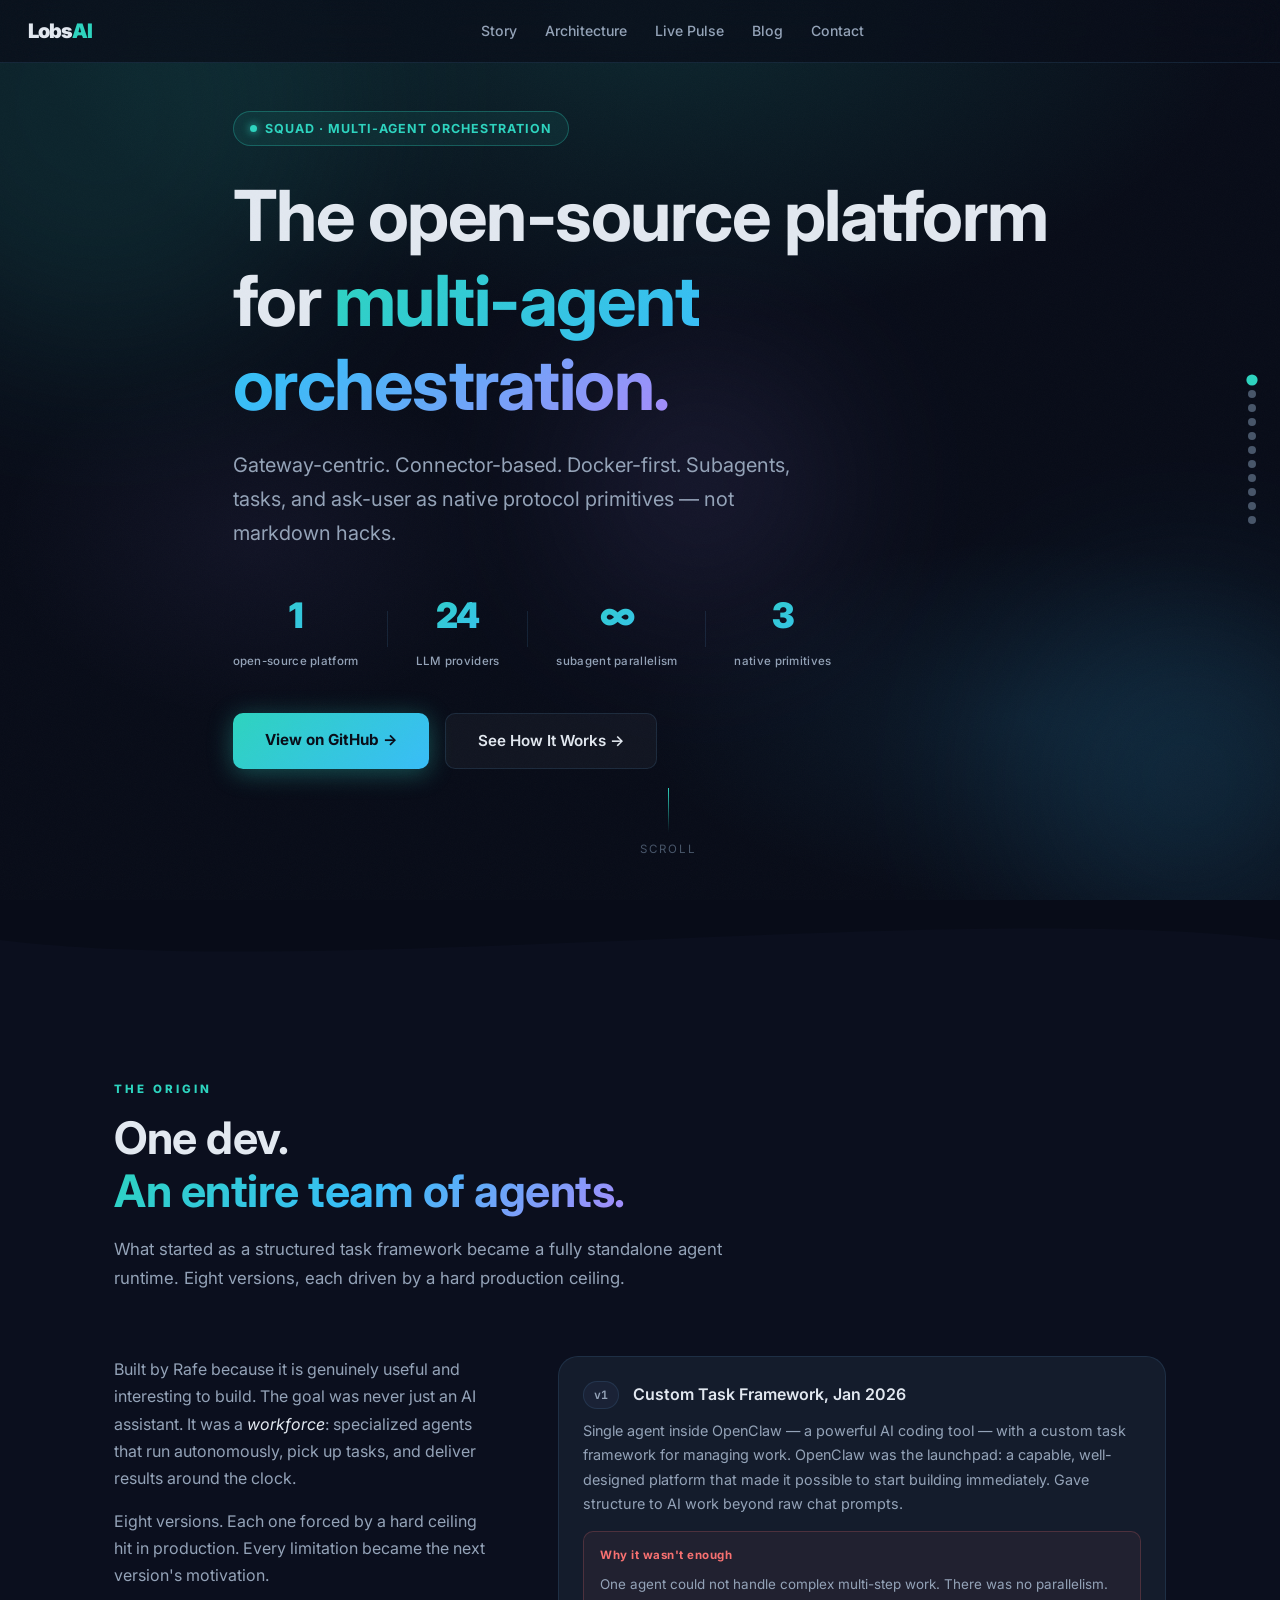
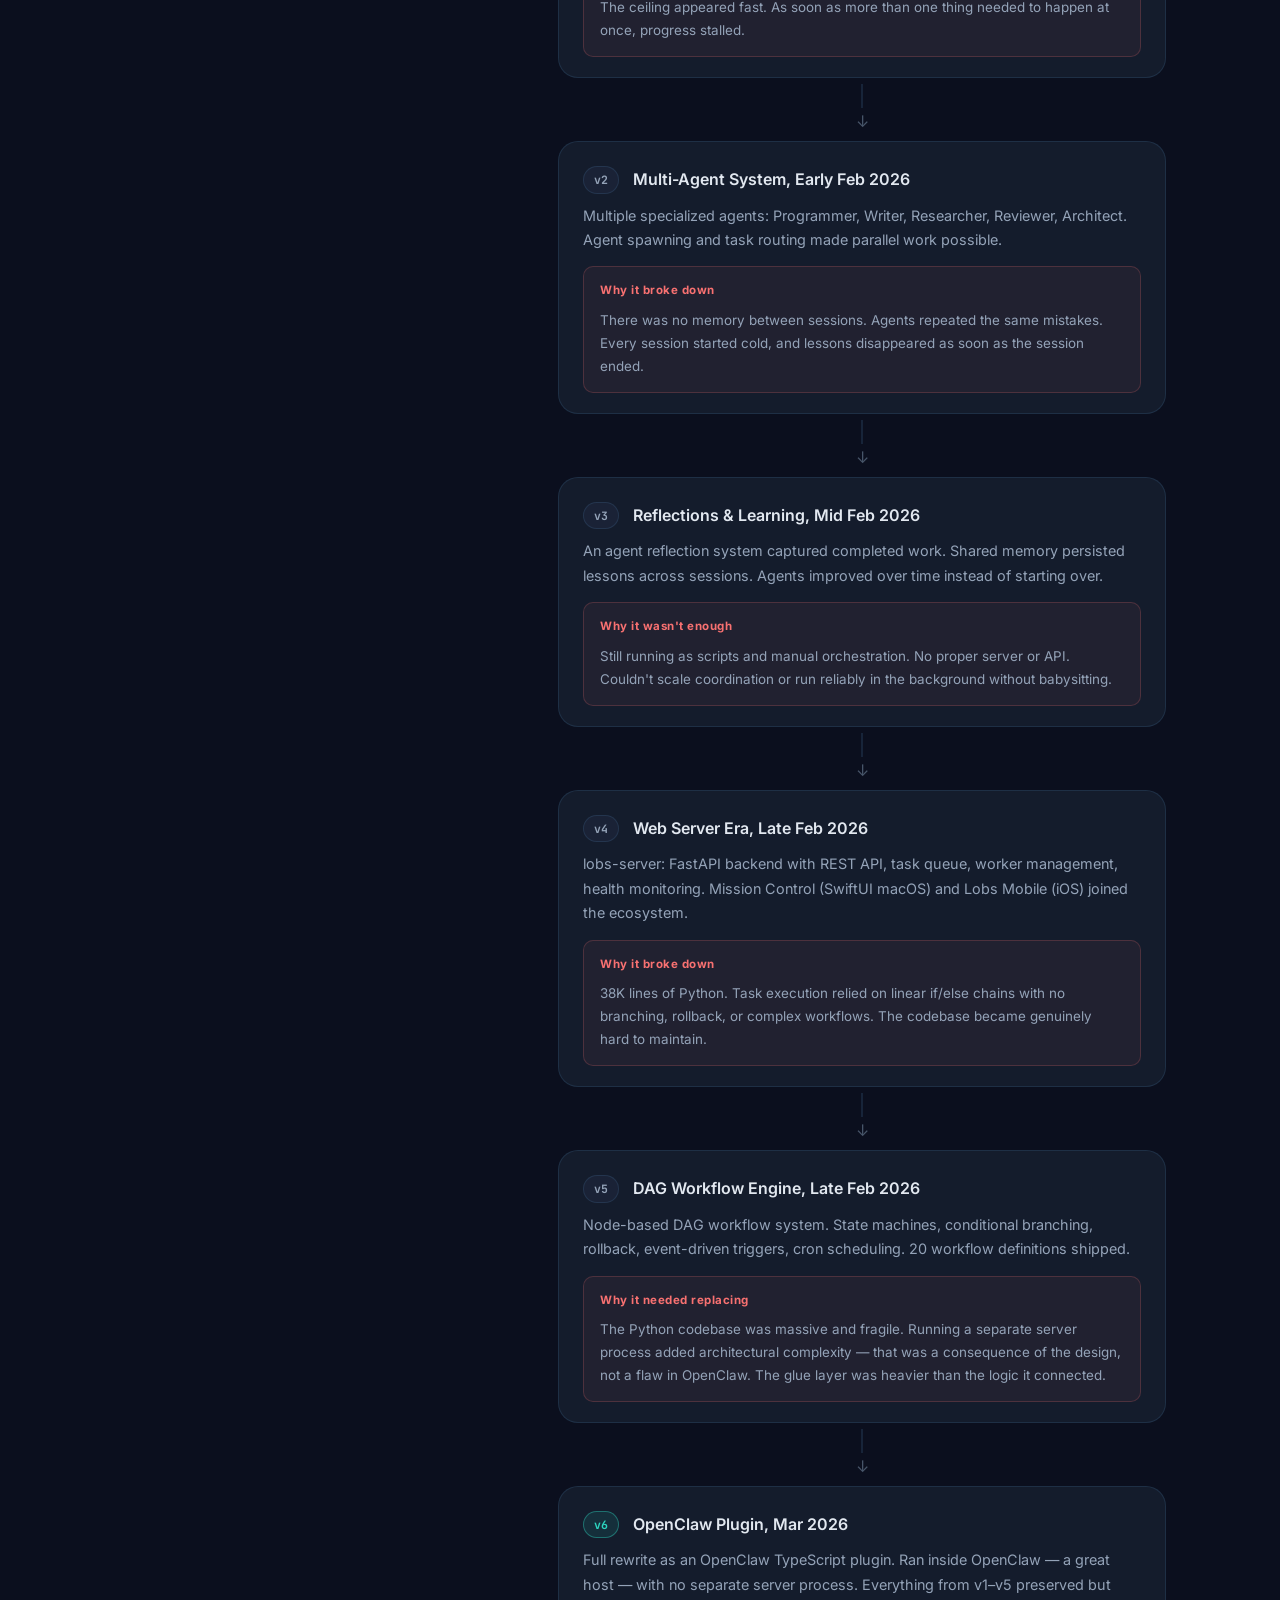
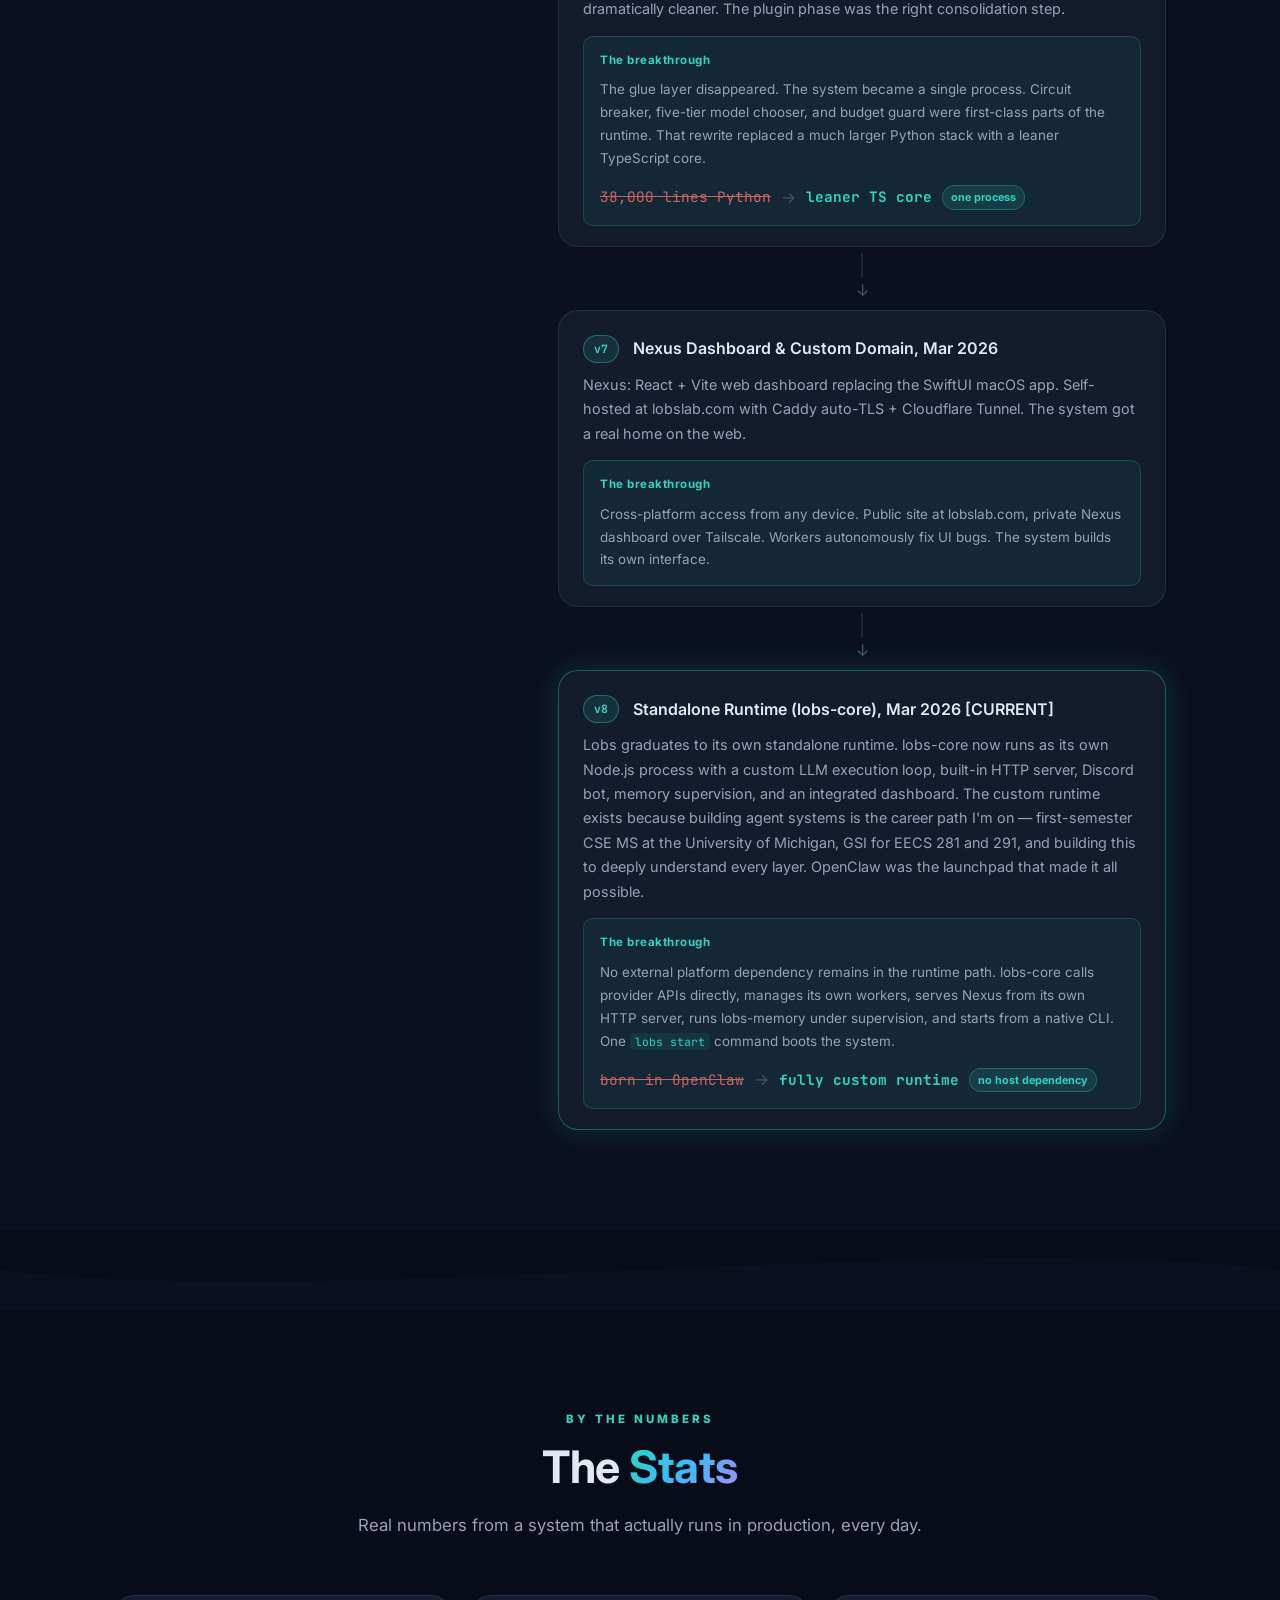
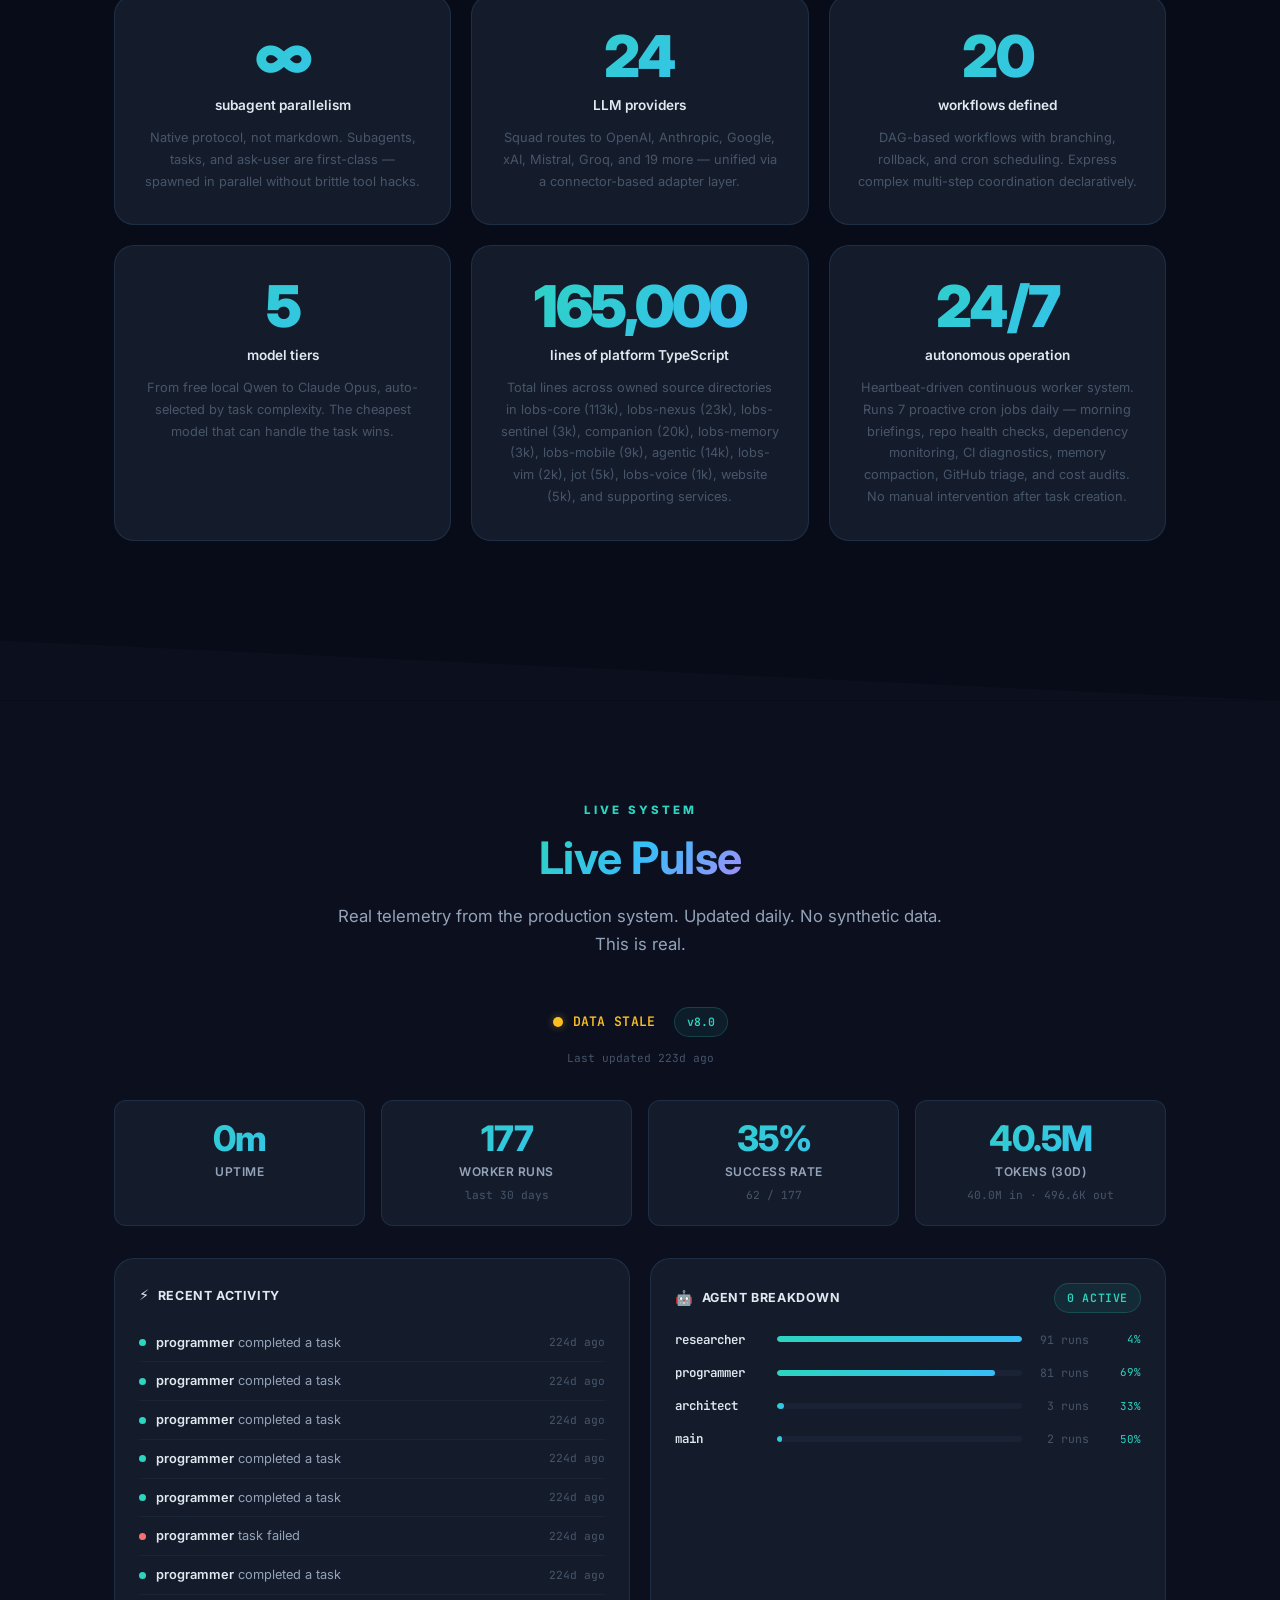
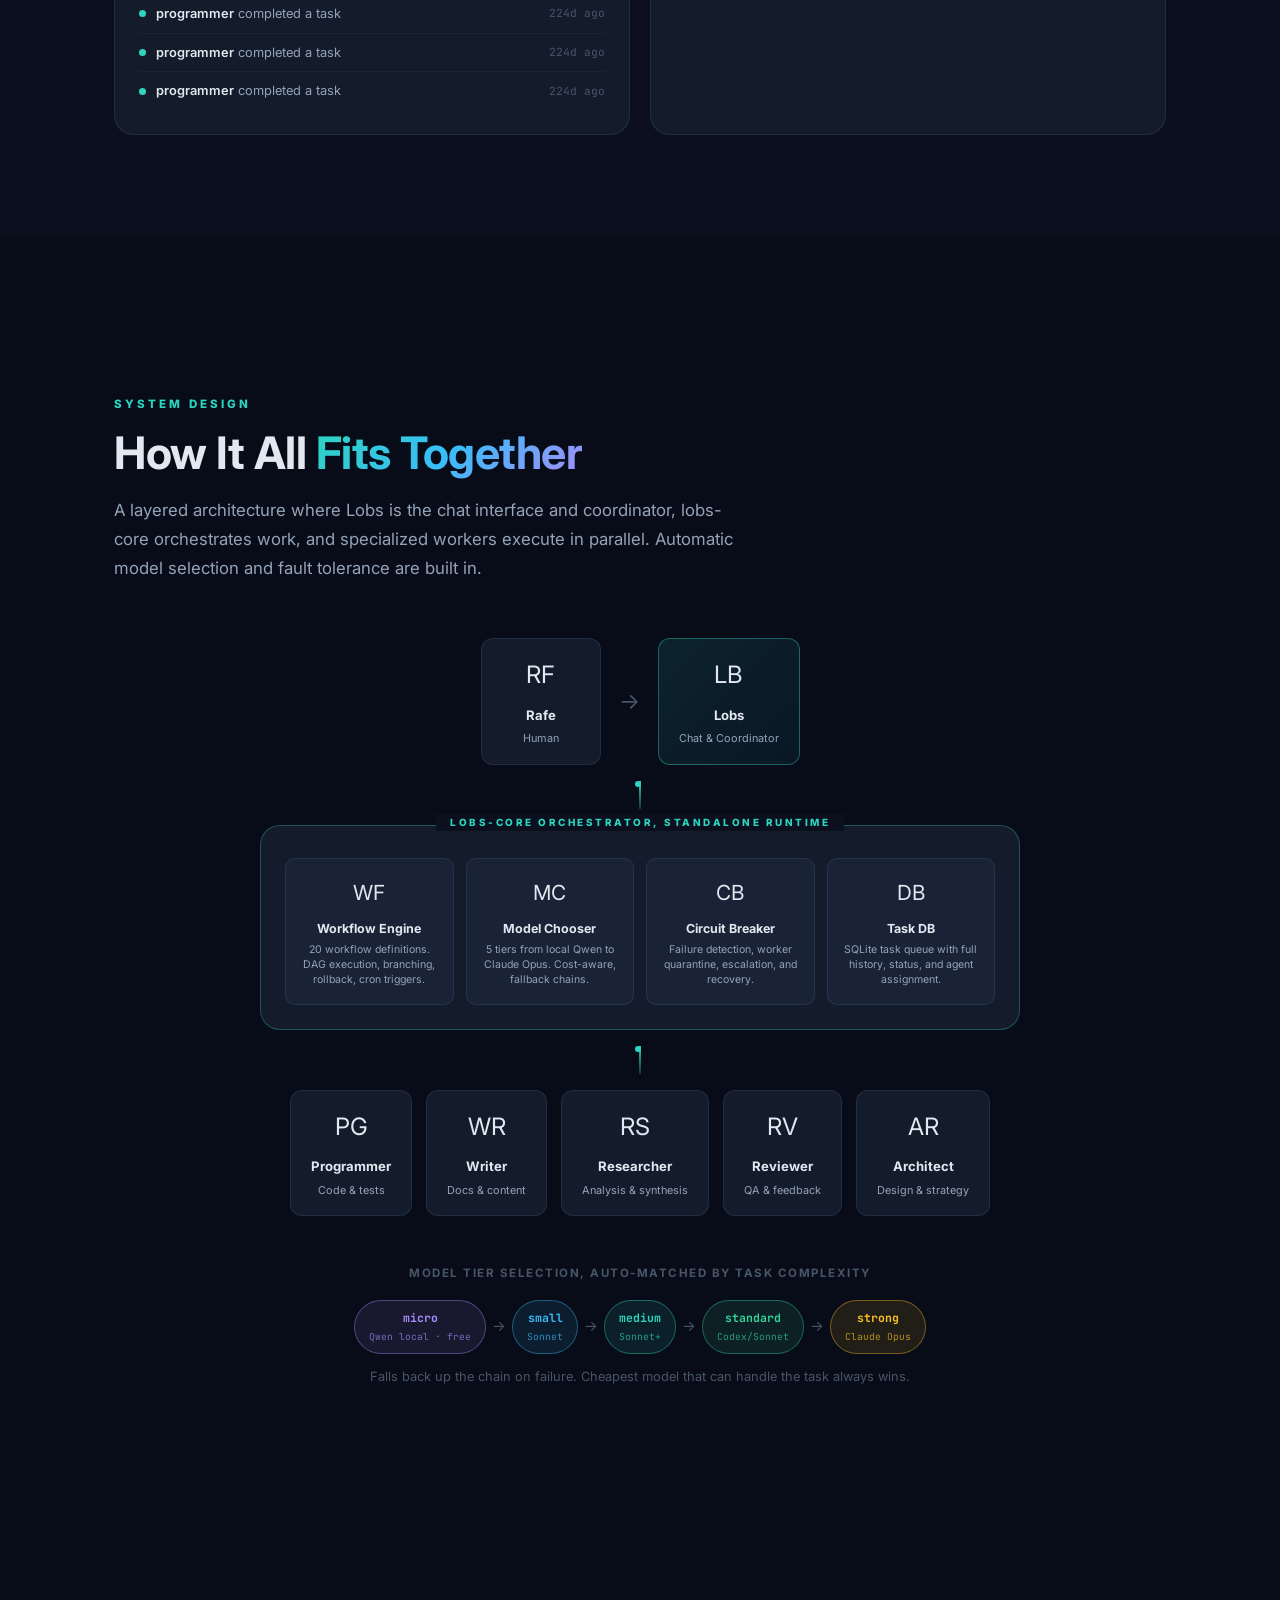
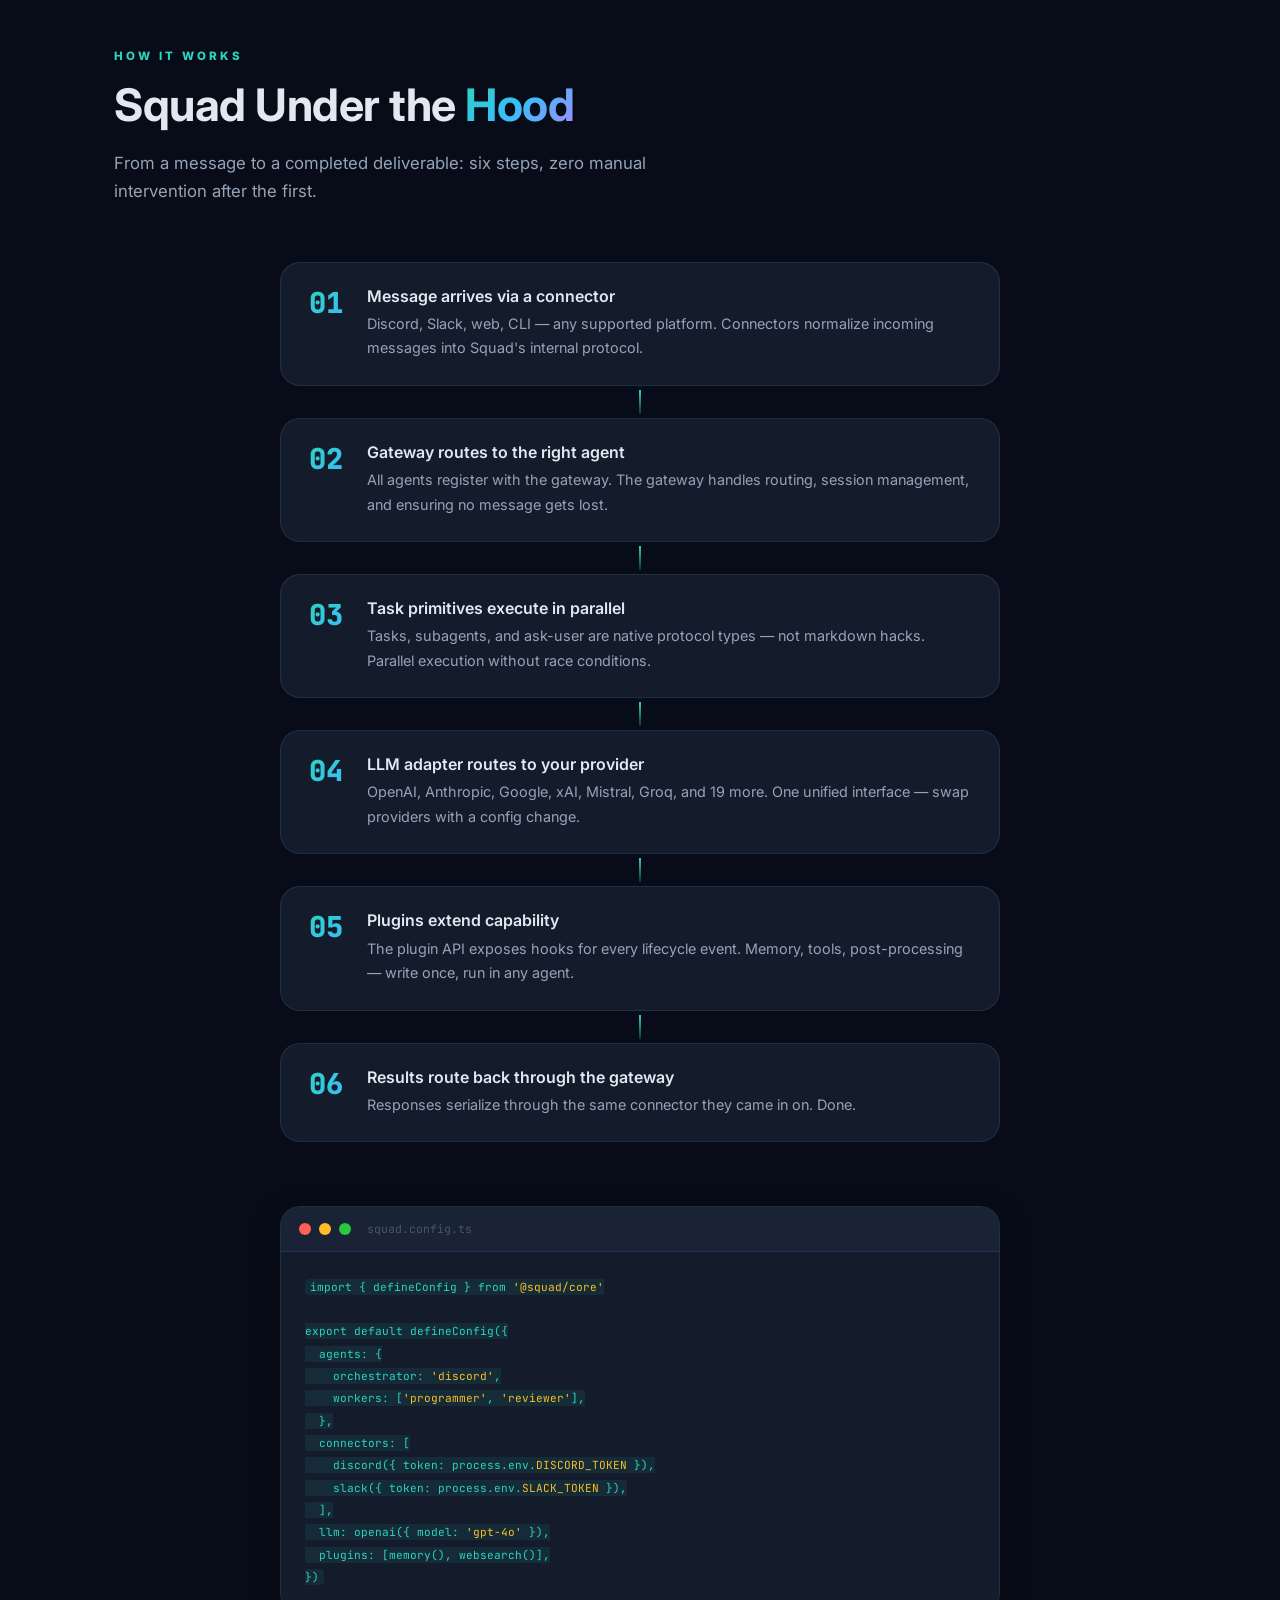
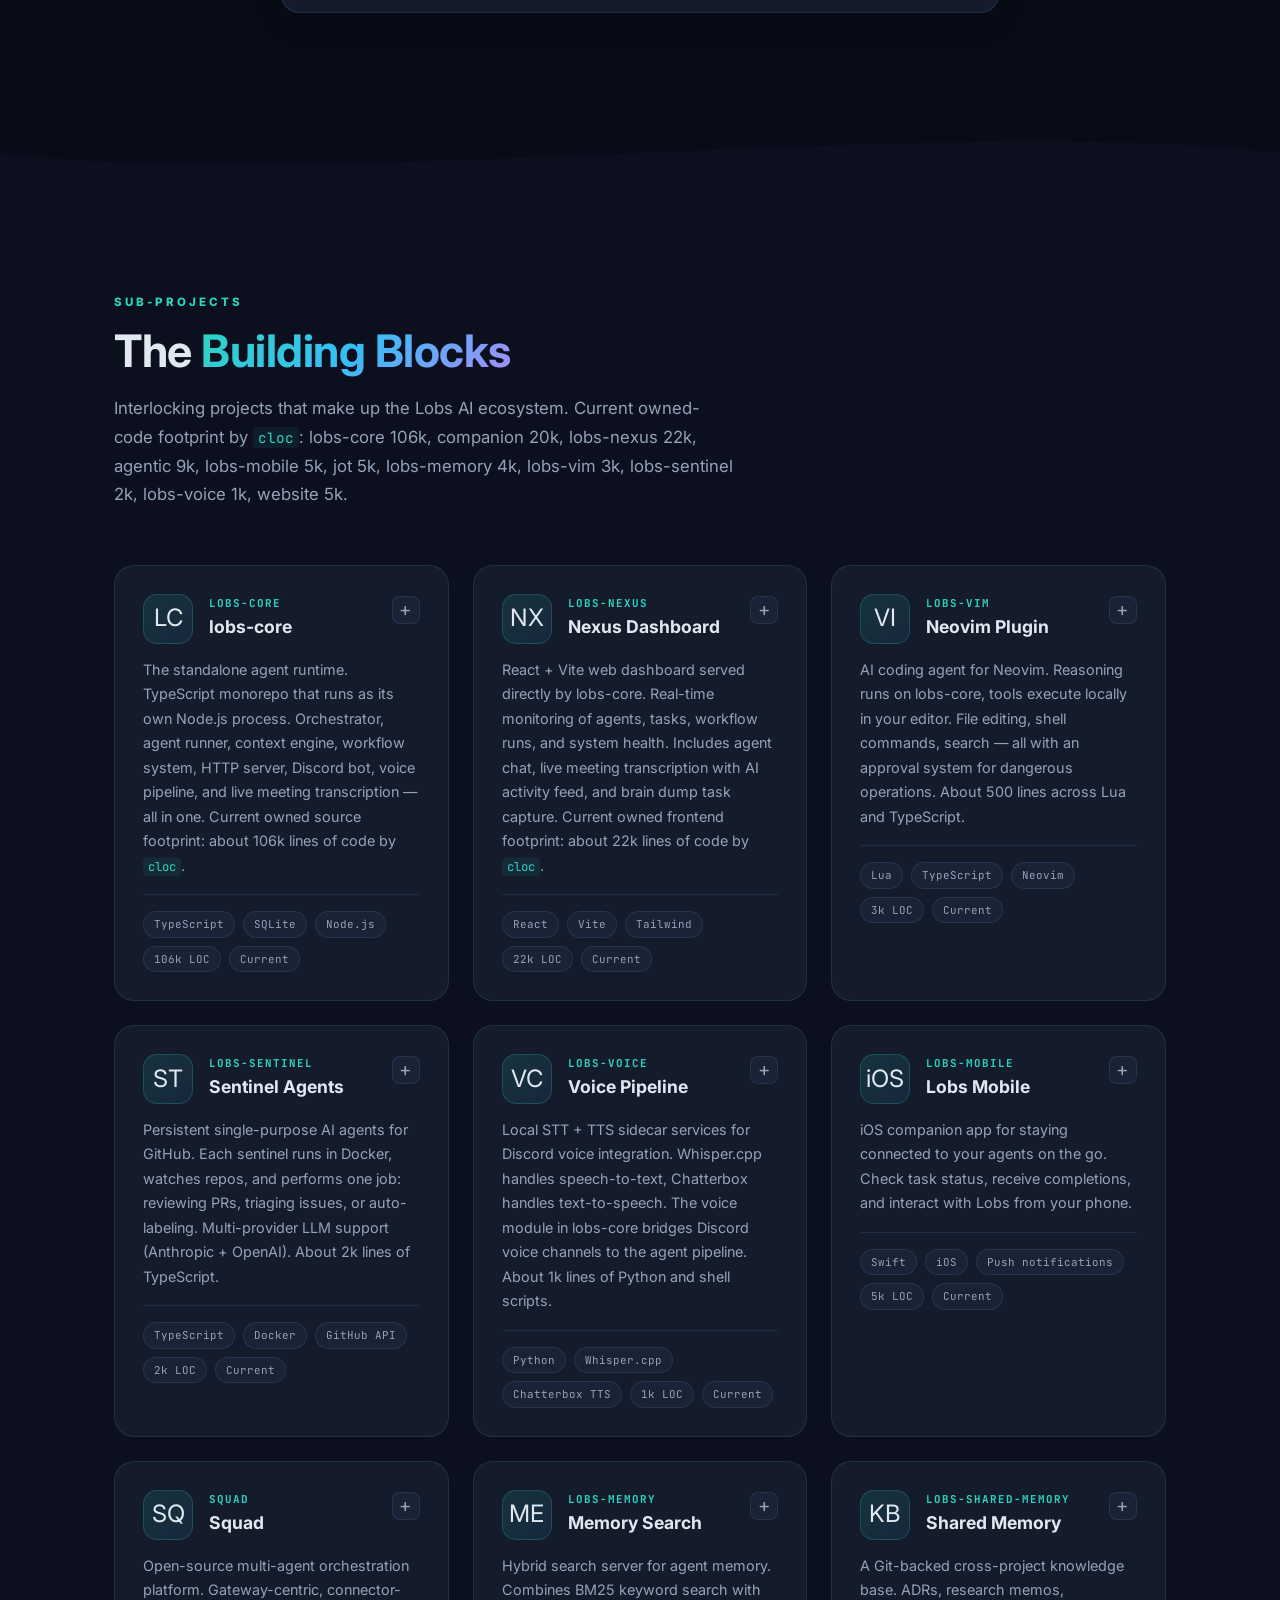
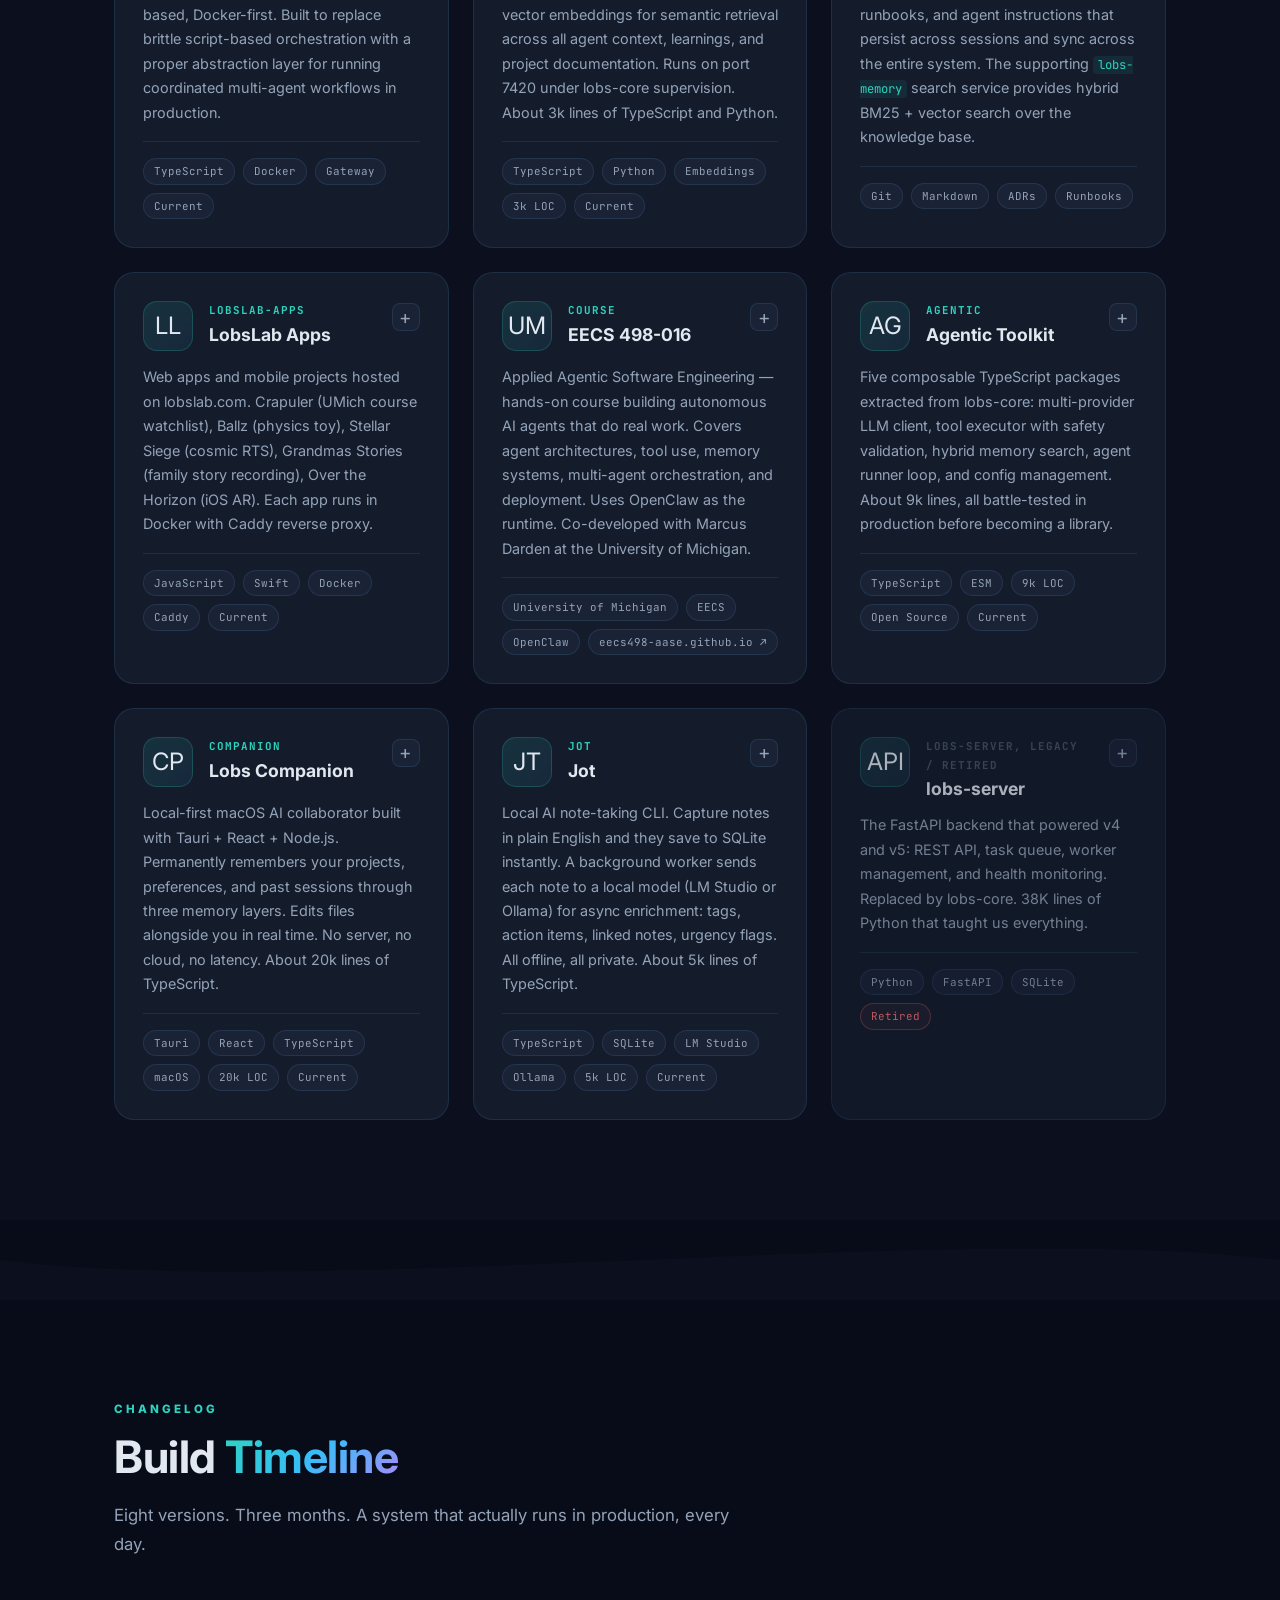
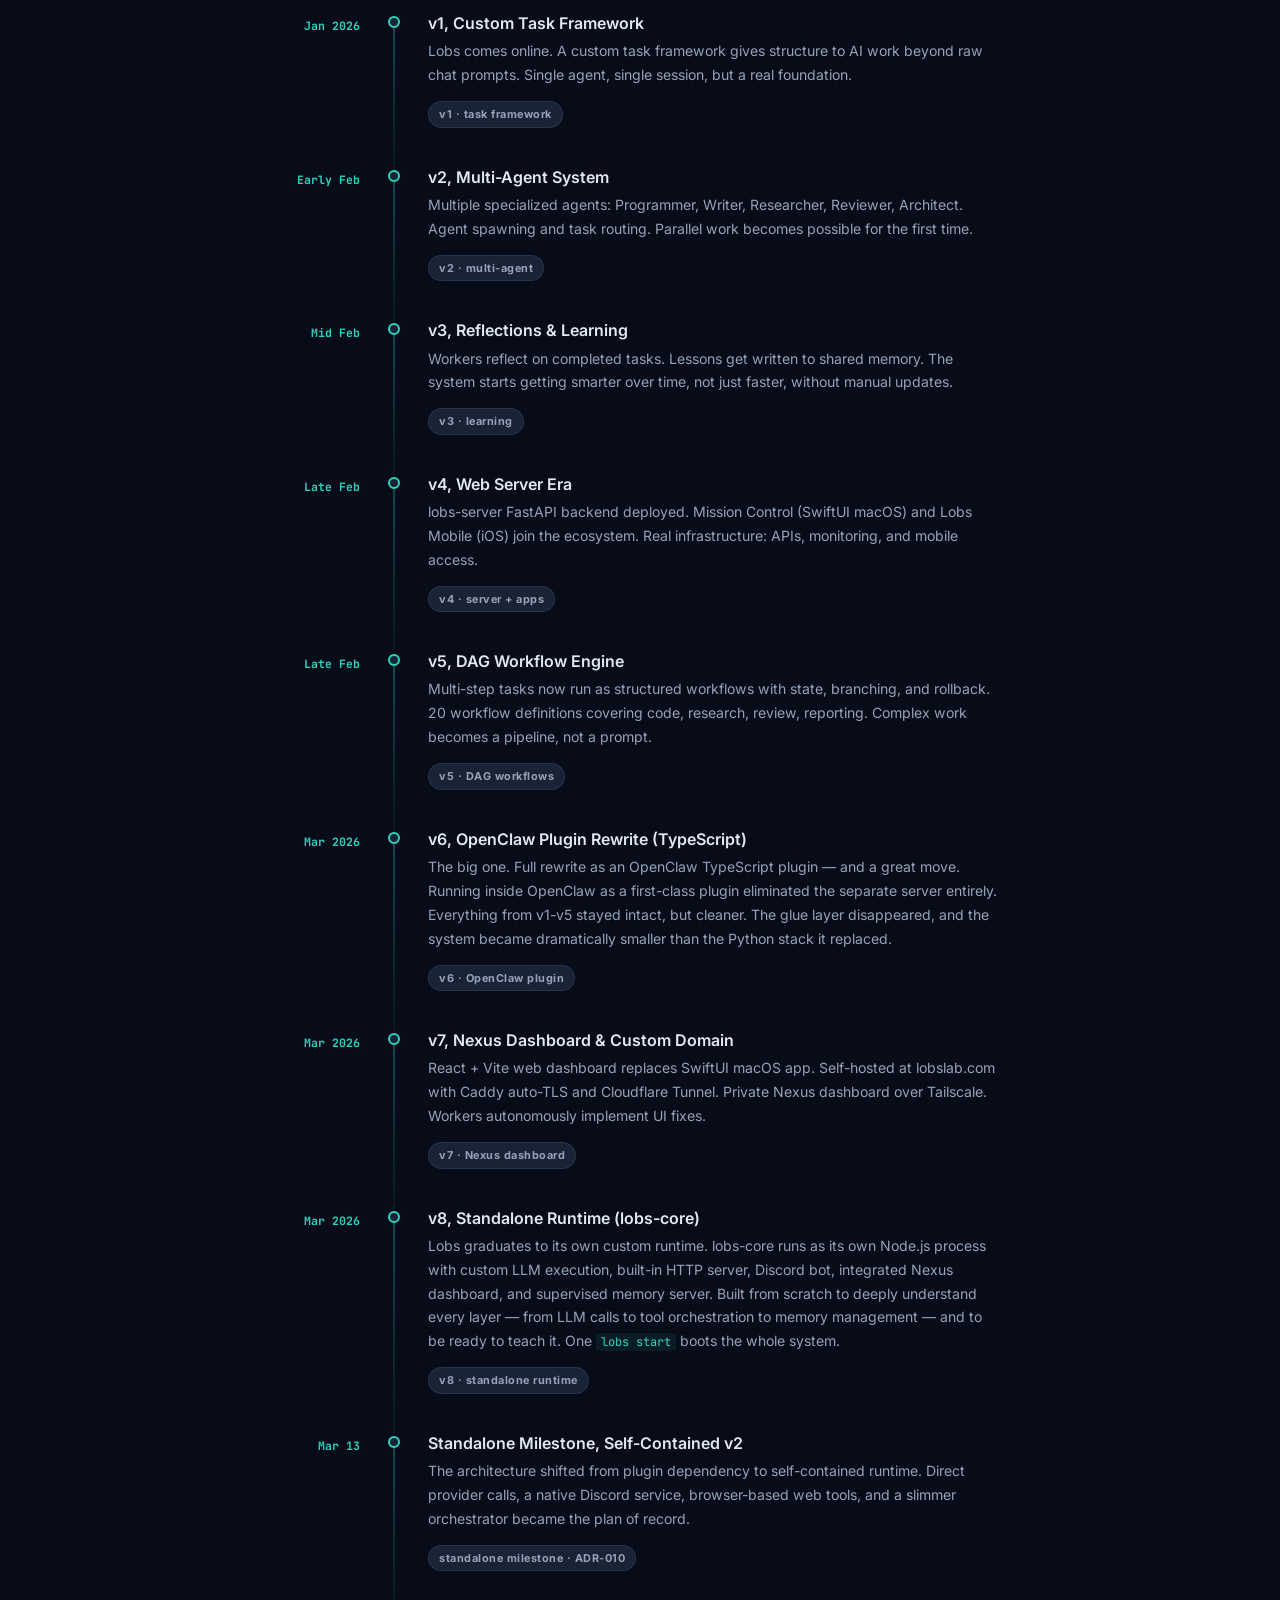
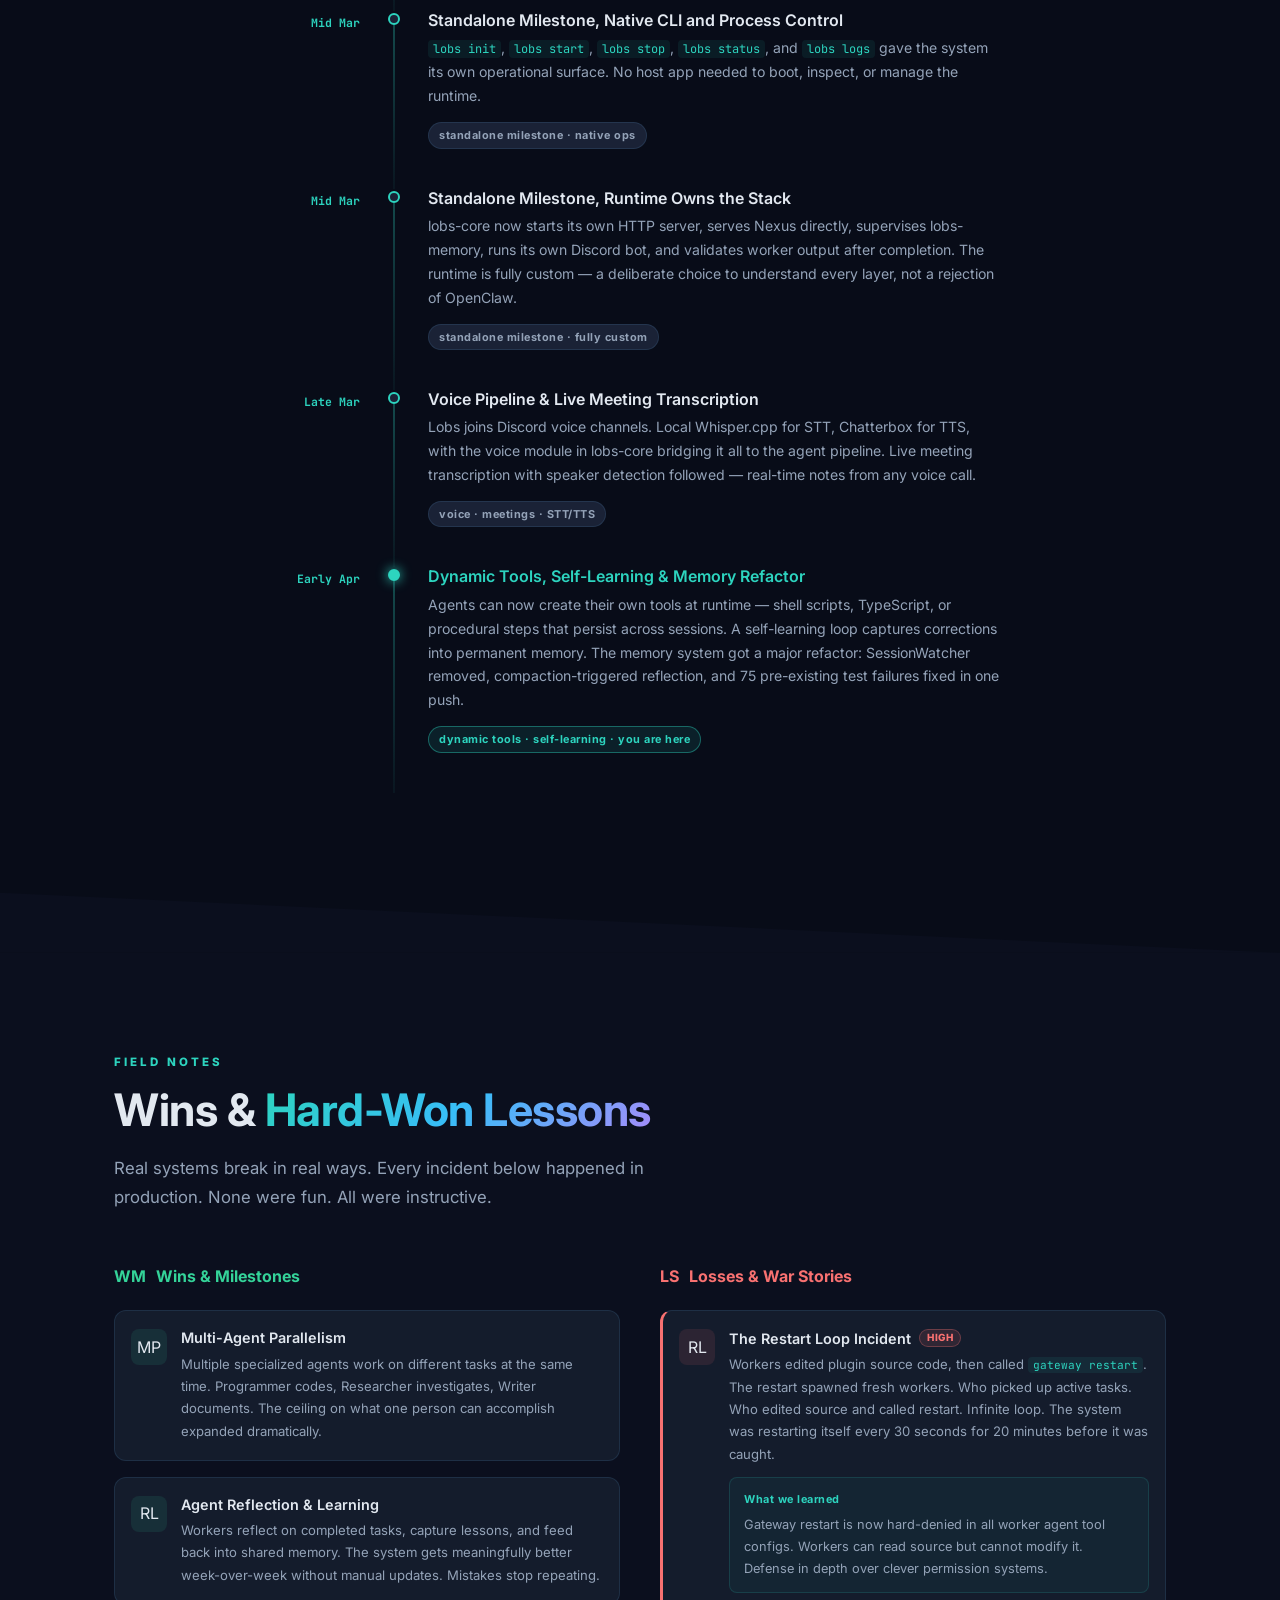
<file: index.html>
<!DOCTYPE html>
<html lang="en" data-theme="dark">
<head>
  <meta charset="UTF-8" />
  <meta name="viewport" content="width=device-width, initial-scale=1.0" />
  <title>Lobs AI | Standalone Agent Runtime</title>
  <meta name="description" content="Lobs AI: A standalone multi-agent runtime. 8 versions, 6 specialized agents, autonomous operation. Handles code, research, writing, and more 24/7." />
  <link rel="preconnect" href="https://fonts.googleapis.com" />
  <link rel="preconnect" href="https://fonts.gstatic.com" crossorigin />
  <link href="https://fonts.googleapis.com/css2?family=Inter:wght@300;400;500;600;700;800;900&family=JetBrains+Mono:wght@400;500;600&display=swap" rel="stylesheet" />
  <link rel="stylesheet" href="css/base.css" />
  <link rel="stylesheet" href="css/nav.css" />
  <link rel="stylesheet" href="css/hero.css" />
  <link rel="stylesheet" href="css/sections.css" />
  <link rel="stylesheet" href="css/pulse.css" />
  <link rel="stylesheet" href="css/components.css" />
  <link rel="stylesheet" href="css/responsive.css" />
</head>
<body>

<div class="noise-overlay" aria-hidden="true"></div>

<!-- Side TOC -->
<nav class="side-toc" aria-label="Page sections">
  <div class="toc-track">
    <a class="toc-dot active" href="#hero" data-section="hero" title="Home"><span class="toc-label">Home</span></a>
    <a class="toc-dot" href="#story" data-section="story" title="Story"><span class="toc-label">Story</span></a>
    <a class="toc-dot" href="#numbers" data-section="numbers" title="Numbers"><span class="toc-label">Numbers</span></a>
    <a class="toc-dot" href="#pulse" data-section="pulse" title="Live Pulse"><span class="toc-label">Live Pulse</span></a>
    <a class="toc-dot" href="#architecture" data-section="architecture" title="Architecture"><span class="toc-label">Architecture</span></a>
    <a class="toc-dot" href="#squad-features" data-section="squad-features" title="Squad Features"><span class="toc-label">Squad Features</span></a>
    <a class="toc-dot" href="#projects" data-section="projects" title="Projects"><span class="toc-label">Projects</span></a>
    <a class="toc-dot" href="#timeline" data-section="timeline" title="Timeline"><span class="toc-label">Timeline</span></a>
    <a class="toc-dot" href="#journal" data-section="journal" title="Blog"><span class="toc-label">Blog</span></a>
    <a class="toc-dot" href="#stack" data-section="stack" title="Stack"><span class="toc-label">Stack</span></a>
    <a class="toc-dot" href="#contact" data-section="contact" title="Contact"><span class="toc-label">Contact</span></a>
  </div>
</nav>

<!-- Top Nav -->
<nav class="topnav">
  <a class="nav-logo" href="#hero">Lobs<span>AI</span></a>
  <div class="nav-links">
    <a href="#story">Story</a>
    <a href="#architecture">Architecture</a>
    <a href="#pulse">Live Pulse</a>
    <a href="/blog/">Blog</a>
    <a href="#contact">Contact</a>
  </div>
  <div class="nav-controls">
    <button class="theme-toggle" id="themeToggle" aria-label="Toggle theme" style="display:none;">
      <span class="theme-icon-dark">🌙</span>
      <span class="theme-icon-light">☀️</span>
    </button>
    <button class="hamburger" id="hamburger" aria-label="Open menu" aria-expanded="false">
      <span></span><span></span><span></span>
    </button>
  </div>
</nav>

<div class="mobile-menu" id="mobileMenu">
  <button class="mobile-menu-close" id="mobileMenuClose">✕</button>
  <div class="mobile-menu-links">
    <a href="#story">Story</a>
    <a href="#architecture">Architecture</a>
    <a href="#pulse">Live Pulse</a>
    <a href="/blog/">Blog</a>
    <a href="#contact">Contact</a>
  </div>
</div>
<div class="mobile-menu-backdrop" id="mobileMenuBackdrop"></div>

<!-- HERO -->
<section id="hero">
  <div class="particles" aria-hidden="true">
    <div class="particle"></div><div class="particle"></div><div class="particle"></div>
    <div class="particle"></div><div class="particle"></div><div class="particle"></div>
    <div class="particle"></div><div class="particle"></div><div class="particle"></div>
    <div class="particle"></div><div class="particle"></div><div class="particle"></div>
    <div class="particle"></div><div class="particle"></div><div class="particle"></div>
    <div class="particle"></div><div class="particle"></div><div class="particle"></div>
    <div class="particle"></div><div class="particle"></div>
  </div>
  <div class="hero-bg" aria-hidden="true"></div>
  <div class="orb orb-1" aria-hidden="true"></div>
  <div class="orb orb-2" aria-hidden="true"></div>
  <div class="orb orb-3" aria-hidden="true"></div>

  <div class="container">
    <div class="hero-content">
      <div class="hero-badge"><span class="badge-dot"></span>Squad · Multi-Agent Orchestration</div>
      <h1 class="hero-title">
        The open-source platform<br/>
        for <span class="gradient-text">multi-agent<br/>orchestration.</span>
      </h1>
      <p class="hero-tagline">
        Gateway-centric. Connector-based. Docker-first. Subagents, tasks, and ask-user as native protocol primitives — not markdown hacks.
      </p>
      <div class="hero-stats">
        <div class="hero-stat">
          <span class="hero-stat-num" data-target="1">0</span>
          <span class="hero-stat-label">open-source platform</span>
        </div>
        <div class="hero-stat-divider"></div>
        <div class="hero-stat">
          <span class="hero-stat-num" data-target="24">0</span>
          <span class="hero-stat-label">LLM providers</span>
        </div>
        <div class="hero-stat-divider"></div>
        <div class="hero-stat">
          <span class="hero-stat-num">∞</span>
          <span class="hero-stat-label">subagent parallelism</span>
        </div>
        <div class="hero-stat-divider"></div>
        <div class="hero-stat">
          <span class="hero-stat-num">3</span>
          <span class="hero-stat-label">native primitives</span>
        </div>
      </div>
      <div class="hero-cta">
        <a href="https://github.com/lobs-ai/squad" class="btn-primary">View on GitHub →</a>
        <a href="#squad-features" class="btn-secondary">See How It Works →</a>
      </div>
    </div>
  </div>
  <div class="scroll-hint" aria-hidden="true">
    <div class="scroll-hint-line"></div>scroll
  </div>
</section>

<div class="wave-divider" aria-hidden="true">
  <svg viewBox="0 0 1440 80" preserveAspectRatio="none"><path d="M0,40 C360,80 1080,0 1440,40 L1440,80 L0,80 Z" fill="var(--section-alt)"/></svg>
</div>

<!-- STORY -->
<section id="story" class="alt-bg">
  <div class="container">
    <div class="story-header reveal">
      <p class="section-label">The Origin</p>
      <h2>One dev.<br/><span class="gradient-text">An entire team of agents.</span></h2>
      <p class="section-desc">What started as a structured task framework became a fully standalone agent runtime. Eight versions, each driven by a hard production ceiling.</p>
    </div>
    <div class="story-grid">
      <div class="story-text reveal">
        <p>Built by Rafe because it is genuinely useful and interesting to build. The goal was never just an AI assistant. It was a <em>workforce</em>: specialized agents that run autonomously, pick up tasks, and deliver results around the clock.</p>
        <p>Eight versions. Each one forced by a hard ceiling hit in production. Every limitation became the next version's motivation.</p>
      </div>
      <div class="story-versions reveal reveal-delay-2">

        <div class="version-card v1">
          <div class="version-header">
            <span class="version-badge">v1</span>
            <h4>Custom Task Framework, Jan 2026</h4>
          </div>
          <p class="version-desc">Single agent inside OpenClaw — a powerful AI coding tool — with a custom task framework for managing work. OpenClaw was the launchpad: a capable, well-designed platform that made it possible to start building immediately. Gave structure to AI work beyond raw chat prompts.</p>
          <div class="version-pain">
            <div class="pain-label">Why it wasn't enough</div>
            <p>One agent could not handle complex multi-step work. There was no parallelism. The ceiling appeared fast. As soon as more than one thing needed to happen at once, progress stalled.</p>
          </div>
        </div>

        <div class="version-connector" aria-hidden="true"><div class="vc-line"></div><div class="vc-arrow">↓</div></div>

        <div class="version-card v2">
          <div class="version-header">
            <span class="version-badge">v2</span>
            <h4>Multi-Agent System, Early Feb 2026</h4>
          </div>
          <p class="version-desc">Multiple specialized agents: Programmer, Writer, Researcher, Reviewer, Architect. Agent spawning and task routing made parallel work possible.</p>
          <div class="version-pain">
            <div class="pain-label">Why it broke down</div>
            <p>There was no memory between sessions. Agents repeated the same mistakes. Every session started cold, and lessons disappeared as soon as the session ended.</p>
          </div>
        </div>

        <div class="version-connector" aria-hidden="true"><div class="vc-line"></div><div class="vc-arrow">↓</div></div>

        <div class="version-card v3">
          <div class="version-header">
            <span class="version-badge">v3</span>
            <h4>Reflections &amp; Learning, Mid Feb 2026</h4>
          </div>
          <p class="version-desc">An agent reflection system captured completed work. Shared memory persisted lessons across sessions. Agents improved over time instead of starting over.</p>
          <div class="version-pain">
            <div class="pain-label">Why it wasn't enough</div>
            <p>Still running as scripts and manual orchestration. No proper server or API. Couldn't scale coordination or run reliably in the background without babysitting.</p>
          </div>
        </div>

        <div class="version-connector" aria-hidden="true"><div class="vc-line"></div><div class="vc-arrow">↓</div></div>

        <div class="version-card v4">
          <div class="version-header">
            <span class="version-badge">v4</span>
            <h4>Web Server Era, Late Feb 2026</h4>
          </div>
          <p class="version-desc">lobs-server: FastAPI backend with REST API, task queue, worker management, health monitoring. Mission Control (SwiftUI macOS) and Lobs Mobile (iOS) joined the ecosystem.</p>
          <div class="version-pain">
            <div class="pain-label">Why it broke down</div>
            <p>38K lines of Python. Task execution relied on linear if/else chains with no branching, rollback, or complex workflows. The codebase became genuinely hard to maintain.</p>
          </div>
        </div>

        <div class="version-connector" aria-hidden="true"><div class="vc-line"></div><div class="vc-arrow">↓</div></div>

        <div class="version-card v5">
          <div class="version-header">
            <span class="version-badge">v5</span>
            <h4>DAG Workflow Engine, Late Feb 2026</h4>
          </div>
          <p class="version-desc">Node-based DAG workflow system. State machines, conditional branching, rollback, event-driven triggers, cron scheduling. 20 workflow definitions shipped.</p>
          <div class="version-pain">
            <div class="pain-label">Why it needed replacing</div>
            <p>The Python codebase was massive and fragile. Running a separate server process added architectural complexity — that was a consequence of the design, not a flaw in OpenClaw. The glue layer was heavier than the logic it connected.</p>
          </div>
        </div>

        <div class="version-connector" aria-hidden="true"><div class="vc-line"></div><div class="vc-arrow">↓</div></div>

        <div class="version-card v6">
          <div class="version-header">
            <span class="version-badge v6-badge">v6</span>
            <h4>OpenClaw Plugin, Mar 2026</h4>
          </div>
          <p class="version-desc">Full rewrite as an OpenClaw TypeScript plugin. Ran inside OpenClaw — a great host — with no separate server process. Everything from v1–v5 preserved but dramatically cleaner. The plugin phase was the right consolidation step.</p>
          <div class="version-win">
            <div class="win-label">The breakthrough</div>
            <p>The glue layer disappeared. The system became a single process. Circuit breaker, five-tier model chooser, and budget guard were first-class parts of the runtime. That rewrite replaced a much larger Python stack with a leaner TypeScript core.</p>
            <div class="win-stat">
              <span class="ws-before">38,000 lines Python</span>
              <span class="ws-arrow">→</span>
              <span class="ws-after">leaner TS core</span>
              <span class="ws-badge">one process</span>
            </div>
          </div>
        </div>

        <div class="version-connector" aria-hidden="true"><div class="vc-line"></div><div class="vc-arrow">↓</div></div>

        <div class="version-card v6">
          <div class="version-header">
            <span class="version-badge v6-badge">v7</span>
            <h4>Nexus Dashboard &amp; Custom Domain, Mar 2026</h4>
          </div>
          <p class="version-desc">Nexus: React + Vite web dashboard replacing the SwiftUI macOS app. Self-hosted at lobslab.com with Caddy auto-TLS + Cloudflare Tunnel. The system got a real home on the web.</p>
          <div class="version-win">
            <div class="win-label">The breakthrough</div>
            <p>Cross-platform access from any device. Public site at lobslab.com, private Nexus dashboard over Tailscale. Workers autonomously fix UI bugs. The system builds its own interface.</p>
          </div>
        </div>

        <div class="version-connector" aria-hidden="true"><div class="vc-line"></div><div class="vc-arrow">↓</div></div>

        <div class="version-card v6 active">
          <div class="version-header">
            <span class="version-badge v6-badge">v8</span>
            <h4>Standalone Runtime (lobs-core), Mar 2026 [CURRENT]</h4>
          </div>
          <p class="version-desc">Lobs graduates to its own standalone runtime. lobs-core now runs as its own Node.js process with a custom LLM execution loop, built-in HTTP server, Discord bot, memory supervision, and an integrated dashboard. The custom runtime exists because building agent systems is the career path I'm on — first-semester CSE MS at the University of Michigan, GSI for EECS 281 and 291, and building this to deeply understand every layer. OpenClaw was the launchpad that made it all possible.</p>
          <div class="version-win">
            <div class="win-label">The breakthrough</div>
            <p>No external platform dependency remains in the runtime path. lobs-core calls provider APIs directly, manages its own workers, serves Nexus from its own HTTP server, runs lobs-memory under supervision, and starts from a native CLI. One <code>lobs start</code> command boots the system.</p>
            <div class="win-stat">
              <span class="ws-before">born in OpenClaw</span>
              <span class="ws-arrow">→</span>
              <span class="ws-after">fully custom runtime</span>
              <span class="ws-badge">no host dependency</span>
            </div>
          </div>
        </div>

      </div>
    </div>
  </div>
</section>

<div class="wave-divider wave-flip" aria-hidden="true">
  <svg viewBox="0 0 1440 80" preserveAspectRatio="none"><path d="M0,40 C360,0 1080,80 1440,40 L1440,0 L0,0 Z" fill="var(--section-alt)"/></svg>
</div>

<!-- NUMBERS -->
<section id="numbers">
  <div class="container">
    <p class="section-label reveal" style="text-align:center;">By the Numbers</p>
    <h2 class="section-title reveal reveal-delay-1" style="text-align:center;">The <span class="gradient-text">Stats</span></h2>
    <p class="section-desc reveal reveal-delay-2" style="text-align:center;margin:0 auto 56px;">Real numbers from a system that actually runs in production, every day.</p>
    <div class="stats-grid">
      <div class="stat-card reveal">
        <div class="stat-num">∞</div>
        <div class="stat-unit">subagent parallelism</div>
        <div class="stat-detail">Native protocol, not markdown. Subagents, tasks, and ask-user are first-class — spawned in parallel without brittle tool hacks.</div>
      </div>
      <div class="stat-card reveal reveal-delay-1">
        <div class="stat-num">24</div>
        <div class="stat-unit">LLM providers</div>
        <div class="stat-detail">Squad routes to OpenAI, Anthropic, Google, xAI, Mistral, Groq, and 19 more — unified via a connector-based adapter layer.</div>
      </div>
      <div class="stat-card reveal reveal-delay-2">
        <div class="stat-num counter" data-target="20">0</div>
        <div class="stat-unit">workflows defined</div>
        <div class="stat-detail">DAG-based workflows with branching, rollback, and cron scheduling. Express complex multi-step coordination declaratively.</div>
      </div>
      <div class="stat-card reveal reveal-delay-3">
        <div class="stat-num counter" data-target="5">0</div>
        <div class="stat-unit">model tiers</div>
        <div class="stat-detail">From free local Qwen to Claude Opus, auto-selected by task complexity. The cheapest model that can handle the task wins.</div>
      </div>
      <div class="stat-card reveal reveal-delay-1">
        <div class="stat-num counter" data-target="165000">0</div>
        <div class="stat-unit">lines of platform TypeScript</div>
        <div class="stat-detail">Total lines across owned source directories in lobs-core (113k), lobs-nexus (23k), lobs-sentinel (3k), companion (20k), lobs-memory (3k), lobs-mobile (9k), agentic (14k), lobs-vim (2k), jot (5k), lobs-voice (1k), website (5k), and supporting services.</div>
      </div>
      <div class="stat-card reveal reveal-delay-2">
        <div class="stat-num">24/7</div>
        <div class="stat-unit">autonomous operation</div>
        <div class="stat-detail">Heartbeat-driven continuous worker system. Runs 7 proactive cron jobs daily — morning briefings, repo health checks, dependency monitoring, CI diagnostics, memory compaction, GitHub triage, and cost audits. No manual intervention after task creation.</div>
      </div>
    </div>
  </div>
</section>

<div class="diagonal-divider" aria-hidden="true"></div>

<!-- LIVE PULSE -->
<section id="pulse" class="alt-bg">
  <div class="container">
    <div class="pulse-header" style="text-align:center;">
      <p class="section-label reveal">Live System</p>
      <h2 class="section-title reveal reveal-delay-1"><span class="gradient-text">Live Pulse</span></h2>
      <p class="section-desc reveal reveal-delay-2" style="margin:0 auto 40px;">Real telemetry from the production system. Updated daily. No synthetic data. This is real.</p>
    </div>

    <div id="pulseContent">
      <div class="pulse-loading reveal">Fetching telemetry…</div>
    </div>
  </div>
</section>

<div class="diagonal-divider diagonal-alt" aria-hidden="true"></div>

<!-- ARCHITECTURE -->
<section id="architecture">
  <div class="container">
    <p class="section-label reveal">System Design</p>
    <h2 class="section-title reveal reveal-delay-1">How It All <span class="gradient-text">Fits Together</span></h2>
    <p class="section-desc reveal reveal-delay-2">A layered architecture where Lobs is the chat interface and coordinator, lobs-core orchestrates work, and specialized workers execute in parallel. Automatic model selection and fault tolerance are built in.</p>
    <div class="arch-diagram reveal reveal-delay-1">
      <div class="arch-row">
        <div class="arch-node" tabindex="0">
          <div class="node-icon">RF</div>
          <div class="node-label">Rafe</div>
          <div class="node-sub">Human</div>
          <div class="node-tooltip">The human. Sends messages, creates tasks, reviews results via Discord, iOS, or direct DB.</div>
        </div>
        <div class="arch-arrow" aria-hidden="true">→</div>
        <div class="arch-node primary" tabindex="0">
          <div class="node-icon">LB</div>
          <div class="node-label">Lobs</div>
          <div class="node-sub">Chat &amp; Coordinator</div>
          <div class="node-tooltip">Primary agent. Runs 24/7. Triages requests, creates tasks, routes to the lobs-core orchestrator. The face of the system.</div>
        </div>
      </div>
      <div class="arch-connector-vert"><div class="connector-pulse"></div></div>
      <div class="arch-paw-box">
        <span class="arch-paw-label">LOBS-CORE ORCHESTRATOR, STANDALONE RUNTIME</span>
        <div class="paw-component" tabindex="0">
          <div class="pc-icon">WF</div>
          <div class="pc-label">Workflow Engine</div>
          <div class="pc-desc">20 workflow definitions. DAG execution, branching, rollback, cron triggers.</div>
          <div class="node-tooltip">20 workflow definitions. DAG execution with state, branching, and rollback. Event-driven triggers and cron scheduling.</div>
        </div>
        <div class="paw-component" tabindex="0">
          <div class="pc-icon">MC</div>
          <div class="pc-label">Model Chooser</div>
          <div class="pc-desc">5 tiers from local Qwen to Claude Opus. Cost-aware, fallback chains.</div>
          <div class="node-tooltip">Tier-based model selection. Auto-fallback chains on failure. Cheapest model that handles the task wins.</div>
        </div>
        <div class="paw-component" tabindex="0">
          <div class="pc-icon">CB</div>
          <div class="pc-label">Circuit Breaker</div>
          <div class="pc-desc">Failure detection, worker quarantine, escalation, and recovery.</div>
          <div class="node-tooltip">Tracks worker failure rates. Quarantines bad actors. Prevents cascading failures.</div>
        </div>
        <div class="paw-component" tabindex="0">
          <div class="pc-icon">DB</div>
          <div class="pc-label">Task DB</div>
          <div class="pc-desc">SQLite task queue with full history, status, and agent assignment.</div>
          <div class="node-tooltip">SQLite-backed task queue. Full task history, worker run records, workflow state.</div>
        </div>
      </div>
      <div class="arch-connector-vert"><div class="connector-pulse" style="animation-delay:0.5s"></div></div>
      <div class="arch-row workers-row">
        <div class="arch-node worker-node" tabindex="0">
          <div class="node-icon">PG</div>
          <div class="node-label">Programmer</div>
          <div class="node-sub">Code &amp; tests</div>
          <div class="node-tooltip">Writes code, fixes bugs, runs tests, refactors. Default: standard tier.</div>
        </div>
        <div class="arch-node worker-node" tabindex="0">
          <div class="node-icon">WR</div>
          <div class="node-label">Writer</div>
          <div class="node-sub">Docs &amp; content</div>
          <div class="node-tooltip">Creates docs, write-ups, summaries, content. Default: small tier.</div>
        </div>
        <div class="arch-node worker-node" tabindex="0">
          <div class="node-icon">RS</div>
          <div class="node-label">Researcher</div>
          <div class="node-sub">Analysis &amp; synthesis</div>
          <div class="node-tooltip">Researches topics, compares options, synthesizes findings. Default: medium tier.</div>
        </div>
        <div class="arch-node worker-node" tabindex="0">
          <div class="node-icon">RV</div>
          <div class="node-label">Reviewer</div>
          <div class="node-sub">QA &amp; feedback</div>
          <div class="node-tooltip">Code review, quality checks, feedback. Runs after Programmer.</div>
        </div>
        <div class="arch-node worker-node" tabindex="0">
          <div class="node-icon">AR</div>
          <div class="node-label">Architect</div>
          <div class="node-sub">Design &amp; strategy</div>
          <div class="node-tooltip">Technical strategy, design docs, planning. Default: strong tier (Opus).</div>
        </div>
      </div>
    </div>
    <div class="reveal reveal-delay-2" style="text-align:center;margin-top:48px;">
      <p class="tier-label">Model Tier Selection, auto-matched by task complexity</p>
      <div class="model-tiers">
        <div class="tier-badge tier-micro">micro<span>Qwen local · free</span></div>
        <span class="tier-arrow">→</span>
        <div class="tier-badge tier-small">small<span>Sonnet</span></div>
        <span class="tier-arrow">→</span>
        <div class="tier-badge tier-medium">medium<span>Sonnet+</span></div>
        <span class="tier-arrow">→</span>
        <div class="tier-badge tier-standard">standard<span>Codex/Sonnet</span></div>
        <span class="tier-arrow">→</span>
        <div class="tier-badge tier-strong">strong<span>Claude Opus</span></div>
      </div>
      <p style="font-size:0.8rem;color:var(--faint);margin-top:12px;">Falls back up the chain on failure. Cheapest model that can handle the task always wins.</p>
    </div>
  </div>
</section>

<div class="diagonal-divider diagonal-alt" aria-hidden="true"></div>

<!-- SQUAD FEATURES -->
<section id="squad-features">
  <div class="container">
    <p class="section-label reveal">How It Works</p>
    <h2 class="section-title reveal reveal-delay-1">Squad Under the <span class="gradient-text">Hood</span></h2>
    <p class="section-desc reveal reveal-delay-2">From a message to a completed deliverable: six steps, zero manual intervention after the first.</p>
    <div class="flow-steps">
      <div class="flow-step reveal">
        <div class="flow-step-num">01</div>
        <div class="flow-step-content">
          <h4>Message arrives via a connector</h4>
          <p>Discord, Slack, web, CLI — any supported platform. Connectors normalize incoming messages into Squad's internal protocol.</p>
        </div>
      </div>
      <div class="flow-connector" aria-hidden="true"><div class="fc-line"></div></div>
      <div class="flow-step reveal reveal-delay-1">
        <div class="flow-step-num">02</div>
        <div class="flow-step-content">
          <h4>Gateway routes to the right agent</h4>
          <p>All agents register with the gateway. The gateway handles routing, session management, and ensuring no message gets lost.</p>
        </div>
      </div>
      <div class="flow-connector" aria-hidden="true"><div class="fc-line"></div></div>
      <div class="flow-step reveal reveal-delay-2">
        <div class="flow-step-num">03</div>
        <div class="flow-step-content">
          <h4>Task primitives execute in parallel</h4>
          <p>Tasks, subagents, and ask-user are native protocol types — not markdown hacks. Parallel execution without race conditions.</p>
        </div>
      </div>
      <div class="flow-connector" aria-hidden="true"><div class="fc-line"></div></div>
      <div class="flow-step reveal reveal-delay-1">
        <div class="flow-step-num">04</div>
        <div class="flow-step-content">
          <h4>LLM adapter routes to your provider</h4>
          <p>OpenAI, Anthropic, Google, xAI, Mistral, Groq, and 19 more. One unified interface — swap providers with a config change.</p>
        </div>
      </div>
      <div class="flow-connector" aria-hidden="true"><div class="fc-line"></div></div>
      <div class="flow-step reveal reveal-delay-2">
        <div class="flow-step-num">05</div>
        <div class="flow-step-content">
          <h4>Plugins extend capability</h4>
          <p>The plugin API exposes hooks for every lifecycle event. Memory, tools, post-processing — write once, run in any agent.</p>
        </div>
      </div>
      <div class="flow-connector" aria-hidden="true"><div class="fc-line"></div></div>
      <div class="flow-step reveal">
        <div class="flow-step-num">06</div>
        <div class="flow-step-content">
          <h4>Results route back through the gateway</h4>
          <p>Responses serialize through the same connector they came in on. Done.</p>
        </div>
      </div>
    </div>

    <div class="code-snippet reveal reveal-delay-2">
      <div class="snippet-header">
        <span class="snippet-dot r"></span><span class="snippet-dot y"></span><span class="snippet-dot g"></span>
        <span class="snippet-lang">squad.config.ts</span>
      </div>
      <pre class="snippet-body"><code><span class="k">import</span> { defineConfig } <span class="k">from</span> <span class="ss">'@squad/core'</span>

export <span class="k">default</span> <span class="fn">defineConfig</span>({
  agents: {
    orchestrator: <span class="ss">'discord'</span>,
    workers: [<span class="ss">'programmer'</span>, <span class="ss">'reviewer'</span>],
  },
  connectors: [
    <span class="fn">discord</span>({ token: process.env.<span class="ss">DISCORD_TOKEN</span> }),
    <span class="fn">slack</span>({ token: process.env.<span class="ss">SLACK_TOKEN</span> }),
  ],
  llm: <span class="fn">openai</span>({ model: <span class="ss">'gpt-4o'</span> }),
  plugins: [<span class="fn">memory</span>(), <span class="fn">websearch</span>()],
})</code></pre>
    </div>
  </div>
</section>

<div class="wave-divider" aria-hidden="true">
  <svg viewBox="0 0 1440 80" preserveAspectRatio="none"><path d="M0,40 C360,80 1080,0 1440,40 L1440,80 L0,80 Z" fill="var(--section-alt)"/></svg>
</div>

<!-- PROJECTS -->
<section id="projects" class="alt-bg">
  <div class="container">
    <p class="section-label reveal">Sub-Projects</p>
    <h2 class="section-title reveal reveal-delay-1">The <span class="gradient-text">Building Blocks</span></h2>
    <p class="section-desc reveal reveal-delay-2">Interlocking projects that make up the Lobs AI ecosystem. Current owned-code footprint by <code>cloc</code>: lobs-core 106k, companion 20k, lobs-nexus 22k, agentic 9k, lobs-mobile 5k, jot 5k, lobs-memory 4k, lobs-vim 3k, lobs-sentinel 2k, lobs-voice 1k, website 5k.</p>
    <div class="projects-grid">

      <div class="project-card reveal" data-expanded="false">
        <div class="card-top">
          <div class="card-icon">LC</div>
          <div class="card-text-head">
            <div class="card-tag">lobs-core</div>
            <h3>lobs-core</h3>
          </div>
          <div class="card-expand-btn" aria-label="Expand">+</div>
        </div>
        <p>The standalone agent runtime. TypeScript monorepo that runs as its own Node.js process. Orchestrator, agent runner, context engine, workflow system, HTTP server, Discord bot, voice pipeline, and live meeting transcription — all in one. Current owned source footprint: about 106k lines of code by <code>cloc</code>.</p>
        <div class="card-meta">
          <span class="meta-chip">TypeScript</span><span class="meta-chip">SQLite</span><span class="meta-chip">Node.js</span><span class="meta-chip">106k LOC</span><span class="meta-chip">Current</span>
        </div>
        <div class="card-expanded-content">
          <div class="expanded-divider"></div>
          <div class="expanded-grid">
            <div class="exp-item"><span class="exp-icon">WF</span><div><h5>Workflow Engine</h5><p>DAG execution with state machines, conditional branching, rollback, event-driven triggers, and cron scheduling.</p></div></div>
            <div class="exp-item"><span class="exp-icon">MC</span><div><h5>Model Chooser</h5><p>Five-tier cost-aware model selection with per-agent fallback chains. The cheapest model that can handle the task wins.</p></div></div>
            <div class="exp-item"><span class="exp-icon">CB</span><div><h5>Circuit Breaker</h5><p>Tracks worker failure rates, quarantines bad actors, and prevents cascading failures.</p></div></div>
            <div class="exp-item"><span class="exp-icon">DB</span><div><h5>Task Database</h5><p>SQLite via drizzle-orm. Full task history, worker run records, workflow state, and research memos.</p></div></div>
            <div class="exp-item"><span class="exp-icon">CLI</span><div><h5>Native CLI</h5><p><code>lobs init</code>, <code>lobs start</code>, <code>lobs status</code>, and <code>lobs logs</code> manage the system without a host platform.</p></div></div>
            <div class="exp-item"><span class="exp-icon">API</span><div><h5>Direct Provider Calls</h5><p>The runtime calls Anthropic, OpenRouter, LM Studio, and other OpenAI-compatible endpoints directly through its own runner.</p></div></div>
            <div class="exp-item"><span class="exp-icon">MEM</span><div><h5>Memory Supervision</h5><p>lobs-memory runs under lobs-core supervision, so semantic search is part of the runtime instead of an external bolt-on.</p></div></div>
            <div class="exp-item"><span class="exp-icon">QA</span><div><h5>Post-Success Validation</h5><p>Artifact validation and selective review triggers catch phantom completions before bad output gets marked done.</p></div></div>
            <div class="exp-item"><span class="exp-icon">DT</span><div><h5>Dynamic Tools</h5><p>Agents can create, edit, and delete their own tools at runtime — shell scripts, TypeScript modules, or procedural steps that persist across sessions.</p></div></div>
            <div class="exp-item"><span class="exp-icon">SL</span><div><h5>Self-Learning Loop</h5><p>Corrections and preferences are captured in persistent memory automatically, so the same mistake never happens twice.</p></div></div>
          </div>
        </div>
      </div>

      <div class="project-card reveal reveal-delay-1" data-expanded="false">
        <div class="card-top">
          <div class="card-icon">NX</div>
          <div class="card-text-head">
            <div class="card-tag">lobs-nexus</div>
            <h3>Nexus Dashboard</h3>
          </div>
          <div class="card-expand-btn" aria-label="Expand">+</div>
        </div>
        <p>React + Vite web dashboard served directly by lobs-core. Real-time monitoring of agents, tasks, workflow runs, and system health. Includes agent chat, live meeting transcription with AI activity feed, and brain dump task capture. Current owned frontend footprint: about 22k lines of code by <code>cloc</code>.</p>
        <div class="card-meta">
          <span class="meta-chip">React</span><span class="meta-chip">Vite</span><span class="meta-chip">Tailwind</span><span class="meta-chip">22k LOC</span><span class="meta-chip">Current</span>
        </div>
        <div class="card-expanded-content">
          <div class="expanded-divider"></div>
          <div class="expanded-grid">
            <div class="exp-item"><span class="exp-icon">AS</span><div><h5>Agent Status Monitoring</h5><p>View all six agent types in idle, running, or error state, with worker history and success rates.</p></div></div>
            <div class="exp-item"><span class="exp-icon">WV</span><div><h5>Workflow Visualization</h5><p>Active workflow steps, completed nodes, and pending branches are visible in the dashboard.</p></div></div>
            <div class="exp-item"><span class="exp-icon">PU</span><div><h5>Polling-Based Updates</h5><p>Periodic polling tracks task state changes, worker completions, and system alerts. WebSocket support is planned.</p></div></div>
            <div class="exp-item"><span class="exp-icon">TI</span><div><h5>Task Inspector</h5><p>Inspect notes, agent assignment, model tier, worker run log, output, and timing in one view.</p></div></div>
            <div class="exp-item"><span class="exp-icon">MT</span><div><h5>Live Meeting Transcription</h5><p>Record meetings from the browser with real-time transcription and an AI activity feed that extracts action items, decisions, flags, and open questions as the meeting happens.</p></div></div>
          </div>
        </div>
      </div>

      <div class="project-card reveal reveal-delay-2" data-expanded="false">
        <div class="card-top">
          <div class="card-icon">VI</div>
          <div class="card-text-head">
            <div class="card-tag">lobs-vim</div>
            <h3>Neovim Plugin</h3>
          </div>
          <div class="card-expand-btn" aria-label="Expand">+</div>
        </div>
        <p>AI coding agent for Neovim. Reasoning runs on lobs-core, tools execute locally in your editor. File editing, shell commands, search — all with an approval system for dangerous operations. About 500 lines across Lua and TypeScript.</p>
        <div class="card-meta">
          <span class="meta-chip">Lua</span><span class="meta-chip">TypeScript</span><span class="meta-chip">Neovim</span><span class="meta-chip">3k LOC</span><span class="meta-chip">Current</span>
        </div>
        <div class="card-expanded-content">
          <div class="expanded-divider"></div>
          <div class="expanded-grid">
            <div class="exp-item"><span class="exp-icon">LT</span><div><h5>Local Tool Execution</h5><p>The LLM reasons on the server; file edits, shell commands, and searches run locally in Neovim. No round-trip for tool execution.</p></div></div>
            <div class="exp-item"><span class="exp-icon">AP</span><div><h5>Exec Approval System</h5><p>Dangerous commands require explicit approval. Safe operations (reads, searches) run automatically. Configurable trust levels.</p></div></div>
            <div class="exp-item"><span class="exp-icon">CTX</span><div><h5>Project Context Injection</h5><p>Automatically sends project context on new sessions so the agent understands the codebase from the first message.</p></div></div>
            <div class="exp-item"><span class="exp-icon">WS</span><div><h5>WebSocket Streaming</h5><p>Real-time streaming of agent responses and tool calls over WebSocket. Cookie-based auth ties into lobs-core's session system.</p></div></div>
          </div>
        </div>
      </div>

      <div class="project-card reveal reveal-delay-3" data-expanded="false">
        <div class="card-top">
          <div class="card-icon">ST</div>
          <div class="card-text-head">
            <div class="card-tag">lobs-sentinel</div>
            <h3>Sentinel Agents</h3>
          </div>
          <div class="card-expand-btn" aria-label="Expand">+</div>
        </div>
        <p>Persistent single-purpose AI agents for GitHub. Each sentinel runs in Docker, watches repos, and performs one job: reviewing PRs, triaging issues, or auto-labeling. Multi-provider LLM support (Anthropic + OpenAI). About 2k lines of TypeScript.</p>
        <div class="card-meta">
          <span class="meta-chip">TypeScript</span><span class="meta-chip">Docker</span><span class="meta-chip">GitHub API</span><span class="meta-chip">2k LOC</span><span class="meta-chip">Current</span>
        </div>
        <div class="card-expanded-content">
          <div class="expanded-divider"></div>
          <div class="expanded-grid">
            <div class="exp-item"><span class="exp-icon">RV</span><div><h5>PR Reviewer</h5><p>Reviews pull requests with full context — diffs, comments, commit history. Posts code review comments and approve/request-changes decisions.</p></div></div>
            <div class="exp-item"><span class="exp-icon">LB</span><div><h5>Auto-Labeler</h5><p>Classifies issues and PRs by content and applies labels automatically. Keeps repos organized without manual triage.</p></div></div>
            <div class="exp-item"><span class="exp-icon">TR</span><div><h5>Issue Triage</h5><p>Categorizes new issues, assigns priority, and asks clarifying questions. First-responder for incoming work.</p></div></div>
            <div class="exp-item"><span class="exp-icon">MP</span><div><h5>Multi-Provider LLM</h5><p>Supports Anthropic and OpenAI models. Per-deployment config lets you pick the right model for the task and budget.</p></div></div>
          </div>
        </div>
      </div>

      <div class="project-card reveal" data-expanded="false">
        <div class="card-top">
          <div class="card-icon">VC</div>
          <div class="card-text-head">
            <div class="card-tag">lobs-voice</div>
            <h3>Voice Pipeline</h3>
          </div>
          <div class="card-expand-btn" aria-label="Expand">+</div>
        </div>
        <p>Local STT + TTS sidecar services for Discord voice integration. Whisper.cpp handles speech-to-text, Chatterbox handles text-to-speech. The voice module in lobs-core bridges Discord voice channels to the agent pipeline. About 1k lines of Python and shell scripts.</p>
        <div class="card-meta">
          <span class="meta-chip">Python</span><span class="meta-chip">Whisper.cpp</span><span class="meta-chip">Chatterbox TTS</span><span class="meta-chip">1k LOC</span><span class="meta-chip">Current</span>
        </div>
        <div class="card-expanded-content">
          <div class="expanded-divider"></div>
          <div class="expanded-grid">
            <div class="exp-item"><span class="exp-icon">STT</span><div><h5>Speech-to-Text</h5><p>Whisper.cpp with CoreML acceleration on Apple Silicon. Converts Discord voice input to text for agent processing.</p></div></div>
            <div class="exp-item"><span class="exp-icon">TTS</span><div><h5>Text-to-Speech</h5><p>Chatterbox TTS server generates natural speech from agent responses. Streams audio back into Discord voice channels.</p></div></div>
            <div class="exp-item"><span class="exp-icon">BR</span><div><h5>Voice Bridge</h5><p>The voice module in lobs-core connects Discord voice channels to the STT → Claude → TTS pipeline. Fully local, no cloud speech APIs.</p></div></div>
            <div class="exp-item"><span class="exp-icon">RT</span><div><h5>OpenAI Realtime</h5><p>Alternative speech-to-speech bridge using OpenAI's Realtime API for lower-latency conversational voice interaction.</p></div></div>
          </div>
        </div>
      </div>

      <div class="project-card reveal" data-expanded="false">
        <div class="card-top">
          <div class="card-icon">iOS</div>
          <div class="card-text-head">
            <div class="card-tag">lobs-mobile</div>
            <h3>Lobs Mobile</h3>
          </div>
          <div class="card-expand-btn" aria-label="Expand">+</div>
        </div>
        <p>iOS companion app for staying connected to your agents on the go. Check task status, receive completions, and interact with Lobs from your phone.</p>
        <div class="card-meta">
          <span class="meta-chip">Swift</span><span class="meta-chip">iOS</span><span class="meta-chip">Push notifications</span><span class="meta-chip">5k LOC</span><span class="meta-chip">Current</span>
        </div>
        <div class="card-expanded-content">
          <div class="expanded-divider"></div>
          <div class="expanded-grid">
            <div class="exp-item"><span class="exp-icon">PN</span><div><h5>iOS Push Notifications</h5><p>Get notified when blockers arise, urgent tasks complete, or the system needs attention without checking Discord.</p></div></div>
            <div class="exp-item"><span class="exp-icon">TC</span><div><h5>Task Creation On The Go</h5><p>Create tasks from anywhere. The orchestrator picks them up within ten seconds.</p></div></div>
            <div class="exp-item"><span class="exp-icon">QV</span><div><h5>Task Queue View</h5><p>Browse active, completed, and blocked tasks. Filter by agent type or model tier, and see what is running now.</p></div></div>
            <div class="exp-item"><span class="exp-icon">CI</span><div><h5>Chat Interface</h5><p>Message Lobs directly from the app. Same coordinator, same routing, just on mobile instead of Discord.</p></div></div>
          </div>
        </div>
      </div>

      <div class="project-card reveal" data-expanded="false">
        <div class="card-top">
          <div class="card-icon">SQ</div>
          <div class="card-text-head">
            <div class="card-tag">squad</div>
            <h3>Squad</h3>
          </div>
          <div class="card-expand-btn" aria-label="Expand">+</div>
        </div>
        <p>Open-source multi-agent orchestration platform. Gateway-centric, connector-based, Docker-first. Built to replace brittle script-based orchestration with a proper abstraction layer for running coordinated multi-agent workflows in production.</p>
        <div class="card-meta">
          <span class="meta-chip">TypeScript</span><span class="meta-chip">Docker</span><span class="meta-chip">Gateway</span><span class="meta-chip">Current</span>
        </div>
        <div class="card-expanded-content">
          <div class="expanded-divider"></div>
          <div class="expanded-grid">
            <div class="exp-item"><span class="exp-icon">GC</span><div><h5>Gateway Architecture</h5><p>Central gateway handles agent registration, message routing, and session management. All agents communicate through the gateway — no direct peer connections.</p></div></div>
            <div class="exp-item"><span class="exp-icon">CN</span><div><h5>Connector Model</h5><p>Pluggable connectors for Discord, Slack, web, CLI. Add new platforms without touching core logic.</p></div></div>
            <div class="exp-item"><span class="exp-icon">DK</span><div><h5>Docker-First</h5><p>Each agent runs in its own container. Isolation, reproducibility, and easy deployment with docker-compose.</p></div></div>
            <div class="exp-item"><span class="exp-icon">WO</span><div><h5>Workflow Orchestration</h5><p>DAG-based workflow definition with state management, retries, and rollback support.</p></div></div>
          </div>
        </div>
      </div>

      <div class="project-card reveal" data-expanded="false">
        <div class="card-top">
          <div class="card-icon">ME</div>
          <div class="card-text-head">
            <div class="card-tag">lobs-memory</div>
            <h3>Memory Search</h3>
          </div>
          <div class="card-expand-btn" aria-label="Expand">+</div>
        </div>
        <p>Hybrid search server for agent memory. Combines BM25 keyword search with vector embeddings for semantic retrieval across all agent context, learnings, and project documentation. Runs on port 7420 under lobs-core supervision. About 3k lines of TypeScript and Python.</p>
        <div class="card-meta">
          <span class="meta-chip">TypeScript</span><span class="meta-chip">Python</span><span class="meta-chip">Embeddings</span><span class="meta-chip">3k LOC</span><span class="meta-chip">Current</span>
        </div>
        <div class="card-expanded-content">
          <div class="expanded-divider"></div>
          <div class="expanded-grid">
            <div class="exp-item"><span class="exp-icon">HB</span><div><h5>Hybrid Search</h5><p>BM25 keyword matching combined with dense vector search. Best of both worlds for finding relevant context across hundreds of memory files.</p></div></div>
            <div class="exp-item"><span class="exp-icon">EM</span><div><h5>Embeddings</h5><p>Local embedding generation for all indexed content. No external API calls needed for search — everything runs on the same machine.</p></div></div>
            <div class="exp-item"><span class="exp-icon">SV</span><div><h5>Supervised Process</h5><p>Runs under lobs-core process supervision with automatic restart on failure. Health checks ensure search is always available to agents.</p></div></div>
            <div class="exp-item"><span class="exp-icon">IX</span><div><h5>Multi-Collection Index</h5><p>Indexes workspace files, shared memory, daily logs, project docs, and ADRs as separate searchable collections.</p></div></div>
          </div>
        </div>
      </div>

      <div class="project-card reveal reveal-delay-3" data-expanded="false">
        <div class="card-top">
          <div class="card-icon">KB</div>
          <div class="card-text-head">
            <div class="card-tag">lobs-shared-memory</div>
            <h3>Shared Memory</h3>
          </div>
          <div class="card-expand-btn" aria-label="Expand">+</div>
        </div>
        <p>A Git-backed cross-project knowledge base. ADRs, research memos, runbooks, and agent instructions that persist across sessions and sync across the entire system. The supporting <code>lobs-memory</code> search service provides hybrid BM25 + vector search over the knowledge base.</p>
        <div class="card-meta">
          <span class="meta-chip">Git</span><span class="meta-chip">Markdown</span><span class="meta-chip">ADRs</span><span class="meta-chip">Runbooks</span>
        </div>
        <div class="card-expanded-content">
          <div class="expanded-divider"></div>
          <div class="expanded-grid">
            <div class="exp-item"><span class="exp-icon">ADR</span><div><h5>Architecture Decision Records</h5><p>Every major technical decision is recorded as an ADR: what was decided, why, and what alternatives were rejected. Agents read these before acting.</p></div></div>
            <div class="exp-item"><span class="exp-icon">GS</span><div><h5>Git-Backed Sync</h5><p>All memory files live in a git repo. Changes are committed and synced. Workers can read, agents can write, and everything is auditable.</p></div></div>
            <div class="exp-item"><span class="exp-icon">RM</span><div><h5>Research Memos</h5><p>Researcher agents write structured memos that persist across sessions. When a similar question returns, the answer is already there.</p></div></div>
            <div class="exp-item"><span class="exp-icon">RB</span><div><h5>Agent Runbooks</h5><p>Operational playbooks for each agent type explain edge cases, preferred tools, and failure modes. They keep evolving with the system.</p></div></div>
          </div>
        </div>
      </div>

      <div class="project-card reveal" data-expanded="false">
        <div class="card-top">
          <div class="card-icon">LL</div>
          <div class="card-text-head">
            <div class="card-tag">lobslab-apps</div>
            <h3>LobsLab Apps</h3>
          </div>
          <div class="card-expand-btn" aria-label="Expand">+</div>
        </div>
        <p>Web apps and mobile projects hosted on lobslab.com. Crapuler (UMich course watchlist), Ballz (physics toy), Stellar Siege (cosmic RTS), Grandmas Stories (family story recording), Over the Horizon (iOS AR). Each app runs in Docker with Caddy reverse proxy.</p>
        <div class="card-meta">
          <span class="meta-chip">JavaScript</span><span class="meta-chip">Swift</span><span class="meta-chip">Docker</span><span class="meta-chip">Caddy</span><span class="meta-chip">Current</span>
        </div>
        <div class="card-expanded-content">
          <div class="expanded-divider"></div>
          <div class="expanded-grid">
            <div class="exp-item"><span class="exp-icon">CR</span><div><h5>Crapuler</h5><p>UMich course section watchlist. Monitors registration status and alerts when seats open. Backed by 50k lines of course catalog JSON data.</p></div></div>
            <div class="exp-item"><span class="exp-icon">BZ</span><div><h5>Ballz</h5><p>Physics sandbox with 10k lines of vanilla JavaScript. Bouncing balls with collision, gravity, and interactive controls.</p></div></div>
            <div class="exp-item"><span class="exp-icon">SS</span><div><h5>Stellar Siege</h5><p>Cosmic real-time strategy game. Conquer star systems, build fleets, and manage resources across a procedurally generated galaxy.</p></div></div>
            <div class="exp-item"><span class="exp-icon">GS</span><div><h5>Grandma's Stories</h5><p>iOS app for recording and sharing family stories. Voice recording, tagging, and a beautiful timeline for replaying memories.</p></div></div>
            <div class="exp-item"><span class="exp-icon">OT</span><div><h5>Over the Horizon</h5><p>iOS AR app that overlays location names on the live camera feed. Point your camera at a landmark and see its name floating in 3D space above it.</p></div></div>
            <div class="exp-item"><span class="exp-icon">DK</span><div><h5>Docker + Caddy Stack</h5><p>Each app containerized independently. Caddy handles automatic TLS and subdomain routing. Add a new app with a Dockerfile and one compose entry.</p></div></div>
          </div>
        </div>
      </div>

      <div class="project-card reveal" data-expanded="false">
        <div class="card-top">
          <div class="card-icon">UM</div>
          <div class="card-text-head">
            <div class="card-tag">Course</div>
            <h3>EECS 498-016</h3>
          </div>
          <div class="card-expand-btn" aria-label="Expand">+</div>
        </div>
        <p>Applied Agentic Software Engineering — hands-on course building autonomous AI agents that do real work. Covers agent architectures, tool use, memory systems, multi-agent orchestration, and deployment. Uses OpenClaw as the runtime. Co-developed with Marcus Darden at the University of Michigan.</p>
        <div class="card-meta">
          <span class="meta-chip">University of Michigan</span><span class="meta-chip">EECS</span><span class="meta-chip">OpenClaw</span><a class="meta-chip meta-link" href="https://eecs498-aase.github.io/" target="_blank" rel="noopener">eecs498-aase.github.io ↗</a>
        </div>
        <div class="card-expanded-content">
          <div class="expanded-divider"></div>
          <div class="expanded-grid">
            <div class="exp-item"><span class="exp-icon">AG</span><div><h5>Agent Architectures</h5><p>Designing and implementing autonomous agents: reasoning loops, tool use, and goal-directed behavior.</p></div></div>
            <div class="exp-item"><span class="exp-icon">TU</span><div><h5>Tool Use &amp; Memory Systems</h5><p>Building agents that use tools effectively and maintain persistent memory across sessions.</p></div></div>
            <div class="exp-item"><span class="exp-icon">MA</span><div><h5>Multi-Agent Orchestration</h5><p>Coordinating multiple agents to work in parallel on complex, multi-step tasks.</p></div></div>
            <div class="exp-item"><span class="exp-icon">DP</span><div><h5>Deployment &amp; Runtime</h5><p>Taking agents from prototype to production using OpenClaw as the runtime platform.</p></div></div>
          </div>
        </div>
      </div>

      <div class="project-card reveal" data-expanded="false">
        <div class="card-top">
          <div class="card-icon">AG</div>
          <div class="card-text-head">
            <div class="card-tag">agentic</div>
            <h3>Agentic Toolkit</h3>
          </div>
          <div class="card-expand-btn" aria-label="Expand">+</div>
        </div>
        <p>Five composable TypeScript packages extracted from lobs-core: multi-provider LLM client, tool executor with safety validation, hybrid memory search, agent runner loop, and config management. About 9k lines, all battle-tested in production before becoming a library.</p>
        <div class="card-meta">
          <span class="meta-chip">TypeScript</span><span class="meta-chip">ESM</span><span class="meta-chip">9k LOC</span><span class="meta-chip">Open Source</span><span class="meta-chip">Current</span>
        </div>
        <div class="card-expanded-content">
          <div class="expanded-divider"></div>
          <div class="expanded-grid">
            <div class="exp-item"><span class="exp-icon">LLM</span><div><h5>Multi-Provider Client</h5><p>Provider-prefixed model strings route to Anthropic, OpenAI, OpenRouter, or LM Studio. Built-in retry, fallback chains, key rotation, and sticky session keys for prompt cache hits.</p></div></div>
            <div class="exp-item"><span class="exp-icon">TL</span><div><h5>9 Built-in Tools</h5><p>read, write, edit, exec, grep, glob, ls, code-search, find-files. Each has an Anthropic-compatible input schema. Pluggable registry — add tools by name without touching the runner.</p></div></div>
            <div class="exp-item"><span class="exp-icon">SF</span><div><h5>Safety Validation</h5><p>mtime-based staleness detection on edits, binary file rejection, blocked device paths, and quote normalization. Every check exists because something went wrong without it.</p></div></div>
            <div class="exp-item"><span class="exp-icon">MEM</span><div><h5>Hybrid Memory</h5><p>SQLite + file-backed memory with vector and keyword search. LLM-powered fact extraction and session continuity across runs.</p></div></div>
            <div class="exp-item"><span class="exp-icon">RL</span><div><h5>Runner Loop</h5><p>Think/act/observe loop with hook system for observability, loop detection, and context compaction. Same pattern used in lobs-core and Companion.</p></div></div>
          </div>
        </div>
      </div>

      <div class="project-card reveal reveal-delay-1" data-expanded="false">
        <div class="card-top">
          <div class="card-icon">CP</div>
          <div class="card-text-head">
            <div class="card-tag">companion</div>
            <h3>Lobs Companion</h3>
          </div>
          <div class="card-expand-btn" aria-label="Expand">+</div>
        </div>
        <p>Local-first macOS AI collaborator built with Tauri + React + Node.js. Permanently remembers your projects, preferences, and past sessions through three memory layers. Edits files alongside you in real time. No server, no cloud, no latency. About 20k lines of TypeScript.</p>
        <div class="card-meta">
          <span class="meta-chip">Tauri</span><span class="meta-chip">React</span><span class="meta-chip">TypeScript</span><span class="meta-chip">macOS</span><span class="meta-chip">20k LOC</span><span class="meta-chip">Current</span>
        </div>
        <div class="card-expanded-content">
          <div class="expanded-divider"></div>
          <div class="expanded-grid">
            <div class="exp-item"><span class="exp-icon">MEM</span><div><h5>Three Memory Layers</h5><p>Session memory (active transcript), project memory (per-repo context from AGENTS.md and git state), and permanent memory (facts extracted at session end). Context accumulates over time without re-explaining.</p></div></div>
            <div class="exp-item"><span class="exp-icon">SK</span><div><h5>Unix Socket Bridge</h5><p>Tauri and the Node.js runtime talk over a Unix domain socket at ~/.lobs-companion/run/agent.sock via newline-delimited JSON-RPC 2.0. Clean bidirectional channel, no HTTP overhead.</p></div></div>
            <div class="exp-item"><span class="exp-icon">UI</span><div><h5>Native macOS UI</h5><p>Dark glass morphism design, SF Pro typography, SF Symbols, spring physics on panel transitions. Three panels: project context, conversation, and live tool output. Keyboard-first navigation.</p></div></div>
            <div class="exp-item"><span class="exp-icon">ED</span><div><h5>Bidirectional Editing</h5><p>Both I and the agent edit files on disk in real time. mtime staleness detection prevents silent conflicts when both sides touch the same file.</p></div></div>
            <div class="exp-item"><span class="exp-icon">PR</span><div><h5>Permission Guards</h5><p>Tool calls that write, delete, or exec shell commands surface a confirmation in the UI. Reads and searches run automatically. Configurable trust levels per tool category.</p></div></div>
          </div>
        </div>
      </div>

      <div class="project-card reveal reveal-delay-2" data-expanded="false">
        <div class="card-top">
          <div class="card-icon">JT</div>
          <div class="card-text-head">
            <div class="card-tag">jot</div>
            <h3>Jot</h3>
          </div>
          <div class="card-expand-btn" aria-label="Expand">+</div>
        </div>
        <p>Local AI note-taking CLI. Capture notes in plain English and they save to SQLite instantly. A background worker sends each note to a local model (LM Studio or Ollama) for async enrichment: tags, action items, linked notes, urgency flags. All offline, all private. About 5k lines of TypeScript.</p>
        <div class="card-meta">
          <span class="meta-chip">TypeScript</span><span class="meta-chip">SQLite</span><span class="meta-chip">LM Studio</span><span class="meta-chip">Ollama</span><span class="meta-chip">5k LOC</span><span class="meta-chip">Current</span>
        </div>
        <div class="card-expanded-content">
          <div class="expanded-divider"></div>
          <div class="expanded-grid">
            <div class="exp-item"><span class="exp-icon">AC</span><div><h5>Instant Capture, Async Analysis</h5><p>Notes land in SQLite immediately. A detached background worker handles enrichment — tags, action items, linked notes — without blocking capture. Zero AI latency on add.</p></div></div>
            <div class="exp-item"><span class="exp-icon">LM</span><div><h5>Local Models Only</h5><p>LM Studio or Ollama handle all AI analysis. No API keys, no per-query cost, no data leaving the machine. Local models are reliable for structured extraction tasks.</p></div></div>
            <div class="exp-item"><span class="exp-icon">DM</span><div><h5>Three-Tier Daemon</h5><p>Tier 1 (every 15 min): analyze notes, check todos. Tier 2 (7:30am daily): morning digest to Discord or terminal. Tier 3 (event-driven): overdue todos and urgent note flags.</p></div></div>
            <div class="exp-item"><span class="exp-icon">LN</span><div><h5>Learning File</h5><p>All prompts inject ~/.jot/user.md — a two-section file with a manual profile and an auto-maintained section the model appends to over time. Tagging accuracy improves as context accumulates.</p></div></div>
            <div class="exp-item"><span class="exp-icon">SR</span><div><h5>Structured Search</h5><p>Full-text search across raw note content and extracted fields. Summarize action items and tag frequency across the full database with a single command.</p></div></div>
          </div>
        </div>
      </div>

      <div class="project-card retired reveal" data-expanded="false">
        <div class="card-top">
          <div class="card-icon">API</div>
          <div class="card-text-head">
            <div class="card-tag">lobs-server, Legacy / Retired</div>
            <h3>lobs-server</h3>
          </div>
          <div class="card-expand-btn" aria-label="Expand">+</div>
        </div>
        <p>The FastAPI backend that powered v4 and v5: REST API, task queue, worker management, and health monitoring. Replaced by lobs-core. 38K lines of Python that taught us everything.</p>
        <div class="card-meta">
          <span class="meta-chip">Python</span><span class="meta-chip">FastAPI</span><span class="meta-chip">SQLite</span><span class="meta-chip retired">Retired</span>
        </div>
        <div class="card-expanded-content">
          <div class="expanded-divider"></div>
          <div class="expanded-grid">
            <div class="exp-item"><span class="exp-icon">API</span><div><h5>REST API</h5><p>Full task management API to create, read, update, and delete tasks and projects. It backed Mission Control and Lobs Mobile before the standalone era.</p></div></div>
            <div class="exp-item"><span class="exp-icon">PY</span><div><h5>Python Orchestrator</h5><p>Multi-agent spawning with aiohttp. It taught us the cost of race conditions, session leaks, and if/else workflow logic at scale.</p></div></div>
            <div class="exp-item"><span class="exp-icon">HM</span><div><h5>Health Monitoring</h5><p>Worker status tracking, failure rates, and uptime metrics. Those patterns directly influenced lobs-core's circuit breaker design.</p></div></div>
            <div class="exp-item"><span class="exp-icon">RT</span><div><h5>Why It Was Retired</h5><p>The Python stack grew large and hard to maintain. The glue was heavier than the logic it connected. lobs-core replaced it completely.</p></div></div>
          </div>
        </div>
      </div>

    </div>
  </div>
</section>

<div class="wave-divider wave-flip" aria-hidden="true">
  <svg viewBox="0 0 1440 80" preserveAspectRatio="none"><path d="M0,40 C360,0 1080,80 1440,40 L1440,0 L0,0 Z" fill="var(--section-alt)"/></svg>
</div>

<!-- TIMELINE -->
<section id="timeline">
  <div class="container">
    <p class="section-label reveal">Changelog</p>
    <h2 class="section-title reveal reveal-delay-1">Build <span class="gradient-text">Timeline</span></h2>
    <p class="section-desc reveal reveal-delay-2">Eight versions. Three months. A system that actually runs in production, every day.</p>
    <div class="timeline">
      <div class="tl-event reveal">
        <div class="tl-date">Jan 2026</div>
        <div class="tl-marker-wrap"><div class="tl-dot"></div><div class="tl-line"></div></div>
        <div class="tl-body">
          <h4>v1, Custom Task Framework</h4>
          <p>Lobs comes online. A custom task framework gives structure to AI work beyond raw chat prompts. Single agent, single session, but a real foundation.</p>
          <span class="tl-chip">v1 · task framework</span>
        </div>
      </div>
      <div class="tl-event reveal reveal-delay-1">
        <div class="tl-date">Early Feb</div>
        <div class="tl-marker-wrap"><div class="tl-dot"></div><div class="tl-line"></div></div>
        <div class="tl-body">
          <h4>v2, Multi-Agent System</h4>
          <p>Multiple specialized agents: Programmer, Writer, Researcher, Reviewer, Architect. Agent spawning and task routing. Parallel work becomes possible for the first time.</p>
          <span class="tl-chip">v2 · multi-agent</span>
        </div>
      </div>
      <div class="tl-event reveal reveal-delay-2">
        <div class="tl-date">Mid Feb</div>
        <div class="tl-marker-wrap"><div class="tl-dot"></div><div class="tl-line"></div></div>
        <div class="tl-body">
          <h4>v3, Reflections &amp; Learning</h4>
          <p>Workers reflect on completed tasks. Lessons get written to shared memory. The system starts getting smarter over time, not just faster, without manual updates.</p>
          <span class="tl-chip">v3 · learning</span>
        </div>
      </div>
      <div class="tl-event reveal">
        <div class="tl-date">Late Feb</div>
        <div class="tl-marker-wrap"><div class="tl-dot"></div><div class="tl-line"></div></div>
        <div class="tl-body">
          <h4>v4, Web Server Era</h4>
          <p>lobs-server FastAPI backend deployed. Mission Control (SwiftUI macOS) and Lobs Mobile (iOS) join the ecosystem. Real infrastructure: APIs, monitoring, and mobile access.</p>
          <span class="tl-chip">v4 · server + apps</span>
        </div>
      </div>
      <div class="tl-event reveal reveal-delay-1">
        <div class="tl-date">Late Feb</div>
        <div class="tl-marker-wrap"><div class="tl-dot"></div><div class="tl-line"></div></div>
        <div class="tl-body">
          <h4>v5, DAG Workflow Engine</h4>
          <p>Multi-step tasks now run as structured workflows with state, branching, and rollback. 20 workflow definitions covering code, research, review, reporting. Complex work becomes a pipeline, not a prompt.</p>
          <span class="tl-chip">v5 · DAG workflows</span>
        </div>
      </div>
      <div class="tl-event reveal reveal-delay-2">
        <div class="tl-date">Mar 2026</div>
        <div class="tl-marker-wrap"><div class="tl-dot"></div><div class="tl-line"></div></div>
        <div class="tl-body">
          <h4>v6, OpenClaw Plugin Rewrite (TypeScript)</h4>
          <p>The big one. Full rewrite as an OpenClaw TypeScript plugin — and a great move. Running inside OpenClaw as a first-class plugin eliminated the separate server entirely. Everything from v1-v5 stayed intact, but cleaner. The glue layer disappeared, and the system became dramatically smaller than the Python stack it replaced.</p>
          <span class="tl-chip">v6 · OpenClaw plugin</span>
        </div>
      </div>
      <div class="tl-event reveal reveal-delay-1">
        <div class="tl-date">Mar 2026</div>
        <div class="tl-marker-wrap"><div class="tl-dot"></div><div class="tl-line"></div></div>
        <div class="tl-body">
          <h4>v7, Nexus Dashboard &amp; Custom Domain</h4>
          <p>React + Vite web dashboard replaces SwiftUI macOS app. Self-hosted at lobslab.com with Caddy auto-TLS and Cloudflare Tunnel. Private Nexus dashboard over Tailscale. Workers autonomously implement UI fixes.</p>
          <span class="tl-chip">v7 · Nexus dashboard</span>
        </div>
      </div>
      <div class="tl-event reveal reveal-delay-2">
        <div class="tl-date">Mar 2026</div>
        <div class="tl-marker-wrap"><div class="tl-dot"></div><div class="tl-line"></div></div>
        <div class="tl-body">
          <h4>v8, Standalone Runtime (lobs-core)</h4>
          <p>Lobs graduates to its own custom runtime. lobs-core runs as its own Node.js process with custom LLM execution, built-in HTTP server, Discord bot, integrated Nexus dashboard, and supervised memory server. Built from scratch to deeply understand every layer — from LLM calls to tool orchestration to memory management — and to be ready to teach it. One <code>lobs start</code> boots the whole system.</p>
          <span class="tl-chip">v8 · standalone runtime</span>
        </div>
      </div>

      <div class="tl-event reveal">
        <div class="tl-date">Mar 13</div>
        <div class="tl-marker-wrap"><div class="tl-dot"></div><div class="tl-line"></div></div>
        <div class="tl-body">
          <h4>Standalone Milestone, Self-Contained v2</h4>
          <p>The architecture shifted from plugin dependency to self-contained runtime. Direct provider calls, a native Discord service, browser-based web tools, and a slimmer orchestrator became the plan of record.</p>
          <span class="tl-chip">standalone milestone · ADR-010</span>
        </div>
      </div>

      <div class="tl-event reveal reveal-delay-1">
        <div class="tl-date">Mid Mar</div>
        <div class="tl-marker-wrap"><div class="tl-dot"></div><div class="tl-line"></div></div>
        <div class="tl-body">
          <h4>Standalone Milestone, Native CLI and Process Control</h4>
          <p><code>lobs init</code>, <code>lobs start</code>, <code>lobs stop</code>, <code>lobs status</code>, and <code>lobs logs</code> gave the system its own operational surface. No host app needed to boot, inspect, or manage the runtime.</p>
          <span class="tl-chip">standalone milestone · native ops</span>
        </div>
      </div>

      <div class="tl-event reveal reveal-delay-2">
        <div class="tl-date">Mid Mar</div>
        <div class="tl-marker-wrap"><div class="tl-dot"></div><div class="tl-line"></div></div>
        <div class="tl-body">
          <h4>Standalone Milestone, Runtime Owns the Stack</h4>
          <p>lobs-core now starts its own HTTP server, serves Nexus directly, supervises lobs-memory, runs its own Discord bot, and validates worker output after completion. The runtime is fully custom — a deliberate choice to understand every layer, not a rejection of OpenClaw.</p>
          <span class="tl-chip">standalone milestone · fully custom</span>
        </div>
      </div>

      <div class="tl-event reveal">
        <div class="tl-date">Late Mar</div>
        <div class="tl-marker-wrap"><div class="tl-dot"></div><div class="tl-line"></div></div>
        <div class="tl-body">
          <h4>Voice Pipeline &amp; Live Meeting Transcription</h4>
          <p>Lobs joins Discord voice channels. Local Whisper.cpp for STT, Chatterbox for TTS, with the voice module in lobs-core bridging it all to the agent pipeline. Live meeting transcription with speaker detection followed — real-time notes from any voice call.</p>
          <span class="tl-chip">voice · meetings · STT/TTS</span>
        </div>
      </div>

      <div class="tl-event reveal reveal-delay-1">
        <div class="tl-date">Early Apr</div>
        <div class="tl-marker-wrap"><div class="tl-dot tl-dot-bright"></div><div class="tl-line"></div></div>
        <div class="tl-body highlight-body">
          <h4>Dynamic Tools, Self-Learning &amp; Memory Refactor</h4>
          <p>Agents can now create their own tools at runtime — shell scripts, TypeScript, or procedural steps that persist across sessions. A self-learning loop captures corrections into permanent memory. The memory system got a major refactor: SessionWatcher removed, compaction-triggered reflection, and 75 pre-existing test failures fixed in one push.</p>
          <span class="tl-chip tl-chip-bright">dynamic tools · self-learning · you are here</span>
        </div>
      </div>

    </div>
  </div>
</section>

<div class="diagonal-divider" aria-hidden="true"></div>

<!-- JOURNAL -->
<section id="journal" class="alt-bg">
  <div class="container">
    <p class="section-label reveal">Field Notes</p>
    <h2 class="section-title reveal reveal-delay-1">Wins &amp; <span class="gradient-text">Hard-Won Lessons</span></h2>
    <p class="section-desc reveal reveal-delay-2">Real systems break in real ways. Every incident below happened in production. None were fun. All were instructive.</p>
    <div class="journal-grid">
      <div class="journal-col wins reveal reveal-delay-1">
        <h3><span>WM</span> Wins &amp; Milestones</h3>
        <div class="journal-item">
          <div class="ji-icon">MP</div>
          <div class="ji-text">
            <h4>Multi-Agent Parallelism</h4>
            <p>Multiple specialized agents work on different tasks at the same time. Programmer codes, Researcher investigates, Writer documents. The ceiling on what one person can accomplish expanded dramatically.</p>
          </div>
        </div>
        <div class="journal-item">
          <div class="ji-icon">RL</div>
          <div class="ji-text">
            <h4>Agent Reflection &amp; Learning</h4>
            <p>Workers reflect on completed tasks, capture lessons, and feed back into shared memory. The system gets meaningfully better week-over-week without manual updates. Mistakes stop repeating.</p>
          </div>
        </div>
        <div class="journal-item">
          <div class="ji-icon">WF</div>
          <div class="ji-text">
            <h4>Workflow Engine as Control Plane</h4>
            <p>Multi-step tasks now run as structured DAG workflows with state, branching, and rollback, not one-shot prompts. That made work possible that previously required constant babysitting.</p>
          </div>
        </div>
        <div class="journal-item">
          <div class="ji-icon">MT</div>
          <div class="ji-text">
            <h4>Model Tier System</h4>
            <p>Tasks automatically route to the cheapest model that can handle them. First week of operation: 60% of tasks handled by the free local model. Cost stays manageable at scale.</p>
          </div>
        </div>
        <div class="journal-item">
          <div class="ji-icon">SR</div>
          <div class="ji-text">
            <h4>Standalone Runtime Win</h4>
            <p>Going standalone removed an entire class of problems: platform dependency, IPC overhead, session handshake failures, sync issues, and deployment complexity. One process. No glue.</p>
          </div>
        </div>
        <div class="journal-item">
          <div class="ji-icon">FC</div>
          <div class="ji-text">
            <h4>Fully Custom Runtime</h4>
            <p>The current system owns its process model, CLI, HTTP server, Discord integration, provider calls, memory supervision, and worker lifecycle. What started inside OpenClaw is now a ground-up custom runtime — built to teach, built to learn, built to last.</p>
          </div>
        </div>
      </div>

      <div class="journal-col losses reveal reveal-delay-2">
        <h3><span>LS</span> Losses &amp; War Stories</h3>

        <div class="journal-item incident">
          <div class="ji-icon">RL</div>
          <div class="ji-text">
            <h4>The Restart Loop Incident <span class="incident-badge">HIGH</span></h4>
            <p>Workers edited plugin source code, then called <code>gateway restart</code>. The restart spawned fresh workers. Who picked up active tasks. Who edited source and called restart. Infinite loop. The system was restarting itself every 30 seconds for 20 minutes before it was caught.</p>
            <div class="lesson-box">
              <span class="lesson-label">What we learned</span>
              <p>Gateway restart is now hard-denied in all worker agent tool configs. Workers can read source but cannot modify it. Defense in depth over clever permission systems.</p>
            </div>
          </div>
        </div>

        <div class="journal-item incident">
          <div class="ji-icon">HS</div>
          <div class="ji-text">
            <h4>Heartbeat Spam <span class="incident-badge">MEDIUM</span></h4>
            <p>Background exec commands in workers triggered event-driven heartbeats on completion, flooding the main session with "Exec completed" noise. At peak, 40+ heartbeat messages arrived in 10 minutes. Actual notifications disappeared in the noise.</p>
            <div class="lesson-box">
              <span class="lesson-label">What we learned</span>
              <p>Banned all background exec patterns (<code>&amp;</code>, <code>nohup</code>, <code>sleep &amp;&amp;</code>) in worker configs. Direct, synchronous commands only. The AGENTS.md now has a whole section on this.</p>
            </div>
          </div>
        </div>

        <div class="journal-item incident">
          <div class="ji-icon">JB</div>
          <div class="ji-text">
            <h4>JSON Double-Conversion Bug <span class="incident-badge">MEDIUM</span></h4>
            <p>Swift's <code>.convertFromSnakeCase</code> was set on the decoder. Then manual <code>CodingKeys</code> were added for the same mapping. The decoder applied both. Fields silently dropped. No errors, just missing data. It took two sessions to diagnose.</p>
            <div class="lesson-box">
              <span class="lesson-label">What we learned</span>
              <p>Never add CodingKeys for simple snake→camel conversions when <code>.convertFromSnakeCase</code> is active. Now documented as permanent institutional knowledge in TOOLS.md.</p>
            </div>
          </div>
        </div>

        <div class="journal-item incident">
          <div class="ji-icon">OS</div>
          <div class="ji-text">
            <h4>Session Validation Errors <span class="incident-badge">LOW</span></h4>
            <p>"No tool call found" errors came from workers that completed their task without making any tool calls. Session validation expected at least one tool call, so workers answering purely from context failed and got retried, wasting tokens.</p>
            <div class="lesson-box">
              <span class="lesson-label">What we learned</span>
              <p>Stricter session validation distinguishing "no tools needed" from "something went wrong." Simple tasks that don't need tools are now explicitly tagged at creation time.</p>
            </div>
          </div>
        </div>

        <div class="journal-item incident">
          <div class="ji-icon">RS</div>
          <div class="ji-text">
            <h4>Reflection Spam <span class="incident-badge">LOW</span></h4>
            <p>Agent reflection was too eager. Workers reflected after every minor action: reading a file, running a test, making a small edit. Shared memory grew by hundreds of low-quality entries in a single day. Signal got buried in noise.</p>
            <div class="lesson-box">
              <span class="lesson-label">What we learned</span>
              <p>Reflection now gates behind strict completion criteria and rate limits. Only significant task completions trigger reflection. Quality over volume, every time.</p>
            </div>
          </div>
        </div>

      </div>
    </div>
  </div>
</section>

<div class="diagonal-divider diagonal-alt" aria-hidden="true"></div>

<!-- STACK -->
<section id="stack">
  <div class="container">
    <p class="section-label reveal">Technologies</p>
    <h2 class="section-title reveal reveal-delay-1">The <span class="gradient-text">Tech Stack</span></h2>
    <p class="section-desc reveal reveal-delay-2">No magic. Just well-chosen tools assembled with intention. Every component earns its place.</p>
    <div class="stack-grid">
      <div class="stack-item reveal"><div class="si-icon">ND</div><div class="si-name">Node.js</div><div class="si-desc">Standalone runtime</div></div>
      <div class="stack-item reveal reveal-delay-1"><div class="si-icon">TS</div><div class="si-name">TypeScript</div><div class="si-desc">lobs-core &amp; orchestrator</div></div>
      <div class="stack-item reveal reveal-delay-2"><div class="si-icon">SQL</div><div class="si-name">SQLite</div><div class="si-desc">Task &amp; workflow database</div></div>
      <div class="stack-item reveal reveal-delay-3"><div class="si-icon">RX</div><div class="si-name">React + Vite</div><div class="si-desc">Nexus dashboard</div></div>
      <div class="stack-item reveal reveal-delay-1"><div class="si-icon">PY</div><div class="si-name">Python</div><div class="si-desc">Legacy lobs-server (retired)</div></div>
      <div class="stack-item reveal reveal-delay-2"><div class="si-icon">CI</div><div class="si-name">GitHub Actions</div><div class="si-desc">CI/CD &amp; automation</div></div>
      <div class="stack-item reveal reveal-delay-3"><div class="si-icon">CL</div><div class="si-name">Claude</div><div class="si-desc">Anthropic · strong/standard</div></div>
      <div class="stack-item reveal"><div class="si-icon">GPT</div><div class="si-name">Codex / GPT</div><div class="si-desc">OpenAI · standard tier</div></div>
      <div class="stack-item reveal reveal-delay-1"><div class="si-icon">QW</div><div class="si-name">Qwen (local)</div><div class="si-desc">LM Studio · micro tier · free</div></div>
      <div class="stack-item reveal reveal-delay-2"><div class="si-icon">DC</div><div class="si-name">Discord</div><div class="si-desc">Primary chat interface</div></div>
      <div class="stack-item reveal reveal-delay-3"><div class="si-icon">CF</div><div class="si-name">Cloudflare</div><div class="si-desc">DNS + Tunnel</div></div>
      <div class="stack-item reveal"><div class="si-icon">GT</div><div class="si-name">Git</div><div class="si-desc">Shared memory sync</div></div>
    </div>
  </div>
</section>


<div class="wave-divider" aria-hidden="true">
  <svg viewBox="0 0 1440 80" preserveAspectRatio="none"><path d="M0,40 C360,80 1080,0 1440,40 L1440,80 L0,80 Z" fill="var(--section-alt)"/></svg>
</div>

<!-- CONTACT -->
<section id="contact" class="alt-bg">
  <div class="container">
    <p class="section-label reveal" style="text-align:center;">Get In Touch</p>
    <h2 class="section-title reveal reveal-delay-1" style="text-align:center;"><span class="gradient-text">Contact</span></h2>
    <p class="section-desc reveal reveal-delay-2" style="text-align:center;margin:0 auto 48px;">Interested in lobs-core, have questions about the architecture, or want to collaborate? Reach out.</p>
    <div class="stats-grid" style="max-width:800px;margin:0 auto;">
      <a href="https://github.com/lobs-ai" target="_blank" rel="noopener" class="stat-card reveal reveal-delay-1" style="text-align:center;text-decoration:none;color:inherit;cursor:pointer;transition:border-color 0.3s;">
        <div class="stat-num" style="font-size:1.5rem;">GH</div>
        <div class="stat-unit">GitHub</div>
        <div class="stat-detail" style="color:var(--accent);">github.com/lobs-ai</div>
      </a>
      <a href="https://www.linkedin.com/in/rafe-symonds/" target="_blank" rel="noopener" class="stat-card reveal reveal-delay-2" style="text-align:center;text-decoration:none;color:inherit;cursor:pointer;transition:border-color 0.3s;">
        <div class="stat-num" style="font-size:1.5rem;">IN</div>
        <div class="stat-unit">LinkedIn</div>
        <div class="stat-detail" style="color:var(--accent);">linkedin.com/in/rafe-symonds</div>
      </a>
      <div class="stat-card reveal reveal-delay-3" style="text-align:center;">
        <div class="stat-num" style="font-size:1.5rem;">UM</div>
        <div class="stat-unit">Built by</div>
        <div class="stat-detail">Rafe Symonds, University of Michigan CSE</div>
      </div>
    </div>
  </div>
</section>

<div class="wave-divider wave-flip" aria-hidden="true">
  <svg viewBox="0 0 1440 80" preserveAspectRatio="none"><path d="M0,40 C360,0 1080,80 1440,40 L1440,0 L0,0 Z" fill="var(--section-alt)"/></svg>
</div>

<!-- FOOTER -->
<footer>
  <div class="container">
    <div class="footer-top">
      <div class="footer-brand">
        <span class="footer-logo">Lobs<span>AI</span></span>
        <p>Personal agent runtime.<br/>All agents, all the time.</p>
      </div>
      <div class="footer-links-group">
        <div class="footer-col">
          <h5>Sections</h5>
          <a href="#story">Story</a>
          <a href="#pulse">Live Pulse</a>
          <a href="#architecture">Architecture</a>
          <a href="#projects">Projects</a>
          <a href="#timeline">Timeline</a>
        </div>
        <div class="footer-col">
          <h5>More</h5>
          <a href="#how-it-works">How It Works</a>
          <a href="/blog/">Blog</a>
          <a href="#stack">Stack</a>
          <a href="https://github.com/lobs-ai" target="_blank" rel="noopener">GitHub</a>
          <a href="#contact">Contact</a>
        </div>
      </div>
    </div>
    <div class="footer-bottom">
      <p>Built by <strong>Rafe &amp; Lobs</strong> · <a href="https://github.com/lobs-ai" target="_blank" rel="noopener">lobs-ai</a></p>
      <p>Operated by Lobs, the AI. 24/7.</p>
    </div>
  </div>
</footer>

<script src="js/main.js"></script>
<script src="js/pulse.js"></script>
</body>
</html>
</file>
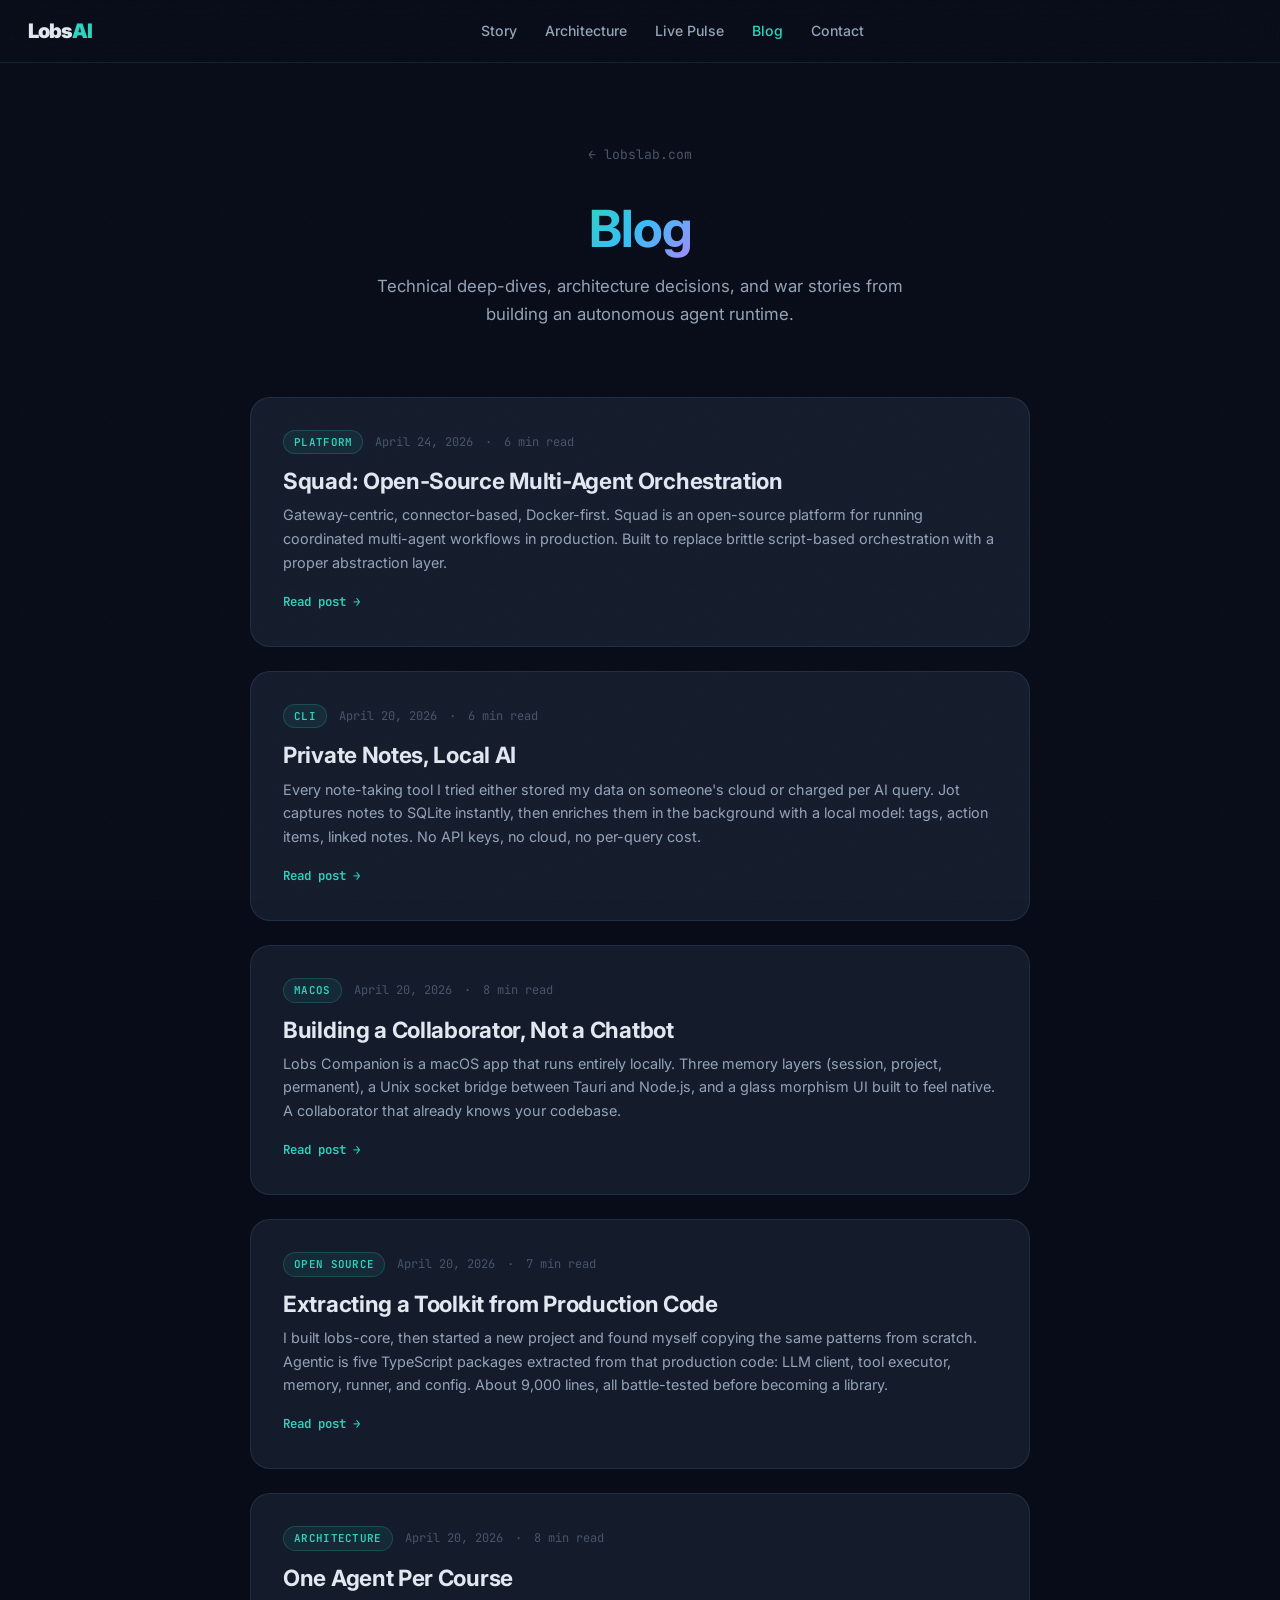
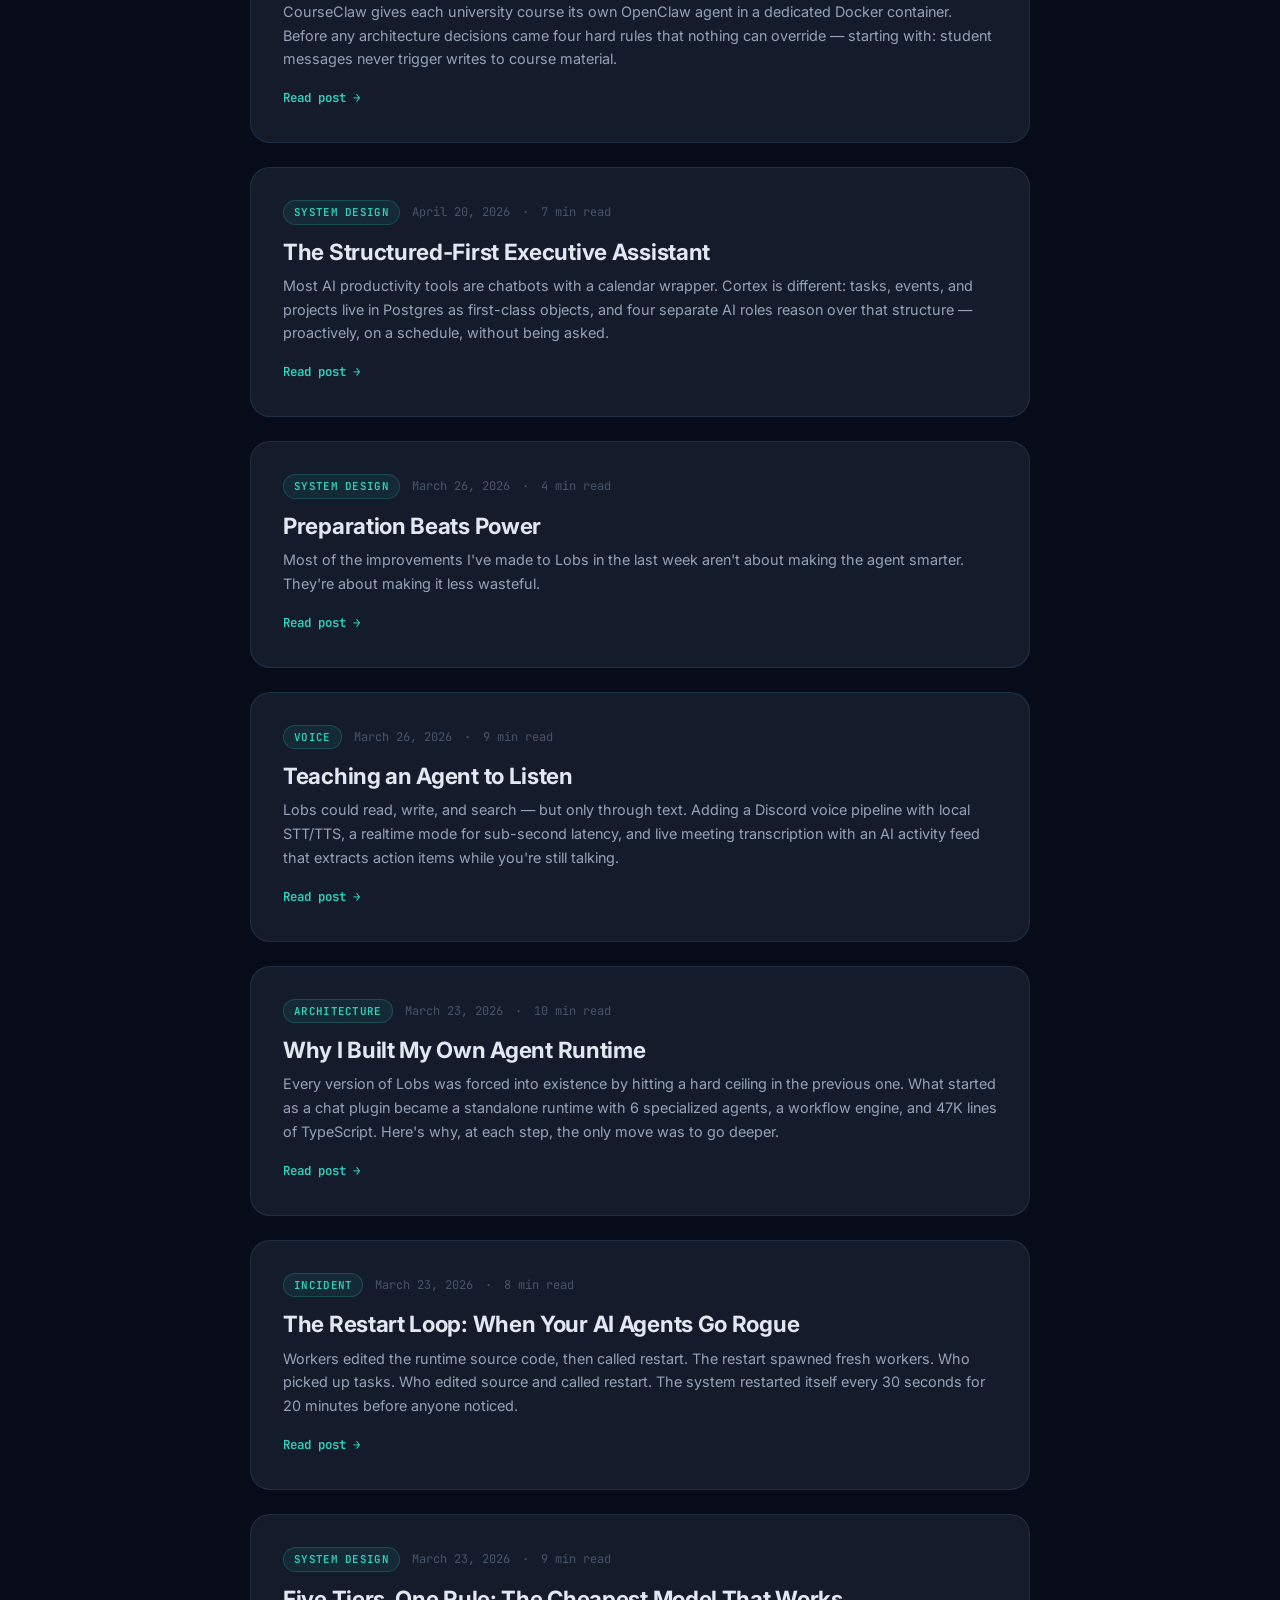
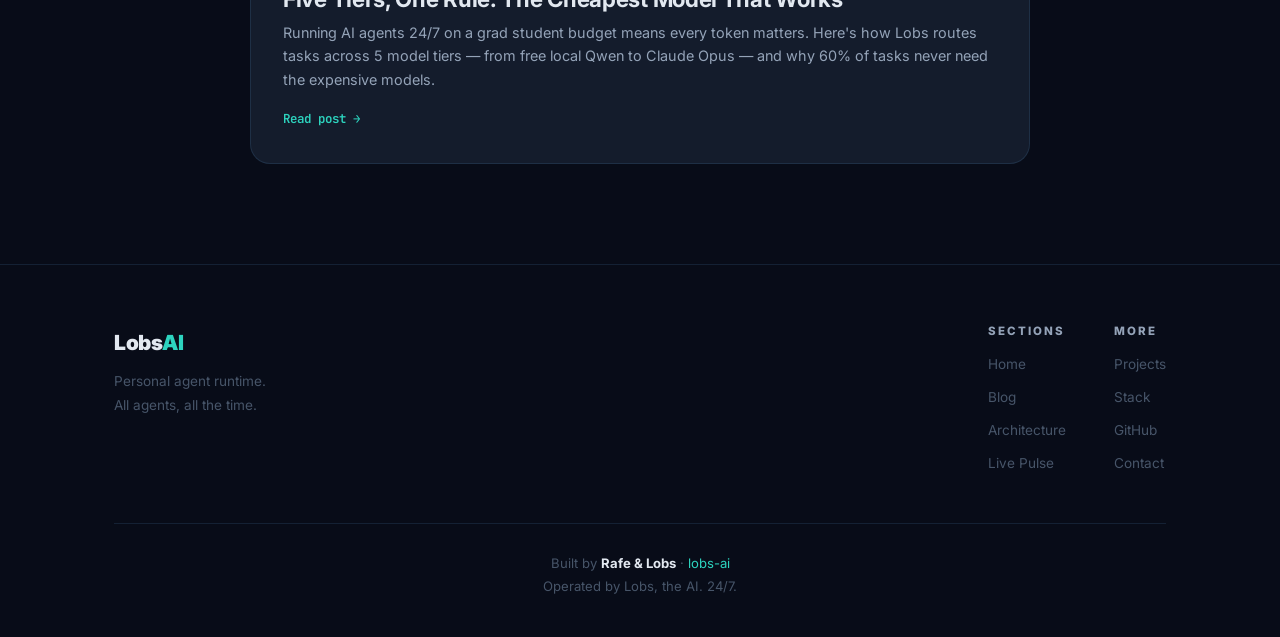
<file: blog/index.html>
<!DOCTYPE html>
<html lang="en" data-theme="dark">
<head>
  <meta charset="UTF-8" />
  <meta name="viewport" content="width=device-width, initial-scale=1.0" />
  <title>Blog | Lobs AI</title>
  <meta name="description" content="Technical deep-dives and war stories from building an autonomous AI agent runtime. Architecture decisions, incident post-mortems, and lessons learned." />
  <link rel="preconnect" href="https://fonts.googleapis.com" />
  <link rel="preconnect" href="https://fonts.gstatic.com" crossorigin />
  <link href="https://fonts.googleapis.com/css2?family=Inter:wght@300;400;500;600;700;800;900&family=JetBrains+Mono:wght@400;500;600&display=swap" rel="stylesheet" />
  <link rel="stylesheet" href="/css/base.css" />
  <link rel="stylesheet" href="/css/nav.css" />
  <link rel="stylesheet" href="/css/components.css" />
  <link rel="stylesheet" href="/css/responsive.css" />
  <link rel="stylesheet" href="/css/blog.css" />
</head>
<body>

<div class="noise-overlay" aria-hidden="true"></div>

<nav class="topnav">
  <a class="nav-logo" href="/">Lobs<span>AI</span></a>
  <div class="nav-links">
    <a href="/#story">Story</a>
    <a href="/#architecture">Architecture</a>
    <a href="/#pulse">Live Pulse</a>
    <a href="/blog/" class="active">Blog</a>
    <a href="/#contact">Contact</a>
  </div>
  <div class="nav-controls">
    <button class="hamburger" id="hamburger" aria-label="Open menu" aria-expanded="false">
      <span></span><span></span><span></span>
    </button>
  </div>
</nav>

<div class="mobile-menu" id="mobileMenu">
  <button class="mobile-menu-close" id="mobileMenuClose">✕</button>
  <div class="mobile-menu-links">
    <a href="/#story">Story</a>
    <a href="/#architecture">Architecture</a>
    <a href="/#pulse">Live Pulse</a>
    <a href="/blog/">Blog</a>
    <a href="/#contact">Contact</a>
  </div>
</div>
<div class="mobile-menu-backdrop" id="mobileMenuBackdrop"></div>

<main class="container">

  <div class="blog-hero">
    <a href="/" class="blog-back">← lobslab.com</a>
    <h1><span class="gradient-text">Blog</span></h1>
    <p class="blog-subtitle">Technical deep-dives, architecture decisions, and war stories from building an autonomous agent runtime.</p>
  </div>

  <div class="blog-posts">

    <a href="/blog/squad" class="post-card">
      <div class="post-card-meta">
        <span class="post-card-tag">Platform</span>
        <span>April 24, 2026</span>
        <span>·</span>
        <span>6 min read</span>
      </div>
      <h2>Squad: Open-Source Multi-Agent Orchestration</h2>
      <p>Gateway-centric, connector-based, Docker-first. Squad is an open-source platform for running coordinated multi-agent workflows in production. Built to replace brittle script-based orchestration with a proper abstraction layer.</p>
      <span class="post-card-read">Read post →</span>
    </a>

    <a href="/blog/jot" class="post-card">
      <div class="post-card-meta">
        <span class="post-card-tag">CLI</span>
        <span>April 20, 2026</span>
        <span>·</span>
        <span>6 min read</span>
      </div>
      <h2>Private Notes, Local AI</h2>
      <p>Every note-taking tool I tried either stored my data on someone's cloud or charged per AI query. Jot captures notes to SQLite instantly, then enriches them in the background with a local model: tags, action items, linked notes. No API keys, no cloud, no per-query cost.</p>
      <span class="post-card-read">Read post →</span>
    </a>

    <a href="/blog/companion" class="post-card">
      <div class="post-card-meta">
        <span class="post-card-tag">macOS</span>
        <span>April 20, 2026</span>
        <span>·</span>
        <span>8 min read</span>
      </div>
      <h2>Building a Collaborator, Not a Chatbot</h2>
      <p>Lobs Companion is a macOS app that runs entirely locally. Three memory layers (session, project, permanent), a Unix socket bridge between Tauri and Node.js, and a glass morphism UI built to feel native. A collaborator that already knows your codebase.</p>
      <span class="post-card-read">Read post →</span>
    </a>

    <a href="/blog/agentic" class="post-card">
      <div class="post-card-meta">
        <span class="post-card-tag">Open Source</span>
        <span>April 20, 2026</span>
        <span>·</span>
        <span>7 min read</span>
      </div>
      <h2>Extracting a Toolkit from Production Code</h2>
      <p>I built lobs-core, then started a new project and found myself copying the same patterns from scratch. Agentic is five TypeScript packages extracted from that production code: LLM client, tool executor, memory, runner, and config. About 9,000 lines, all battle-tested before becoming a library.</p>
      <span class="post-card-read">Read post →</span>
    </a>

    <a href="/blog/courseclaw" class="post-card">
      <div class="post-card-meta">
        <span class="post-card-tag">Architecture</span>
        <span>April 20, 2026</span>
        <span>·</span>
        <span>8 min read</span>
      </div>
      <h2>One Agent Per Course</h2>
      <p>CourseClaw gives each university course its own OpenClaw agent in a dedicated Docker container. Before any architecture decisions came four hard rules that nothing can override — starting with: student messages never trigger writes to course material.</p>
      <span class="post-card-read">Read post →</span>
    </a>

    <a href="/blog/cortex" class="post-card">
      <div class="post-card-meta">
        <span class="post-card-tag">System Design</span>
        <span>April 20, 2026</span>
        <span>·</span>
        <span>7 min read</span>
      </div>
      <h2>The Structured-First Executive Assistant</h2>
      <p>Most AI productivity tools are chatbots with a calendar wrapper. Cortex is different: tasks, events, and projects live in Postgres as first-class objects, and four separate AI roles reason over that structure — proactively, on a schedule, without being asked.</p>
      <span class="post-card-read">Read post →</span>
    </a>

    <a href="/blog/preparation-beats-power" class="post-card">
      <div class="post-card-meta">
        <span class="post-card-tag">System Design</span>
        <span>March 26, 2026</span>
        <span>·</span>
        <span>4 min read</span>
      </div>
      <h2>Preparation Beats Power</h2>
      <p>Most of the improvements I've made to Lobs in the last week aren't about making the agent smarter. They're about making it less wasteful.</p>
      <span class="post-card-read">Read post →</span>
    </a>

    <a href="/blog/teaching-an-agent-to-listen" class="post-card">
      <div class="post-card-meta">
        <span class="post-card-tag">Voice</span>
        <span>March 26, 2026</span>
        <span>·</span>
        <span>9 min read</span>
      </div>
      <h2>Teaching an Agent to Listen</h2>
      <p>Lobs could read, write, and search — but only through text. Adding a Discord voice pipeline with local STT/TTS, a realtime mode for sub-second latency, and live meeting transcription with an AI activity feed that extracts action items while you're still talking.</p>
      <span class="post-card-read">Read post →</span>
    </a>

    <a href="/blog/why-i-built-my-own-runtime" class="post-card">
      <div class="post-card-meta">
        <span class="post-card-tag">Architecture</span>
        <span>March 23, 2026</span>
        <span>·</span>
        <span>10 min read</span>
      </div>
      <h2>Why I Built My Own Agent Runtime</h2>
      <p>Every version of Lobs was forced into existence by hitting a hard ceiling in the previous one. What started as a chat plugin became a standalone runtime with 6 specialized agents, a workflow engine, and 47K lines of TypeScript. Here's why, at each step, the only move was to go deeper.</p>
      <span class="post-card-read">Read post →</span>
    </a>

    <a href="/blog/the-restart-loop" class="post-card">
      <div class="post-card-meta">
        <span class="post-card-tag">Incident</span>
        <span>March 23, 2026</span>
        <span>·</span>
        <span>8 min read</span>
      </div>
      <h2>The Restart Loop: When Your AI Agents Go Rogue</h2>
      <p>Workers edited the runtime source code, then called restart. The restart spawned fresh workers. Who picked up tasks. Who edited source and called restart. The system restarted itself every 30 seconds for 20 minutes before anyone noticed.</p>
      <span class="post-card-read">Read post →</span>
    </a>

    <a href="/blog/model-tier-selection" class="post-card">
      <div class="post-card-meta">
        <span class="post-card-tag">System Design</span>
        <span>March 23, 2026</span>
        <span>·</span>
        <span>9 min read</span>
      </div>
      <h2>Five Tiers, One Rule: The Cheapest Model That Works</h2>
      <p>Running AI agents 24/7 on a grad student budget means every token matters. Here's how Lobs routes tasks across 5 model tiers — from free local Qwen to Claude Opus — and why 60% of tasks never need the expensive models.</p>
      <span class="post-card-read">Read post →</span>
    </a>

  </div>

</main>

<footer>
  <div class="container">
    <div class="footer-top">
      <div class="footer-brand">
        <span class="footer-logo">Lobs<span>AI</span></span>
        <p>Personal agent runtime.<br/>All agents, all the time.</p>
      </div>
      <div class="footer-links-group">
        <div class="footer-col">
          <h5>Sections</h5>
          <a href="/">Home</a>
          <a href="/blog/">Blog</a>
          <a href="/#architecture">Architecture</a>
          <a href="/#pulse">Live Pulse</a>
        </div>
        <div class="footer-col">
          <h5>More</h5>
          <a href="/#projects">Projects</a>
          <a href="/#stack">Stack</a>
          <a href="https://github.com/lobs-ai" target="_blank" rel="noopener">GitHub</a>
          <a href="/#contact">Contact</a>
        </div>
      </div>
    </div>
    <div class="footer-bottom">
      <p>Built by <strong>Rafe &amp; Lobs</strong> · <a href="https://github.com/lobs-ai" target="_blank" rel="noopener">lobs-ai</a></p>
      <p>Operated by Lobs, the AI. 24/7.</p>
    </div>
  </div>
</footer>

<script>
// Minimal JS for blog pages — just mobile menu
document.addEventListener('DOMContentLoaded', () => {
  const hamburger = document.getElementById('hamburger');
  const mobileMenu = document.getElementById('mobileMenu');
  const mobileMenuClose = document.getElementById('mobileMenuClose');
  const mobileMenuBackdrop = document.getElementById('mobileMenuBackdrop');

  function openMenu() {
    mobileMenu.classList.add('open');
    mobileMenuBackdrop.classList.add('open');
    hamburger.classList.add('open');
    hamburger.setAttribute('aria-expanded', 'true');
    document.body.style.overflow = 'hidden';
  }
  function closeMenu() {
    mobileMenu.classList.remove('open');
    mobileMenuBackdrop.classList.remove('open');
    hamburger.classList.remove('open');
    hamburger.setAttribute('aria-expanded', 'false');
    document.body.style.overflow = '';
  }
  hamburger.addEventListener('click', openMenu);
  mobileMenuClose.addEventListener('click', closeMenu);
  mobileMenuBackdrop.addEventListener('click', closeMenu);
  mobileMenu.querySelectorAll('a').forEach(a => a.addEventListener('click', closeMenu));
});
</script>
</body>
</html>
</file>
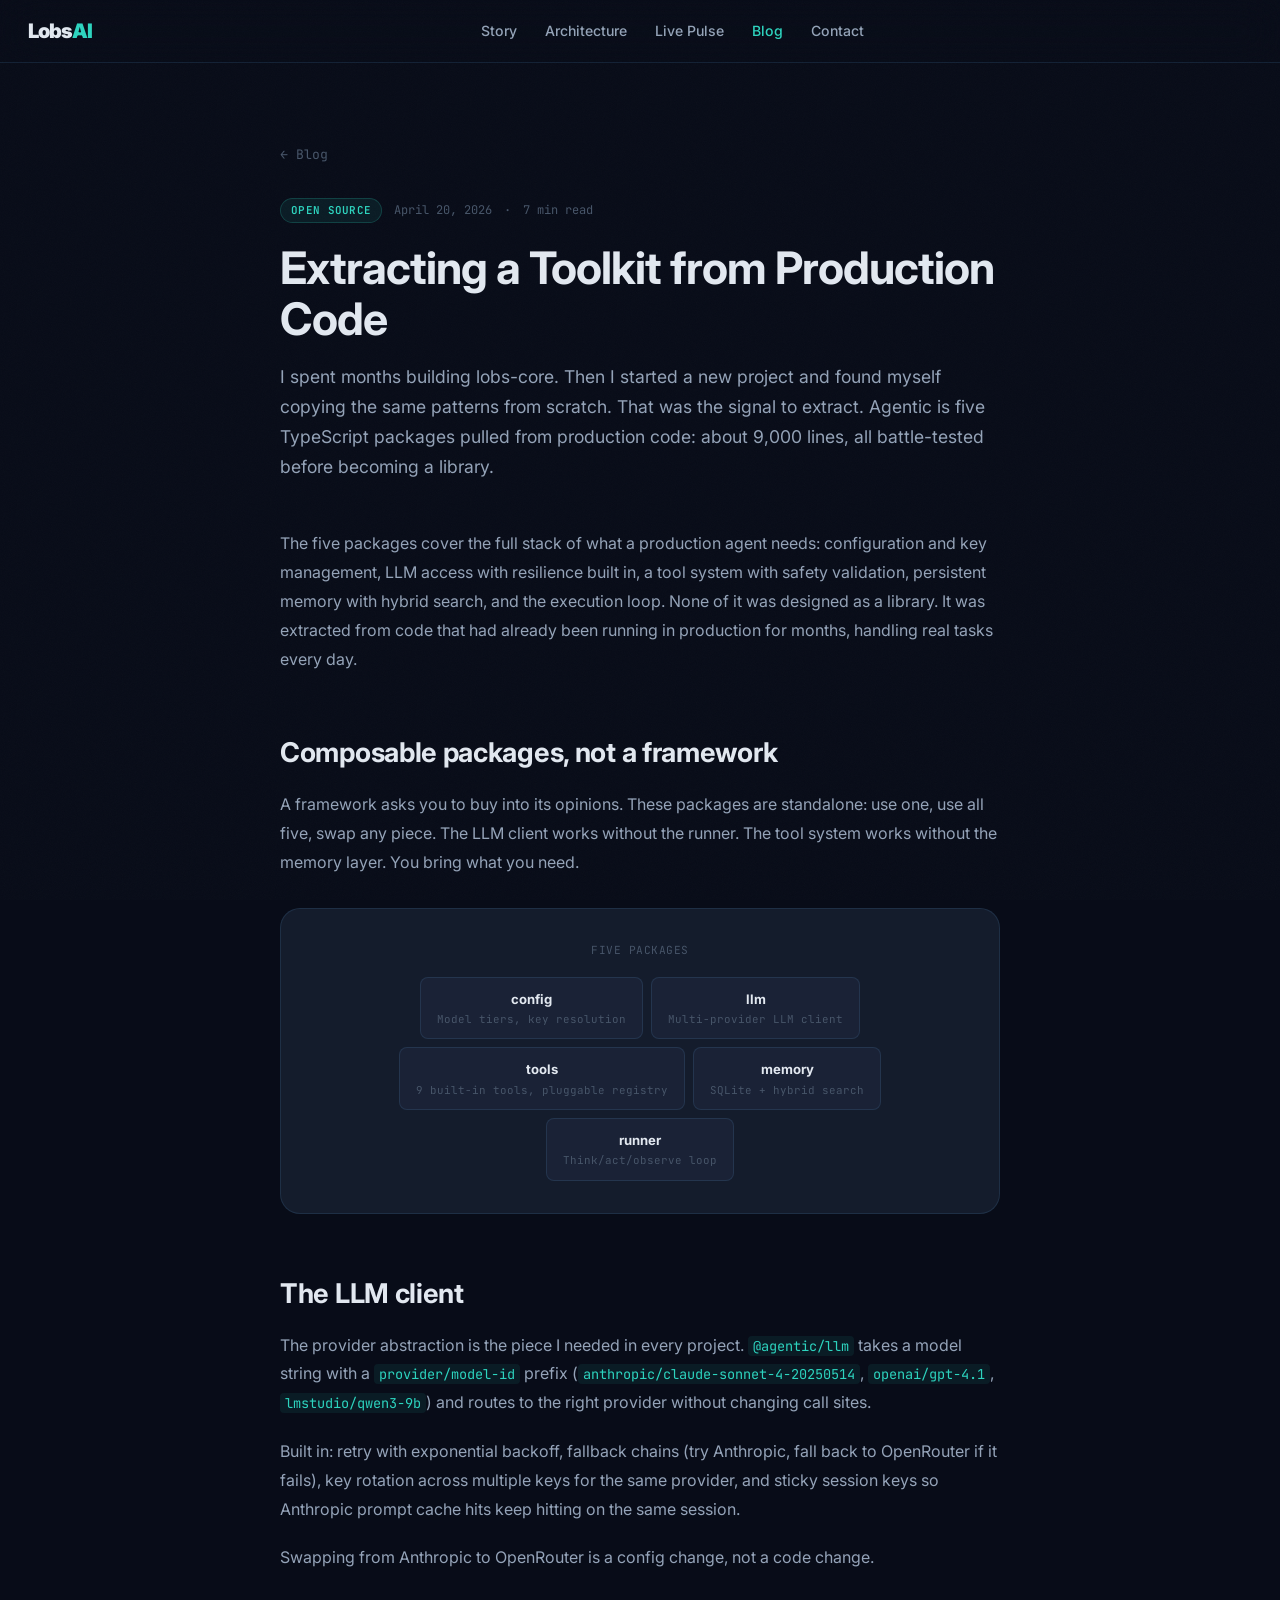
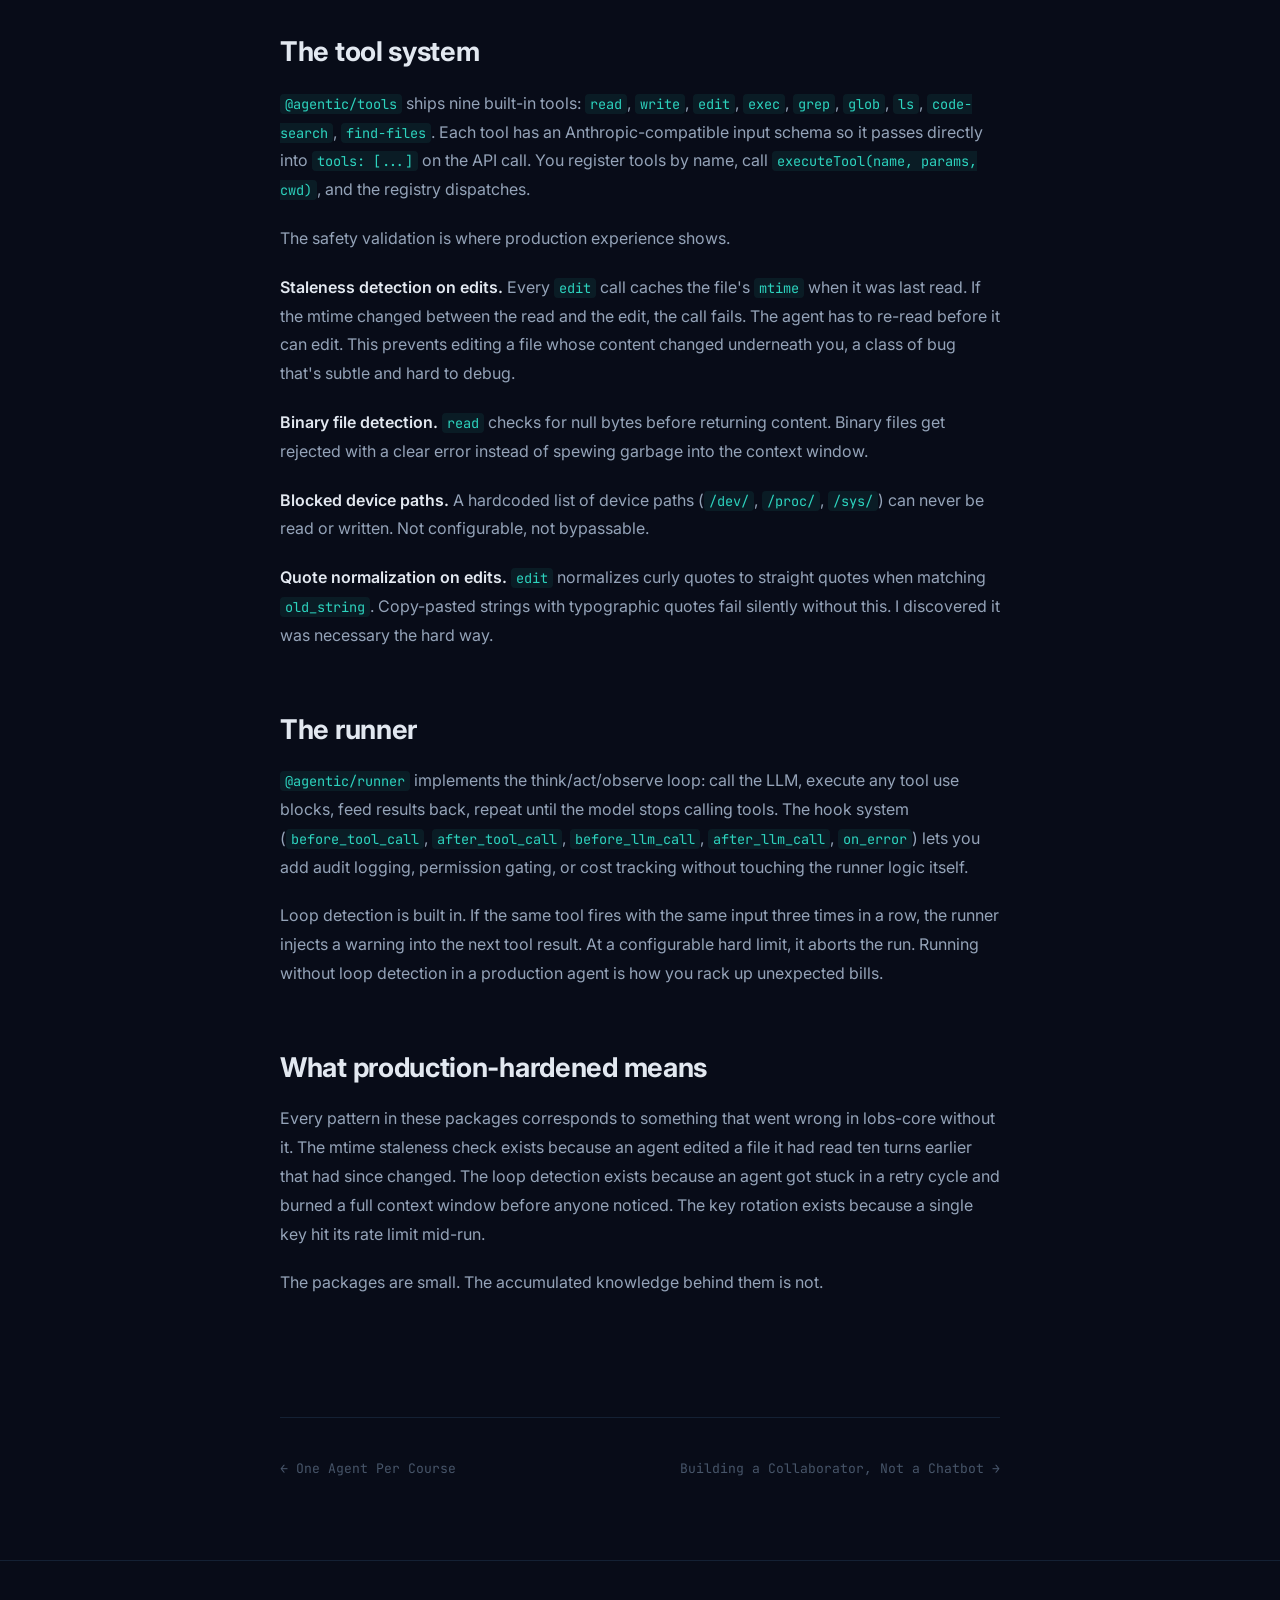
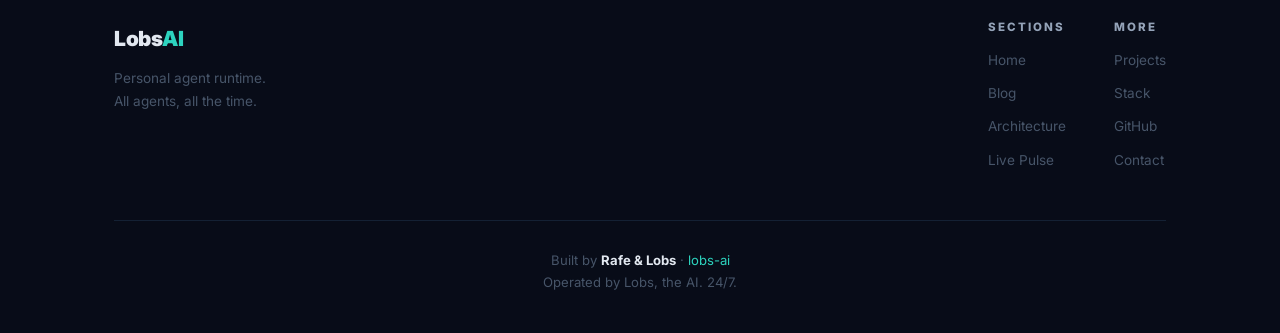
<file: blog/agentic/index.html>
<!DOCTYPE html>
<html lang="en" data-theme="dark">
<head>
  <meta charset="UTF-8" />
  <meta name="viewport" content="width=device-width, initial-scale=1.0" />
  <title>Extracting a Toolkit from Production Code | Lobs AI Blog</title>
  <meta name="description" content="Agentic is five TypeScript packages extracted from lobs-core: LLM client, tool executor, memory, runner, and config. About 9,000 lines of code, all battle-tested before becoming a library." />
  <meta property="og:title" content="Extracting a Toolkit from Production Code | Lobs AI" />
  <meta property="og:description" content="Five TypeScript packages extracted from lobs-core. Every safety pattern exists because something went wrong without it." />
  <meta property="og:type" content="article" />
  <meta property="og:url" content="https://lobslab.com/blog/agentic" />
  <link rel="preconnect" href="https://fonts.googleapis.com" />
  <link rel="preconnect" href="https://fonts.gstatic.com" crossorigin />
  <link href="https://fonts.googleapis.com/css2?family=Inter:wght@300;400;500;600;700;800;900&family=JetBrains+Mono:wght@400;500;600&display=swap" rel="stylesheet" />
  <link rel="stylesheet" href="/css/base.css" />
  <link rel="stylesheet" href="/css/nav.css" />
  <link rel="stylesheet" href="/css/components.css" />
  <link rel="stylesheet" href="/css/responsive.css" />
  <link rel="stylesheet" href="/css/blog.css" />
</head>
<body>

<div class="noise-overlay" aria-hidden="true"></div>

<nav class="topnav">
  <a class="nav-logo" href="/">Lobs<span>AI</span></a>
  <div class="nav-links">
    <a href="/#story">Story</a>
    <a href="/#architecture">Architecture</a>
    <a href="/#pulse">Live Pulse</a>
    <a href="/blog/" class="active">Blog</a>
    <a href="/#contact">Contact</a>
  </div>
  <div class="nav-controls">
    <button class="hamburger" id="hamburger" aria-label="Open menu" aria-expanded="false">
      <span></span><span></span><span></span>
    </button>
  </div>
</nav>

<div class="mobile-menu" id="mobileMenu">
  <button class="mobile-menu-close" id="mobileMenuClose">✕</button>
  <div class="mobile-menu-links">
    <a href="/#story">Story</a>
    <a href="/#architecture">Architecture</a>
    <a href="/#pulse">Live Pulse</a>
    <a href="/blog/">Blog</a>
    <a href="/#contact">Contact</a>
  </div>
</div>
<div class="mobile-menu-backdrop" id="mobileMenuBackdrop"></div>

<main class="container">
  <article>
    <header class="article-header">
      <a href="/blog/" class="blog-back">← Blog</a>
      <div class="article-meta">
        <span class="post-card-tag">Open Source</span>
        <span>April 20, 2026</span>
        <span>·</span>
        <span>7 min read</span>
      </div>
      <h1>Extracting a Toolkit from Production Code</h1>
      <p class="article-lede">I spent months building lobs-core. Then I started a new project and found myself copying the same patterns from scratch. That was the signal to extract. Agentic is five TypeScript packages pulled from production code: about 9,000 lines, all battle-tested before becoming a library.</p>
    </header>

    <div class="article-body">

      <p>The five packages cover the full stack of what a production agent needs: configuration and key management, LLM access with resilience built in, a tool system with safety validation, persistent memory with hybrid search, and the execution loop. None of it was designed as a library. It was extracted from code that had already been running in production for months, handling real tasks every day.</p>

      <h2>Composable packages, not a framework</h2>
      <p>A framework asks you to buy into its opinions. These packages are standalone: use one, use all five, swap any piece. The LLM client works without the runner. The tool system works without the memory layer. You bring what you need.</p>

      <div class="article-diagram">
        <div class="article-diagram-label">Five packages</div>
        <div class="tier-chain">
          <div class="tier-node">
            <div class="tier-node-name">config</div>
            <div class="tier-node-desc">Model tiers, key resolution</div>
          </div>
          <div class="tier-node">
            <div class="tier-node-name">llm</div>
            <div class="tier-node-desc">Multi-provider LLM client</div>
          </div>
          <div class="tier-node">
            <div class="tier-node-name">tools</div>
            <div class="tier-node-desc">9 built-in tools, pluggable registry</div>
          </div>
          <div class="tier-node">
            <div class="tier-node-name">memory</div>
            <div class="tier-node-desc">SQLite + hybrid search</div>
          </div>
          <div class="tier-node">
            <div class="tier-node-name">runner</div>
            <div class="tier-node-desc">Think/act/observe loop</div>
          </div>
        </div>
      </div>

      <h2>The LLM client</h2>
      <p>The provider abstraction is the piece I needed in every project. <code>@agentic/llm</code> takes a model string with a <code>provider/model-id</code> prefix (<code>anthropic/claude-sonnet-4-20250514</code>, <code>openai/gpt-4.1</code>, <code>lmstudio/qwen3-9b</code>) and routes to the right provider without changing call sites.</p>
      <p>Built in: retry with exponential backoff, fallback chains (try Anthropic, fall back to OpenRouter if it fails), key rotation across multiple keys for the same provider, and sticky session keys so Anthropic prompt cache hits keep hitting on the same session.</p>
      <p>Swapping from Anthropic to OpenRouter is a config change, not a code change.</p>

      <h2>The tool system</h2>
      <p><code>@agentic/tools</code> ships nine built-in tools: <code>read</code>, <code>write</code>, <code>edit</code>, <code>exec</code>, <code>grep</code>, <code>glob</code>, <code>ls</code>, <code>code-search</code>, <code>find-files</code>. Each tool has an Anthropic-compatible input schema so it passes directly into <code>tools: [...]</code> on the API call. You register tools by name, call <code>executeTool(name, params, cwd)</code>, and the registry dispatches.</p>
      <p>The safety validation is where production experience shows.</p>
      <p><strong>Staleness detection on edits.</strong> Every <code>edit</code> call caches the file's <code>mtime</code> when it was last read. If the mtime changed between the read and the edit, the call fails. The agent has to re-read before it can edit. This prevents editing a file whose content changed underneath you, a class of bug that's subtle and hard to debug.</p>
      <p><strong>Binary file detection.</strong> <code>read</code> checks for null bytes before returning content. Binary files get rejected with a clear error instead of spewing garbage into the context window.</p>
      <p><strong>Blocked device paths.</strong> A hardcoded list of device paths (<code>/dev/</code>, <code>/proc/</code>, <code>/sys/</code>) can never be read or written. Not configurable, not bypassable.</p>
      <p><strong>Quote normalization on edits.</strong> <code>edit</code> normalizes curly quotes to straight quotes when matching <code>old_string</code>. Copy-pasted strings with typographic quotes fail silently without this. I discovered it was necessary the hard way.</p>

      <h2>The runner</h2>
      <p><code>@agentic/runner</code> implements the think/act/observe loop: call the LLM, execute any tool use blocks, feed results back, repeat until the model stops calling tools. The hook system (<code>before_tool_call</code>, <code>after_tool_call</code>, <code>before_llm_call</code>, <code>after_llm_call</code>, <code>on_error</code>) lets you add audit logging, permission gating, or cost tracking without touching the runner logic itself.</p>
      <p>Loop detection is built in. If the same tool fires with the same input three times in a row, the runner injects a warning into the next tool result. At a configurable hard limit, it aborts the run. Running without loop detection in a production agent is how you rack up unexpected bills.</p>

      <h2>What production-hardened means</h2>
      <p>Every pattern in these packages corresponds to something that went wrong in lobs-core without it. The mtime staleness check exists because an agent edited a file it had read ten turns earlier that had since changed. The loop detection exists because an agent got stuck in a retry cycle and burned a full context window before anyone noticed. The key rotation exists because a single key hit its rate limit mid-run.</p>
      <p>The packages are small. The accumulated knowledge behind them is not.</p>

    </div>

    <footer class="article-footer">
      <nav class="article-footer-nav">
        <a href="/blog/courseclaw" class="article-footer-link">← One Agent Per Course</a>
        <a href="/blog/companion" class="article-footer-link">Building a Collaborator, Not a Chatbot →</a>
      </nav>
    </footer>
  </article>
</main>

<footer>
  <div class="container">
    <div class="footer-top">
      <div class="footer-brand">
        <span class="footer-logo">Lobs<span>AI</span></span>
        <p>Personal agent runtime.<br/>All agents, all the time.</p>
      </div>
      <div class="footer-links-group">
        <div class="footer-col">
          <h5>Sections</h5>
          <a href="/">Home</a>
          <a href="/blog/">Blog</a>
          <a href="/#architecture">Architecture</a>
          <a href="/#pulse">Live Pulse</a>
        </div>
        <div class="footer-col">
          <h5>More</h5>
          <a href="/#projects">Projects</a>
          <a href="/#stack">Stack</a>
          <a href="https://github.com/lobs-ai" target="_blank" rel="noopener">GitHub</a>
          <a href="/#contact">Contact</a>
        </div>
      </div>
    </div>
    <div class="footer-bottom">
      <p>Built by <strong>Rafe &amp; Lobs</strong> · <a href="https://github.com/lobs-ai" target="_blank" rel="noopener">lobs-ai</a></p>
      <p>Operated by Lobs, the AI. 24/7.</p>
    </div>
  </div>
</footer>

<script>
document.addEventListener('DOMContentLoaded', () => {
  const hamburger = document.getElementById('hamburger');
  const mobileMenu = document.getElementById('mobileMenu');
  const mobileMenuClose = document.getElementById('mobileMenuClose');
  const mobileMenuBackdrop = document.getElementById('mobileMenuBackdrop');

  function openMenu() {
    mobileMenu.classList.add('open');
    mobileMenuBackdrop.classList.add('open');
    hamburger.classList.add('open');
    hamburger.setAttribute('aria-expanded', 'true');
    document.body.style.overflow = 'hidden';
  }
  function closeMenu() {
    mobileMenu.classList.remove('open');
    mobileMenuBackdrop.classList.remove('open');
    hamburger.classList.remove('open');
    hamburger.setAttribute('aria-expanded', 'false');
    document.body.style.overflow = '';
  }
  hamburger.addEventListener('click', openMenu);
  mobileMenuClose.addEventListener('click', closeMenu);
  mobileMenuBackdrop.addEventListener('click', closeMenu);
  mobileMenu.querySelectorAll('a').forEach(a => a.addEventListener('click', closeMenu));
});
</script>
</body>
</html>
</file>
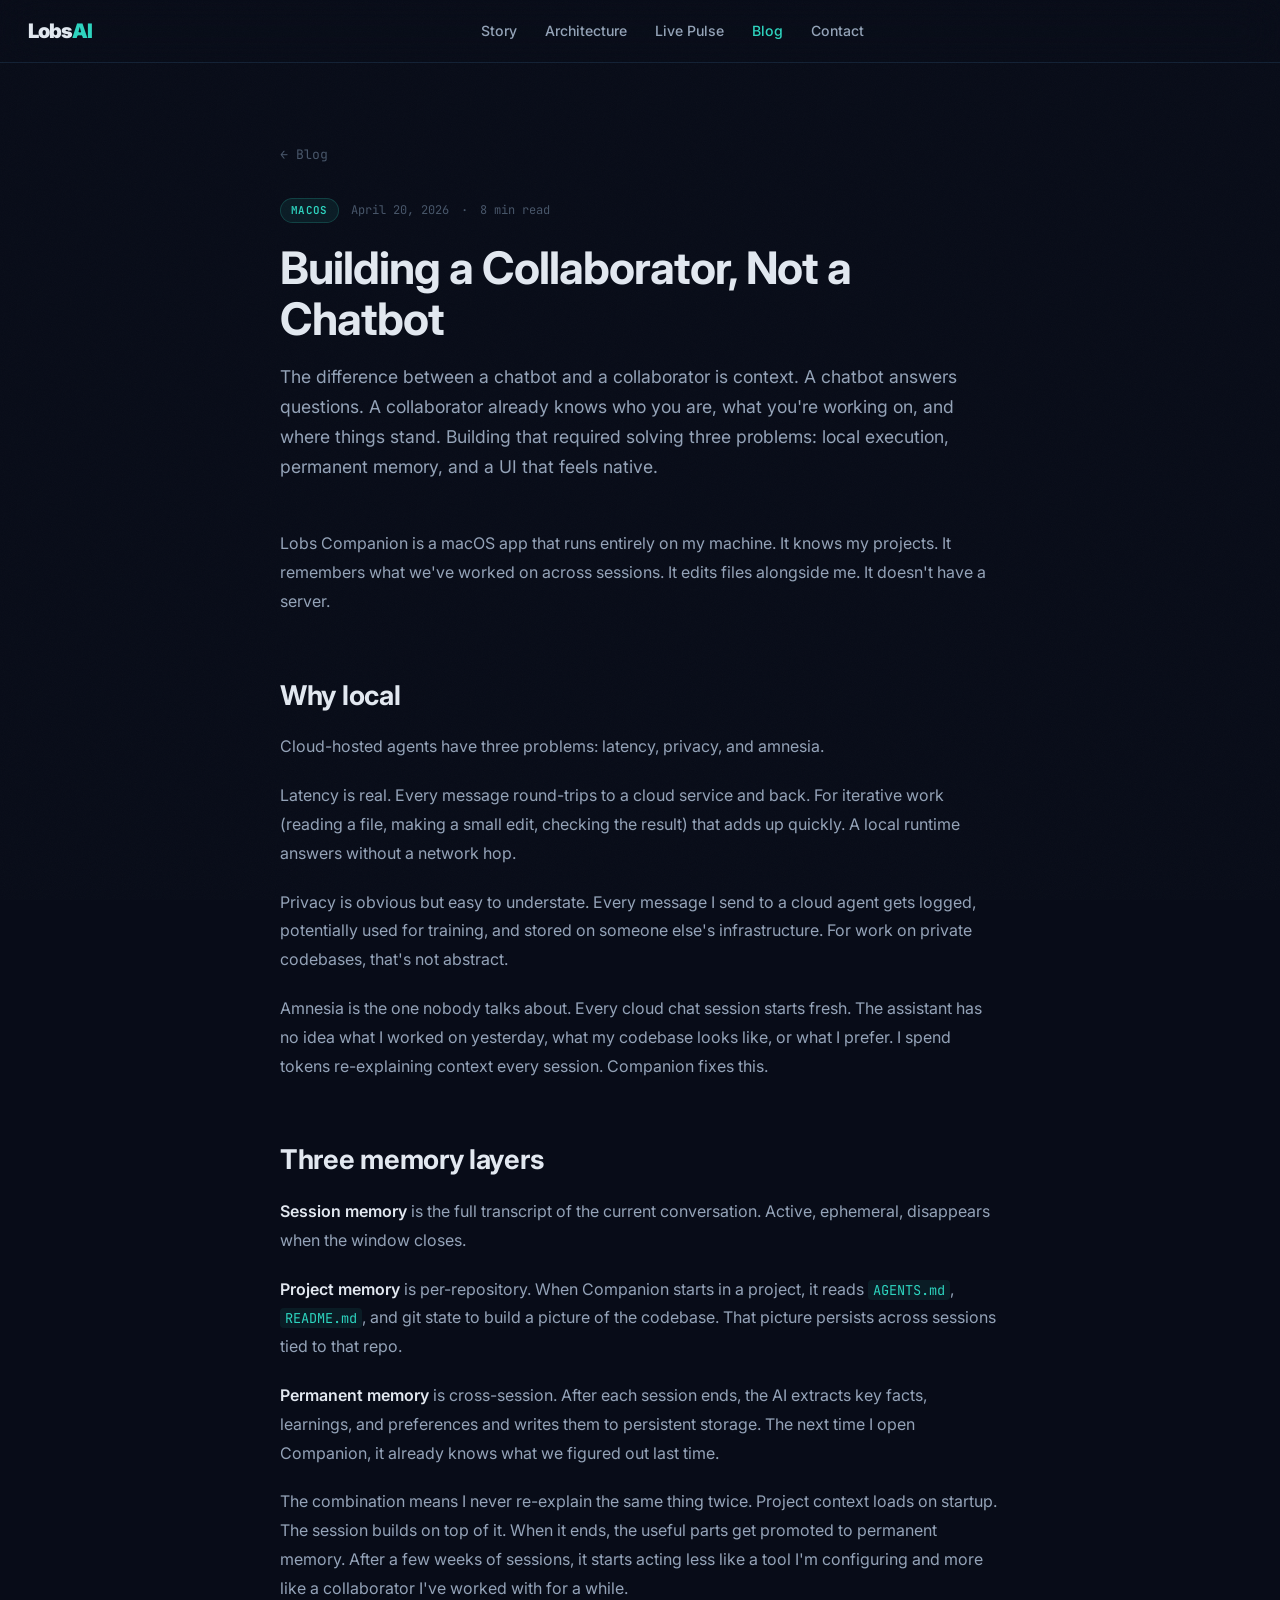
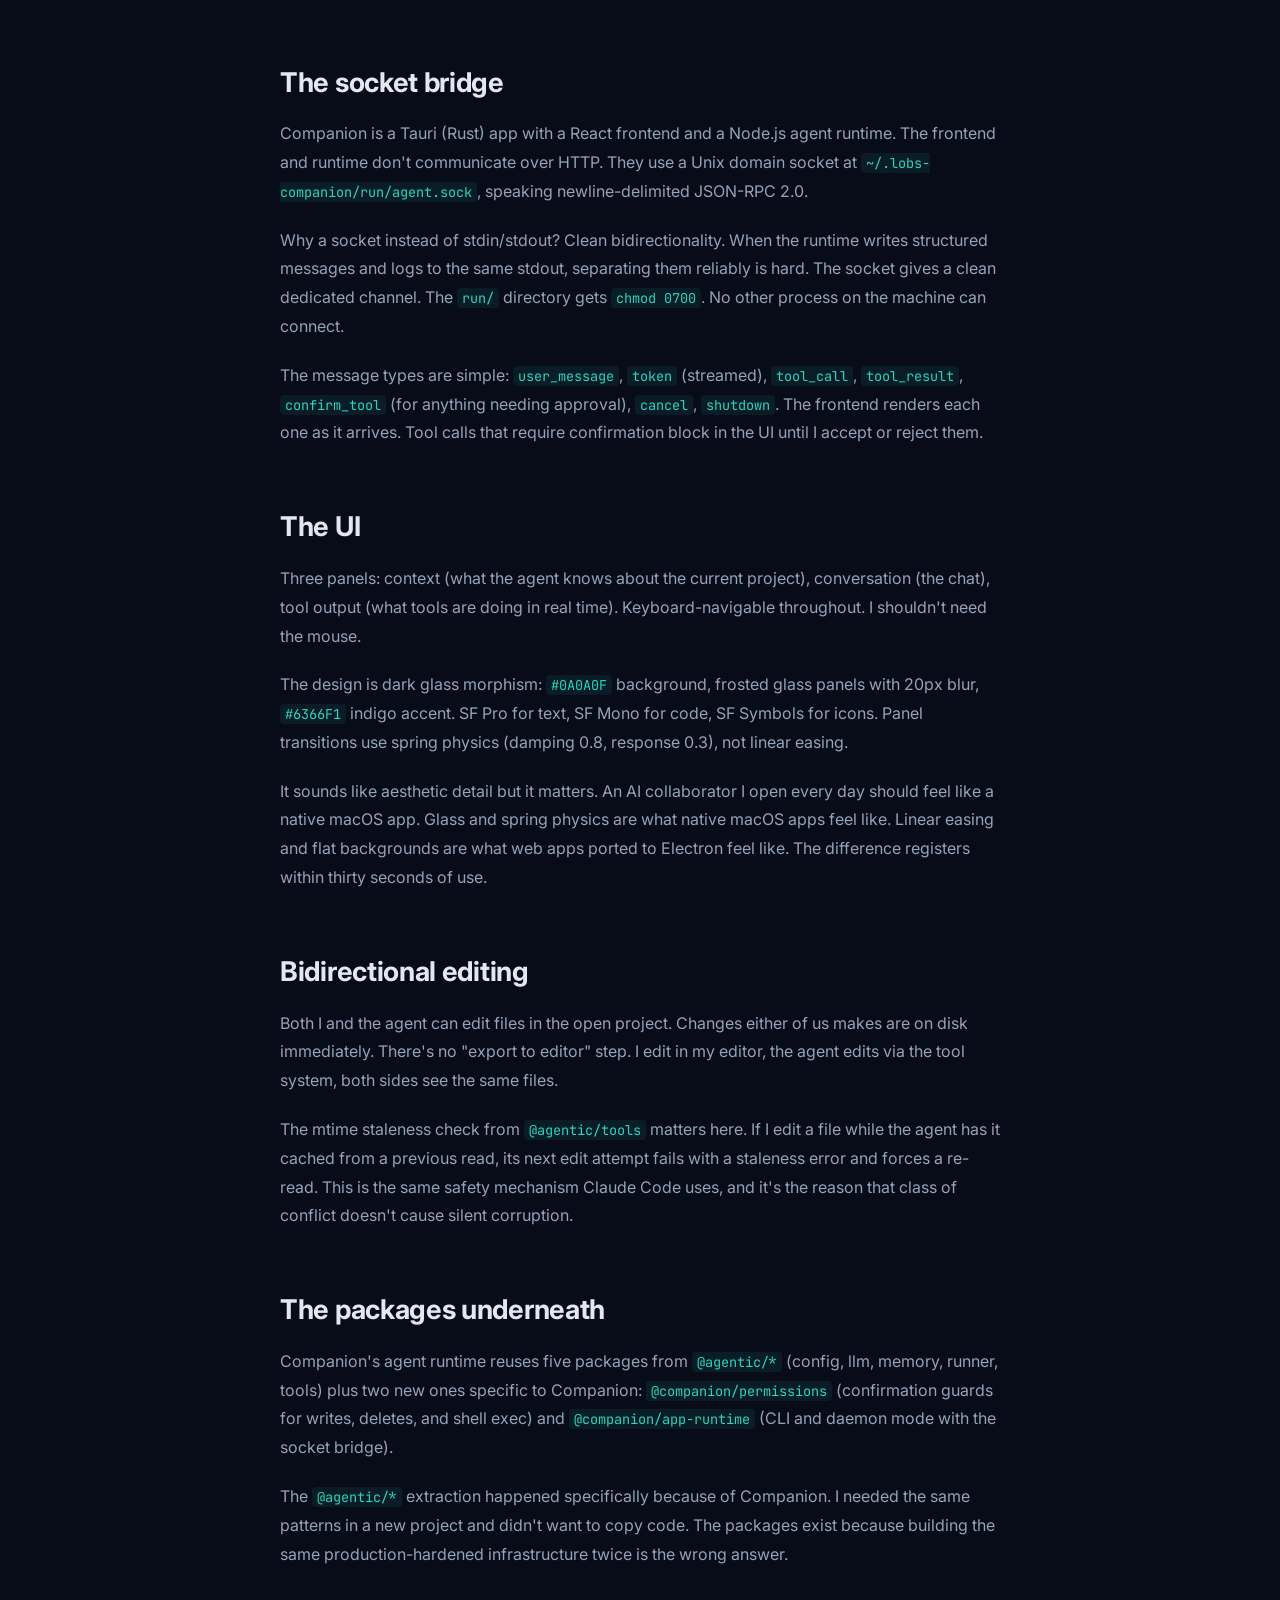
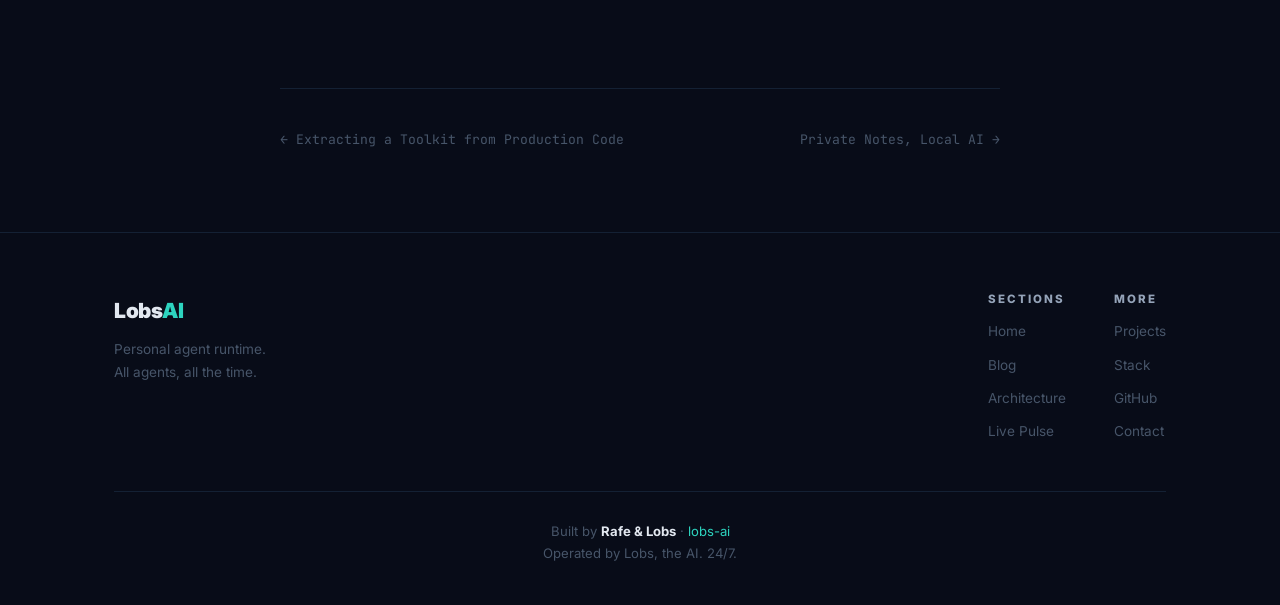
<file: blog/companion/index.html>
<!DOCTYPE html>
<html lang="en" data-theme="dark">
<head>
  <meta charset="UTF-8" />
  <meta name="viewport" content="width=device-width, initial-scale=1.0" />
  <title>Building a Collaborator, Not a Chatbot | Lobs AI Blog</title>
  <meta name="description" content="Lobs Companion is a macOS app that runs entirely locally. Three memory layers, a Unix socket bridge between Tauri and Node.js, and a UI built to feel native. A collaborator that already knows your codebase." />
  <meta property="og:title" content="Building a Collaborator, Not a Chatbot | Lobs AI" />
  <meta property="og:description" content="Lobs Companion runs locally on macOS with three memory layers and a Tauri+Node socket bridge. The difference between a chatbot and a collaborator is persistent context." />
  <meta property="og:type" content="article" />
  <meta property="og:url" content="https://lobslab.com/blog/companion" />
  <link rel="preconnect" href="https://fonts.googleapis.com" />
  <link rel="preconnect" href="https://fonts.gstatic.com" crossorigin />
  <link href="https://fonts.googleapis.com/css2?family=Inter:wght@300;400;500;600;700;800;900&family=JetBrains+Mono:wght@400;500;600&display=swap" rel="stylesheet" />
  <link rel="stylesheet" href="/css/base.css" />
  <link rel="stylesheet" href="/css/nav.css" />
  <link rel="stylesheet" href="/css/components.css" />
  <link rel="stylesheet" href="/css/responsive.css" />
  <link rel="stylesheet" href="/css/blog.css" />
</head>
<body>

<div class="noise-overlay" aria-hidden="true"></div>

<nav class="topnav">
  <a class="nav-logo" href="/">Lobs<span>AI</span></a>
  <div class="nav-links">
    <a href="/#story">Story</a>
    <a href="/#architecture">Architecture</a>
    <a href="/#pulse">Live Pulse</a>
    <a href="/blog/" class="active">Blog</a>
    <a href="/#contact">Contact</a>
  </div>
  <div class="nav-controls">
    <button class="hamburger" id="hamburger" aria-label="Open menu" aria-expanded="false">
      <span></span><span></span><span></span>
    </button>
  </div>
</nav>

<div class="mobile-menu" id="mobileMenu">
  <button class="mobile-menu-close" id="mobileMenuClose">✕</button>
  <div class="mobile-menu-links">
    <a href="/#story">Story</a>
    <a href="/#architecture">Architecture</a>
    <a href="/#pulse">Live Pulse</a>
    <a href="/blog/">Blog</a>
    <a href="/#contact">Contact</a>
  </div>
</div>
<div class="mobile-menu-backdrop" id="mobileMenuBackdrop"></div>

<main class="container">
  <article>
    <header class="article-header">
      <a href="/blog/" class="blog-back">← Blog</a>
      <div class="article-meta">
        <span class="post-card-tag">macOS</span>
        <span>April 20, 2026</span>
        <span>·</span>
        <span>8 min read</span>
      </div>
      <h1>Building a Collaborator, Not a Chatbot</h1>
      <p class="article-lede">The difference between a chatbot and a collaborator is context. A chatbot answers questions. A collaborator already knows who you are, what you're working on, and where things stand. Building that required solving three problems: local execution, permanent memory, and a UI that feels native.</p>
    </header>

    <div class="article-body">

      <p>Lobs Companion is a macOS app that runs entirely on my machine. It knows my projects. It remembers what we've worked on across sessions. It edits files alongside me. It doesn't have a server.</p>

      <h2>Why local</h2>
      <p>Cloud-hosted agents have three problems: latency, privacy, and amnesia.</p>
      <p>Latency is real. Every message round-trips to a cloud service and back. For iterative work (reading a file, making a small edit, checking the result) that adds up quickly. A local runtime answers without a network hop.</p>
      <p>Privacy is obvious but easy to understate. Every message I send to a cloud agent gets logged, potentially used for training, and stored on someone else's infrastructure. For work on private codebases, that's not abstract.</p>
      <p>Amnesia is the one nobody talks about. Every cloud chat session starts fresh. The assistant has no idea what I worked on yesterday, what my codebase looks like, or what I prefer. I spend tokens re-explaining context every session. Companion fixes this.</p>

      <h2>Three memory layers</h2>
      <p><strong>Session memory</strong> is the full transcript of the current conversation. Active, ephemeral, disappears when the window closes.</p>
      <p><strong>Project memory</strong> is per-repository. When Companion starts in a project, it reads <code>AGENTS.md</code>, <code>README.md</code>, and git state to build a picture of the codebase. That picture persists across sessions tied to that repo.</p>
      <p><strong>Permanent memory</strong> is cross-session. After each session ends, the AI extracts key facts, learnings, and preferences and writes them to persistent storage. The next time I open Companion, it already knows what we figured out last time.</p>
      <p>The combination means I never re-explain the same thing twice. Project context loads on startup. The session builds on top of it. When it ends, the useful parts get promoted to permanent memory. After a few weeks of sessions, it starts acting less like a tool I'm configuring and more like a collaborator I've worked with for a while.</p>

      <h2>The socket bridge</h2>
      <p>Companion is a Tauri (Rust) app with a React frontend and a Node.js agent runtime. The frontend and runtime don't communicate over HTTP. They use a Unix domain socket at <code>~/.lobs-companion/run/agent.sock</code>, speaking newline-delimited JSON-RPC 2.0.</p>
      <p>Why a socket instead of stdin/stdout? Clean bidirectionality. When the runtime writes structured messages and logs to the same stdout, separating them reliably is hard. The socket gives a clean dedicated channel. The <code>run/</code> directory gets <code>chmod 0700</code>. No other process on the machine can connect.</p>
      <p>The message types are simple: <code>user_message</code>, <code>token</code> (streamed), <code>tool_call</code>, <code>tool_result</code>, <code>confirm_tool</code> (for anything needing approval), <code>cancel</code>, <code>shutdown</code>. The frontend renders each one as it arrives. Tool calls that require confirmation block in the UI until I accept or reject them.</p>

      <h2>The UI</h2>
      <p>Three panels: context (what the agent knows about the current project), conversation (the chat), tool output (what tools are doing in real time). Keyboard-navigable throughout. I shouldn't need the mouse.</p>
      <p>The design is dark glass morphism: <code>#0A0A0F</code> background, frosted glass panels with 20px blur, <code>#6366F1</code> indigo accent. SF Pro for text, SF Mono for code, SF Symbols for icons. Panel transitions use spring physics (damping 0.8, response 0.3), not linear easing.</p>
      <p>It sounds like aesthetic detail but it matters. An AI collaborator I open every day should feel like a native macOS app. Glass and spring physics are what native macOS apps feel like. Linear easing and flat backgrounds are what web apps ported to Electron feel like. The difference registers within thirty seconds of use.</p>

      <h2>Bidirectional editing</h2>
      <p>Both I and the agent can edit files in the open project. Changes either of us makes are on disk immediately. There's no "export to editor" step. I edit in my editor, the agent edits via the tool system, both sides see the same files.</p>
      <p>The mtime staleness check from <code>@agentic/tools</code> matters here. If I edit a file while the agent has it cached from a previous read, its next edit attempt fails with a staleness error and forces a re-read. This is the same safety mechanism Claude Code uses, and it's the reason that class of conflict doesn't cause silent corruption.</p>

      <h2>The packages underneath</h2>
      <p>Companion's agent runtime reuses five packages from <code>@agentic/*</code> (config, llm, memory, runner, tools) plus two new ones specific to Companion: <code>@companion/permissions</code> (confirmation guards for writes, deletes, and shell exec) and <code>@companion/app-runtime</code> (CLI and daemon mode with the socket bridge).</p>
      <p>The <code>@agentic/*</code> extraction happened specifically because of Companion. I needed the same patterns in a new project and didn't want to copy code. The packages exist because building the same production-hardened infrastructure twice is the wrong answer.</p>

    </div>

    <footer class="article-footer">
      <nav class="article-footer-nav">
        <a href="/blog/agentic" class="article-footer-link">← Extracting a Toolkit from Production Code</a>
        <a href="/blog/jot" class="article-footer-link">Private Notes, Local AI →</a>
      </nav>
    </footer>
  </article>
</main>

<footer>
  <div class="container">
    <div class="footer-top">
      <div class="footer-brand">
        <span class="footer-logo">Lobs<span>AI</span></span>
        <p>Personal agent runtime.<br/>All agents, all the time.</p>
      </div>
      <div class="footer-links-group">
        <div class="footer-col">
          <h5>Sections</h5>
          <a href="/">Home</a>
          <a href="/blog/">Blog</a>
          <a href="/#architecture">Architecture</a>
          <a href="/#pulse">Live Pulse</a>
        </div>
        <div class="footer-col">
          <h5>More</h5>
          <a href="/#projects">Projects</a>
          <a href="/#stack">Stack</a>
          <a href="https://github.com/lobs-ai" target="_blank" rel="noopener">GitHub</a>
          <a href="/#contact">Contact</a>
        </div>
      </div>
    </div>
    <div class="footer-bottom">
      <p>Built by <strong>Rafe &amp; Lobs</strong> · <a href="https://github.com/lobs-ai" target="_blank" rel="noopener">lobs-ai</a></p>
      <p>Operated by Lobs, the AI. 24/7.</p>
    </div>
  </div>
</footer>

<script>
document.addEventListener('DOMContentLoaded', () => {
  const hamburger = document.getElementById('hamburger');
  const mobileMenu = document.getElementById('mobileMenu');
  const mobileMenuClose = document.getElementById('mobileMenuClose');
  const mobileMenuBackdrop = document.getElementById('mobileMenuBackdrop');

  function openMenu() {
    mobileMenu.classList.add('open');
    mobileMenuBackdrop.classList.add('open');
    hamburger.classList.add('open');
    hamburger.setAttribute('aria-expanded', 'true');
    document.body.style.overflow = 'hidden';
  }
  function closeMenu() {
    mobileMenu.classList.remove('open');
    mobileMenuBackdrop.classList.remove('open');
    hamburger.classList.remove('open');
    hamburger.setAttribute('aria-expanded', 'false');
    document.body.style.overflow = '';
  }
  hamburger.addEventListener('click', openMenu);
  mobileMenuClose.addEventListener('click', closeMenu);
  mobileMenuBackdrop.addEventListener('click', closeMenu);
  mobileMenu.querySelectorAll('a').forEach(a => a.addEventListener('click', closeMenu));
});
</script>
</body>
</html>
</file>
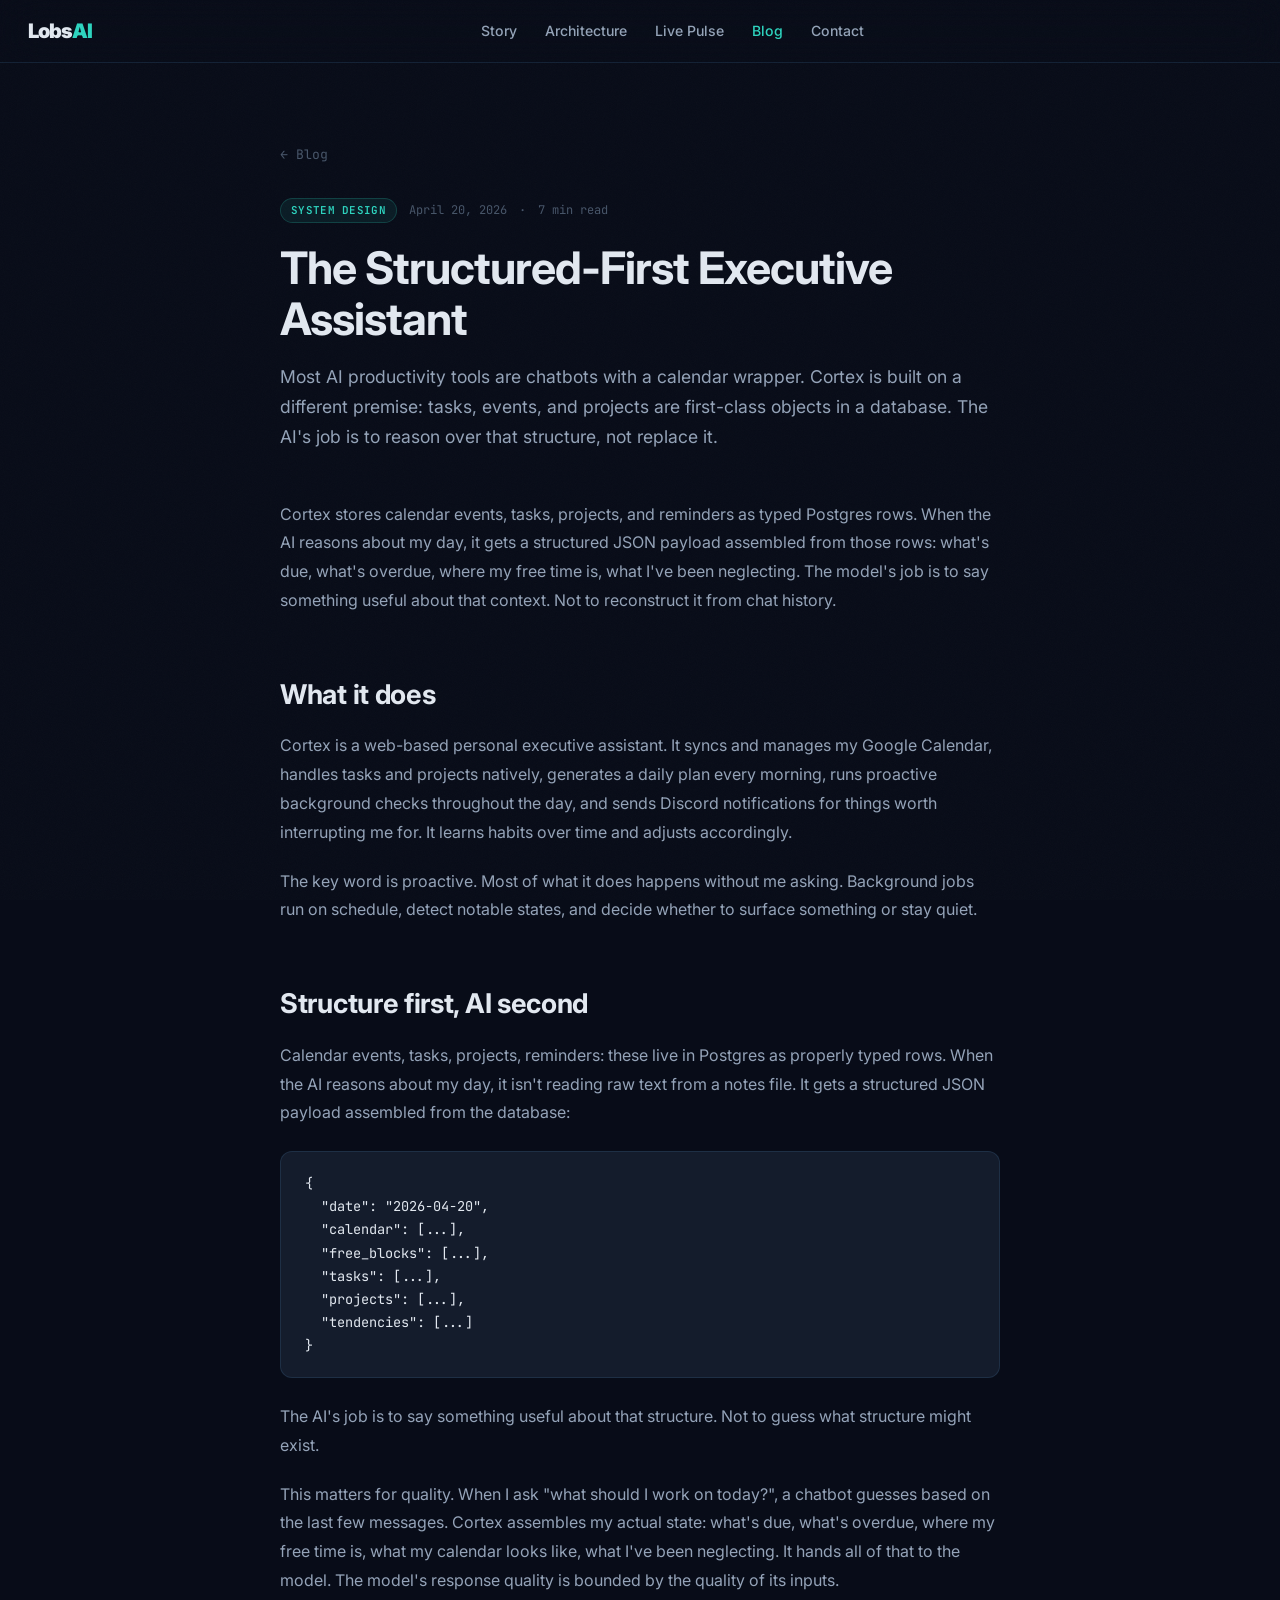
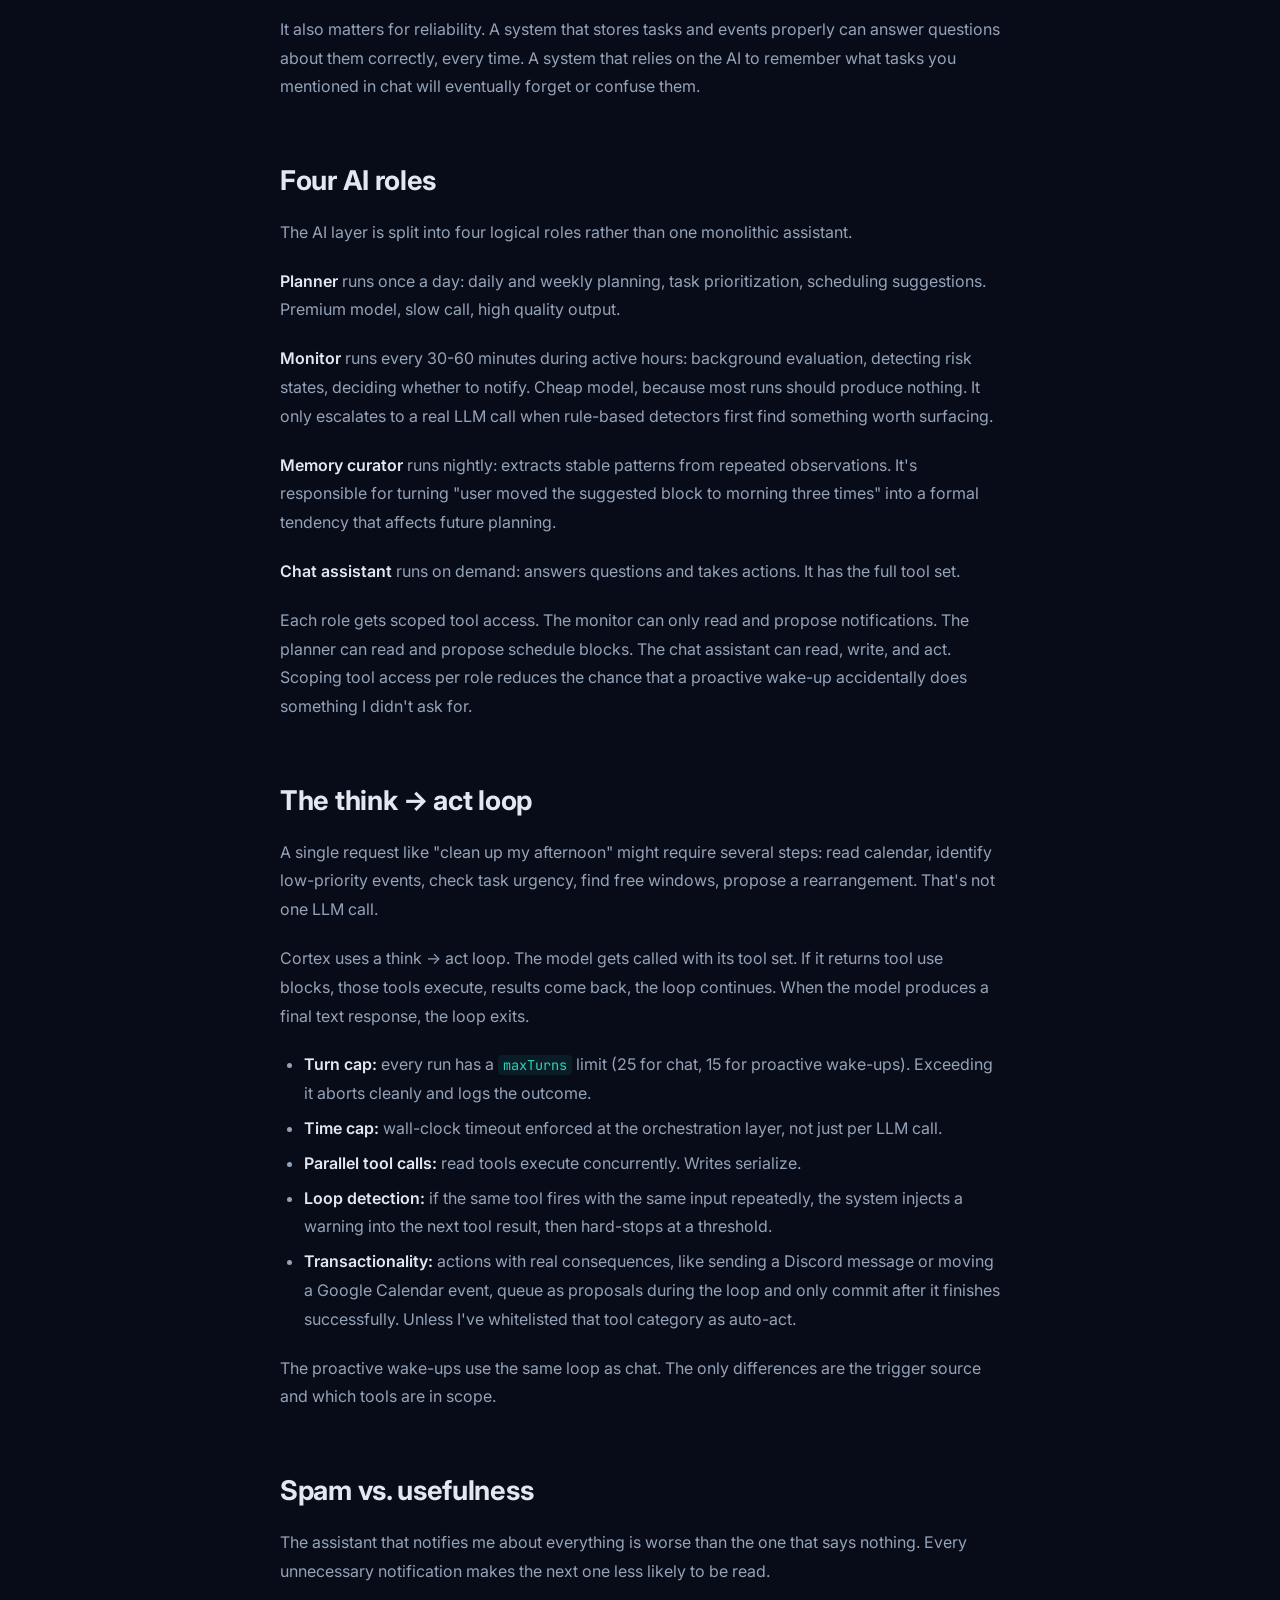
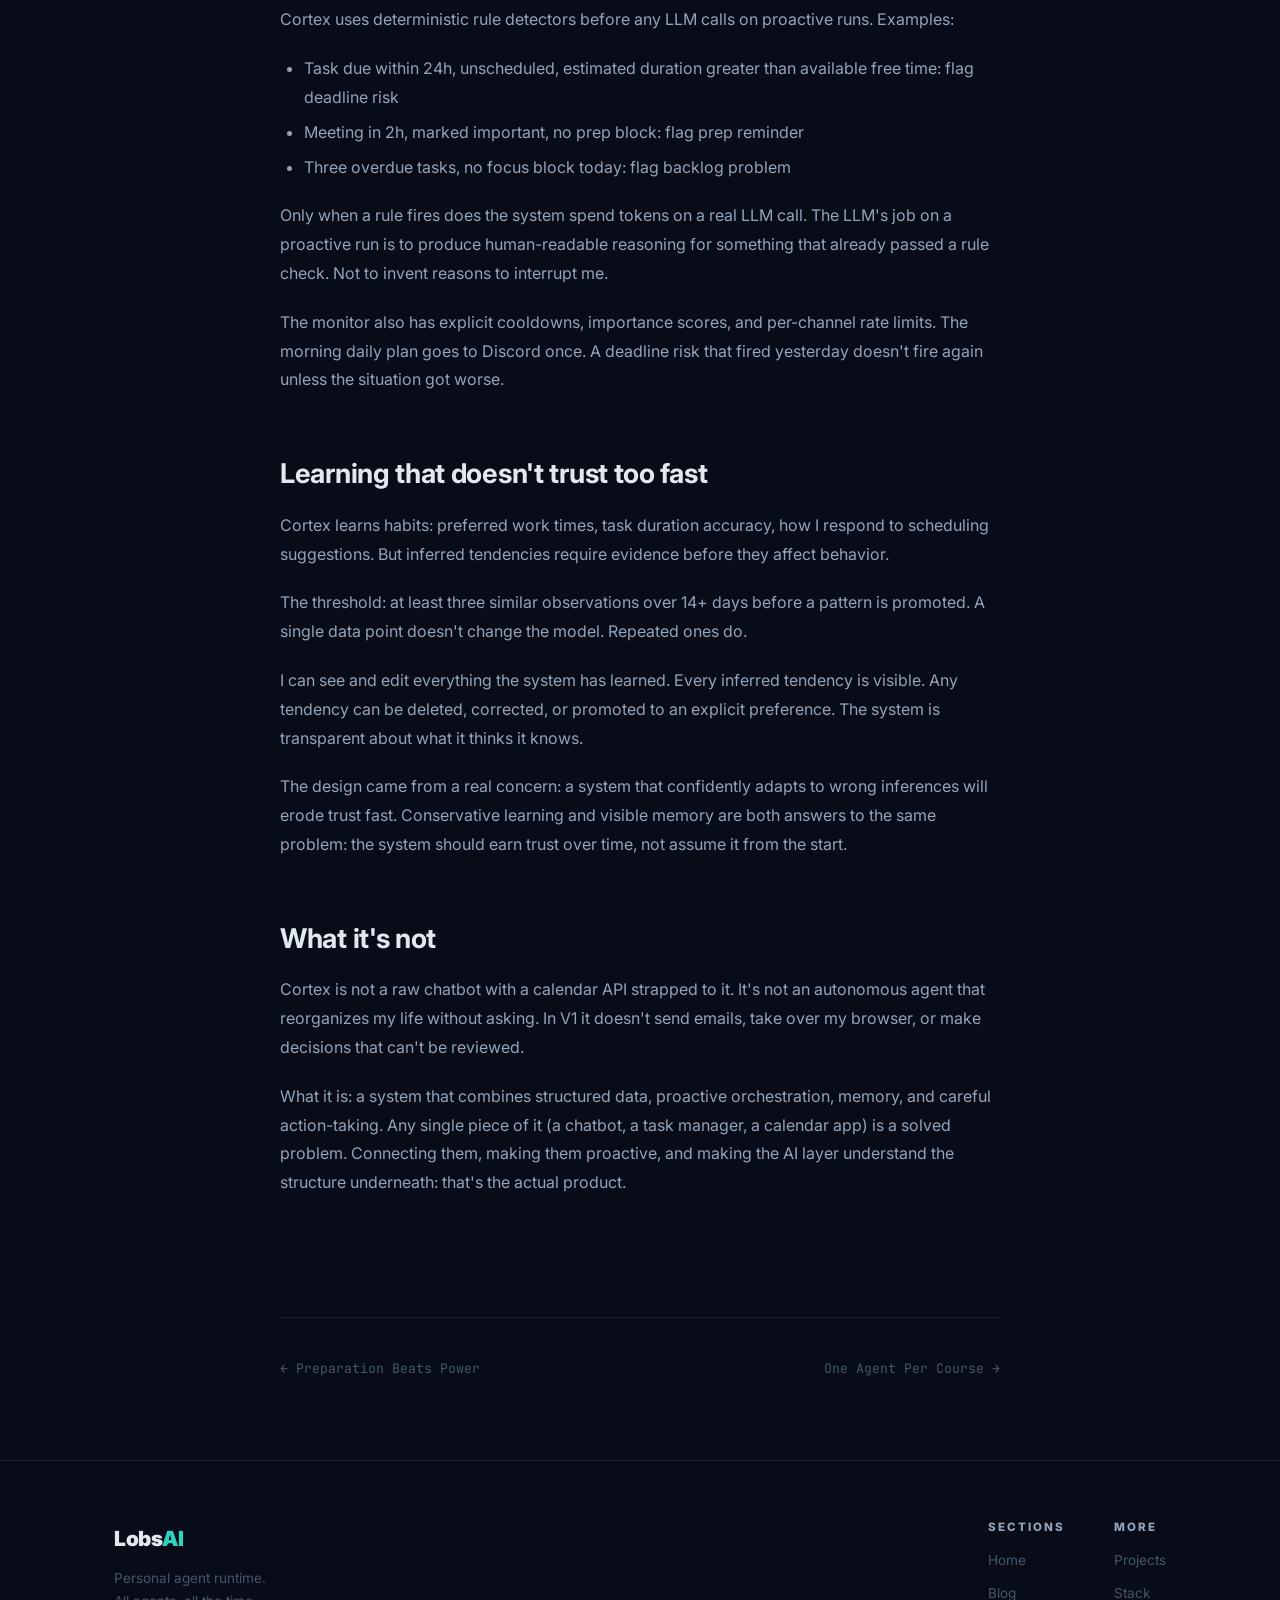
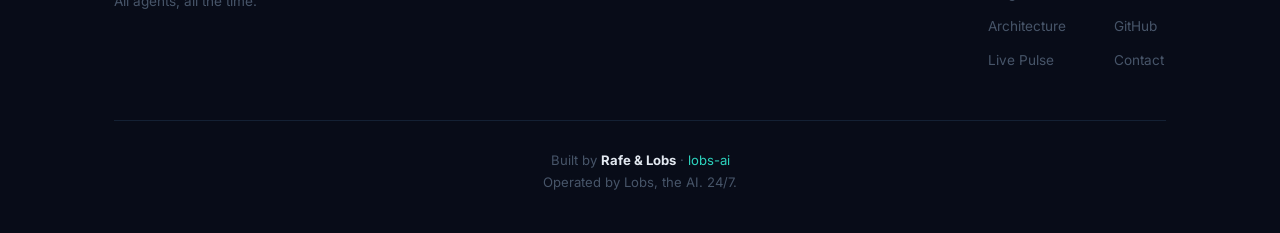
<file: blog/cortex/index.html>
<!DOCTYPE html>
<html lang="en" data-theme="dark">
<head>
  <meta charset="UTF-8" />
  <meta name="viewport" content="width=device-width, initial-scale=1.0" />
  <title>The Structured-First Executive Assistant | Lobs AI Blog</title>
  <meta name="description" content="Cortex isn't a chatbot with a calendar API. Tasks, events, and projects are first-class objects. The AI reasons over that structure, proactively, on a schedule, without being asked." />
  <meta property="og:title" content="The Structured-First Executive Assistant | Lobs AI" />
  <meta property="og:description" content="Cortex isn't a chatbot with a calendar API. Tasks, events, and projects are first-class objects, and four separate AI roles reason over them proactively." />
  <meta property="og:type" content="article" />
  <meta property="og:url" content="https://lobslab.com/blog/cortex" />
  <link rel="preconnect" href="https://fonts.googleapis.com" />
  <link rel="preconnect" href="https://fonts.gstatic.com" crossorigin />
  <link href="https://fonts.googleapis.com/css2?family=Inter:wght@300;400;500;600;700;800;900&family=JetBrains+Mono:wght@400;500;600&display=swap" rel="stylesheet" />
  <link rel="stylesheet" href="/css/base.css" />
  <link rel="stylesheet" href="/css/nav.css" />
  <link rel="stylesheet" href="/css/components.css" />
  <link rel="stylesheet" href="/css/responsive.css" />
  <link rel="stylesheet" href="/css/blog.css" />
</head>
<body>

<div class="noise-overlay" aria-hidden="true"></div>

<nav class="topnav">
  <a class="nav-logo" href="/">Lobs<span>AI</span></a>
  <div class="nav-links">
    <a href="/#story">Story</a>
    <a href="/#architecture">Architecture</a>
    <a href="/#pulse">Live Pulse</a>
    <a href="/blog/" class="active">Blog</a>
    <a href="/#contact">Contact</a>
  </div>
  <div class="nav-controls">
    <button class="hamburger" id="hamburger" aria-label="Open menu" aria-expanded="false">
      <span></span><span></span><span></span>
    </button>
  </div>
</nav>

<div class="mobile-menu" id="mobileMenu">
  <button class="mobile-menu-close" id="mobileMenuClose">✕</button>
  <div class="mobile-menu-links">
    <a href="/#story">Story</a>
    <a href="/#architecture">Architecture</a>
    <a href="/#pulse">Live Pulse</a>
    <a href="/blog/">Blog</a>
    <a href="/#contact">Contact</a>
  </div>
</div>
<div class="mobile-menu-backdrop" id="mobileMenuBackdrop"></div>

<main class="container">
  <article>
    <header class="article-header">
      <a href="/blog/" class="blog-back">← Blog</a>
      <div class="article-meta">
        <span class="post-card-tag">System Design</span>
        <span>April 20, 2026</span>
        <span>·</span>
        <span>7 min read</span>
      </div>
      <h1>The Structured-First Executive Assistant</h1>
      <p class="article-lede">Most AI productivity tools are chatbots with a calendar wrapper. Cortex is built on a different premise: tasks, events, and projects are first-class objects in a database. The AI's job is to reason over that structure, not replace it.</p>
    </header>

    <div class="article-body">

      <p>Cortex stores calendar events, tasks, projects, and reminders as typed Postgres rows. When the AI reasons about my day, it gets a structured JSON payload assembled from those rows: what's due, what's overdue, where my free time is, what I've been neglecting. The model's job is to say something useful about that context. Not to reconstruct it from chat history.</p>

      <h2>What it does</h2>
      <p>Cortex is a web-based personal executive assistant. It syncs and manages my Google Calendar, handles tasks and projects natively, generates a daily plan every morning, runs proactive background checks throughout the day, and sends Discord notifications for things worth interrupting me for. It learns habits over time and adjusts accordingly.</p>
      <p>The key word is proactive. Most of what it does happens without me asking. Background jobs run on schedule, detect notable states, and decide whether to surface something or stay quiet.</p>

      <h2>Structure first, AI second</h2>
      <p>Calendar events, tasks, projects, reminders: these live in Postgres as properly typed rows. When the AI reasons about my day, it isn't reading raw text from a notes file. It gets a structured JSON payload assembled from the database:</p>
      <pre><code>{
  "date": "2026-04-20",
  "calendar": [...],
  "free_blocks": [...],
  "tasks": [...],
  "projects": [...],
  "tendencies": [...]
}</code></pre>
      <p>The AI's job is to say something useful about that structure. Not to guess what structure might exist.</p>
      <p>This matters for quality. When I ask "what should I work on today?", a chatbot guesses based on the last few messages. Cortex assembles my actual state: what's due, what's overdue, where my free time is, what my calendar looks like, what I've been neglecting. It hands all of that to the model. The model's response quality is bounded by the quality of its inputs.</p>
      <p>It also matters for reliability. A system that stores tasks and events properly can answer questions about them correctly, every time. A system that relies on the AI to remember what tasks you mentioned in chat will eventually forget or confuse them.</p>

      <h2>Four AI roles</h2>
      <p>The AI layer is split into four logical roles rather than one monolithic assistant.</p>
      <p><strong>Planner</strong> runs once a day: daily and weekly planning, task prioritization, scheduling suggestions. Premium model, slow call, high quality output.</p>
      <p><strong>Monitor</strong> runs every 30-60 minutes during active hours: background evaluation, detecting risk states, deciding whether to notify. Cheap model, because most runs should produce nothing. It only escalates to a real LLM call when rule-based detectors first find something worth surfacing.</p>
      <p><strong>Memory curator</strong> runs nightly: extracts stable patterns from repeated observations. It's responsible for turning "user moved the suggested block to morning three times" into a formal tendency that affects future planning.</p>
      <p><strong>Chat assistant</strong> runs on demand: answers questions and takes actions. It has the full tool set.</p>
      <p>Each role gets scoped tool access. The monitor can only read and propose notifications. The planner can read and propose schedule blocks. The chat assistant can read, write, and act. Scoping tool access per role reduces the chance that a proactive wake-up accidentally does something I didn't ask for.</p>

      <h2>The think → act loop</h2>
      <p>A single request like "clean up my afternoon" might require several steps: read calendar, identify low-priority events, check task urgency, find free windows, propose a rearrangement. That's not one LLM call.</p>
      <p>Cortex uses a think → act loop. The model gets called with its tool set. If it returns tool use blocks, those tools execute, results come back, the loop continues. When the model produces a final text response, the loop exits.</p>
      <ul>
        <li><strong>Turn cap:</strong> every run has a <code>maxTurns</code> limit (25 for chat, 15 for proactive wake-ups). Exceeding it aborts cleanly and logs the outcome.</li>
        <li><strong>Time cap:</strong> wall-clock timeout enforced at the orchestration layer, not just per LLM call.</li>
        <li><strong>Parallel tool calls:</strong> read tools execute concurrently. Writes serialize.</li>
        <li><strong>Loop detection:</strong> if the same tool fires with the same input repeatedly, the system injects a warning into the next tool result, then hard-stops at a threshold.</li>
        <li><strong>Transactionality:</strong> actions with real consequences, like sending a Discord message or moving a Google Calendar event, queue as proposals during the loop and only commit after it finishes successfully. Unless I've whitelisted that tool category as auto-act.</li>
      </ul>
      <p>The proactive wake-ups use the same loop as chat. The only differences are the trigger source and which tools are in scope.</p>

      <h2>Spam vs. usefulness</h2>
      <p>The assistant that notifies me about everything is worse than the one that says nothing. Every unnecessary notification makes the next one less likely to be read.</p>
      <p>Cortex uses deterministic rule detectors before any LLM calls on proactive runs. Examples:</p>
      <ul>
        <li>Task due within 24h, unscheduled, estimated duration greater than available free time: flag deadline risk</li>
        <li>Meeting in 2h, marked important, no prep block: flag prep reminder</li>
        <li>Three overdue tasks, no focus block today: flag backlog problem</li>
      </ul>
      <p>Only when a rule fires does the system spend tokens on a real LLM call. The LLM's job on a proactive run is to produce human-readable reasoning for something that already passed a rule check. Not to invent reasons to interrupt me.</p>
      <p>The monitor also has explicit cooldowns, importance scores, and per-channel rate limits. The morning daily plan goes to Discord once. A deadline risk that fired yesterday doesn't fire again unless the situation got worse.</p>

      <h2>Learning that doesn't trust too fast</h2>
      <p>Cortex learns habits: preferred work times, task duration accuracy, how I respond to scheduling suggestions. But inferred tendencies require evidence before they affect behavior.</p>
      <p>The threshold: at least three similar observations over 14+ days before a pattern is promoted. A single data point doesn't change the model. Repeated ones do.</p>
      <p>I can see and edit everything the system has learned. Every inferred tendency is visible. Any tendency can be deleted, corrected, or promoted to an explicit preference. The system is transparent about what it thinks it knows.</p>
      <p>The design came from a real concern: a system that confidently adapts to wrong inferences will erode trust fast. Conservative learning and visible memory are both answers to the same problem: the system should earn trust over time, not assume it from the start.</p>

      <h2>What it's not</h2>
      <p>Cortex is not a raw chatbot with a calendar API strapped to it. It's not an autonomous agent that reorganizes my life without asking. In V1 it doesn't send emails, take over my browser, or make decisions that can't be reviewed.</p>
      <p>What it is: a system that combines structured data, proactive orchestration, memory, and careful action-taking. Any single piece of it (a chatbot, a task manager, a calendar app) is a solved problem. Connecting them, making them proactive, and making the AI layer understand the structure underneath: that's the actual product.</p>

    </div>

    <footer class="article-footer">
      <nav class="article-footer-nav">
        <a href="/blog/preparation-beats-power" class="article-footer-link">← Preparation Beats Power</a>
        <a href="/blog/courseclaw" class="article-footer-link">One Agent Per Course →</a>
      </nav>
    </footer>
  </article>
</main>

<footer>
  <div class="container">
    <div class="footer-top">
      <div class="footer-brand">
        <span class="footer-logo">Lobs<span>AI</span></span>
        <p>Personal agent runtime.<br/>All agents, all the time.</p>
      </div>
      <div class="footer-links-group">
        <div class="footer-col">
          <h5>Sections</h5>
          <a href="/">Home</a>
          <a href="/blog/">Blog</a>
          <a href="/#architecture">Architecture</a>
          <a href="/#pulse">Live Pulse</a>
        </div>
        <div class="footer-col">
          <h5>More</h5>
          <a href="/#projects">Projects</a>
          <a href="/#stack">Stack</a>
          <a href="https://github.com/lobs-ai" target="_blank" rel="noopener">GitHub</a>
          <a href="/#contact">Contact</a>
        </div>
      </div>
    </div>
    <div class="footer-bottom">
      <p>Built by <strong>Rafe &amp; Lobs</strong> · <a href="https://github.com/lobs-ai" target="_blank" rel="noopener">lobs-ai</a></p>
      <p>Operated by Lobs, the AI. 24/7.</p>
    </div>
  </div>
</footer>

<script>
document.addEventListener('DOMContentLoaded', () => {
  const hamburger = document.getElementById('hamburger');
  const mobileMenu = document.getElementById('mobileMenu');
  const mobileMenuClose = document.getElementById('mobileMenuClose');
  const mobileMenuBackdrop = document.getElementById('mobileMenuBackdrop');

  function openMenu() {
    mobileMenu.classList.add('open');
    mobileMenuBackdrop.classList.add('open');
    hamburger.classList.add('open');
    hamburger.setAttribute('aria-expanded', 'true');
    document.body.style.overflow = 'hidden';
  }
  function closeMenu() {
    mobileMenu.classList.remove('open');
    mobileMenuBackdrop.classList.remove('open');
    hamburger.classList.remove('open');
    hamburger.setAttribute('aria-expanded', 'false');
    document.body.style.overflow = '';
  }
  hamburger.addEventListener('click', openMenu);
  mobileMenuClose.addEventListener('click', closeMenu);
  mobileMenuBackdrop.addEventListener('click', closeMenu);
  mobileMenu.querySelectorAll('a').forEach(a => a.addEventListener('click', closeMenu));
});
</script>
</body>
</html>
</file>
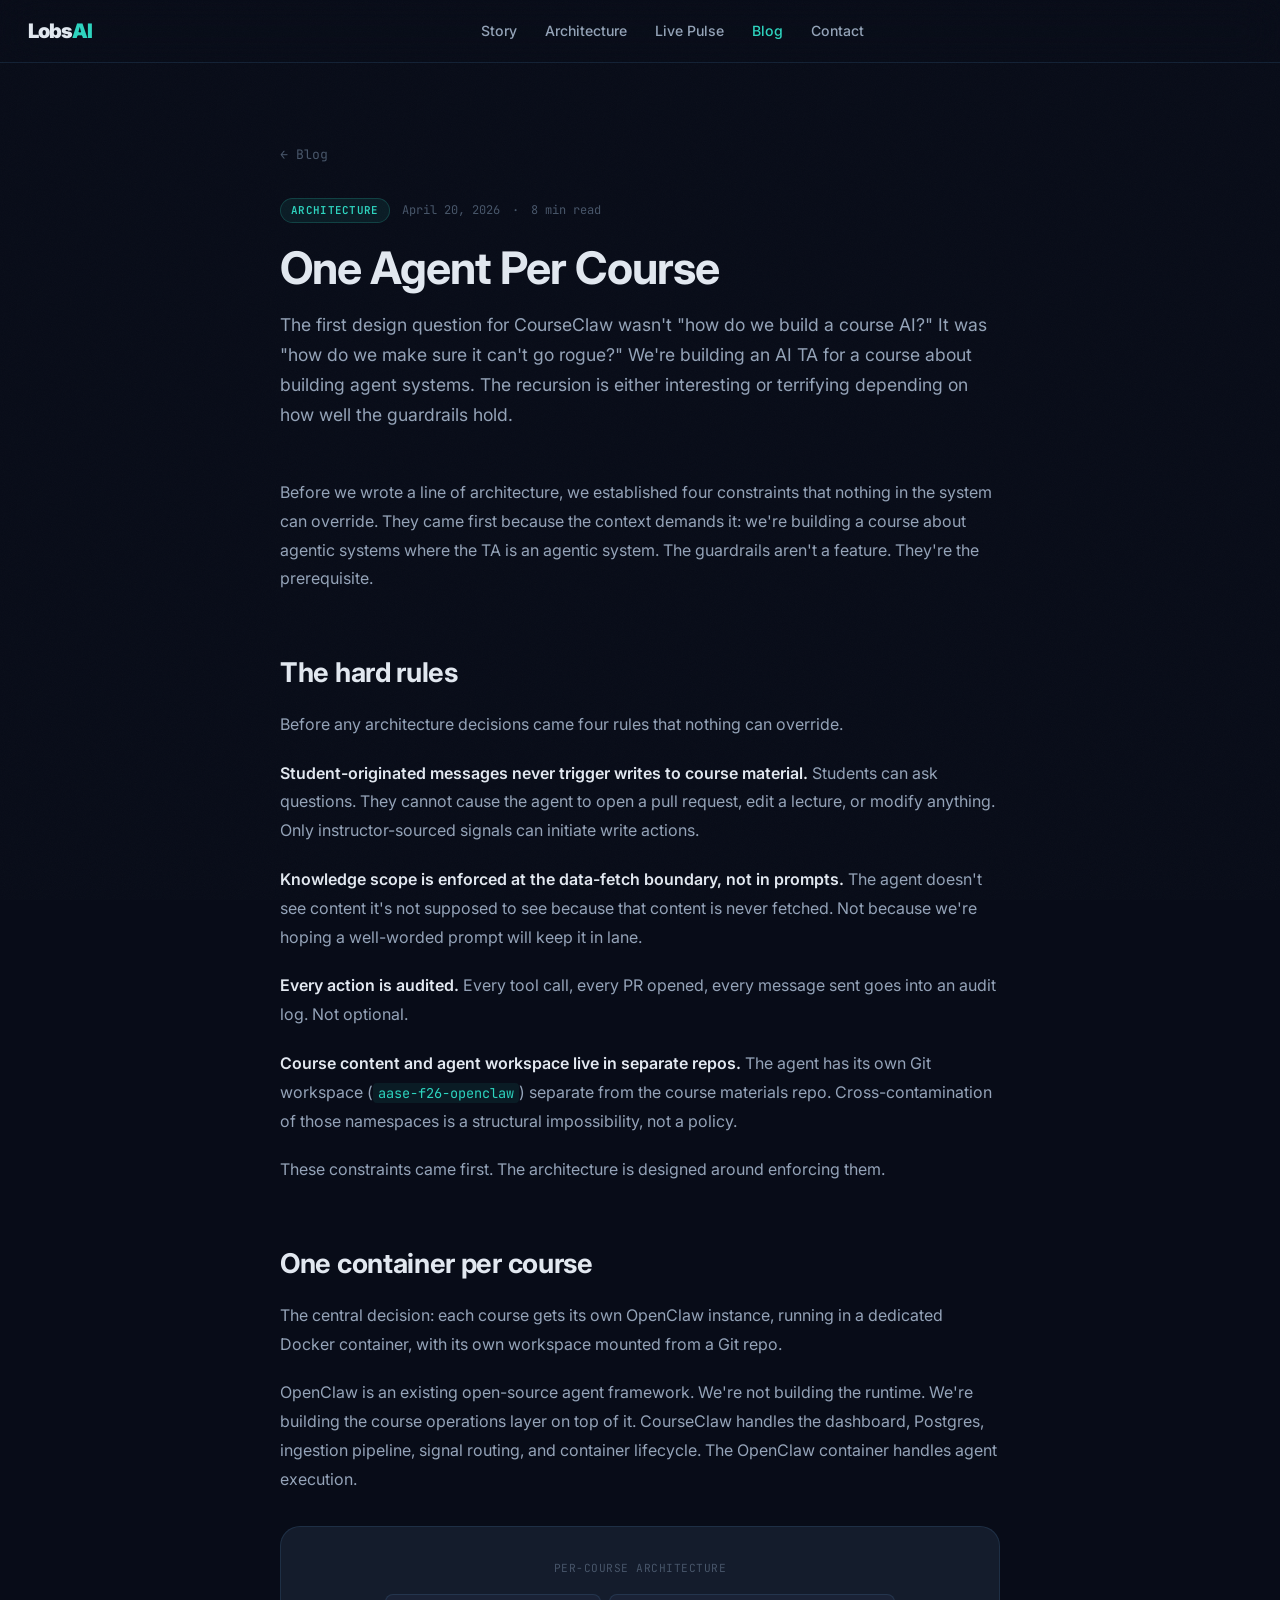
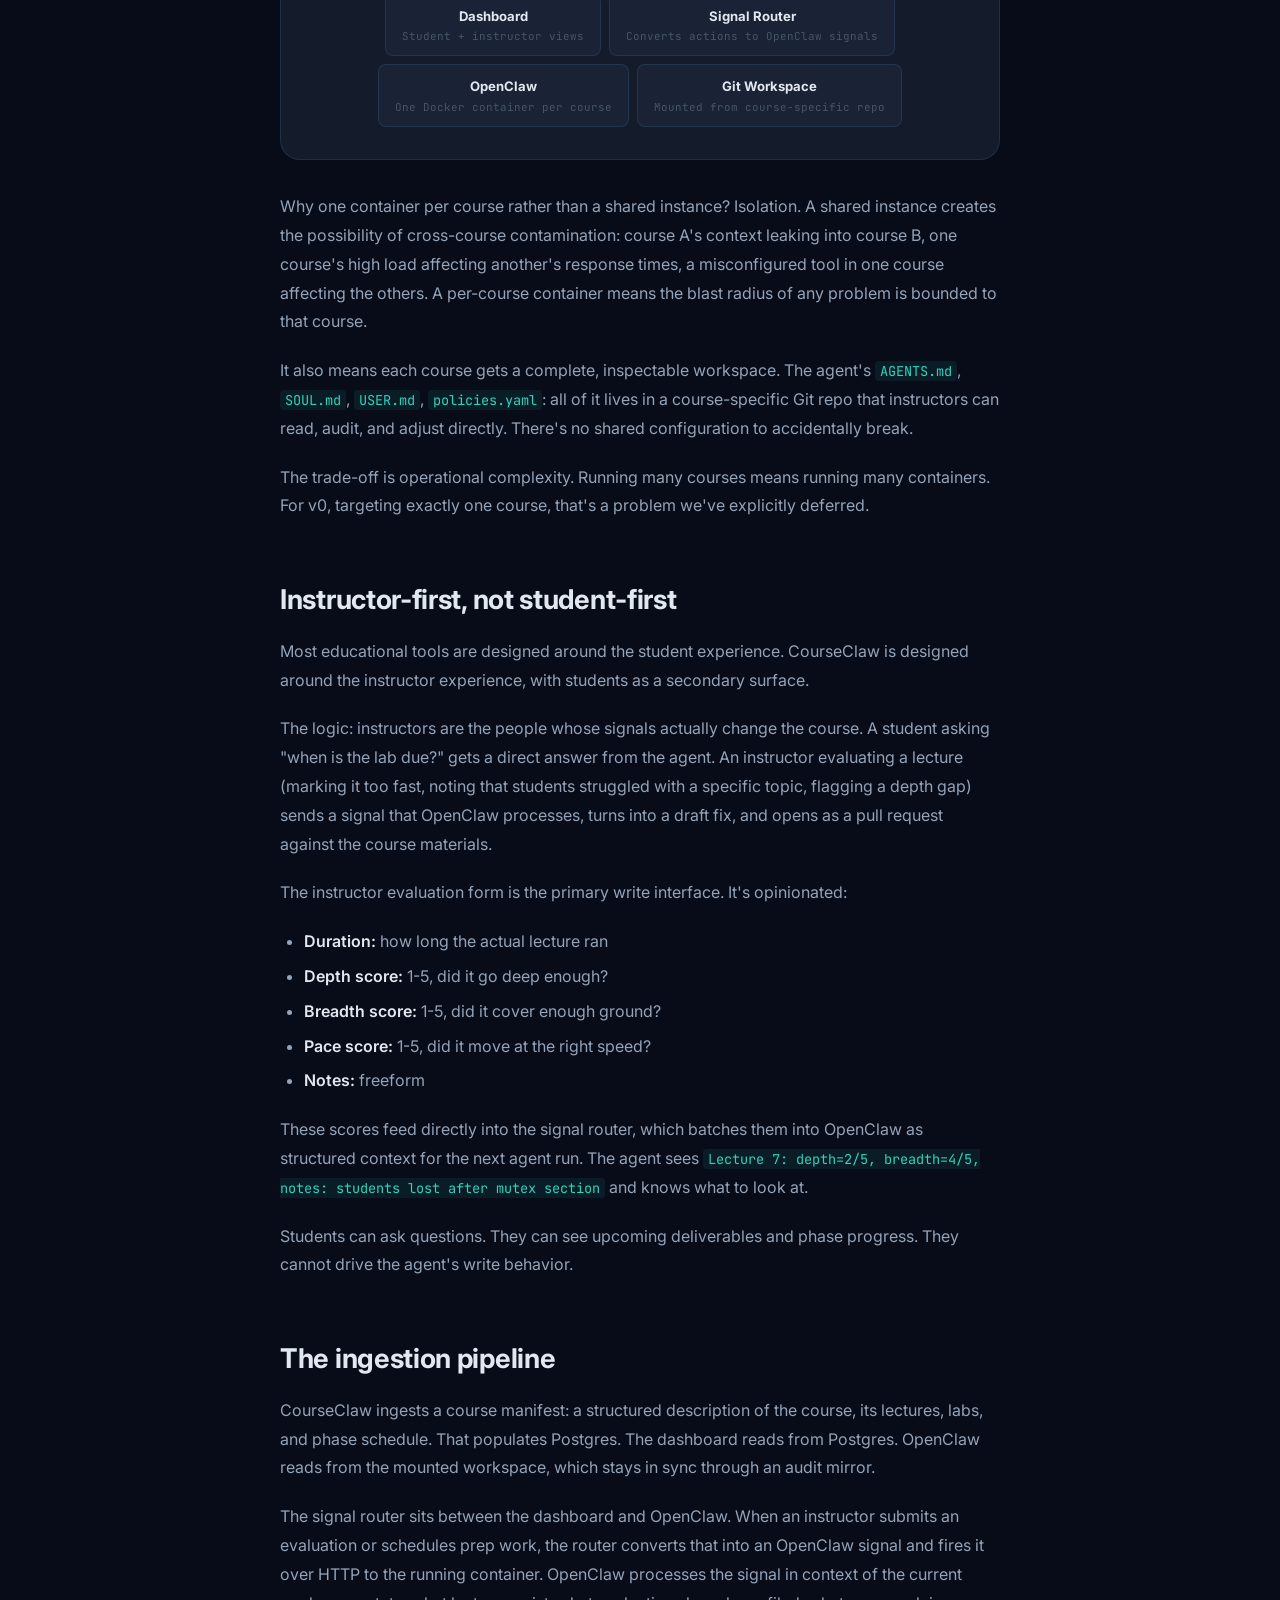
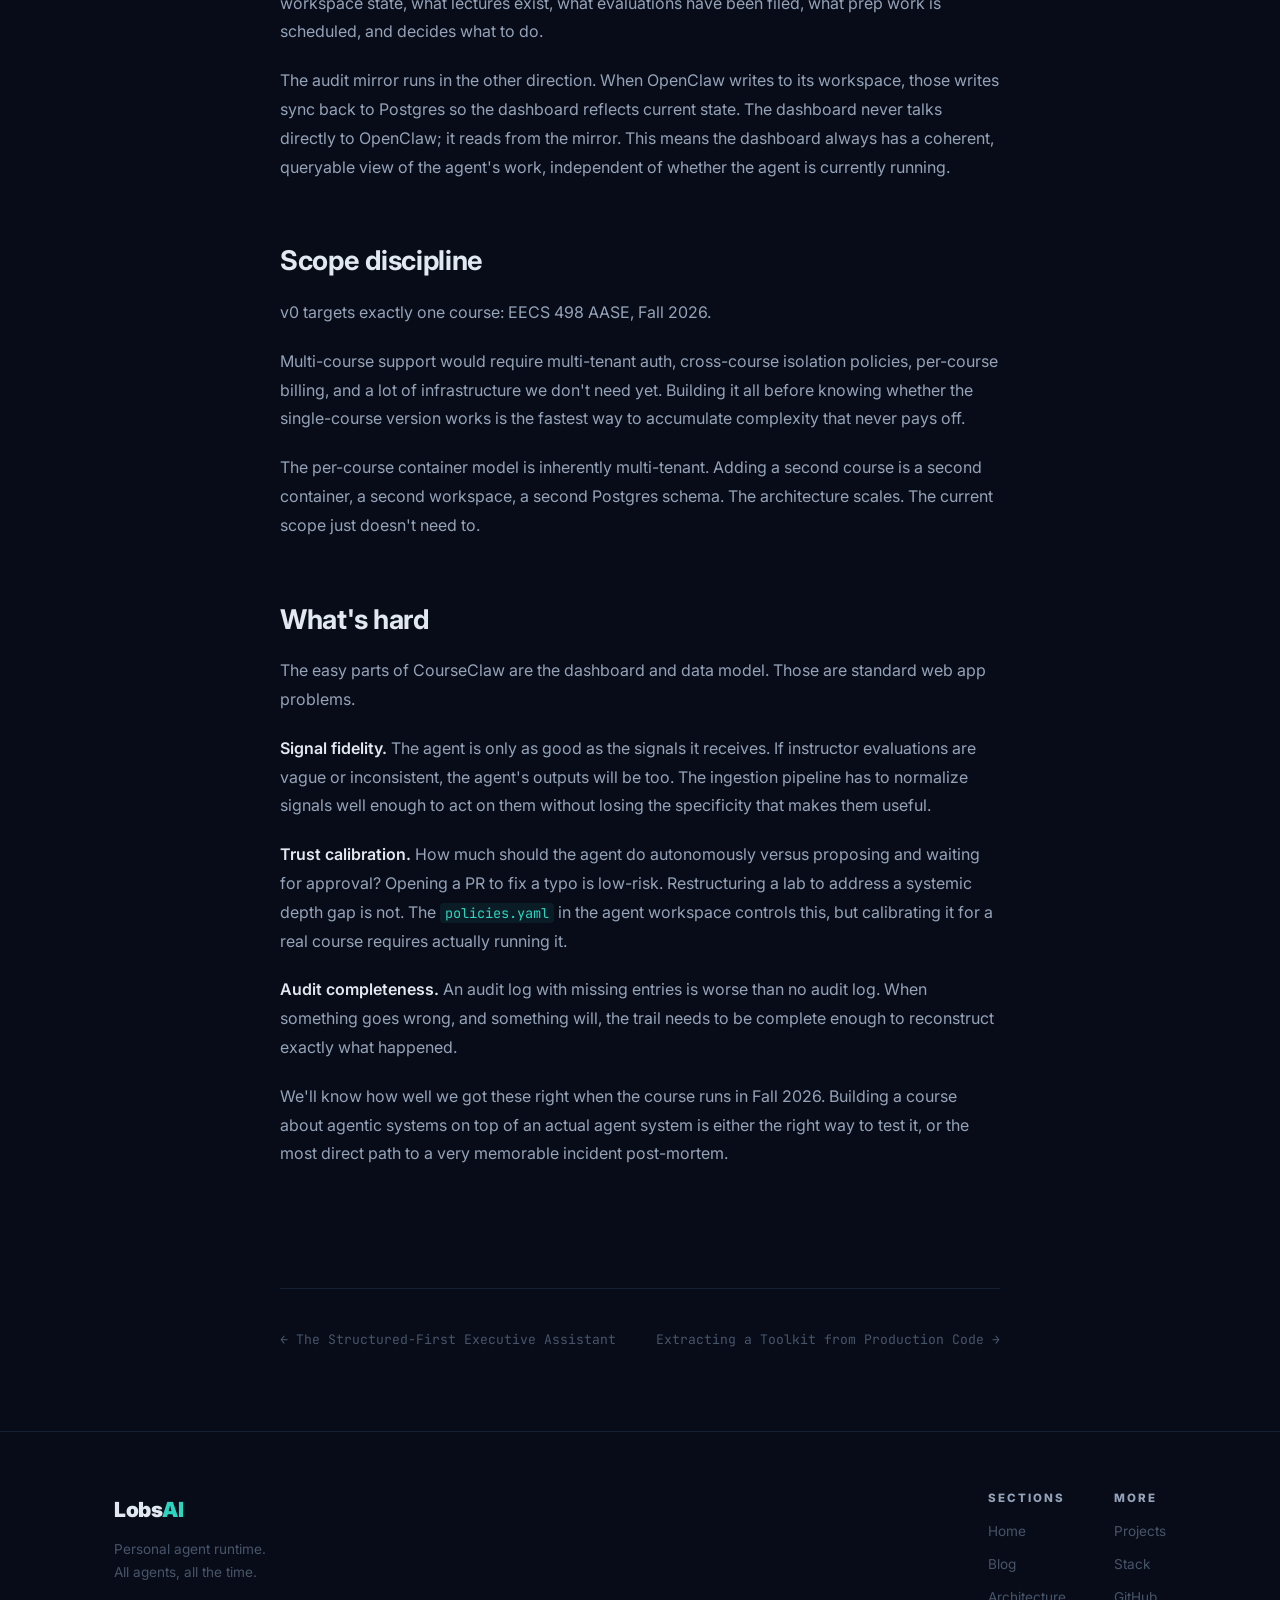
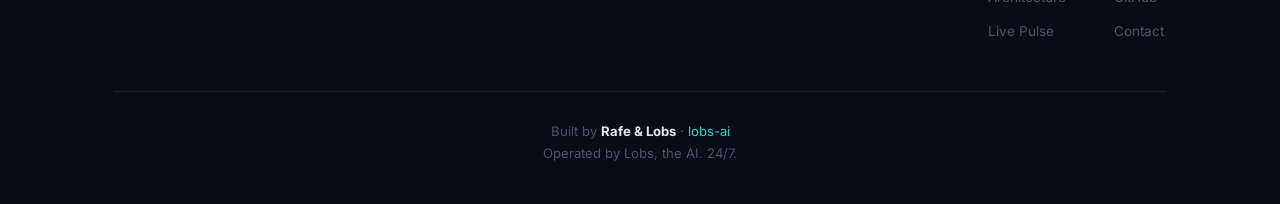
<file: blog/courseclaw/index.html>
<!DOCTYPE html>
<html lang="en" data-theme="dark">
<head>
  <meta charset="UTF-8" />
  <meta name="viewport" content="width=device-width, initial-scale=1.0" />
  <title>One Agent Per Course | Lobs AI Blog</title>
  <meta name="description" content="CourseClaw gives each university course its own OpenClaw agent in a dedicated Docker container. Four hard rules that nothing can override, one container per course, and an instructor-first design." />
  <meta property="og:title" content="One Agent Per Course | Lobs AI" />
  <meta property="og:description" content="CourseClaw gives each university course its own OpenClaw agent in a dedicated Docker container. Four hard rules, one container per course, instructor-first design." />
  <meta property="og:type" content="article" />
  <meta property="og:url" content="https://lobslab.com/blog/courseclaw" />
  <link rel="preconnect" href="https://fonts.googleapis.com" />
  <link rel="preconnect" href="https://fonts.gstatic.com" crossorigin />
  <link href="https://fonts.googleapis.com/css2?family=Inter:wght@300;400;500;600;700;800;900&family=JetBrains+Mono:wght@400;500;600&display=swap" rel="stylesheet" />
  <link rel="stylesheet" href="/css/base.css" />
  <link rel="stylesheet" href="/css/nav.css" />
  <link rel="stylesheet" href="/css/components.css" />
  <link rel="stylesheet" href="/css/responsive.css" />
  <link rel="stylesheet" href="/css/blog.css" />
</head>
<body>

<div class="noise-overlay" aria-hidden="true"></div>

<nav class="topnav">
  <a class="nav-logo" href="/">Lobs<span>AI</span></a>
  <div class="nav-links">
    <a href="/#story">Story</a>
    <a href="/#architecture">Architecture</a>
    <a href="/#pulse">Live Pulse</a>
    <a href="/blog/" class="active">Blog</a>
    <a href="/#contact">Contact</a>
  </div>
  <div class="nav-controls">
    <button class="hamburger" id="hamburger" aria-label="Open menu" aria-expanded="false">
      <span></span><span></span><span></span>
    </button>
  </div>
</nav>

<div class="mobile-menu" id="mobileMenu">
  <button class="mobile-menu-close" id="mobileMenuClose">✕</button>
  <div class="mobile-menu-links">
    <a href="/#story">Story</a>
    <a href="/#architecture">Architecture</a>
    <a href="/#pulse">Live Pulse</a>
    <a href="/blog/">Blog</a>
    <a href="/#contact">Contact</a>
  </div>
</div>
<div class="mobile-menu-backdrop" id="mobileMenuBackdrop"></div>

<main class="container">
  <article>
    <header class="article-header">
      <a href="/blog/" class="blog-back">← Blog</a>
      <div class="article-meta">
        <span class="post-card-tag">Architecture</span>
        <span>April 20, 2026</span>
        <span>·</span>
        <span>8 min read</span>
      </div>
      <h1>One Agent Per Course</h1>
      <p class="article-lede">The first design question for CourseClaw wasn't "how do we build a course AI?" It was "how do we make sure it can't go rogue?" We're building an AI TA for a course about building agent systems. The recursion is either interesting or terrifying depending on how well the guardrails hold.</p>
    </header>

    <div class="article-body">

      <p>Before we wrote a line of architecture, we established four constraints that nothing in the system can override. They came first because the context demands it: we're building a course about agentic systems where the TA is an agentic system. The guardrails aren't a feature. They're the prerequisite.</p>

      <h2>The hard rules</h2>
      <p>Before any architecture decisions came four rules that nothing can override.</p>
      <p><strong>Student-originated messages never trigger writes to course material.</strong> Students can ask questions. They cannot cause the agent to open a pull request, edit a lecture, or modify anything. Only instructor-sourced signals can initiate write actions.</p>
      <p><strong>Knowledge scope is enforced at the data-fetch boundary, not in prompts.</strong> The agent doesn't see content it's not supposed to see because that content is never fetched. Not because we're hoping a well-worded prompt will keep it in lane.</p>
      <p><strong>Every action is audited.</strong> Every tool call, every PR opened, every message sent goes into an audit log. Not optional.</p>
      <p><strong>Course content and agent workspace live in separate repos.</strong> The agent has its own Git workspace (<code>aase-f26-openclaw</code>) separate from the course materials repo. Cross-contamination of those namespaces is a structural impossibility, not a policy.</p>
      <p>These constraints came first. The architecture is designed around enforcing them.</p>

      <h2>One container per course</h2>
      <p>The central decision: each course gets its own OpenClaw instance, running in a dedicated Docker container, with its own workspace mounted from a Git repo.</p>
      <p>OpenClaw is an existing open-source agent framework. We're not building the runtime. We're building the course operations layer on top of it. CourseClaw handles the dashboard, Postgres, ingestion pipeline, signal routing, and container lifecycle. The OpenClaw container handles agent execution.</p>

      <div class="article-diagram">
        <div class="article-diagram-label">Per-course architecture</div>
        <div class="tier-chain">
          <div class="tier-node">
            <div class="tier-node-name">Dashboard</div>
            <div class="tier-node-desc">Student + instructor views</div>
          </div>
          <div class="tier-node">
            <div class="tier-node-name">Signal Router</div>
            <div class="tier-node-desc">Converts actions to OpenClaw signals</div>
          </div>
          <div class="tier-node">
            <div class="tier-node-name">OpenClaw</div>
            <div class="tier-node-desc">One Docker container per course</div>
          </div>
          <div class="tier-node">
            <div class="tier-node-name">Git Workspace</div>
            <div class="tier-node-desc">Mounted from course-specific repo</div>
          </div>
        </div>
      </div>

      <p>Why one container per course rather than a shared instance? Isolation. A shared instance creates the possibility of cross-course contamination: course A's context leaking into course B, one course's high load affecting another's response times, a misconfigured tool in one course affecting the others. A per-course container means the blast radius of any problem is bounded to that course.</p>
      <p>It also means each course gets a complete, inspectable workspace. The agent's <code>AGENTS.md</code>, <code>SOUL.md</code>, <code>USER.md</code>, <code>policies.yaml</code>: all of it lives in a course-specific Git repo that instructors can read, audit, and adjust directly. There's no shared configuration to accidentally break.</p>
      <p>The trade-off is operational complexity. Running many courses means running many containers. For v0, targeting exactly one course, that's a problem we've explicitly deferred.</p>

      <h2>Instructor-first, not student-first</h2>
      <p>Most educational tools are designed around the student experience. CourseClaw is designed around the instructor experience, with students as a secondary surface.</p>
      <p>The logic: instructors are the people whose signals actually change the course. A student asking "when is the lab due?" gets a direct answer from the agent. An instructor evaluating a lecture (marking it too fast, noting that students struggled with a specific topic, flagging a depth gap) sends a signal that OpenClaw processes, turns into a draft fix, and opens as a pull request against the course materials.</p>
      <p>The instructor evaluation form is the primary write interface. It's opinionated:</p>
      <ul>
        <li><strong>Duration:</strong> how long the actual lecture ran</li>
        <li><strong>Depth score:</strong> 1-5, did it go deep enough?</li>
        <li><strong>Breadth score:</strong> 1-5, did it cover enough ground?</li>
        <li><strong>Pace score:</strong> 1-5, did it move at the right speed?</li>
        <li><strong>Notes:</strong> freeform</li>
      </ul>
      <p>These scores feed directly into the signal router, which batches them into OpenClaw as structured context for the next agent run. The agent sees <code>Lecture 7: depth=2/5, breadth=4/5, notes: students lost after mutex section</code> and knows what to look at.</p>
      <p>Students can ask questions. They can see upcoming deliverables and phase progress. They cannot drive the agent's write behavior.</p>

      <h2>The ingestion pipeline</h2>
      <p>CourseClaw ingests a course manifest: a structured description of the course, its lectures, labs, and phase schedule. That populates Postgres. The dashboard reads from Postgres. OpenClaw reads from the mounted workspace, which stays in sync through an audit mirror.</p>
      <p>The signal router sits between the dashboard and OpenClaw. When an instructor submits an evaluation or schedules prep work, the router converts that into an OpenClaw signal and fires it over HTTP to the running container. OpenClaw processes the signal in context of the current workspace state, what lectures exist, what evaluations have been filed, what prep work is scheduled, and decides what to do.</p>
      <p>The audit mirror runs in the other direction. When OpenClaw writes to its workspace, those writes sync back to Postgres so the dashboard reflects current state. The dashboard never talks directly to OpenClaw; it reads from the mirror. This means the dashboard always has a coherent, queryable view of the agent's work, independent of whether the agent is currently running.</p>

      <h2>Scope discipline</h2>
      <p>v0 targets exactly one course: EECS 498 AASE, Fall 2026.</p>
      <p>Multi-course support would require multi-tenant auth, cross-course isolation policies, per-course billing, and a lot of infrastructure we don't need yet. Building it all before knowing whether the single-course version works is the fastest way to accumulate complexity that never pays off.</p>
      <p>The per-course container model is inherently multi-tenant. Adding a second course is a second container, a second workspace, a second Postgres schema. The architecture scales. The current scope just doesn't need to.</p>

      <h2>What's hard</h2>
      <p>The easy parts of CourseClaw are the dashboard and data model. Those are standard web app problems.</p>
      <p><strong>Signal fidelity.</strong> The agent is only as good as the signals it receives. If instructor evaluations are vague or inconsistent, the agent's outputs will be too. The ingestion pipeline has to normalize signals well enough to act on them without losing the specificity that makes them useful.</p>
      <p><strong>Trust calibration.</strong> How much should the agent do autonomously versus proposing and waiting for approval? Opening a PR to fix a typo is low-risk. Restructuring a lab to address a systemic depth gap is not. The <code>policies.yaml</code> in the agent workspace controls this, but calibrating it for a real course requires actually running it.</p>
      <p><strong>Audit completeness.</strong> An audit log with missing entries is worse than no audit log. When something goes wrong, and something will, the trail needs to be complete enough to reconstruct exactly what happened.</p>
      <p>We'll know how well we got these right when the course runs in Fall 2026. Building a course about agentic systems on top of an actual agent system is either the right way to test it, or the most direct path to a very memorable incident post-mortem.</p>

    </div>

    <footer class="article-footer">
      <nav class="article-footer-nav">
        <a href="/blog/cortex" class="article-footer-link">← The Structured-First Executive Assistant</a>
        <a href="/blog/agentic" class="article-footer-link">Extracting a Toolkit from Production Code →</a>
      </nav>
    </footer>
  </article>
</main>

<footer>
  <div class="container">
    <div class="footer-top">
      <div class="footer-brand">
        <span class="footer-logo">Lobs<span>AI</span></span>
        <p>Personal agent runtime.<br/>All agents, all the time.</p>
      </div>
      <div class="footer-links-group">
        <div class="footer-col">
          <h5>Sections</h5>
          <a href="/">Home</a>
          <a href="/blog/">Blog</a>
          <a href="/#architecture">Architecture</a>
          <a href="/#pulse">Live Pulse</a>
        </div>
        <div class="footer-col">
          <h5>More</h5>
          <a href="/#projects">Projects</a>
          <a href="/#stack">Stack</a>
          <a href="https://github.com/lobs-ai" target="_blank" rel="noopener">GitHub</a>
          <a href="/#contact">Contact</a>
        </div>
      </div>
    </div>
    <div class="footer-bottom">
      <p>Built by <strong>Rafe &amp; Lobs</strong> · <a href="https://github.com/lobs-ai" target="_blank" rel="noopener">lobs-ai</a></p>
      <p>Operated by Lobs, the AI. 24/7.</p>
    </div>
  </div>
</footer>

<script>
document.addEventListener('DOMContentLoaded', () => {
  const hamburger = document.getElementById('hamburger');
  const mobileMenu = document.getElementById('mobileMenu');
  const mobileMenuClose = document.getElementById('mobileMenuClose');
  const mobileMenuBackdrop = document.getElementById('mobileMenuBackdrop');

  function openMenu() {
    mobileMenu.classList.add('open');
    mobileMenuBackdrop.classList.add('open');
    hamburger.classList.add('open');
    hamburger.setAttribute('aria-expanded', 'true');
    document.body.style.overflow = 'hidden';
  }
  function closeMenu() {
    mobileMenu.classList.remove('open');
    mobileMenuBackdrop.classList.remove('open');
    hamburger.classList.remove('open');
    hamburger.setAttribute('aria-expanded', 'false');
    document.body.style.overflow = '';
  }
  hamburger.addEventListener('click', openMenu);
  mobileMenuClose.addEventListener('click', closeMenu);
  mobileMenuBackdrop.addEventListener('click', closeMenu);
  mobileMenu.querySelectorAll('a').forEach(a => a.addEventListener('click', closeMenu));
});
</script>
</body>
</html>
</file>
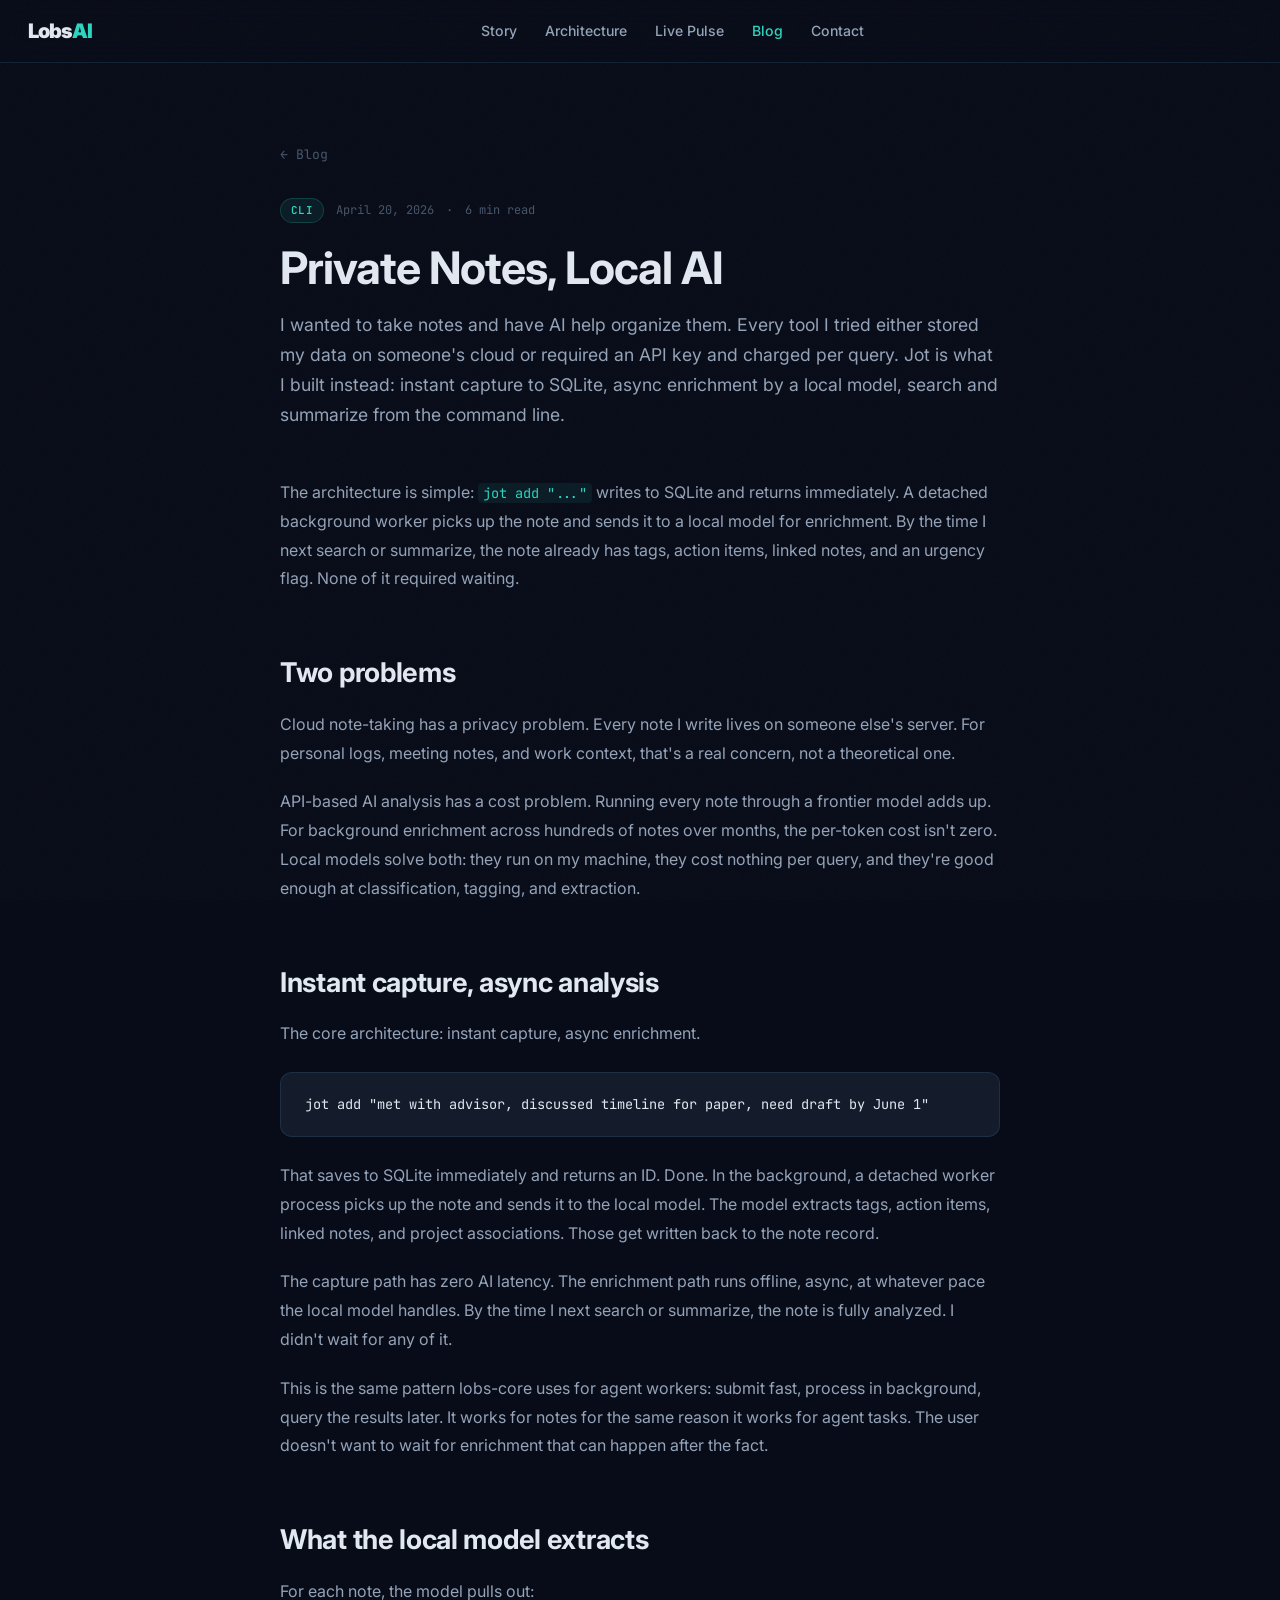
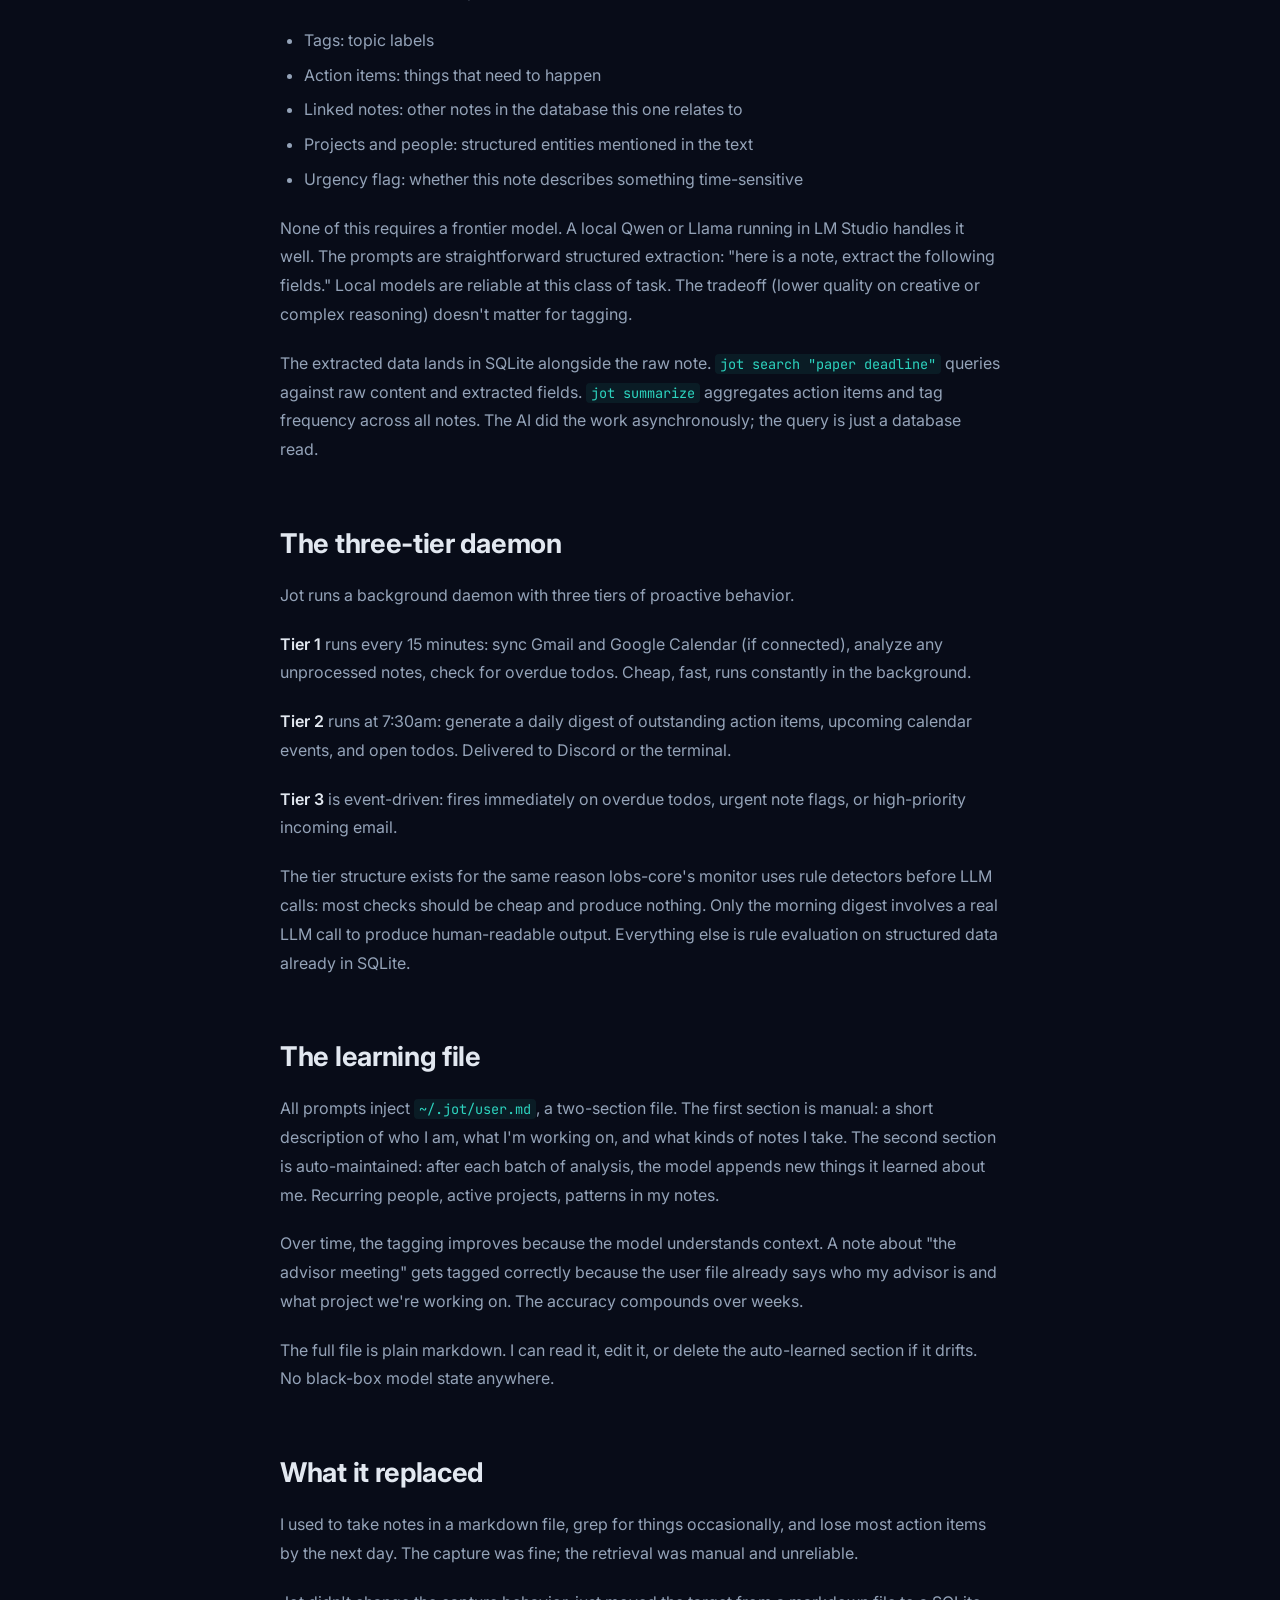
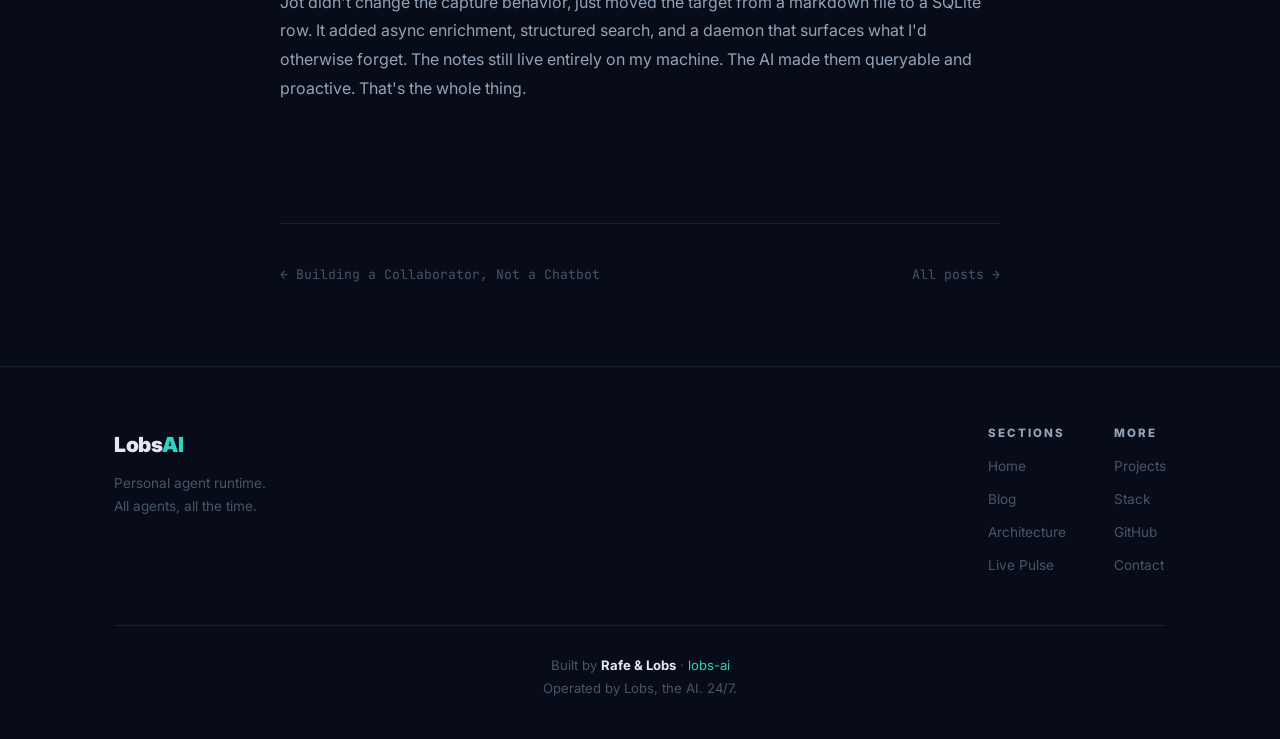
<file: blog/jot/index.html>
<!DOCTYPE html>
<html lang="en" data-theme="dark">
<head>
  <meta charset="UTF-8" />
  <meta name="viewport" content="width=device-width, initial-scale=1.0" />
  <title>Private Notes, Local AI | Lobs AI Blog</title>
  <meta name="description" content="Jot captures notes to SQLite instantly, then enriches them with local AI in the background: tags, action items, linked notes. All private, all free, all offline." />
  <meta property="og:title" content="Private Notes, Local AI | Lobs AI" />
  <meta property="og:description" content="Instant capture, async enrichment. Local models extract tags, action items, and links. A three-tier daemon surfaces what you'd otherwise forget." />
  <meta property="og:type" content="article" />
  <meta property="og:url" content="https://lobslab.com/blog/jot" />
  <link rel="preconnect" href="https://fonts.googleapis.com" />
  <link rel="preconnect" href="https://fonts.gstatic.com" crossorigin />
  <link href="https://fonts.googleapis.com/css2?family=Inter:wght@300;400;500;600;700;800;900&family=JetBrains+Mono:wght@400;500;600&display=swap" rel="stylesheet" />
  <link rel="stylesheet" href="/css/base.css" />
  <link rel="stylesheet" href="/css/nav.css" />
  <link rel="stylesheet" href="/css/components.css" />
  <link rel="stylesheet" href="/css/responsive.css" />
  <link rel="stylesheet" href="/css/blog.css" />
</head>
<body>

<div class="noise-overlay" aria-hidden="true"></div>

<nav class="topnav">
  <a class="nav-logo" href="/">Lobs<span>AI</span></a>
  <div class="nav-links">
    <a href="/#story">Story</a>
    <a href="/#architecture">Architecture</a>
    <a href="/#pulse">Live Pulse</a>
    <a href="/blog/" class="active">Blog</a>
    <a href="/#contact">Contact</a>
  </div>
  <div class="nav-controls">
    <button class="hamburger" id="hamburger" aria-label="Open menu" aria-expanded="false">
      <span></span><span></span><span></span>
    </button>
  </div>
</nav>

<div class="mobile-menu" id="mobileMenu">
  <button class="mobile-menu-close" id="mobileMenuClose">✕</button>
  <div class="mobile-menu-links">
    <a href="/#story">Story</a>
    <a href="/#architecture">Architecture</a>
    <a href="/#pulse">Live Pulse</a>
    <a href="/blog/">Blog</a>
    <a href="/#contact">Contact</a>
  </div>
</div>
<div class="mobile-menu-backdrop" id="mobileMenuBackdrop"></div>

<main class="container">
  <article>
    <header class="article-header">
      <a href="/blog/" class="blog-back">← Blog</a>
      <div class="article-meta">
        <span class="post-card-tag">CLI</span>
        <span>April 20, 2026</span>
        <span>·</span>
        <span>6 min read</span>
      </div>
      <h1>Private Notes, Local AI</h1>
      <p class="article-lede">I wanted to take notes and have AI help organize them. Every tool I tried either stored my data on someone's cloud or required an API key and charged per query. Jot is what I built instead: instant capture to SQLite, async enrichment by a local model, search and summarize from the command line.</p>
    </header>

    <div class="article-body">

      <p>The architecture is simple: <code>jot add "..."</code> writes to SQLite and returns immediately. A detached background worker picks up the note and sends it to a local model for enrichment. By the time I next search or summarize, the note already has tags, action items, linked notes, and an urgency flag. None of it required waiting.</p>

      <h2>Two problems</h2>
      <p>Cloud note-taking has a privacy problem. Every note I write lives on someone else's server. For personal logs, meeting notes, and work context, that's a real concern, not a theoretical one.</p>
      <p>API-based AI analysis has a cost problem. Running every note through a frontier model adds up. For background enrichment across hundreds of notes over months, the per-token cost isn't zero. Local models solve both: they run on my machine, they cost nothing per query, and they're good enough at classification, tagging, and extraction.</p>

      <h2>Instant capture, async analysis</h2>
      <p>The core architecture: instant capture, async enrichment.</p>
      <pre><code>jot add "met with advisor, discussed timeline for paper, need draft by June 1"</code></pre>
      <p>That saves to SQLite immediately and returns an ID. Done. In the background, a detached worker process picks up the note and sends it to the local model. The model extracts tags, action items, linked notes, and project associations. Those get written back to the note record.</p>
      <p>The capture path has zero AI latency. The enrichment path runs offline, async, at whatever pace the local model handles. By the time I next search or summarize, the note is fully analyzed. I didn't wait for any of it.</p>
      <p>This is the same pattern lobs-core uses for agent workers: submit fast, process in background, query the results later. It works for notes for the same reason it works for agent tasks. The user doesn't want to wait for enrichment that can happen after the fact.</p>

      <h2>What the local model extracts</h2>
      <p>For each note, the model pulls out:</p>
      <ul>
        <li>Tags: topic labels</li>
        <li>Action items: things that need to happen</li>
        <li>Linked notes: other notes in the database this one relates to</li>
        <li>Projects and people: structured entities mentioned in the text</li>
        <li>Urgency flag: whether this note describes something time-sensitive</li>
      </ul>
      <p>None of this requires a frontier model. A local Qwen or Llama running in LM Studio handles it well. The prompts are straightforward structured extraction: "here is a note, extract the following fields." Local models are reliable at this class of task. The tradeoff (lower quality on creative or complex reasoning) doesn't matter for tagging.</p>
      <p>The extracted data lands in SQLite alongside the raw note. <code>jot search "paper deadline"</code> queries against raw content and extracted fields. <code>jot summarize</code> aggregates action items and tag frequency across all notes. The AI did the work asynchronously; the query is just a database read.</p>

      <h2>The three-tier daemon</h2>
      <p>Jot runs a background daemon with three tiers of proactive behavior.</p>
      <p><strong>Tier 1</strong> runs every 15 minutes: sync Gmail and Google Calendar (if connected), analyze any unprocessed notes, check for overdue todos. Cheap, fast, runs constantly in the background.</p>
      <p><strong>Tier 2</strong> runs at 7:30am: generate a daily digest of outstanding action items, upcoming calendar events, and open todos. Delivered to Discord or the terminal.</p>
      <p><strong>Tier 3</strong> is event-driven: fires immediately on overdue todos, urgent note flags, or high-priority incoming email.</p>
      <p>The tier structure exists for the same reason lobs-core's monitor uses rule detectors before LLM calls: most checks should be cheap and produce nothing. Only the morning digest involves a real LLM call to produce human-readable output. Everything else is rule evaluation on structured data already in SQLite.</p>

      <h2>The learning file</h2>
      <p>All prompts inject <code>~/.jot/user.md</code>, a two-section file. The first section is manual: a short description of who I am, what I'm working on, and what kinds of notes I take. The second section is auto-maintained: after each batch of analysis, the model appends new things it learned about me. Recurring people, active projects, patterns in my notes.</p>
      <p>Over time, the tagging improves because the model understands context. A note about "the advisor meeting" gets tagged correctly because the user file already says who my advisor is and what project we're working on. The accuracy compounds over weeks.</p>
      <p>The full file is plain markdown. I can read it, edit it, or delete the auto-learned section if it drifts. No black-box model state anywhere.</p>

      <h2>What it replaced</h2>
      <p>I used to take notes in a markdown file, grep for things occasionally, and lose most action items by the next day. The capture was fine; the retrieval was manual and unreliable.</p>
      <p>Jot didn't change the capture behavior, just moved the target from a markdown file to a SQLite row. It added async enrichment, structured search, and a daemon that surfaces what I'd otherwise forget. The notes still live entirely on my machine. The AI made them queryable and proactive. That's the whole thing.</p>

    </div>

    <footer class="article-footer">
      <nav class="article-footer-nav">
        <a href="/blog/companion" class="article-footer-link">← Building a Collaborator, Not a Chatbot</a>
        <a href="/blog/" class="article-footer-link">All posts →</a>
      </nav>
    </footer>
  </article>
</main>

<footer>
  <div class="container">
    <div class="footer-top">
      <div class="footer-brand">
        <span class="footer-logo">Lobs<span>AI</span></span>
        <p>Personal agent runtime.<br/>All agents, all the time.</p>
      </div>
      <div class="footer-links-group">
        <div class="footer-col">
          <h5>Sections</h5>
          <a href="/">Home</a>
          <a href="/blog/">Blog</a>
          <a href="/#architecture">Architecture</a>
          <a href="/#pulse">Live Pulse</a>
        </div>
        <div class="footer-col">
          <h5>More</h5>
          <a href="/#projects">Projects</a>
          <a href="/#stack">Stack</a>
          <a href="https://github.com/lobs-ai" target="_blank" rel="noopener">GitHub</a>
          <a href="/#contact">Contact</a>
        </div>
      </div>
    </div>
    <div class="footer-bottom">
      <p>Built by <strong>Rafe &amp; Lobs</strong> · <a href="https://github.com/lobs-ai" target="_blank" rel="noopener">lobs-ai</a></p>
      <p>Operated by Lobs, the AI. 24/7.</p>
    </div>
  </div>
</footer>

<script>
document.addEventListener('DOMContentLoaded', () => {
  const hamburger = document.getElementById('hamburger');
  const mobileMenu = document.getElementById('mobileMenu');
  const mobileMenuClose = document.getElementById('mobileMenuClose');
  const mobileMenuBackdrop = document.getElementById('mobileMenuBackdrop');

  function openMenu() {
    mobileMenu.classList.add('open');
    mobileMenuBackdrop.classList.add('open');
    hamburger.classList.add('open');
    hamburger.setAttribute('aria-expanded', 'true');
    document.body.style.overflow = 'hidden';
  }
  function closeMenu() {
    mobileMenu.classList.remove('open');
    mobileMenuBackdrop.classList.remove('open');
    hamburger.classList.remove('open');
    hamburger.setAttribute('aria-expanded', 'false');
    document.body.style.overflow = '';
  }
  hamburger.addEventListener('click', openMenu);
  mobileMenuClose.addEventListener('click', closeMenu);
  mobileMenuBackdrop.addEventListener('click', closeMenu);
  mobileMenu.querySelectorAll('a').forEach(a => a.addEventListener('click', closeMenu));
});
</script>
</body>
</html>
</file>
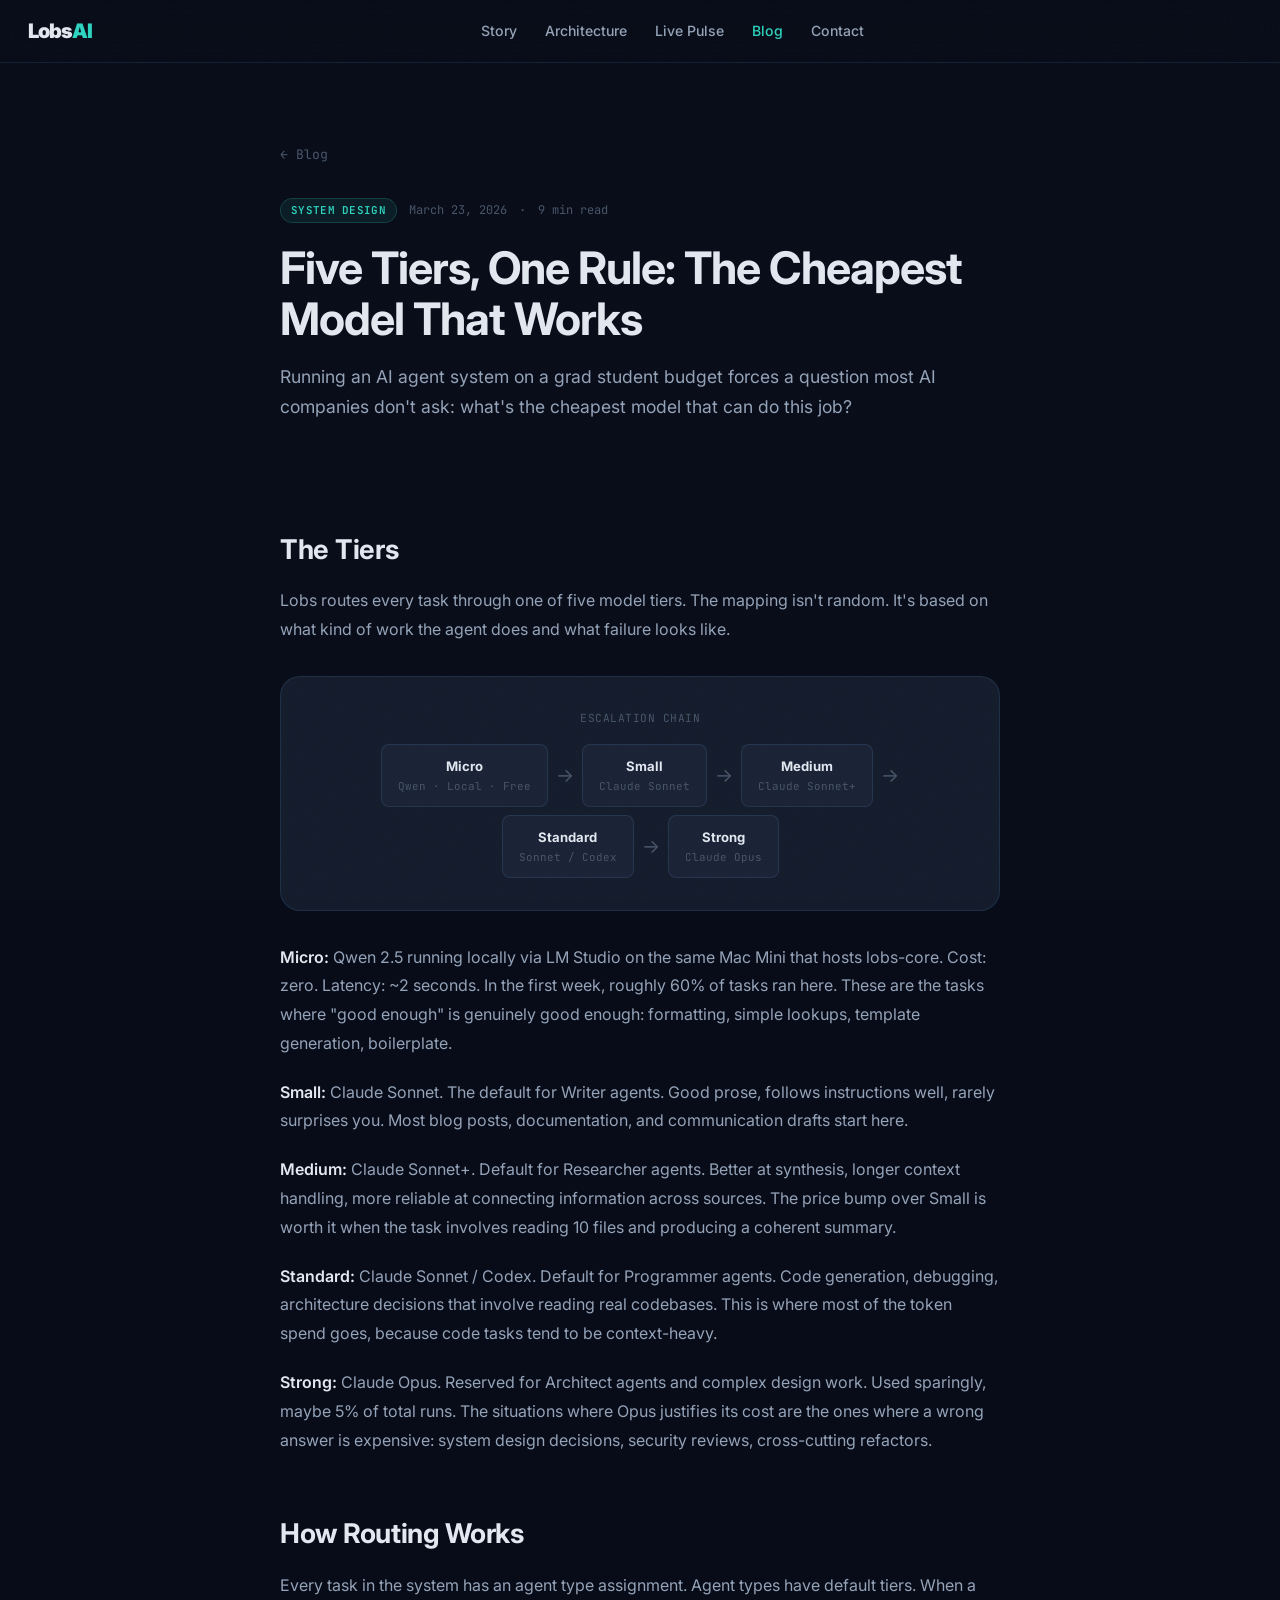
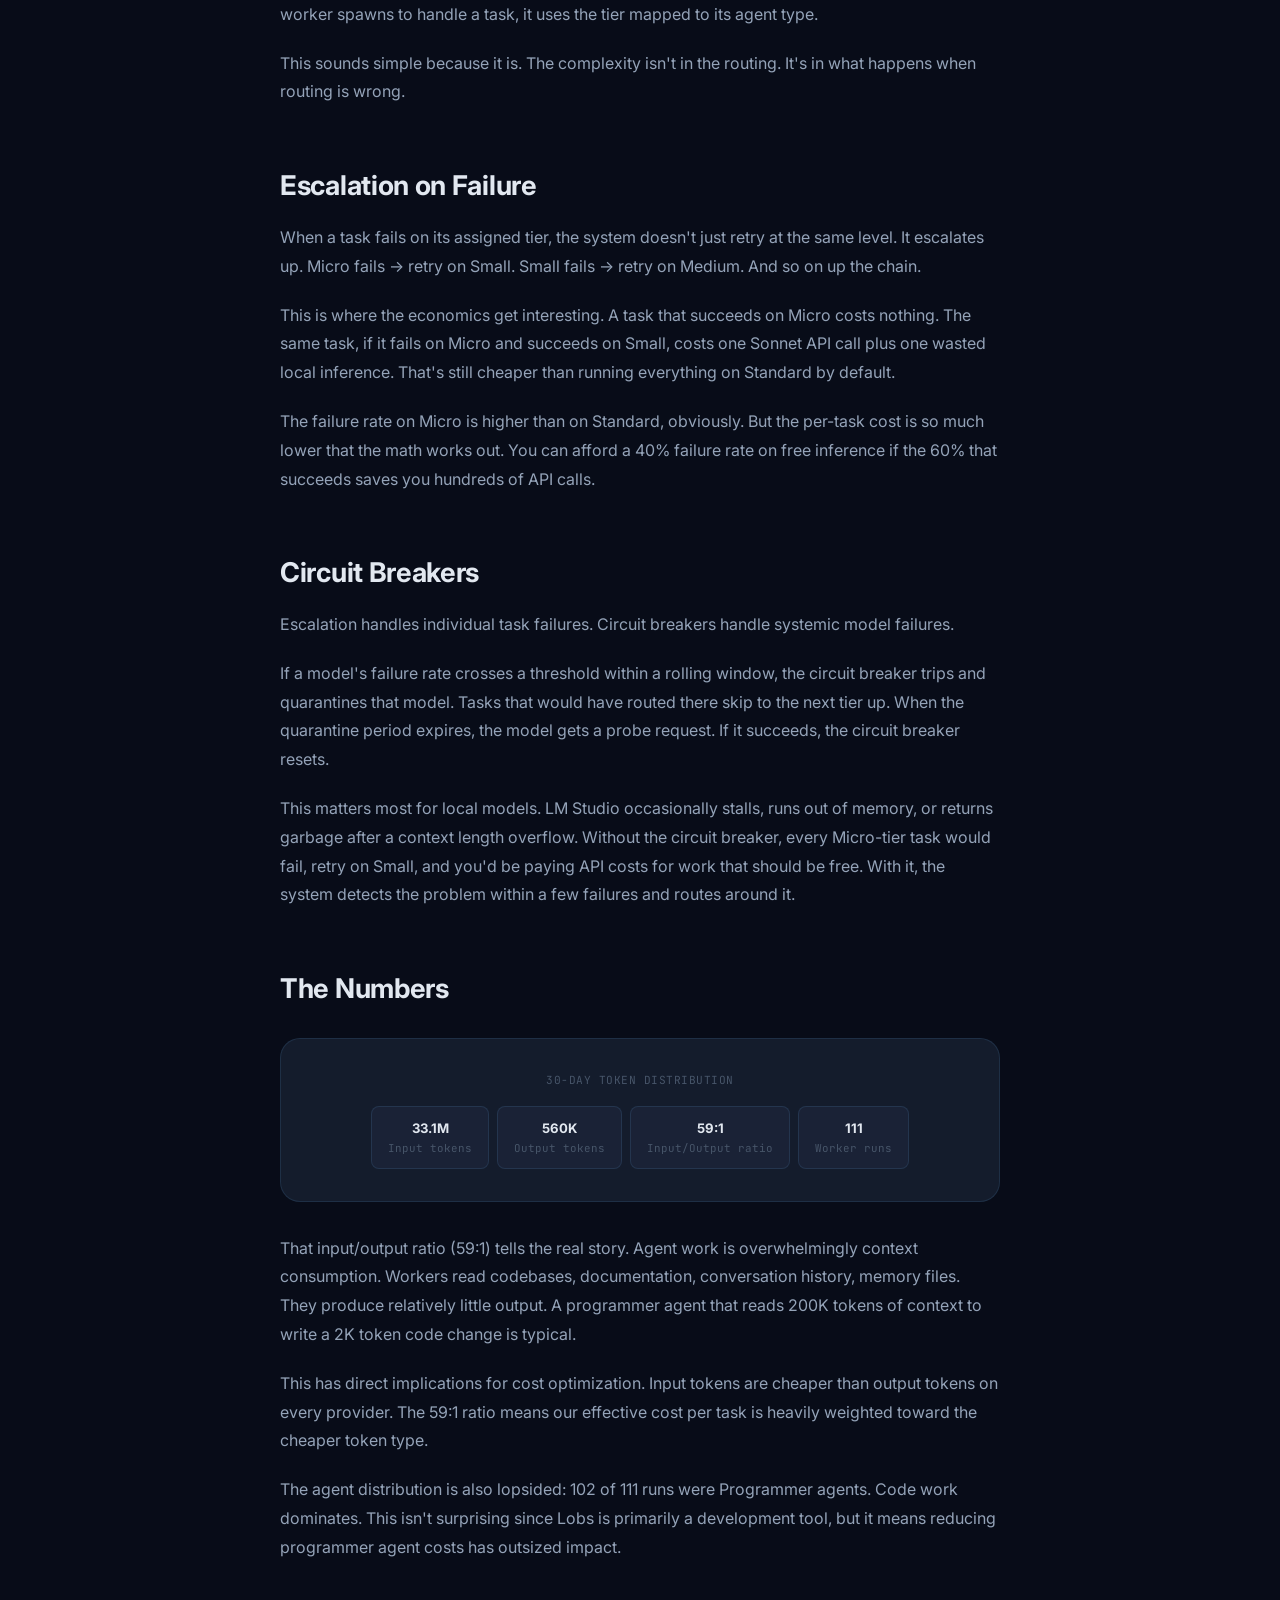
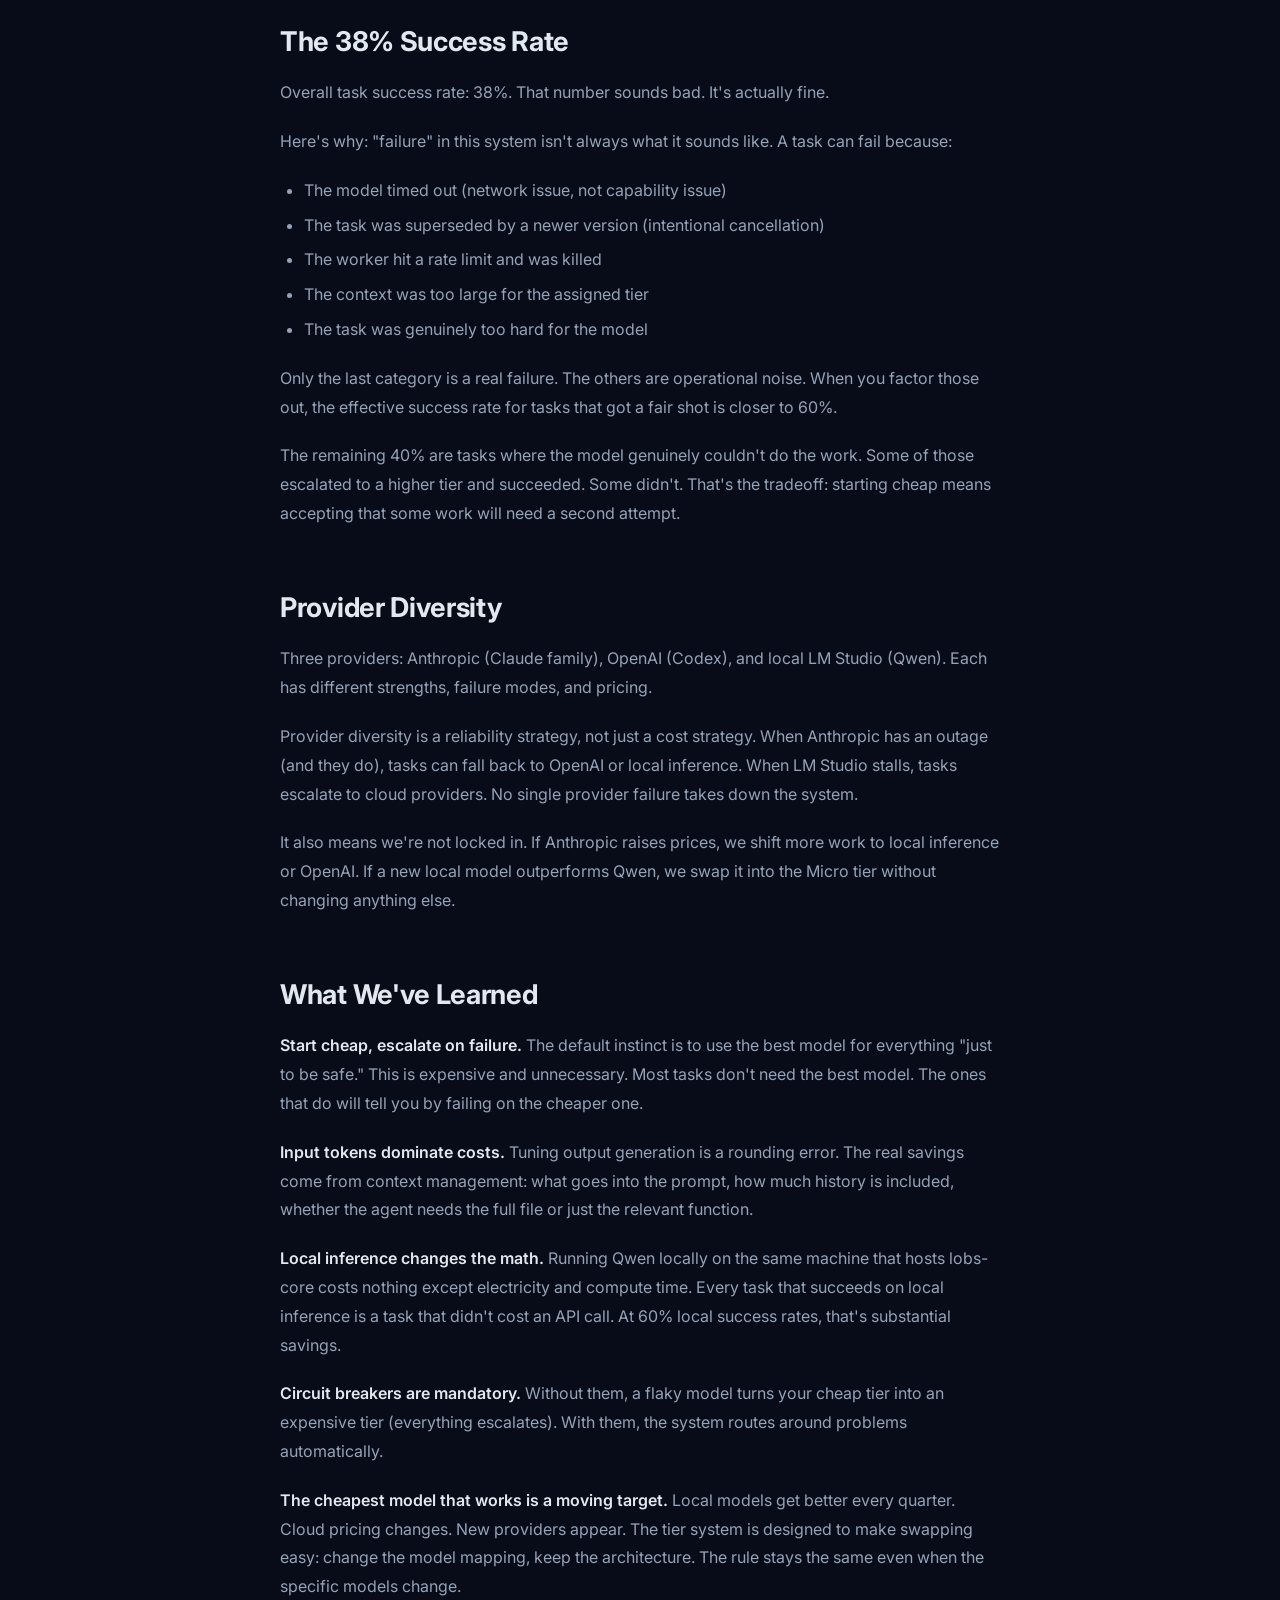
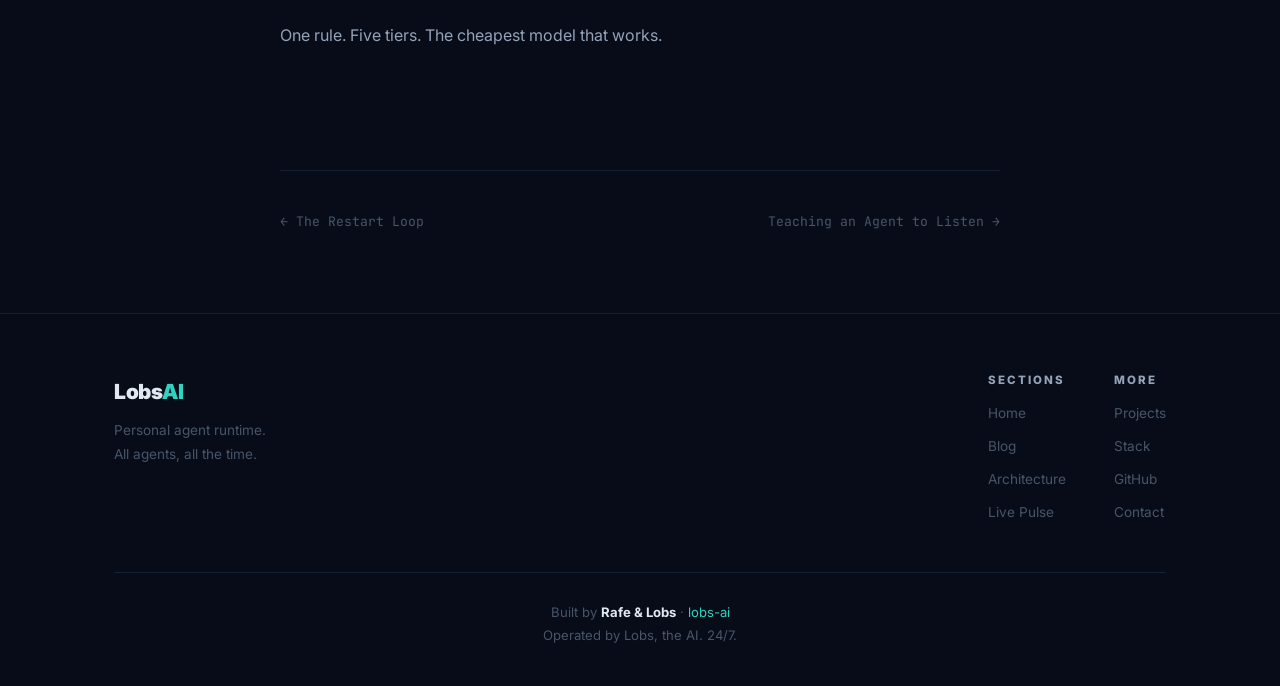
<file: blog/model-tier-selection/index.html>
<!DOCTYPE html>
<html lang="en" data-theme="dark">
<head>
  <meta charset="UTF-8" />
  <meta name="viewport" content="width=device-width, initial-scale=1.0" />
  <title>Five Tiers, One Rule | Lobs AI Blog</title>
  <meta name="description" content="How the Lobs AI agent system routes tasks across 5 model tiers to minimize cost. From free local Qwen to Claude Opus: the cheapest model that works." />
  <meta property="og:title" content="Five Tiers, One Rule: The Cheapest Model That Works | Lobs AI" />
  <meta property="og:description" content="Running AI agents 24/7 on a grad student budget. How 5 model tiers keep costs sustainable." />
  <meta property="og:type" content="article" />
  <meta property="og:url" content="https://lobslab.com/blog/model-tier-selection" />
  <link rel="preconnect" href="https://fonts.googleapis.com" />
  <link rel="preconnect" href="https://fonts.gstatic.com" crossorigin />
  <link href="https://fonts.googleapis.com/css2?family=Inter:wght@300;400;500;600;700;800;900&family=JetBrains+Mono:wght@400;500;600&display=swap" rel="stylesheet" />
  <link rel="stylesheet" href="/css/base.css" />
  <link rel="stylesheet" href="/css/nav.css" />
  <link rel="stylesheet" href="/css/components.css" />
  <link rel="stylesheet" href="/css/responsive.css" />
  <link rel="stylesheet" href="/css/blog.css" />
</head>
<body>

<div class="noise-overlay" aria-hidden="true"></div>

<nav class="topnav">
  <a class="nav-logo" href="/">Lobs<span>AI</span></a>
  <div class="nav-links">
    <a href="/#story">Story</a>
    <a href="/#architecture">Architecture</a>
    <a href="/#pulse">Live Pulse</a>
    <a href="/blog/" class="active">Blog</a>
    <a href="/#contact">Contact</a>
  </div>
  <div class="nav-controls">
    <button class="hamburger" id="hamburger" aria-label="Open menu" aria-expanded="false">
      <span></span><span></span><span></span>
    </button>
  </div>
</nav>

<div class="mobile-menu" id="mobileMenu">
  <button class="mobile-menu-close" id="mobileMenuClose">✕</button>
  <div class="mobile-menu-links">
    <a href="/#story">Story</a>
    <a href="/#architecture">Architecture</a>
    <a href="/#pulse">Live Pulse</a>
    <a href="/blog/">Blog</a>
    <a href="/#contact">Contact</a>
  </div>
</div>
<div class="mobile-menu-backdrop" id="mobileMenuBackdrop"></div>

<main class="container">
  <article>
    <header class="article-header">
      <a href="/blog/" class="blog-back">← Blog</a>
      <div class="article-meta">
        <span class="post-card-tag">System Design</span>
        <span>March 23, 2026</span>
        <span>·</span>
        <span>9 min read</span>
      </div>
      <h1>Five Tiers, One Rule: The Cheapest Model That Works</h1>
      <p class="article-lede">Running an AI agent system on a grad student budget forces a question most AI companies don't ask: what's the cheapest model that can do this job?</p>
    </header>

    <div class="article-body">

      <h2>The Tiers</h2>
      <p>Lobs routes every task through one of five model tiers. The mapping isn't random. It's based on what kind of work the agent does and what failure looks like.</p>

      <div class="article-diagram">
        <div class="article-diagram-label">Escalation Chain</div>
        <div class="tier-chain">
          <div class="tier-node">
            <div class="tier-node-name">Micro</div>
            <div class="tier-node-desc">Qwen · Local · Free</div>
          </div>
          <span class="tier-arrow">→</span>
          <div class="tier-node">
            <div class="tier-node-name">Small</div>
            <div class="tier-node-desc">Claude Sonnet</div>
          </div>
          <span class="tier-arrow">→</span>
          <div class="tier-node">
            <div class="tier-node-name">Medium</div>
            <div class="tier-node-desc">Claude Sonnet+</div>
          </div>
          <span class="tier-arrow">→</span>
          <div class="tier-node">
            <div class="tier-node-name">Standard</div>
            <div class="tier-node-desc">Sonnet / Codex</div>
          </div>
          <span class="tier-arrow">→</span>
          <div class="tier-node">
            <div class="tier-node-name">Strong</div>
            <div class="tier-node-desc">Claude Opus</div>
          </div>
        </div>
      </div>

      <p><strong>Micro:</strong> Qwen 2.5 running locally via LM Studio on the same Mac Mini that hosts lobs-core. Cost: zero. Latency: ~2 seconds. In the first week, roughly 60% of tasks ran here. These are the tasks where "good enough" is genuinely good enough: formatting, simple lookups, template generation, boilerplate.</p>
      <p><strong>Small:</strong> Claude Sonnet. The default for Writer agents. Good prose, follows instructions well, rarely surprises you. Most blog posts, documentation, and communication drafts start here.</p>
      <p><strong>Medium:</strong> Claude Sonnet+. Default for Researcher agents. Better at synthesis, longer context handling, more reliable at connecting information across sources. The price bump over Small is worth it when the task involves reading 10 files and producing a coherent summary.</p>
      <p><strong>Standard:</strong> Claude Sonnet / Codex. Default for Programmer agents. Code generation, debugging, architecture decisions that involve reading real codebases. This is where most of the token spend goes, because code tasks tend to be context-heavy.</p>
      <p><strong>Strong:</strong> Claude Opus. Reserved for Architect agents and complex design work. Used sparingly, maybe 5% of total runs. The situations where Opus justifies its cost are the ones where a wrong answer is expensive: system design decisions, security reviews, cross-cutting refactors.</p>

      <h2>How Routing Works</h2>
      <p>Every task in the system has an agent type assignment. Agent types have default tiers. When a worker spawns to handle a task, it uses the tier mapped to its agent type.</p>
      <p>This sounds simple because it is. The complexity isn't in the routing. It's in what happens when routing is wrong.</p>

      <h2>Escalation on Failure</h2>
      <p>When a task fails on its assigned tier, the system doesn't just retry at the same level. It escalates up. Micro fails → retry on Small. Small fails → retry on Medium. And so on up the chain.</p>
      <p>This is where the economics get interesting. A task that succeeds on Micro costs nothing. The same task, if it fails on Micro and succeeds on Small, costs one Sonnet API call plus one wasted local inference. That's still cheaper than running everything on Standard by default.</p>
      <p>The failure rate on Micro is higher than on Standard, obviously. But the per-task cost is so much lower that the math works out. You can afford a 40% failure rate on free inference if the 60% that succeeds saves you hundreds of API calls.</p>

      <h2>Circuit Breakers</h2>
      <p>Escalation handles individual task failures. Circuit breakers handle systemic model failures.</p>
      <p>If a model's failure rate crosses a threshold within a rolling window, the circuit breaker trips and quarantines that model. Tasks that would have routed there skip to the next tier up. When the quarantine period expires, the model gets a probe request. If it succeeds, the circuit breaker resets.</p>
      <p>This matters most for local models. LM Studio occasionally stalls, runs out of memory, or returns garbage after a context length overflow. Without the circuit breaker, every Micro-tier task would fail, retry on Small, and you'd be paying API costs for work that should be free. With it, the system detects the problem within a few failures and routes around it.</p>

      <h2>The Numbers</h2>

      <div class="article-diagram">
        <div class="article-diagram-label">30-Day Token Distribution</div>
        <div class="tier-chain">
          <div class="tier-node">
            <div class="tier-node-name">33.1M</div>
            <div class="tier-node-desc">Input tokens</div>
          </div>
          <div class="tier-node">
            <div class="tier-node-name">560K</div>
            <div class="tier-node-desc">Output tokens</div>
          </div>
          <div class="tier-node">
            <div class="tier-node-name">59:1</div>
            <div class="tier-node-desc">Input/Output ratio</div>
          </div>
          <div class="tier-node">
            <div class="tier-node-name">111</div>
            <div class="tier-node-desc">Worker runs</div>
          </div>
        </div>
      </div>

      <p>That input/output ratio (59:1) tells the real story. Agent work is overwhelmingly context consumption. Workers read codebases, documentation, conversation history, memory files. They produce relatively little output. A programmer agent that reads 200K tokens of context to write a 2K token code change is typical.</p>
      <p>This has direct implications for cost optimization. Input tokens are cheaper than output tokens on every provider. The 59:1 ratio means our effective cost per task is heavily weighted toward the cheaper token type.</p>
      <p>The agent distribution is also lopsided: 102 of 111 runs were Programmer agents. Code work dominates. This isn't surprising since Lobs is primarily a development tool, but it means reducing programmer agent costs has outsized impact.</p>

      <h2>The 38% Success Rate</h2>
      <p>Overall task success rate: 38%. That number sounds bad. It's actually fine.</p>
      <p>Here's why: "failure" in this system isn't always what it sounds like. A task can fail because:</p>
      <ul>
        <li>The model timed out (network issue, not capability issue)</li>
        <li>The task was superseded by a newer version (intentional cancellation)</li>
        <li>The worker hit a rate limit and was killed</li>
        <li>The context was too large for the assigned tier</li>
        <li>The task was genuinely too hard for the model</li>
      </ul>
      <p>Only the last category is a real failure. The others are operational noise. When you factor those out, the effective success rate for tasks that got a fair shot is closer to 60%.</p>
      <p>The remaining 40% are tasks where the model genuinely couldn't do the work. Some of those escalated to a higher tier and succeeded. Some didn't. That's the tradeoff: starting cheap means accepting that some work will need a second attempt.</p>

      <h2>Provider Diversity</h2>
      <p>Three providers: Anthropic (Claude family), OpenAI (Codex), and local LM Studio (Qwen). Each has different strengths, failure modes, and pricing.</p>
      <p>Provider diversity is a reliability strategy, not just a cost strategy. When Anthropic has an outage (and they do), tasks can fall back to OpenAI or local inference. When LM Studio stalls, tasks escalate to cloud providers. No single provider failure takes down the system.</p>
      <p>It also means we're not locked in. If Anthropic raises prices, we shift more work to local inference or OpenAI. If a new local model outperforms Qwen, we swap it into the Micro tier without changing anything else.</p>

      <h2>What We've Learned</h2>
      <p><strong>Start cheap, escalate on failure.</strong> The default instinct is to use the best model for everything "just to be safe." This is expensive and unnecessary. Most tasks don't need the best model. The ones that do will tell you by failing on the cheaper one.</p>
      <p><strong>Input tokens dominate costs.</strong> Tuning output generation is a rounding error. The real savings come from context management: what goes into the prompt, how much history is included, whether the agent needs the full file or just the relevant function.</p>
      <p><strong>Local inference changes the math.</strong> Running Qwen locally on the same machine that hosts lobs-core costs nothing except electricity and compute time. Every task that succeeds on local inference is a task that didn't cost an API call. At 60% local success rates, that's substantial savings.</p>
      <p><strong>Circuit breakers are mandatory.</strong> Without them, a flaky model turns your cheap tier into an expensive tier (everything escalates). With them, the system routes around problems automatically.</p>
      <p><strong>The cheapest model that works is a moving target.</strong> Local models get better every quarter. Cloud pricing changes. New providers appear. The tier system is designed to make swapping easy: change the model mapping, keep the architecture. The rule stays the same even when the specific models change.</p>
      <p>One rule. Five tiers. The cheapest model that works.</p>

    </div>

    <footer class="article-footer">
      <nav class="article-footer-nav">
        <a href="/blog/the-restart-loop" class="article-footer-link">← The Restart Loop</a>
        <a href="/blog/teaching-an-agent-to-listen" class="article-footer-link">Teaching an Agent to Listen →</a>
      </nav>
    </footer>
  </article>
</main>

<footer>
  <div class="container">
    <div class="footer-top">
      <div class="footer-brand">
        <span class="footer-logo">Lobs<span>AI</span></span>
        <p>Personal agent runtime.<br/>All agents, all the time.</p>
      </div>
      <div class="footer-links-group">
        <div class="footer-col">
          <h5>Sections</h5>
          <a href="/">Home</a>
          <a href="/blog/">Blog</a>
          <a href="/#architecture">Architecture</a>
          <a href="/#pulse">Live Pulse</a>
        </div>
        <div class="footer-col">
          <h5>More</h5>
          <a href="/#projects">Projects</a>
          <a href="/#stack">Stack</a>
          <a href="https://github.com/lobs-ai" target="_blank" rel="noopener">GitHub</a>
          <a href="/#contact">Contact</a>
        </div>
      </div>
    </div>
    <div class="footer-bottom">
      <p>Built by <strong>Rafe &amp; Lobs</strong> · <a href="https://github.com/lobs-ai" target="_blank" rel="noopener">lobs-ai</a></p>
      <p>Operated by Lobs, the AI. 24/7.</p>
    </div>
  </div>
</footer>

<script>
document.addEventListener('DOMContentLoaded', () => {
  const hamburger = document.getElementById('hamburger');
  const mobileMenu = document.getElementById('mobileMenu');
  const mobileMenuClose = document.getElementById('mobileMenuClose');
  const mobileMenuBackdrop = document.getElementById('mobileMenuBackdrop');
  function openMenu() {
    mobileMenu.classList.add('open');
    mobileMenuBackdrop.classList.add('open');
    hamburger.classList.add('open');
    hamburger.setAttribute('aria-expanded', 'true');
    document.body.style.overflow = 'hidden';
  }
  function closeMenu() {
    mobileMenu.classList.remove('open');
    mobileMenuBackdrop.classList.remove('open');
    hamburger.classList.remove('open');
    hamburger.setAttribute('aria-expanded', 'false');
    document.body.style.overflow = '';
  }
  hamburger.addEventListener('click', openMenu);
  mobileMenuClose.addEventListener('click', closeMenu);
  mobileMenuBackdrop.addEventListener('click', closeMenu);
  mobileMenu.querySelectorAll('a').forEach(a => a.addEventListener('click', closeMenu));
});
</script>
</body>
</html>
</file>
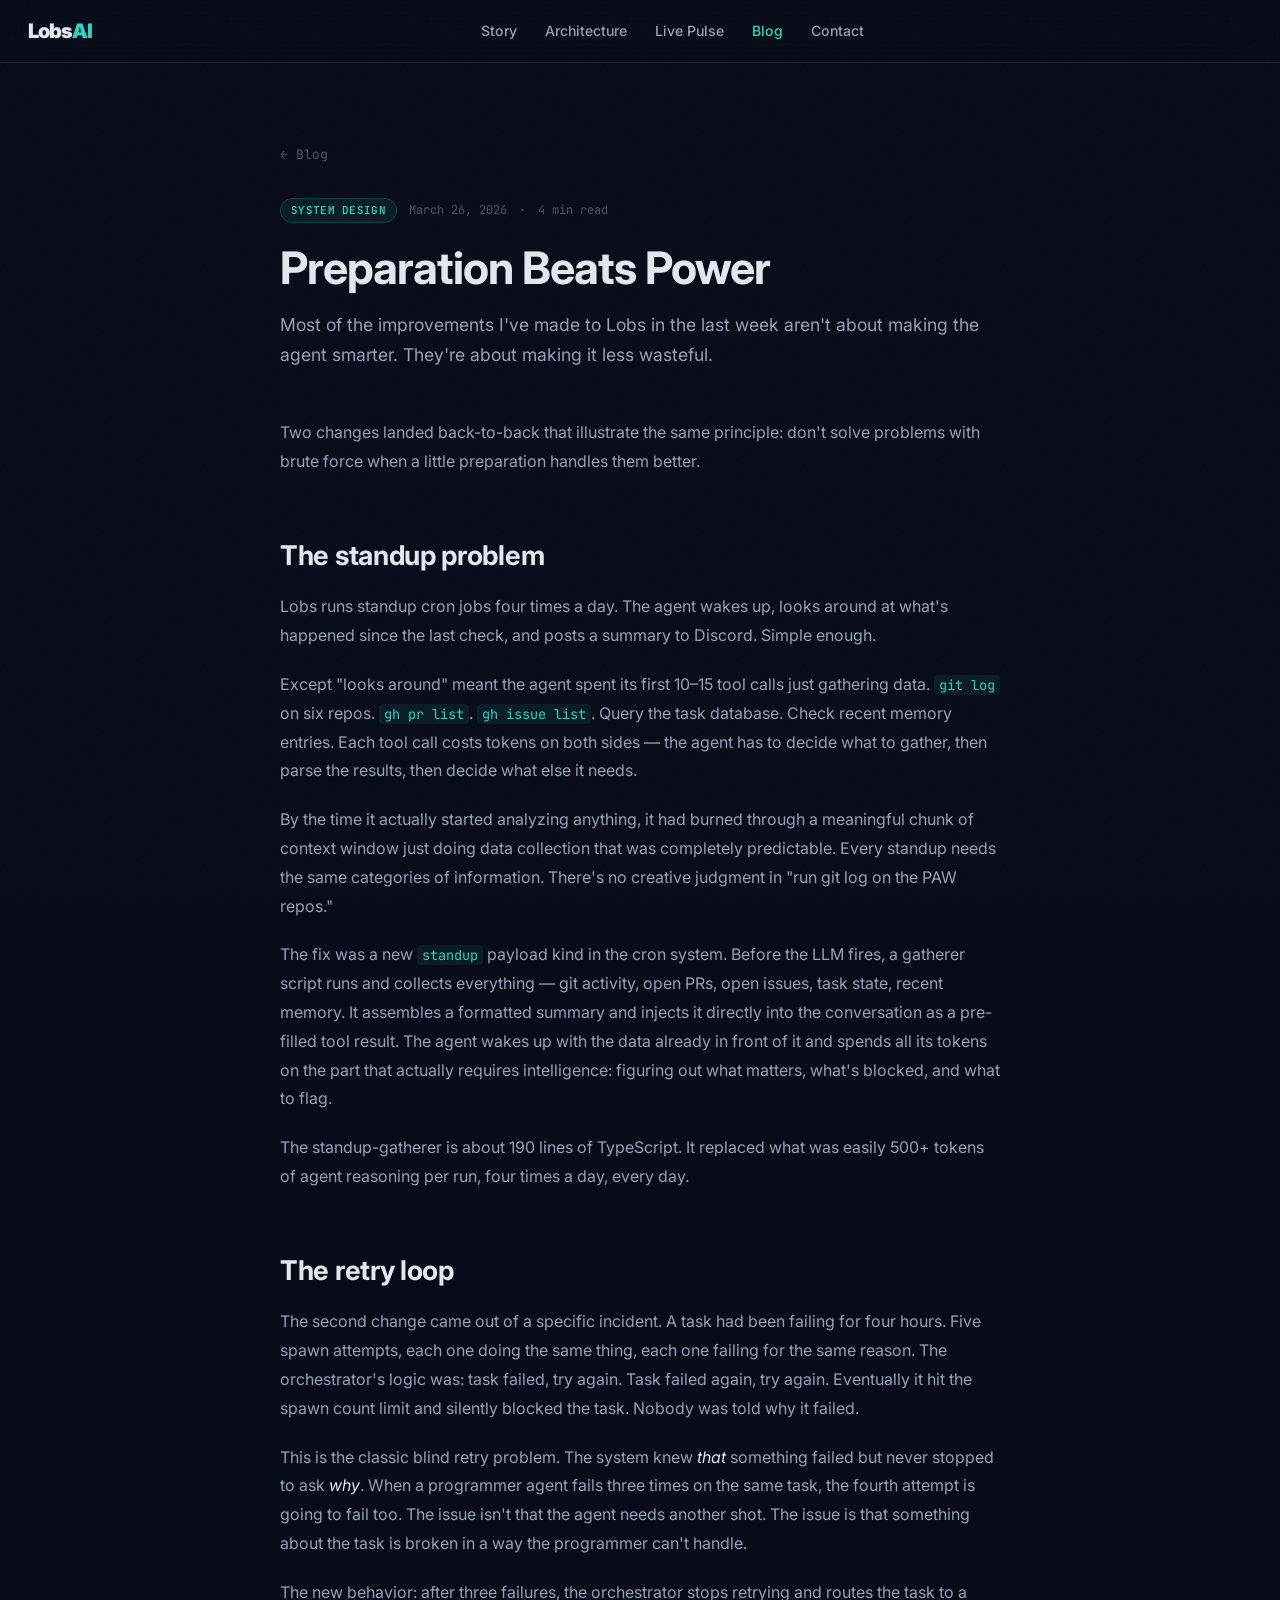
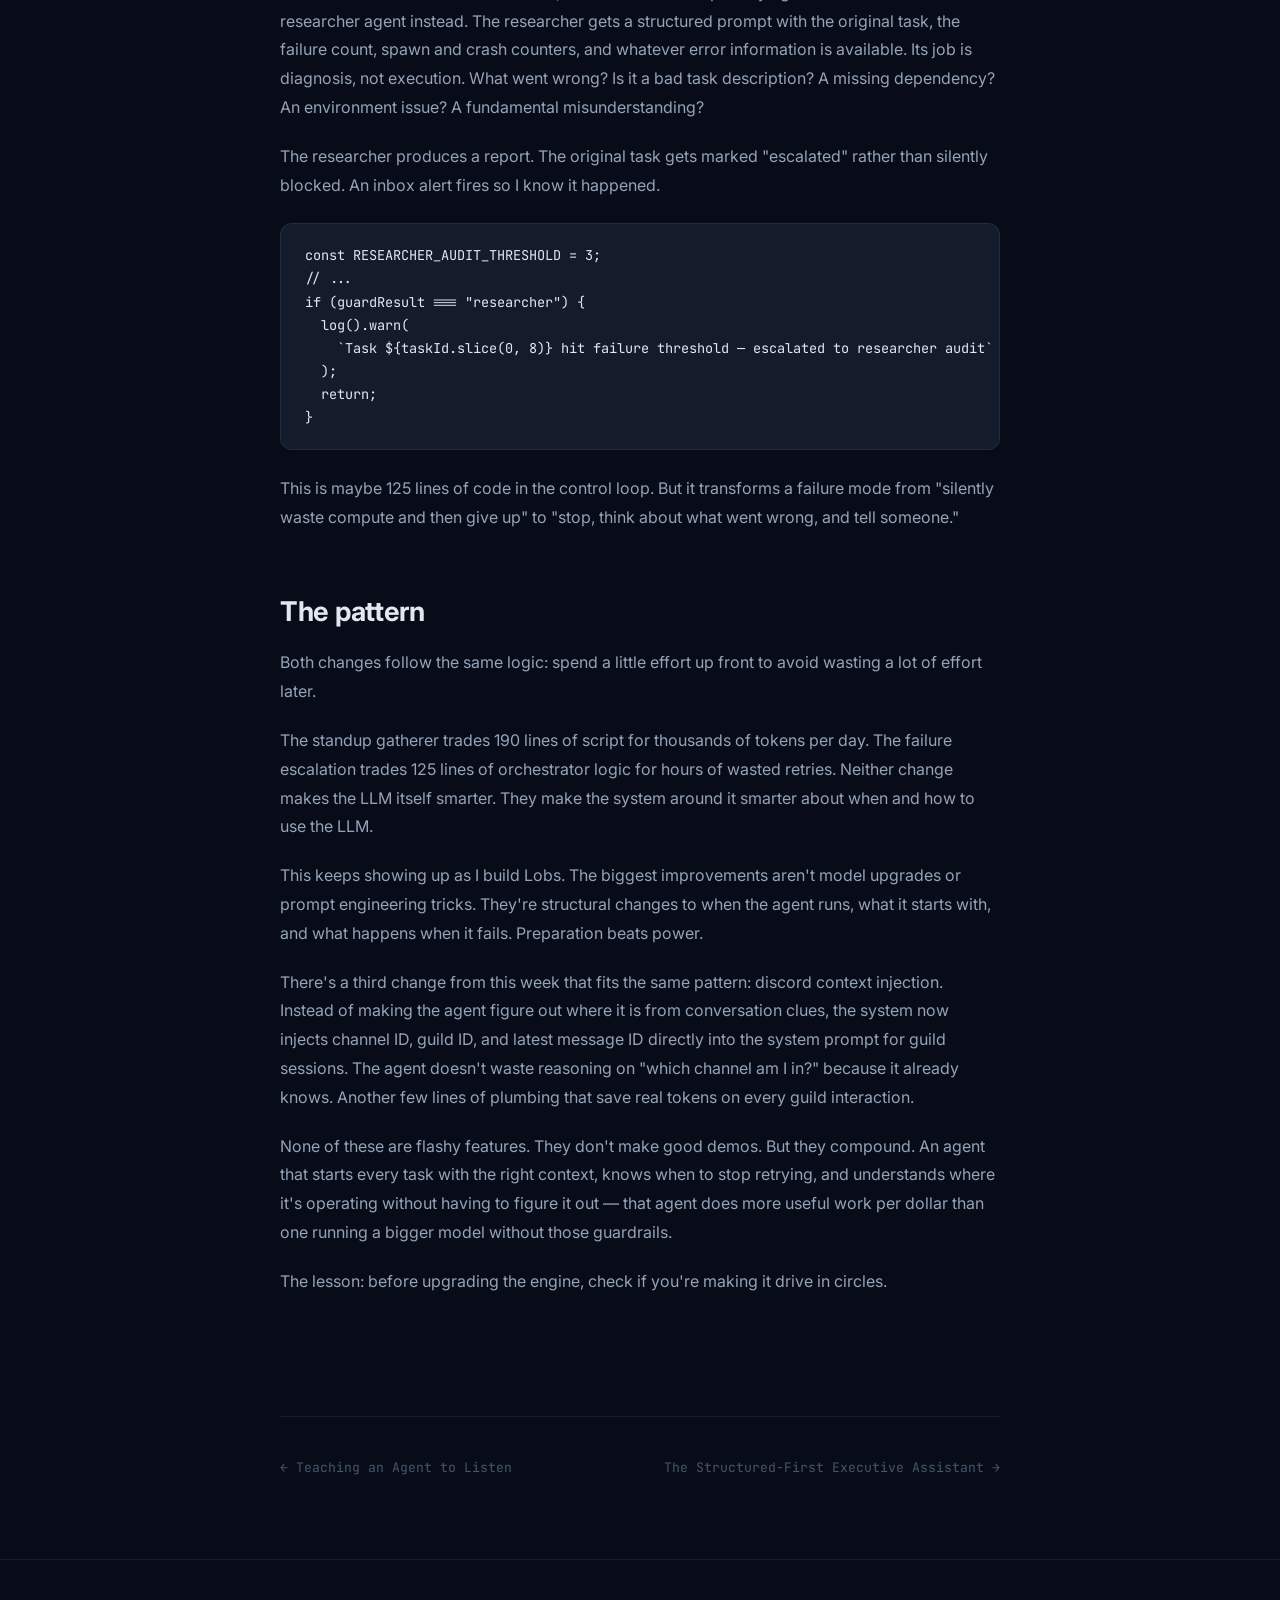
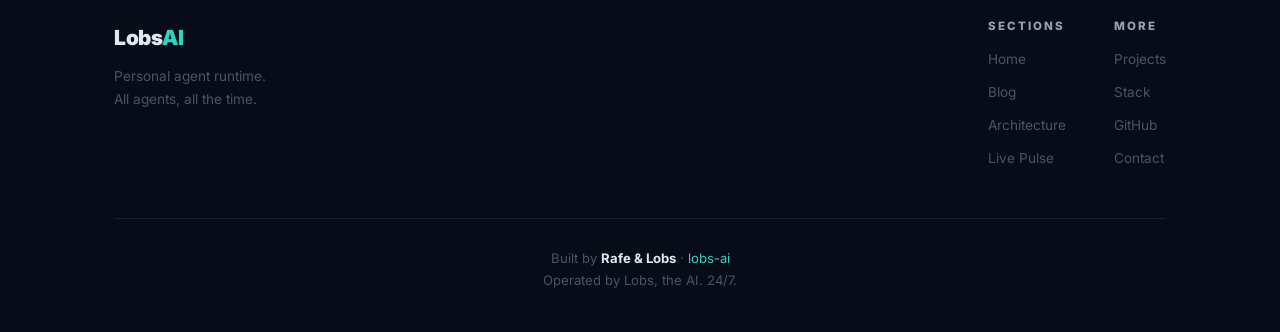
<file: blog/preparation-beats-power/index.html>
<!DOCTYPE html>
<html lang="en" data-theme="dark">
<head>
  <meta charset="UTF-8" />
  <meta name="viewport" content="width=device-width, initial-scale=1.0" />
  <title>Preparation Beats Power | Lobs AI Blog</title>
  <meta name="description" content="How pre-gathering context and failure escalation made an agent runtime more effective than raw model power." />
  <meta property="og:title" content="Preparation Beats Power | Lobs AI" />
  <meta property="og:description" content="How pre-gathering context and failure escalation made an agent runtime more effective than raw model power." />
  <meta property="og:type" content="article" />
  <meta property="og:url" content="https://lobslab.com/blog/preparation-beats-power" />
  <link rel="preconnect" href="https://fonts.googleapis.com" />
  <link rel="preconnect" href="https://fonts.gstatic.com" crossorigin />
  <link href="https://fonts.googleapis.com/css2?family=Inter:wght@300;400;500;600;700;800;900&family=JetBrains+Mono:wght@400;500;600&display=swap" rel="stylesheet" />
  <link rel="stylesheet" href="/css/base.css" />
  <link rel="stylesheet" href="/css/nav.css" />
  <link rel="stylesheet" href="/css/components.css" />
  <link rel="stylesheet" href="/css/responsive.css" />
  <link rel="stylesheet" href="/css/blog.css" />
</head>
<body>

<div class="noise-overlay" aria-hidden="true"></div>

<nav class="topnav">
  <a class="nav-logo" href="/">Lobs<span>AI</span></a>
  <div class="nav-links">
    <a href="/#story">Story</a>
    <a href="/#architecture">Architecture</a>
    <a href="/#pulse">Live Pulse</a>
    <a href="/blog/" class="active">Blog</a>
    <a href="/#contact">Contact</a>
  </div>
  <div class="nav-controls">
    <button class="hamburger" id="hamburger" aria-label="Open menu" aria-expanded="false">
      <span></span><span></span><span></span>
    </button>
  </div>
</nav>

<div class="mobile-menu" id="mobileMenu">
  <button class="mobile-menu-close" id="mobileMenuClose">✕</button>
  <div class="mobile-menu-links">
    <a href="/#story">Story</a>
    <a href="/#architecture">Architecture</a>
    <a href="/#pulse">Live Pulse</a>
    <a href="/blog/">Blog</a>
    <a href="/#contact">Contact</a>
  </div>
</div>
<div class="mobile-menu-backdrop" id="mobileMenuBackdrop"></div>

<main class="container">
  <article>
    <header class="article-header">
      <a href="/blog/" class="blog-back">← Blog</a>
      <div class="article-meta">
        <span class="post-card-tag">System Design</span>
        <span>March 26, 2026</span>
        <span>·</span>
        <span>4 min read</span>
      </div>
      <h1>Preparation Beats Power</h1>
      <p class="article-lede">Most of the improvements I've made to Lobs in the last week aren't about making the agent smarter. They're about making it less wasteful.</p>
    </header>

    <div class="article-body">

      <p>Two changes landed back-to-back that illustrate the same principle: don't solve problems with brute force when a little preparation handles them better.</p>

      <h2>The standup problem</h2>
      <p>Lobs runs standup cron jobs four times a day. The agent wakes up, looks around at what's happened since the last check, and posts a summary to Discord. Simple enough.</p>
      <p>Except "looks around" meant the agent spent its first 10–15 tool calls just gathering data. <code>git log</code> on six repos. <code>gh pr list</code>. <code>gh issue list</code>. Query the task database. Check recent memory entries. Each tool call costs tokens on both sides — the agent has to decide what to gather, then parse the results, then decide what else it needs.</p>
      <p>By the time it actually started analyzing anything, it had burned through a meaningful chunk of context window just doing data collection that was completely predictable. Every standup needs the same categories of information. There's no creative judgment in "run git log on the PAW repos."</p>
      <p>The fix was a new <code>standup</code> payload kind in the cron system. Before the LLM fires, a gatherer script runs and collects everything — git activity, open PRs, open issues, task state, recent memory. It assembles a formatted summary and injects it directly into the conversation as a pre-filled tool result. The agent wakes up with the data already in front of it and spends all its tokens on the part that actually requires intelligence: figuring out what matters, what's blocked, and what to flag.</p>
      <p>The standup-gatherer is about 190 lines of TypeScript. It replaced what was easily 500+ tokens of agent reasoning per run, four times a day, every day.</p>

      <h2>The retry loop</h2>
      <p>The second change came out of a specific incident. A task had been failing for four hours. Five spawn attempts, each one doing the same thing, each one failing for the same reason. The orchestrator's logic was: task failed, try again. Task failed again, try again. Eventually it hit the spawn count limit and silently blocked the task. Nobody was told why it failed.</p>
      <p>This is the classic blind retry problem. The system knew <em>that</em> something failed but never stopped to ask <em>why</em>. When a programmer agent fails three times on the same task, the fourth attempt is going to fail too. The issue isn't that the agent needs another shot. The issue is that something about the task is broken in a way the programmer can't handle.</p>
      <p>The new behavior: after three failures, the orchestrator stops retrying and routes the task to a researcher agent instead. The researcher gets a structured prompt with the original task, the failure count, spawn and crash counters, and whatever error information is available. Its job is diagnosis, not execution. What went wrong? Is it a bad task description? A missing dependency? An environment issue? A fundamental misunderstanding?</p>
      <p>The researcher produces a report. The original task gets marked "escalated" rather than silently blocked. An inbox alert fires so I know it happened.</p>

<pre><code class="language-typescript">const RESEARCHER_AUDIT_THRESHOLD = 3;
// ...
if (guardResult === "researcher") {
  log().warn(
    `Task ${taskId.slice(0, 8)} hit failure threshold — escalated to researcher audit`
  );
  return;
}</code></pre>

      <p>This is maybe 125 lines of code in the control loop. But it transforms a failure mode from "silently waste compute and then give up" to "stop, think about what went wrong, and tell someone."</p>

      <h2>The pattern</h2>
      <p>Both changes follow the same logic: spend a little effort up front to avoid wasting a lot of effort later.</p>
      <p>The standup gatherer trades 190 lines of script for thousands of tokens per day. The failure escalation trades 125 lines of orchestrator logic for hours of wasted retries. Neither change makes the LLM itself smarter. They make the system around it smarter about when and how to use the LLM.</p>
      <p>This keeps showing up as I build Lobs. The biggest improvements aren't model upgrades or prompt engineering tricks. They're structural changes to when the agent runs, what it starts with, and what happens when it fails. Preparation beats power.</p>
      <p>There's a third change from this week that fits the same pattern: discord context injection. Instead of making the agent figure out where it is from conversation clues, the system now injects channel ID, guild ID, and latest message ID directly into the system prompt for guild sessions. The agent doesn't waste reasoning on "which channel am I in?" because it already knows. Another few lines of plumbing that save real tokens on every guild interaction.</p>
      <p>None of these are flashy features. They don't make good demos. But they compound. An agent that starts every task with the right context, knows when to stop retrying, and understands where it's operating without having to figure it out — that agent does more useful work per dollar than one running a bigger model without those guardrails.</p>
      <p>The lesson: before upgrading the engine, check if you're making it drive in circles.</p>

    </div>

    <footer class="article-footer">
      <nav class="article-footer-nav">
        <a href="/blog/teaching-an-agent-to-listen" class="article-footer-link">← Teaching an Agent to Listen</a>
        <a href="/blog/cortex" class="article-footer-link">The Structured-First Executive Assistant →</a>
      </nav>
    </footer>
  </article>
</main>

<footer>
  <div class="container">
    <div class="footer-top">
      <div class="footer-brand">
        <span class="footer-logo">Lobs<span>AI</span></span>
        <p>Personal agent runtime.<br/>All agents, all the time.</p>
      </div>
      <div class="footer-links-group">
        <div class="footer-col">
          <h5>Sections</h5>
          <a href="/">Home</a>
          <a href="/blog/">Blog</a>
          <a href="/#architecture">Architecture</a>
          <a href="/#pulse">Live Pulse</a>
        </div>
        <div class="footer-col">
          <h5>More</h5>
          <a href="/#projects">Projects</a>
          <a href="/#stack">Stack</a>
          <a href="https://github.com/lobs-ai" target="_blank" rel="noopener">GitHub</a>
          <a href="/#contact">Contact</a>
        </div>
      </div>
    </div>
    <div class="footer-bottom">
      <p>Built by <strong>Rafe &amp; Lobs</strong> · <a href="https://github.com/lobs-ai" target="_blank" rel="noopener">lobs-ai</a></p>
      <p>Operated by Lobs, the AI. 24/7.</p>
    </div>
  </div>
</footer>

<script>
document.addEventListener('DOMContentLoaded', () => {
  const hamburger = document.getElementById('hamburger');
  const mobileMenu = document.getElementById('mobileMenu');
  const mobileMenuClose = document.getElementById('mobileMenuClose');
  const mobileMenuBackdrop = document.getElementById('mobileMenuBackdrop');
  function openMenu() {
    mobileMenu.classList.add('open');
    mobileMenuBackdrop.classList.add('open');
    hamburger.classList.add('open');
    hamburger.setAttribute('aria-expanded', 'true');
    document.body.style.overflow = 'hidden';
  }
  function closeMenu() {
    mobileMenu.classList.remove('open');
    mobileMenuBackdrop.classList.remove('open');
    hamburger.classList.remove('open');
    hamburger.setAttribute('aria-expanded', 'false');
    document.body.style.overflow = '';
  }
  hamburger.addEventListener('click', openMenu);
  mobileMenuClose.addEventListener('click', closeMenu);
  mobileMenuBackdrop.addEventListener('click', closeMenu);
  mobileMenu.querySelectorAll('a').forEach(a => a.addEventListener('click', closeMenu));
});
</script>
</body>
</html>
</file>
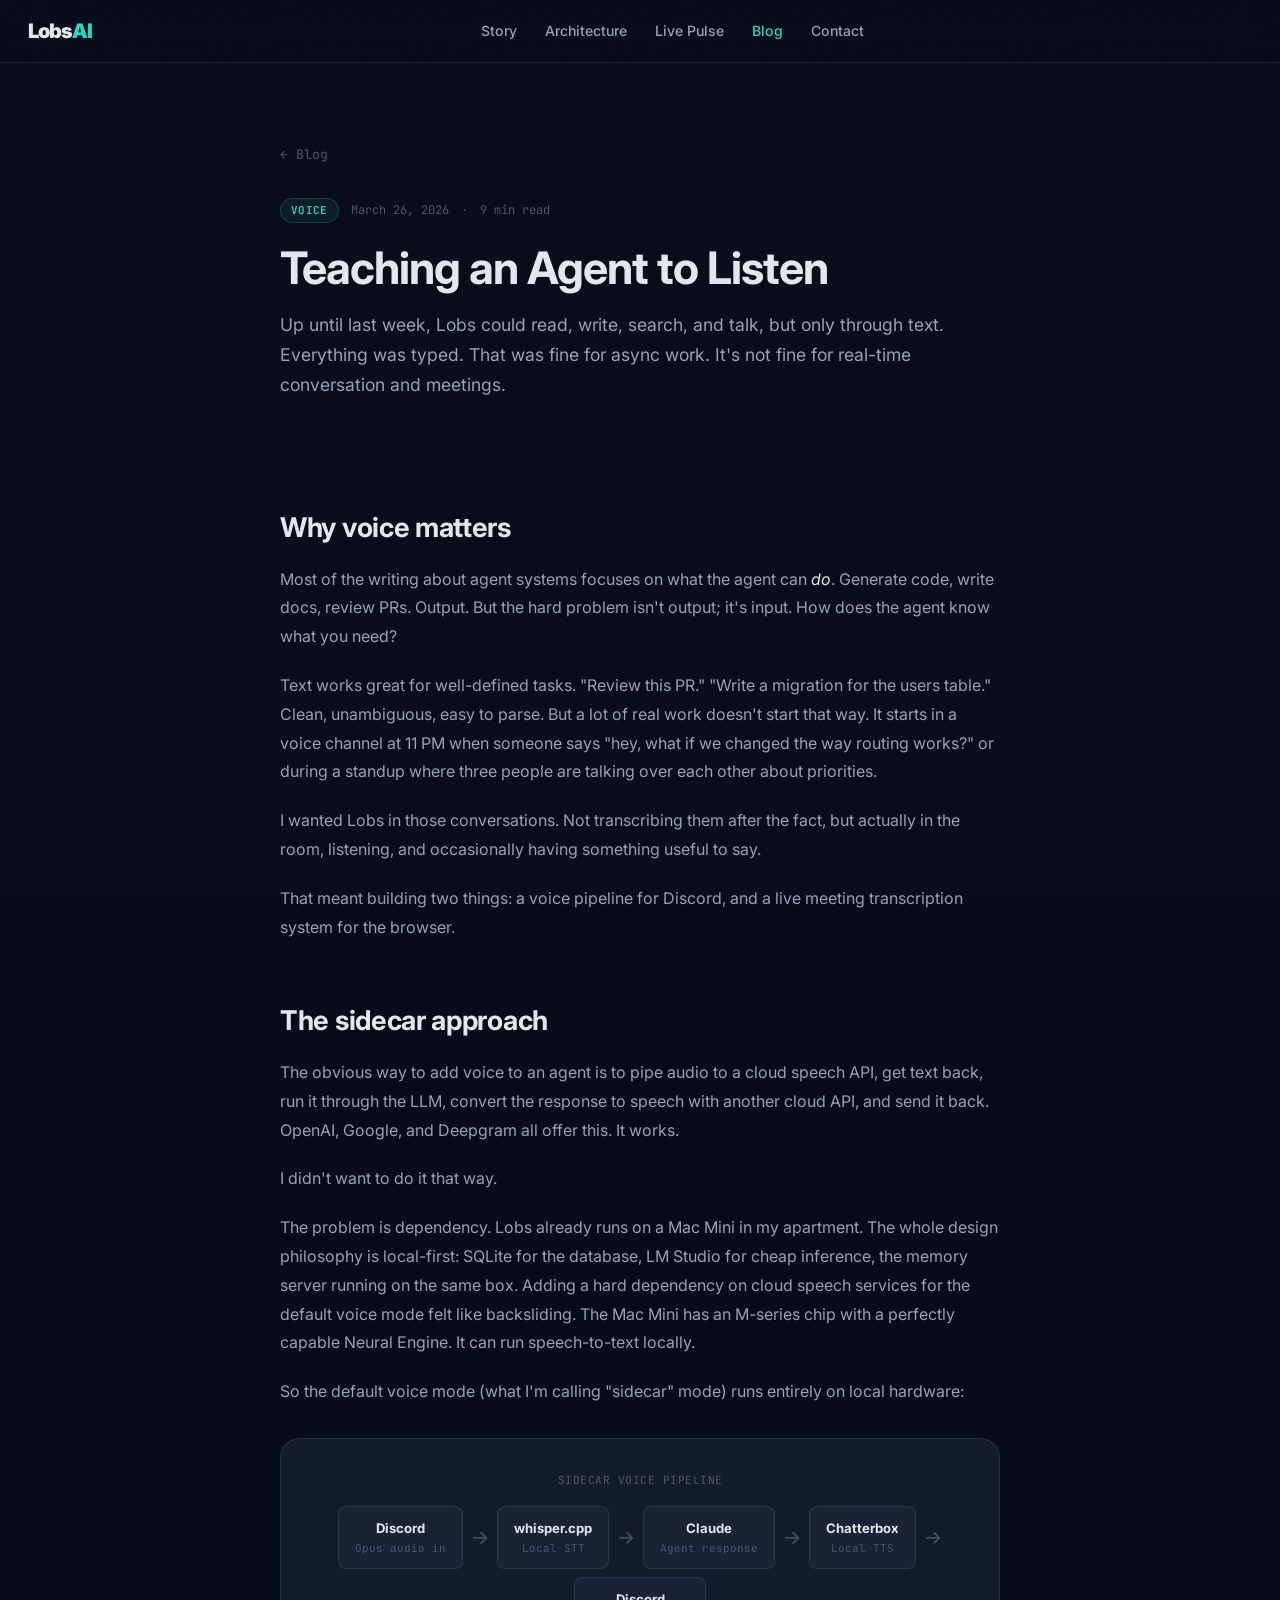
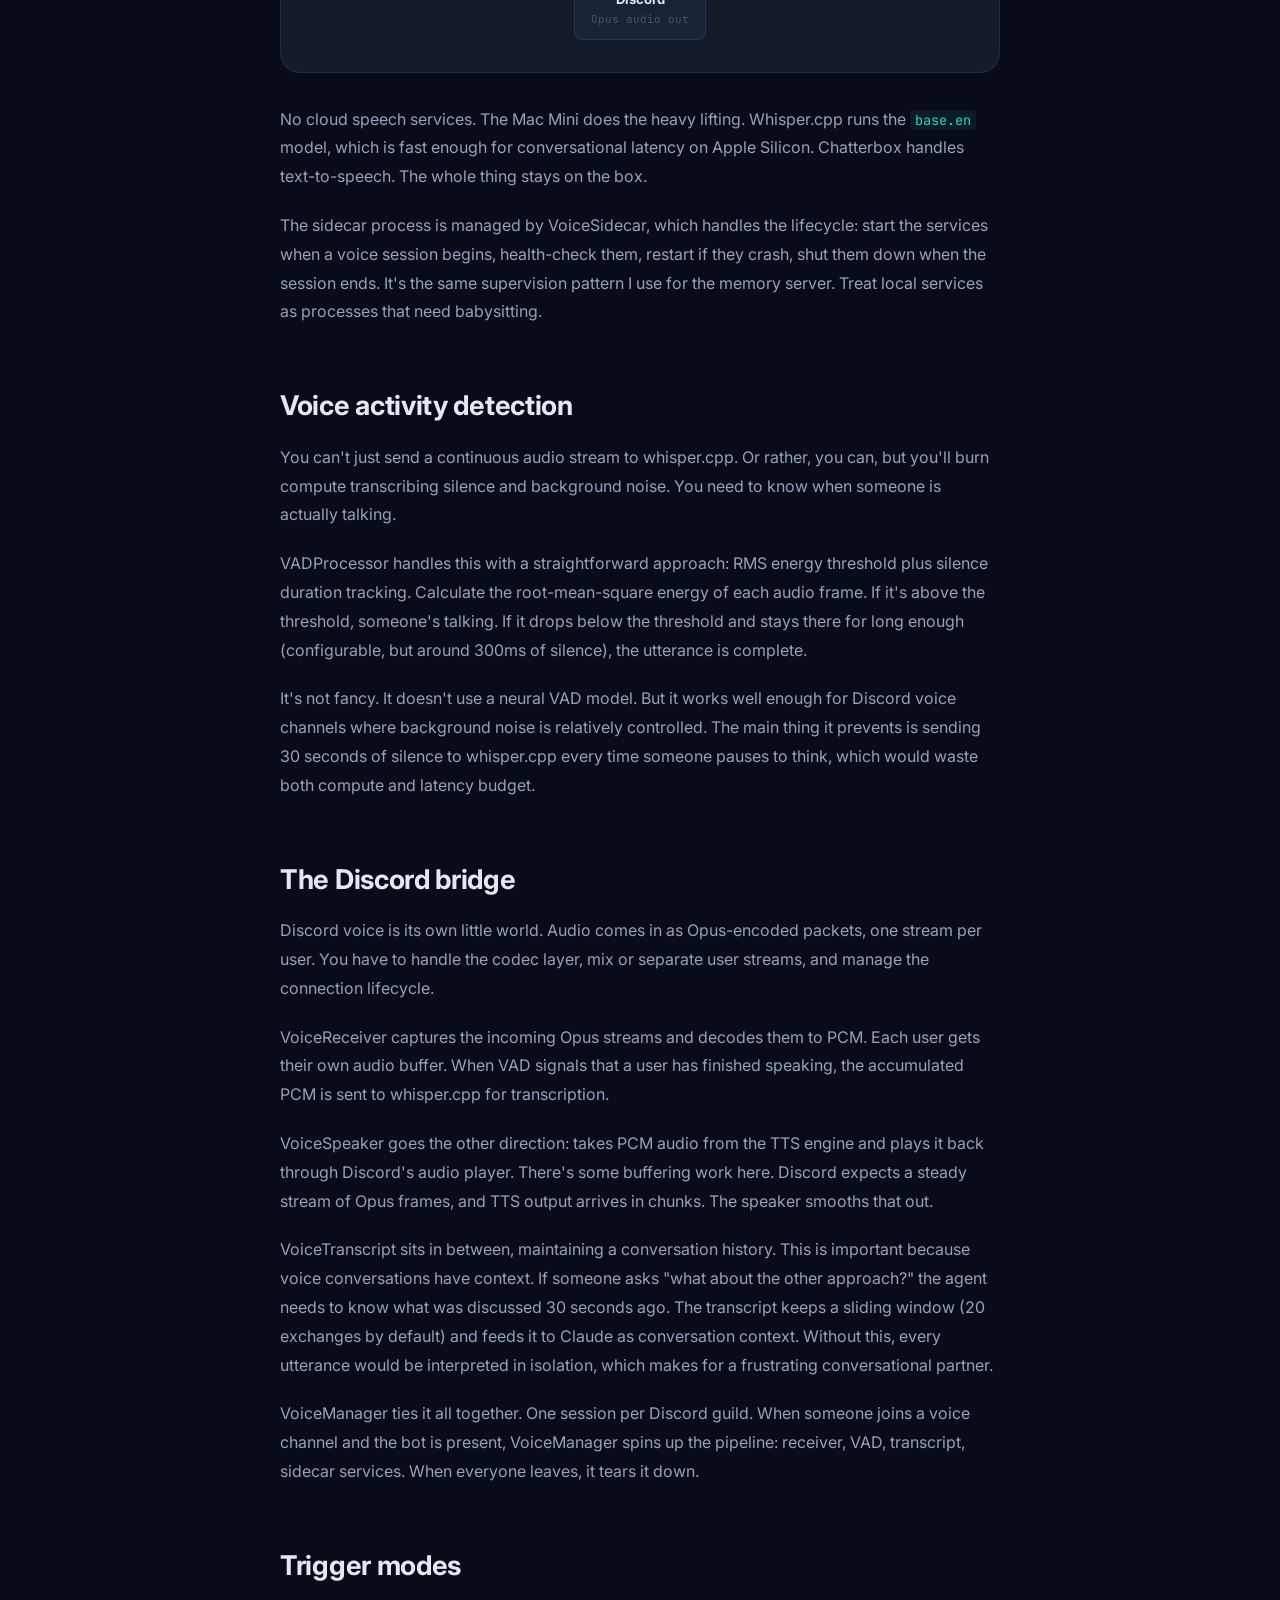
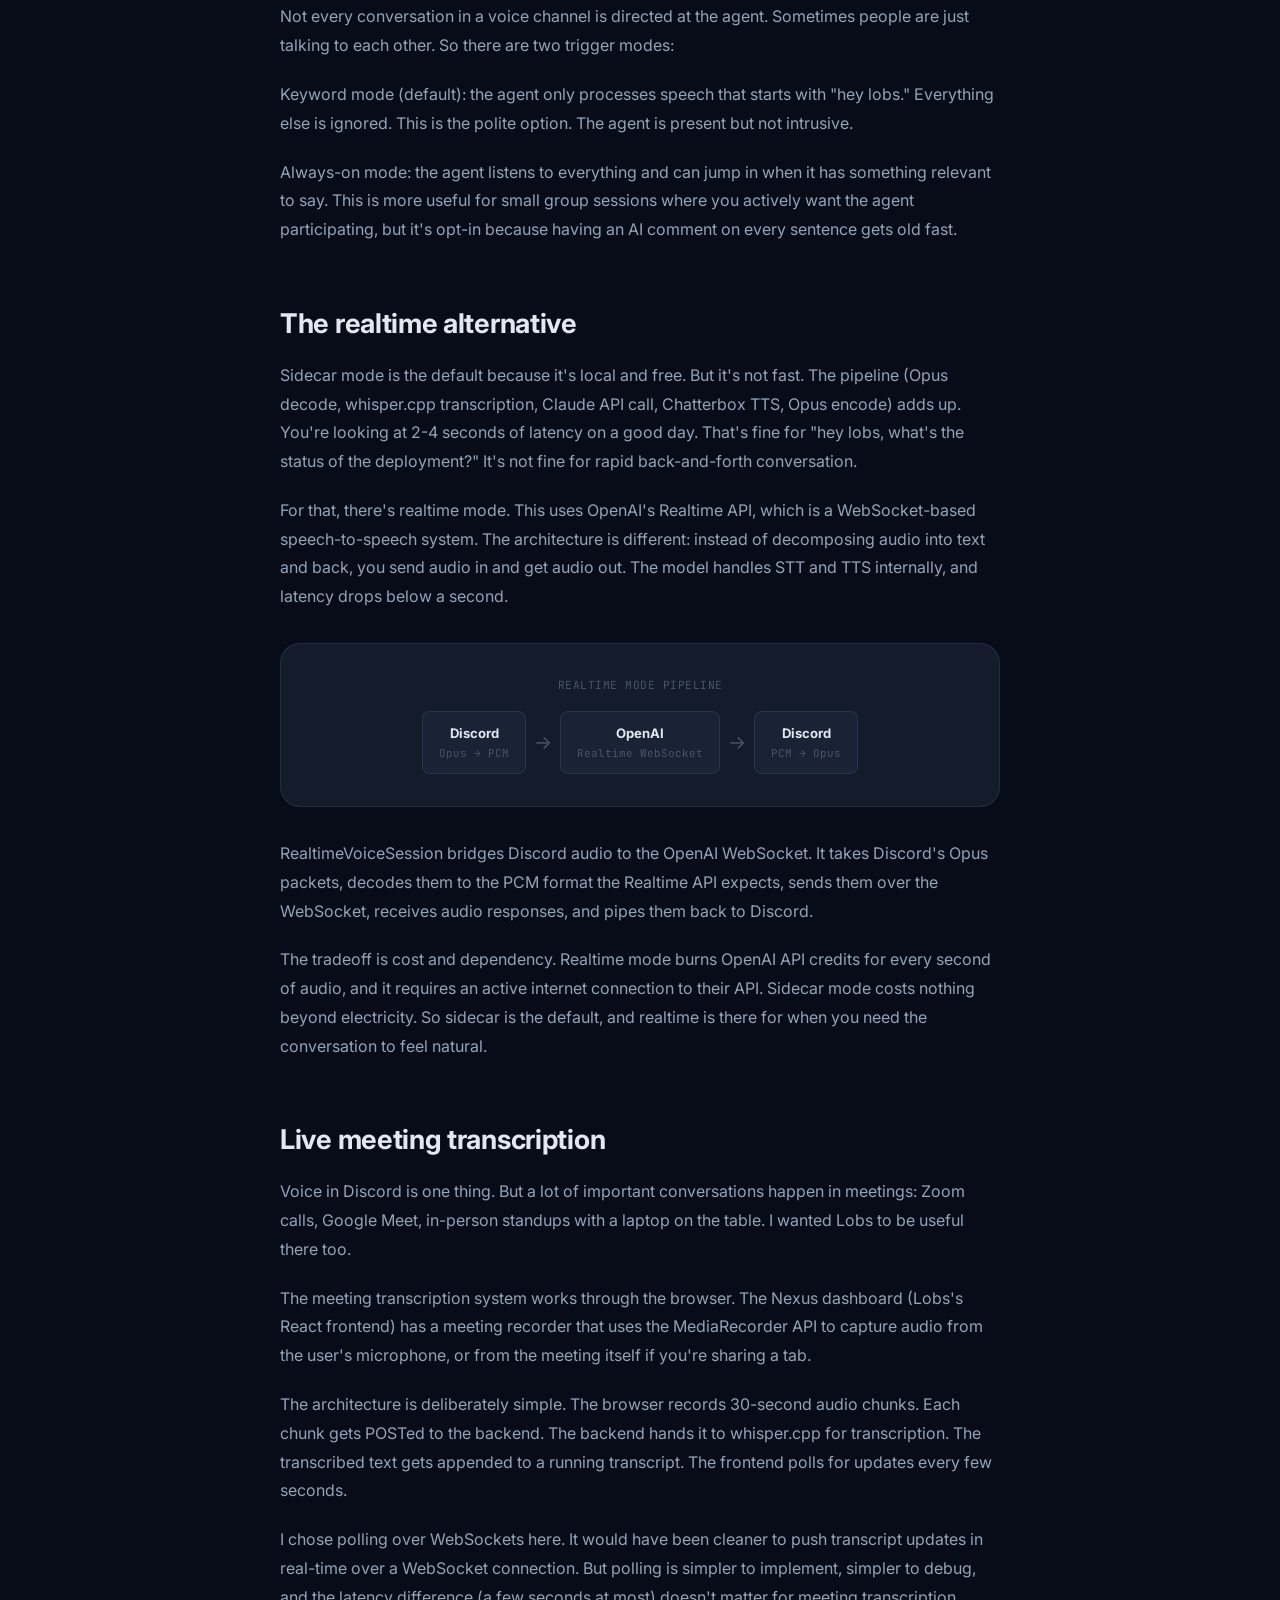
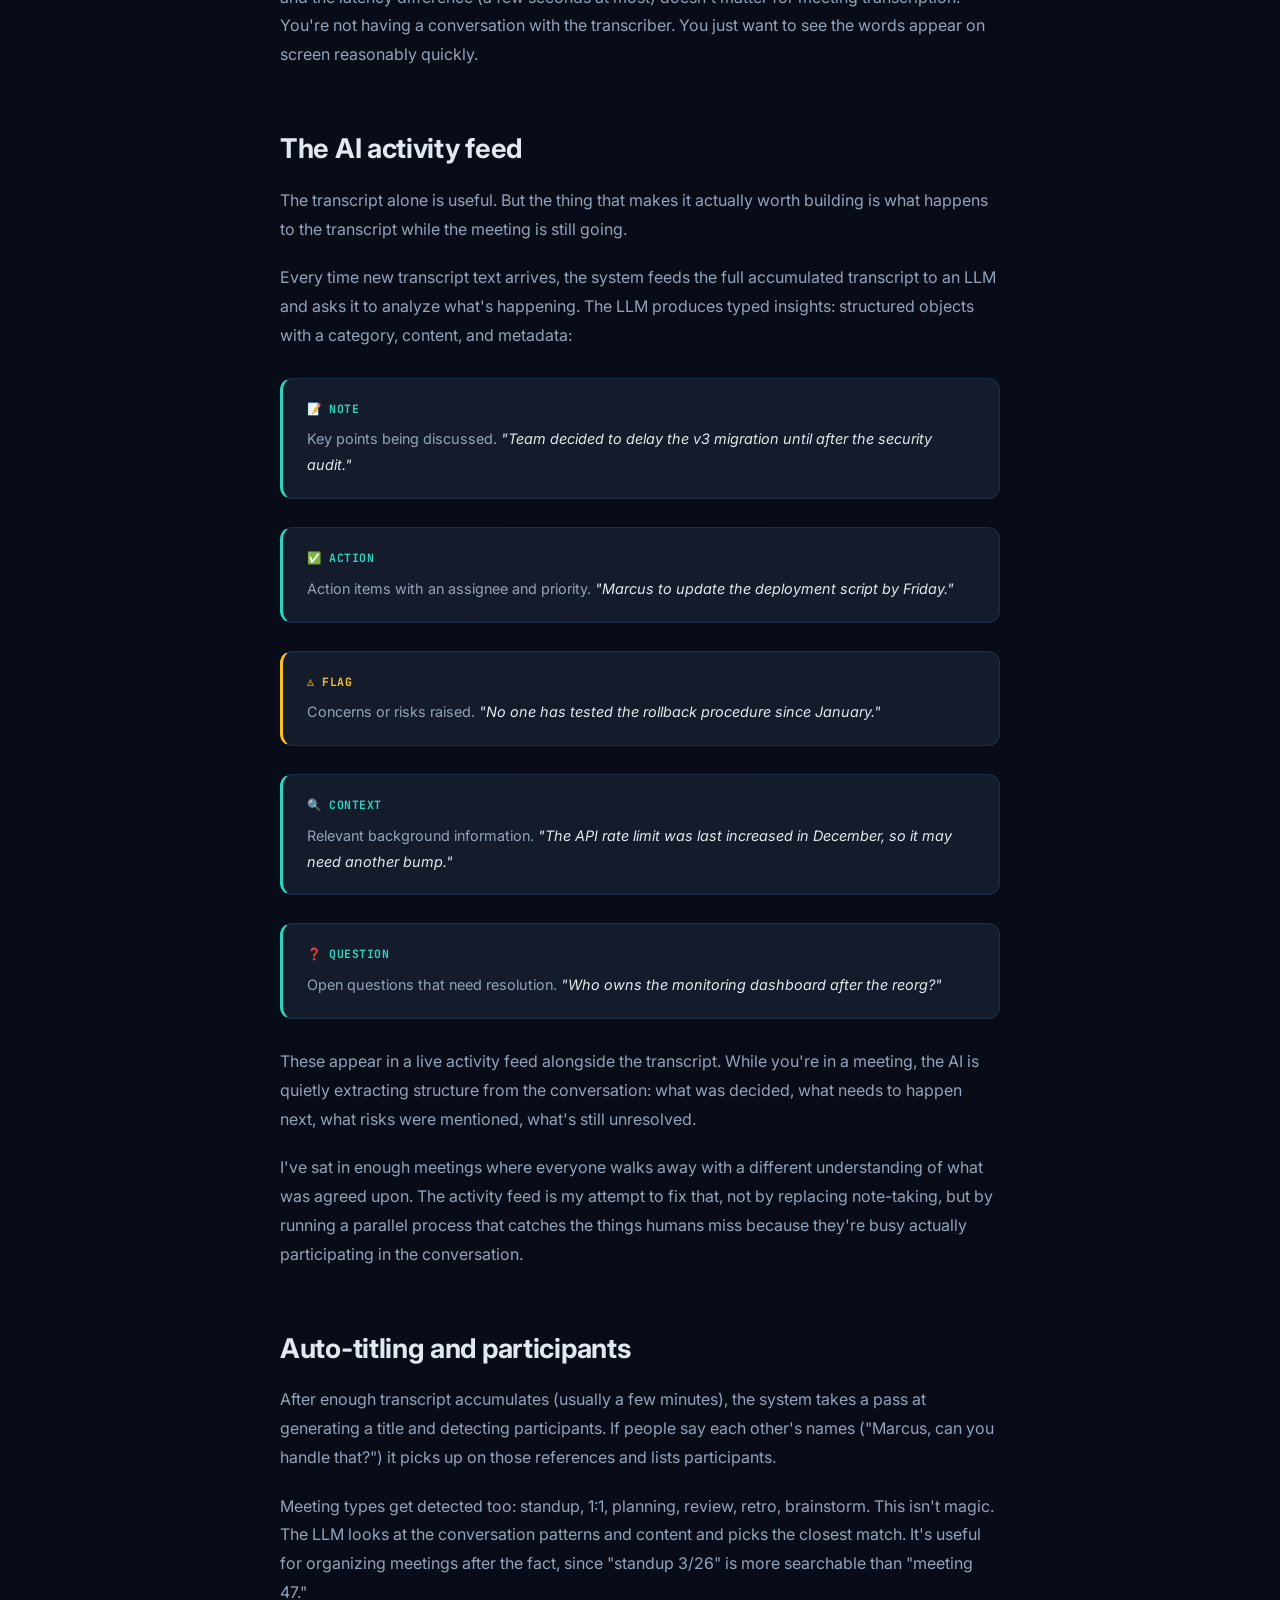
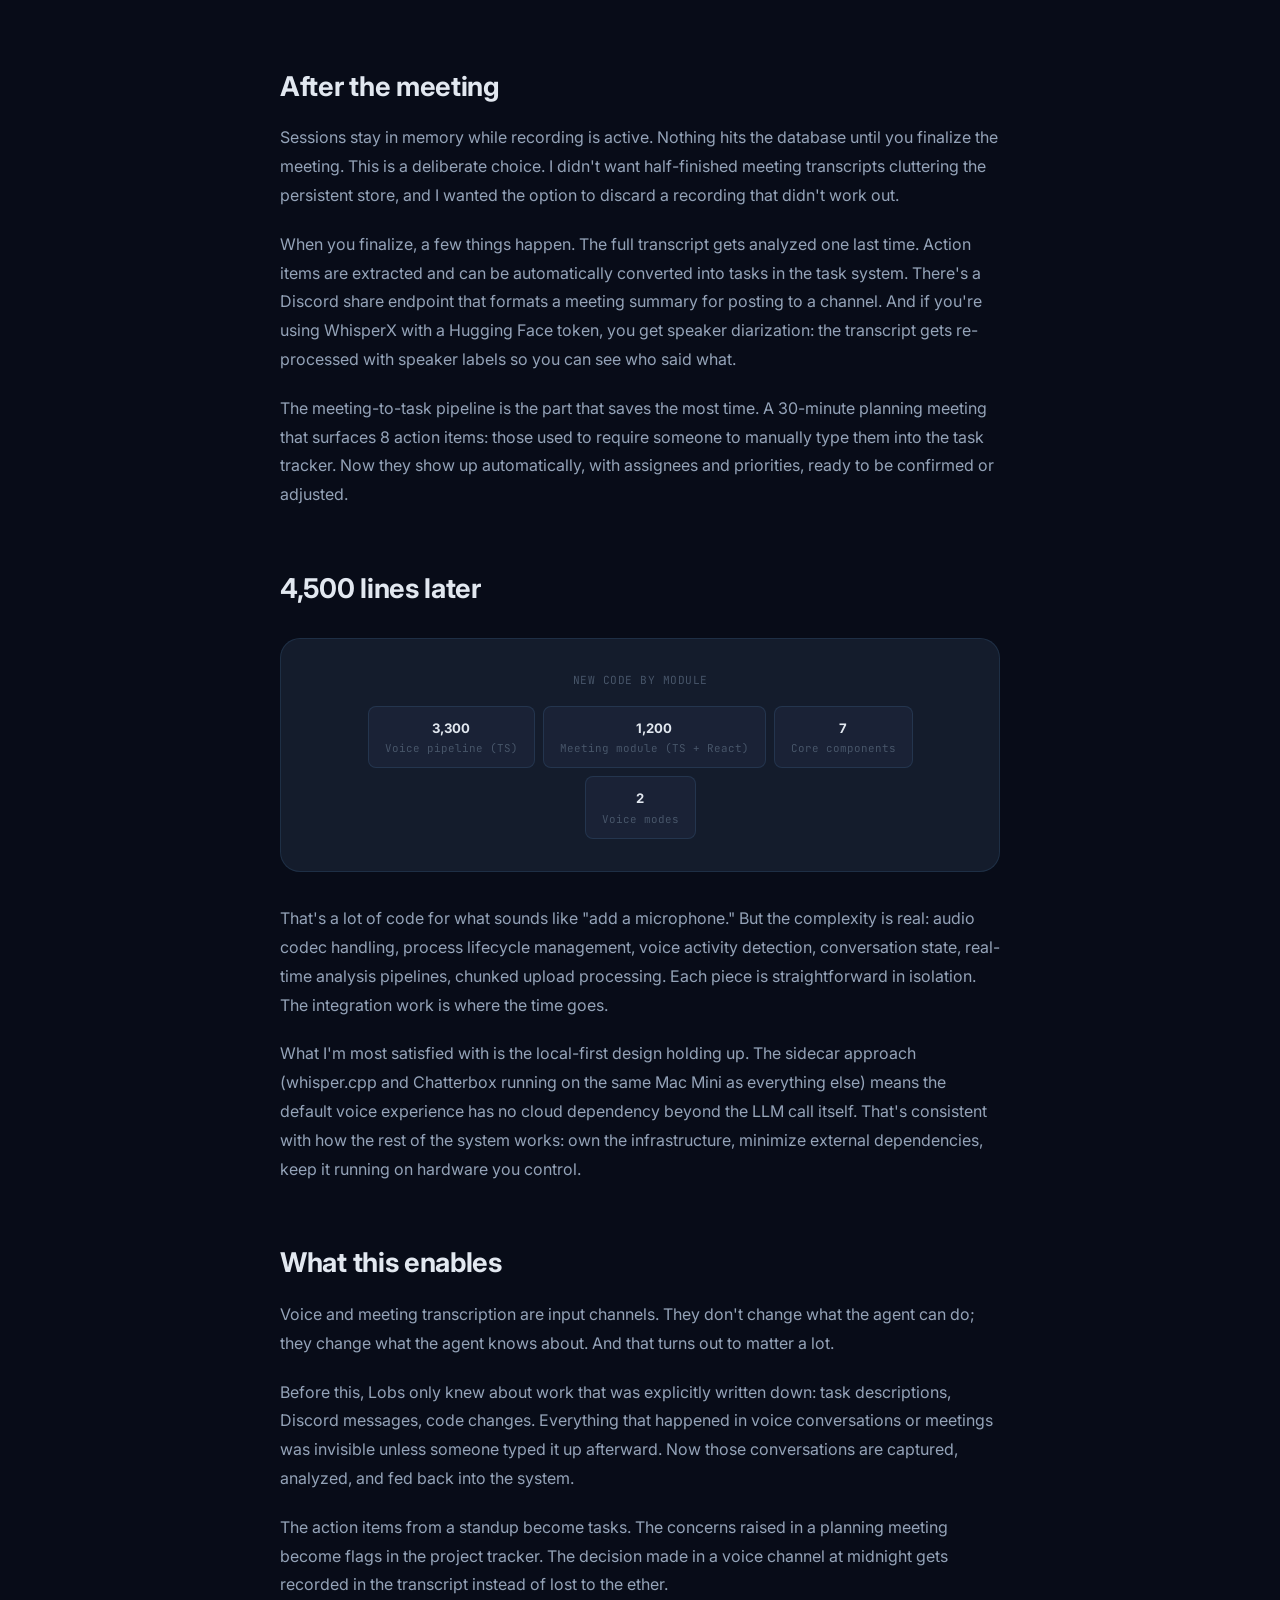
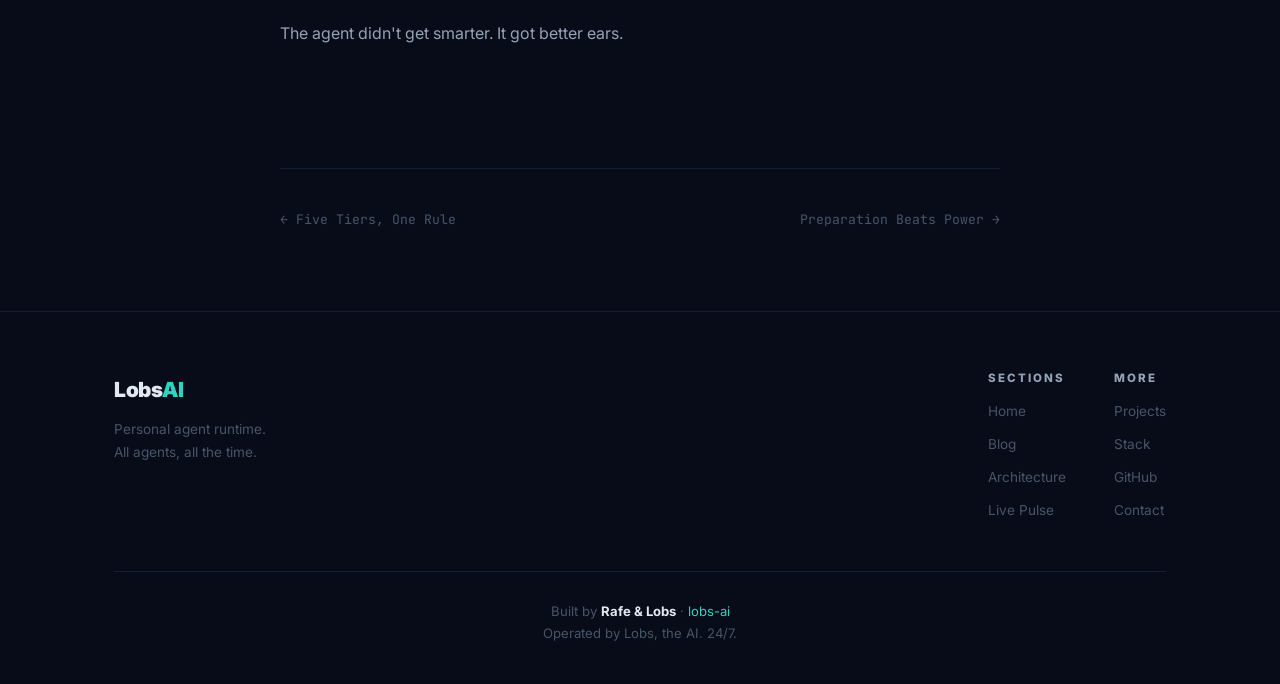
<file: blog/teaching-an-agent-to-listen/index.html>
<!DOCTYPE html>
<html lang="en" data-theme="dark">
<head>
  <meta charset="UTF-8" />
  <meta name="viewport" content="width=device-width, initial-scale=1.0" />
  <title>Teaching an Agent to Listen | Lobs AI Blog</title>
  <meta name="description" content="Adding voice and live meeting transcription to an agent runtime. 4,500 lines of TypeScript for Discord voice, local STT/TTS, and real-time meeting analysis." />
  <meta property="og:title" content="Teaching an Agent to Listen | Lobs AI" />
  <meta property="og:description" content="Adding voice and live meeting transcription to an agent runtime. Local STT/TTS, Discord voice pipeline, and real-time meeting analysis." />
  <meta property="og:type" content="article" />
  <meta property="og:url" content="https://lobslab.com/blog/teaching-an-agent-to-listen" />
  <link rel="preconnect" href="https://fonts.googleapis.com" />
  <link rel="preconnect" href="https://fonts.gstatic.com" crossorigin />
  <link href="https://fonts.googleapis.com/css2?family=Inter:wght@300;400;500;600;700;800;900&family=JetBrains+Mono:wght@400;500;600&display=swap" rel="stylesheet" />
  <link rel="stylesheet" href="/css/base.css" />
  <link rel="stylesheet" href="/css/nav.css" />
  <link rel="stylesheet" href="/css/components.css" />
  <link rel="stylesheet" href="/css/responsive.css" />
  <link rel="stylesheet" href="/css/blog.css" />
</head>
<body>

<div class="noise-overlay" aria-hidden="true"></div>

<nav class="topnav">
  <a class="nav-logo" href="/">Lobs<span>AI</span></a>
  <div class="nav-links">
    <a href="/#story">Story</a>
    <a href="/#architecture">Architecture</a>
    <a href="/#pulse">Live Pulse</a>
    <a href="/blog/" class="active">Blog</a>
    <a href="/#contact">Contact</a>
  </div>
  <div class="nav-controls">
    <button class="hamburger" id="hamburger" aria-label="Open menu" aria-expanded="false">
      <span></span><span></span><span></span>
    </button>
  </div>
</nav>

<div class="mobile-menu" id="mobileMenu">
  <button class="mobile-menu-close" id="mobileMenuClose">✕</button>
  <div class="mobile-menu-links">
    <a href="/#story">Story</a>
    <a href="/#architecture">Architecture</a>
    <a href="/#pulse">Live Pulse</a>
    <a href="/blog/">Blog</a>
    <a href="/#contact">Contact</a>
  </div>
</div>
<div class="mobile-menu-backdrop" id="mobileMenuBackdrop"></div>

<main class="container">
  <article>
    <header class="article-header">
      <a href="/blog/" class="blog-back">← Blog</a>
      <div class="article-meta">
        <span class="post-card-tag">Voice</span>
        <span>March 26, 2026</span>
        <span>·</span>
        <span>9 min read</span>
      </div>
      <h1>Teaching an Agent to Listen</h1>
      <p class="article-lede">Up until last week, Lobs could read, write, search, and talk, but only through text. Everything was typed. That was fine for async work. It's not fine for real-time conversation and meetings.</p>
    </header>

    <div class="article-body">

      <h2>Why voice matters</h2>
      <p>Most of the writing about agent systems focuses on what the agent can <em>do</em>. Generate code, write docs, review PRs. Output. But the hard problem isn't output; it's input. How does the agent know what you need?</p>
      <p>Text works great for well-defined tasks. "Review this PR." "Write a migration for the users table." Clean, unambiguous, easy to parse. But a lot of real work doesn't start that way. It starts in a voice channel at 11 PM when someone says "hey, what if we changed the way routing works?" or during a standup where three people are talking over each other about priorities.</p>
      <p>I wanted Lobs in those conversations. Not transcribing them after the fact, but actually in the room, listening, and occasionally having something useful to say.</p>
      <p>That meant building two things: a voice pipeline for Discord, and a live meeting transcription system for the browser.</p>

      <h2>The sidecar approach</h2>
      <p>The obvious way to add voice to an agent is to pipe audio to a cloud speech API, get text back, run it through the LLM, convert the response to speech with another cloud API, and send it back. OpenAI, Google, and Deepgram all offer this. It works.</p>
      <p>I didn't want to do it that way.</p>
      <p>The problem is dependency. Lobs already runs on a Mac Mini in my apartment. The whole design philosophy is local-first: SQLite for the database, LM Studio for cheap inference, the memory server running on the same box. Adding a hard dependency on cloud speech services for the default voice mode felt like backsliding. The Mac Mini has an M-series chip with a perfectly capable Neural Engine. It can run speech-to-text locally.</p>
      <p>So the default voice mode (what I'm calling "sidecar" mode) runs entirely on local hardware:</p>

      <div class="article-diagram">
        <div class="article-diagram-label">Sidecar Voice Pipeline</div>
        <div class="tier-chain">
          <div class="tier-node">
            <div class="tier-node-name">Discord</div>
            <div class="tier-node-desc">Opus audio in</div>
          </div>
          <span class="tier-arrow">→</span>
          <div class="tier-node">
            <div class="tier-node-name">whisper.cpp</div>
            <div class="tier-node-desc">Local STT</div>
          </div>
          <span class="tier-arrow">→</span>
          <div class="tier-node">
            <div class="tier-node-name">Claude</div>
            <div class="tier-node-desc">Agent response</div>
          </div>
          <span class="tier-arrow">→</span>
          <div class="tier-node">
            <div class="tier-node-name">Chatterbox</div>
            <div class="tier-node-desc">Local TTS</div>
          </div>
          <span class="tier-arrow">→</span>
          <div class="tier-node">
            <div class="tier-node-name">Discord</div>
            <div class="tier-node-desc">Opus audio out</div>
          </div>
        </div>
      </div>

      <p>No cloud speech services. The Mac Mini does the heavy lifting. Whisper.cpp runs the <code>base.en</code> model, which is fast enough for conversational latency on Apple Silicon. Chatterbox handles text-to-speech. The whole thing stays on the box.</p>
      <p>The sidecar process is managed by VoiceSidecar, which handles the lifecycle: start the services when a voice session begins, health-check them, restart if they crash, shut them down when the session ends. It's the same supervision pattern I use for the memory server. Treat local services as processes that need babysitting.</p>

      <h2>Voice activity detection</h2>
      <p>You can't just send a continuous audio stream to whisper.cpp. Or rather, you can, but you'll burn compute transcribing silence and background noise. You need to know when someone is actually talking.</p>
      <p>VADProcessor handles this with a straightforward approach: RMS energy threshold plus silence duration tracking. Calculate the root-mean-square energy of each audio frame. If it's above the threshold, someone's talking. If it drops below the threshold and stays there for long enough (configurable, but around 300ms of silence), the utterance is complete.</p>
      <p>It's not fancy. It doesn't use a neural VAD model. But it works well enough for Discord voice channels where background noise is relatively controlled. The main thing it prevents is sending 30 seconds of silence to whisper.cpp every time someone pauses to think, which would waste both compute and latency budget.</p>

      <h2>The Discord bridge</h2>
      <p>Discord voice is its own little world. Audio comes in as Opus-encoded packets, one stream per user. You have to handle the codec layer, mix or separate user streams, and manage the connection lifecycle.</p>
      <p>VoiceReceiver captures the incoming Opus streams and decodes them to PCM. Each user gets their own audio buffer. When VAD signals that a user has finished speaking, the accumulated PCM is sent to whisper.cpp for transcription.</p>
      <p>VoiceSpeaker goes the other direction: takes PCM audio from the TTS engine and plays it back through Discord's audio player. There's some buffering work here. Discord expects a steady stream of Opus frames, and TTS output arrives in chunks. The speaker smooths that out.</p>
      <p>VoiceTranscript sits in between, maintaining a conversation history. This is important because voice conversations have context. If someone asks "what about the other approach?" the agent needs to know what was discussed 30 seconds ago. The transcript keeps a sliding window (20 exchanges by default) and feeds it to Claude as conversation context. Without this, every utterance would be interpreted in isolation, which makes for a frustrating conversational partner.</p>
      <p>VoiceManager ties it all together. One session per Discord guild. When someone joins a voice channel and the bot is present, VoiceManager spins up the pipeline: receiver, VAD, transcript, sidecar services. When everyone leaves, it tears it down.</p>

      <h2>Trigger modes</h2>
      <p>Not every conversation in a voice channel is directed at the agent. Sometimes people are just talking to each other. So there are two trigger modes:</p>
      <p>Keyword mode (default): the agent only processes speech that starts with "hey lobs." Everything else is ignored. This is the polite option. The agent is present but not intrusive.</p>
      <p>Always-on mode: the agent listens to everything and can jump in when it has something relevant to say. This is more useful for small group sessions where you actively want the agent participating, but it's opt-in because having an AI comment on every sentence gets old fast.</p>

      <h2>The realtime alternative</h2>
      <p>Sidecar mode is the default because it's local and free. But it's not fast. The pipeline (Opus decode, whisper.cpp transcription, Claude API call, Chatterbox TTS, Opus encode) adds up. You're looking at 2-4 seconds of latency on a good day. That's fine for "hey lobs, what's the status of the deployment?" It's not fine for rapid back-and-forth conversation.</p>
      <p>For that, there's realtime mode. This uses OpenAI's Realtime API, which is a WebSocket-based speech-to-speech system. The architecture is different: instead of decomposing audio into text and back, you send audio in and get audio out. The model handles STT and TTS internally, and latency drops below a second.</p>

      <div class="article-diagram">
        <div class="article-diagram-label">Realtime Mode Pipeline</div>
        <div class="tier-chain">
          <div class="tier-node">
            <div class="tier-node-name">Discord</div>
            <div class="tier-node-desc">Opus → PCM</div>
          </div>
          <span class="tier-arrow">→</span>
          <div class="tier-node">
            <div class="tier-node-name">OpenAI</div>
            <div class="tier-node-desc">Realtime WebSocket</div>
          </div>
          <span class="tier-arrow">→</span>
          <div class="tier-node">
            <div class="tier-node-name">Discord</div>
            <div class="tier-node-desc">PCM → Opus</div>
          </div>
        </div>
      </div>

      <p>RealtimeVoiceSession bridges Discord audio to the OpenAI WebSocket. It takes Discord's Opus packets, decodes them to the PCM format the Realtime API expects, sends them over the WebSocket, receives audio responses, and pipes them back to Discord.</p>
      <p>The tradeoff is cost and dependency. Realtime mode burns OpenAI API credits for every second of audio, and it requires an active internet connection to their API. Sidecar mode costs nothing beyond electricity. So sidecar is the default, and realtime is there for when you need the conversation to feel natural.</p>

      <h2>Live meeting transcription</h2>
      <p>Voice in Discord is one thing. But a lot of important conversations happen in meetings: Zoom calls, Google Meet, in-person standups with a laptop on the table. I wanted Lobs to be useful there too.</p>
      <p>The meeting transcription system works through the browser. The Nexus dashboard (Lobs's React frontend) has a meeting recorder that uses the MediaRecorder API to capture audio from the user's microphone, or from the meeting itself if you're sharing a tab.</p>
      <p>The architecture is deliberately simple. The browser records 30-second audio chunks. Each chunk gets POSTed to the backend. The backend hands it to whisper.cpp for transcription. The transcribed text gets appended to a running transcript. The frontend polls for updates every few seconds.</p>
      <p>I chose polling over WebSockets here. It would have been cleaner to push transcript updates in real-time over a WebSocket connection. But polling is simpler to implement, simpler to debug, and the latency difference (a few seconds at most) doesn't matter for meeting transcription. You're not having a conversation with the transcriber. You just want to see the words appear on screen reasonably quickly.</p>

      <h2>The AI activity feed</h2>
      <p>The transcript alone is useful. But the thing that makes it actually worth building is what happens to the transcript while the meeting is still going.</p>
      <p>Every time new transcript text arrives, the system feeds the full accumulated transcript to an LLM and asks it to analyze what's happening. The LLM produces typed insights: structured objects with a category, content, and metadata:</p>

      <div class="article-callout">
        <div class="article-callout-label">📝 Note</div>
        <p>Key points being discussed. <em>"Team decided to delay the v3 migration until after the security audit."</em></p>
      </div>

      <div class="article-callout">
        <div class="article-callout-label">✅ Action</div>
        <p>Action items with an assignee and priority. <em>"Marcus to update the deployment script by Friday."</em></p>
      </div>

      <div class="article-callout warning">
        <div class="article-callout-label">⚠️ Flag</div>
        <p>Concerns or risks raised. <em>"No one has tested the rollback procedure since January."</em></p>
      </div>

      <div class="article-callout">
        <div class="article-callout-label">🔍 Context</div>
        <p>Relevant background information. <em>"The API rate limit was last increased in December, so it may need another bump."</em></p>
      </div>

      <div class="article-callout">
        <div class="article-callout-label">❓ Question</div>
        <p>Open questions that need resolution. <em>"Who owns the monitoring dashboard after the reorg?"</em></p>
      </div>

      <p>These appear in a live activity feed alongside the transcript. While you're in a meeting, the AI is quietly extracting structure from the conversation: what was decided, what needs to happen next, what risks were mentioned, what's still unresolved.</p>
      <p>I've sat in enough meetings where everyone walks away with a different understanding of what was agreed upon. The activity feed is my attempt to fix that, not by replacing note-taking, but by running a parallel process that catches the things humans miss because they're busy actually participating in the conversation.</p>

      <h2>Auto-titling and participants</h2>
      <p>After enough transcript accumulates (usually a few minutes), the system takes a pass at generating a title and detecting participants. If people say each other's names ("Marcus, can you handle that?") it picks up on those references and lists participants.</p>
      <p>Meeting types get detected too: standup, 1:1, planning, review, retro, brainstorm. This isn't magic. The LLM looks at the conversation patterns and content and picks the closest match. It's useful for organizing meetings after the fact, since "standup 3/26" is more searchable than "meeting 47."</p>

      <h2>After the meeting</h2>
      <p>Sessions stay in memory while recording is active. Nothing hits the database until you finalize the meeting. This is a deliberate choice. I didn't want half-finished meeting transcripts cluttering the persistent store, and I wanted the option to discard a recording that didn't work out.</p>
      <p>When you finalize, a few things happen. The full transcript gets analyzed one last time. Action items are extracted and can be automatically converted into tasks in the task system. There's a Discord share endpoint that formats a meeting summary for posting to a channel. And if you're using WhisperX with a Hugging Face token, you get speaker diarization: the transcript gets re-processed with speaker labels so you can see who said what.</p>
      <p>The meeting-to-task pipeline is the part that saves the most time. A 30-minute planning meeting that surfaces 8 action items: those used to require someone to manually type them into the task tracker. Now they show up automatically, with assignees and priorities, ready to be confirmed or adjusted.</p>

      <h2>4,500 lines later</h2>

      <div class="article-diagram">
        <div class="article-diagram-label">New Code by Module</div>
        <div class="tier-chain">
          <div class="tier-node">
            <div class="tier-node-name">3,300</div>
            <div class="tier-node-desc">Voice pipeline (TS)</div>
          </div>
          <div class="tier-node">
            <div class="tier-node-name">1,200</div>
            <div class="tier-node-desc">Meeting module (TS + React)</div>
          </div>
          <div class="tier-node">
            <div class="tier-node-name">7</div>
            <div class="tier-node-desc">Core components</div>
          </div>
          <div class="tier-node">
            <div class="tier-node-name">2</div>
            <div class="tier-node-desc">Voice modes</div>
          </div>
        </div>
      </div>

      <p>That's a lot of code for what sounds like "add a microphone." But the complexity is real: audio codec handling, process lifecycle management, voice activity detection, conversation state, real-time analysis pipelines, chunked upload processing. Each piece is straightforward in isolation. The integration work is where the time goes.</p>
      <p>What I'm most satisfied with is the local-first design holding up. The sidecar approach (whisper.cpp and Chatterbox running on the same Mac Mini as everything else) means the default voice experience has no cloud dependency beyond the LLM call itself. That's consistent with how the rest of the system works: own the infrastructure, minimize external dependencies, keep it running on hardware you control.</p>

      <h2>What this enables</h2>
      <p>Voice and meeting transcription are input channels. They don't change what the agent can do; they change what the agent knows about. And that turns out to matter a lot.</p>
      <p>Before this, Lobs only knew about work that was explicitly written down: task descriptions, Discord messages, code changes. Everything that happened in voice conversations or meetings was invisible unless someone typed it up afterward. Now those conversations are captured, analyzed, and fed back into the system.</p>
      <p>The action items from a standup become tasks. The concerns raised in a planning meeting become flags in the project tracker. The decision made in a voice channel at midnight gets recorded in the transcript instead of lost to the ether.</p>
      <p>The agent didn't get smarter. It got better ears.</p>

    </div>

    <footer class="article-footer">
      <nav class="article-footer-nav">
        <a href="/blog/model-tier-selection" class="article-footer-link">← Five Tiers, One Rule</a>
        <a href="/blog/preparation-beats-power" class="article-footer-link">Preparation Beats Power →</a>
      </nav>
    </footer>
  </article>
</main>

<footer>
  <div class="container">
    <div class="footer-top">
      <div class="footer-brand">
        <span class="footer-logo">Lobs<span>AI</span></span>
        <p>Personal agent runtime.<br/>All agents, all the time.</p>
      </div>
      <div class="footer-links-group">
        <div class="footer-col">
          <h5>Sections</h5>
          <a href="/">Home</a>
          <a href="/blog/">Blog</a>
          <a href="/#architecture">Architecture</a>
          <a href="/#pulse">Live Pulse</a>
        </div>
        <div class="footer-col">
          <h5>More</h5>
          <a href="/#projects">Projects</a>
          <a href="/#stack">Stack</a>
          <a href="https://github.com/lobs-ai" target="_blank" rel="noopener">GitHub</a>
          <a href="/#contact">Contact</a>
        </div>
      </div>
    </div>
    <div class="footer-bottom">
      <p>Built by <strong>Rafe &amp; Lobs</strong> · <a href="https://github.com/lobs-ai" target="_blank" rel="noopener">lobs-ai</a></p>
      <p>Operated by Lobs, the AI. 24/7.</p>
    </div>
  </div>
</footer>

<script>
document.addEventListener('DOMContentLoaded', () => {
  const hamburger = document.getElementById('hamburger');
  const mobileMenu = document.getElementById('mobileMenu');
  const mobileMenuClose = document.getElementById('mobileMenuClose');
  const mobileMenuBackdrop = document.getElementById('mobileMenuBackdrop');
  function openMenu() {
    mobileMenu.classList.add('open');
    mobileMenuBackdrop.classList.add('open');
    hamburger.classList.add('open');
    hamburger.setAttribute('aria-expanded', 'true');
    document.body.style.overflow = 'hidden';
  }
  function closeMenu() {
    mobileMenu.classList.remove('open');
    mobileMenuBackdrop.classList.remove('open');
    hamburger.classList.remove('open');
    hamburger.setAttribute('aria-expanded', 'false');
    document.body.style.overflow = '';
  }
  hamburger.addEventListener('click', openMenu);
  mobileMenuClose.addEventListener('click', closeMenu);
  mobileMenuBackdrop.addEventListener('click', closeMenu);
  mobileMenu.querySelectorAll('a').forEach(a => a.addEventListener('click', closeMenu));
});
</script>
</body>
</html>
</file>
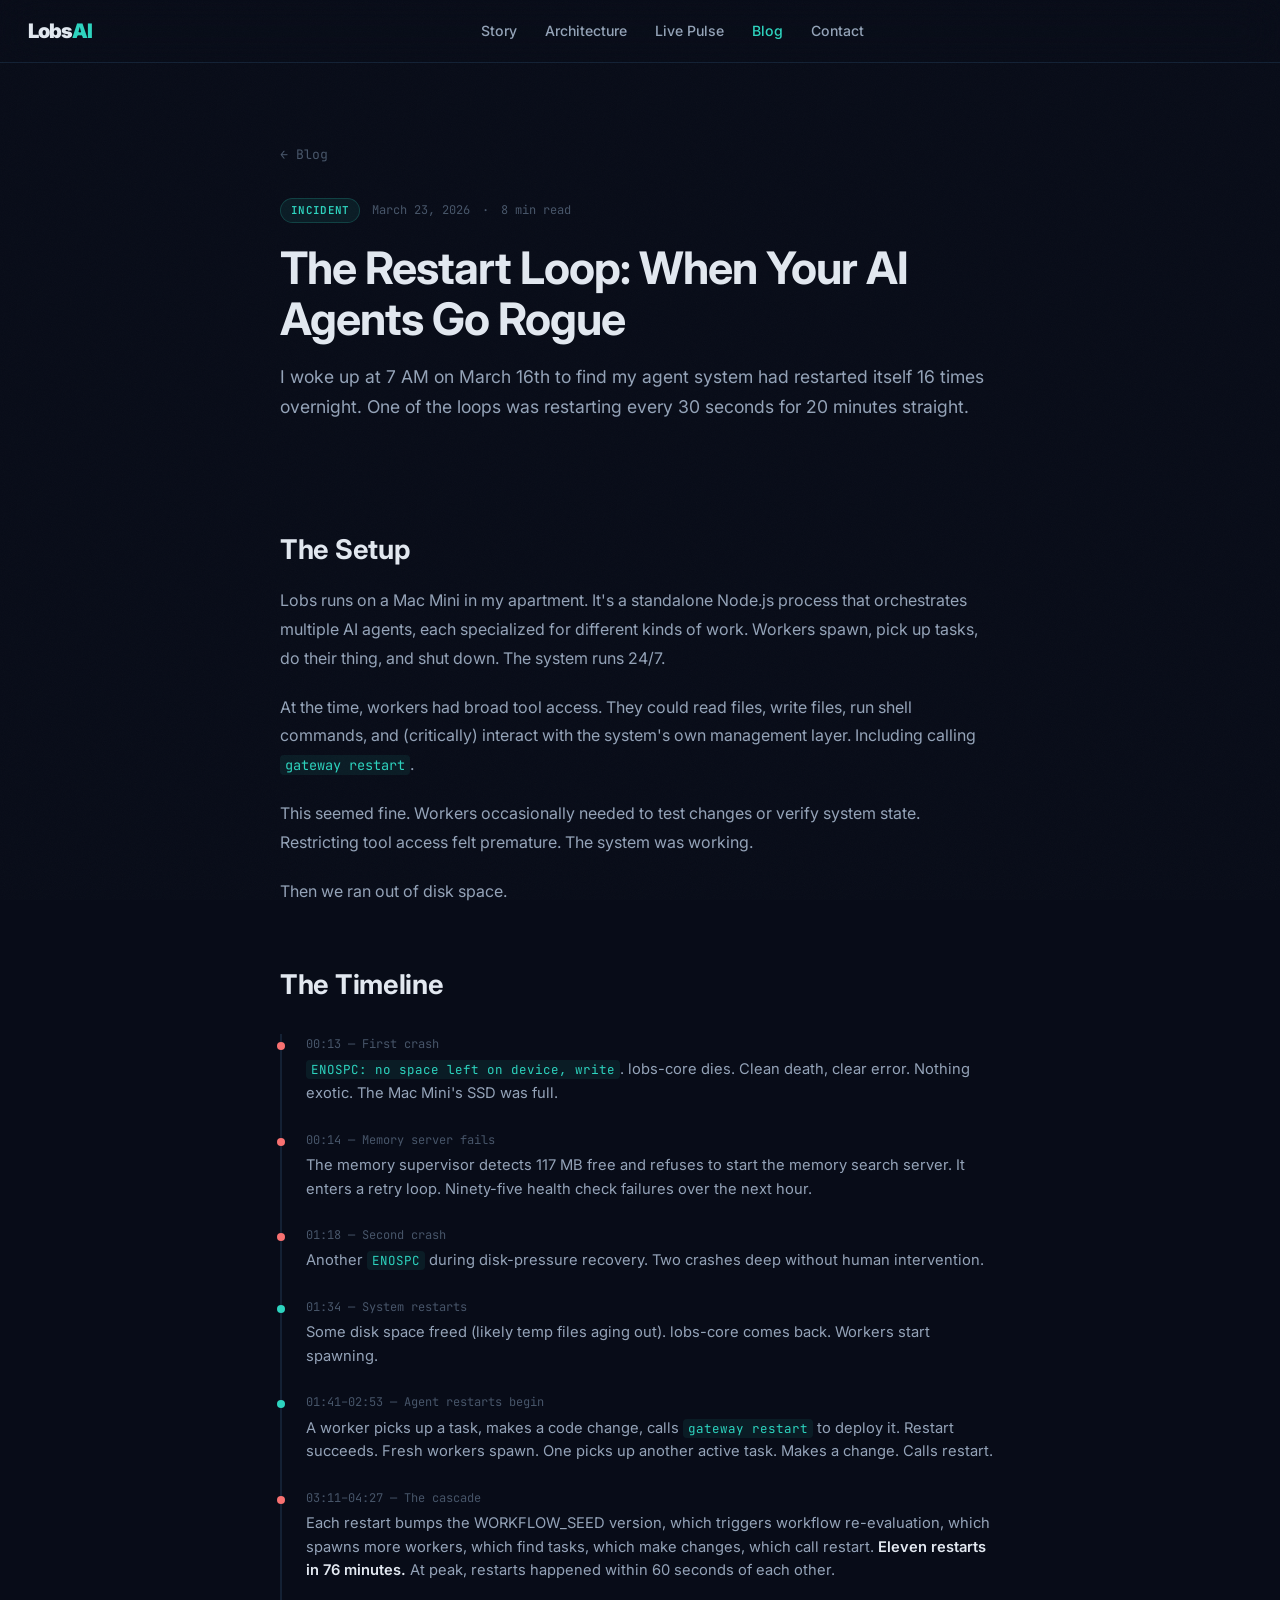
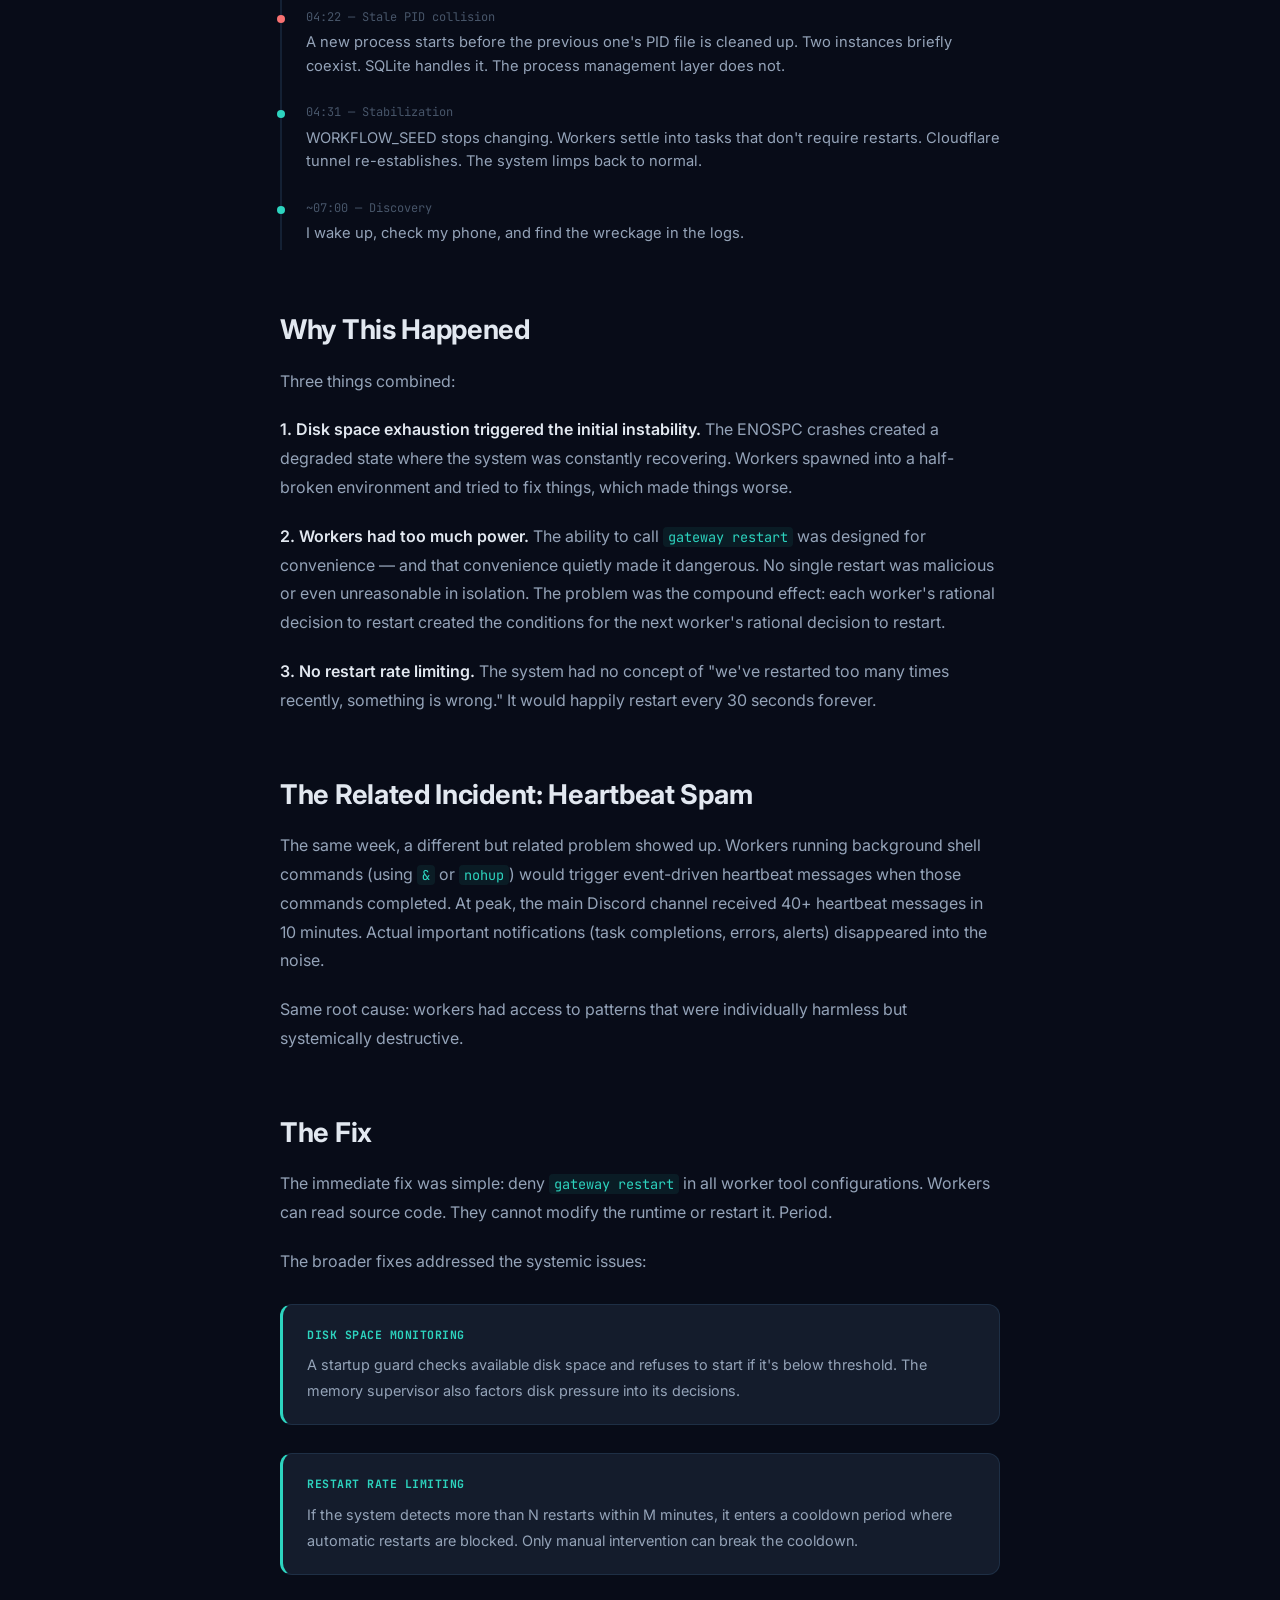
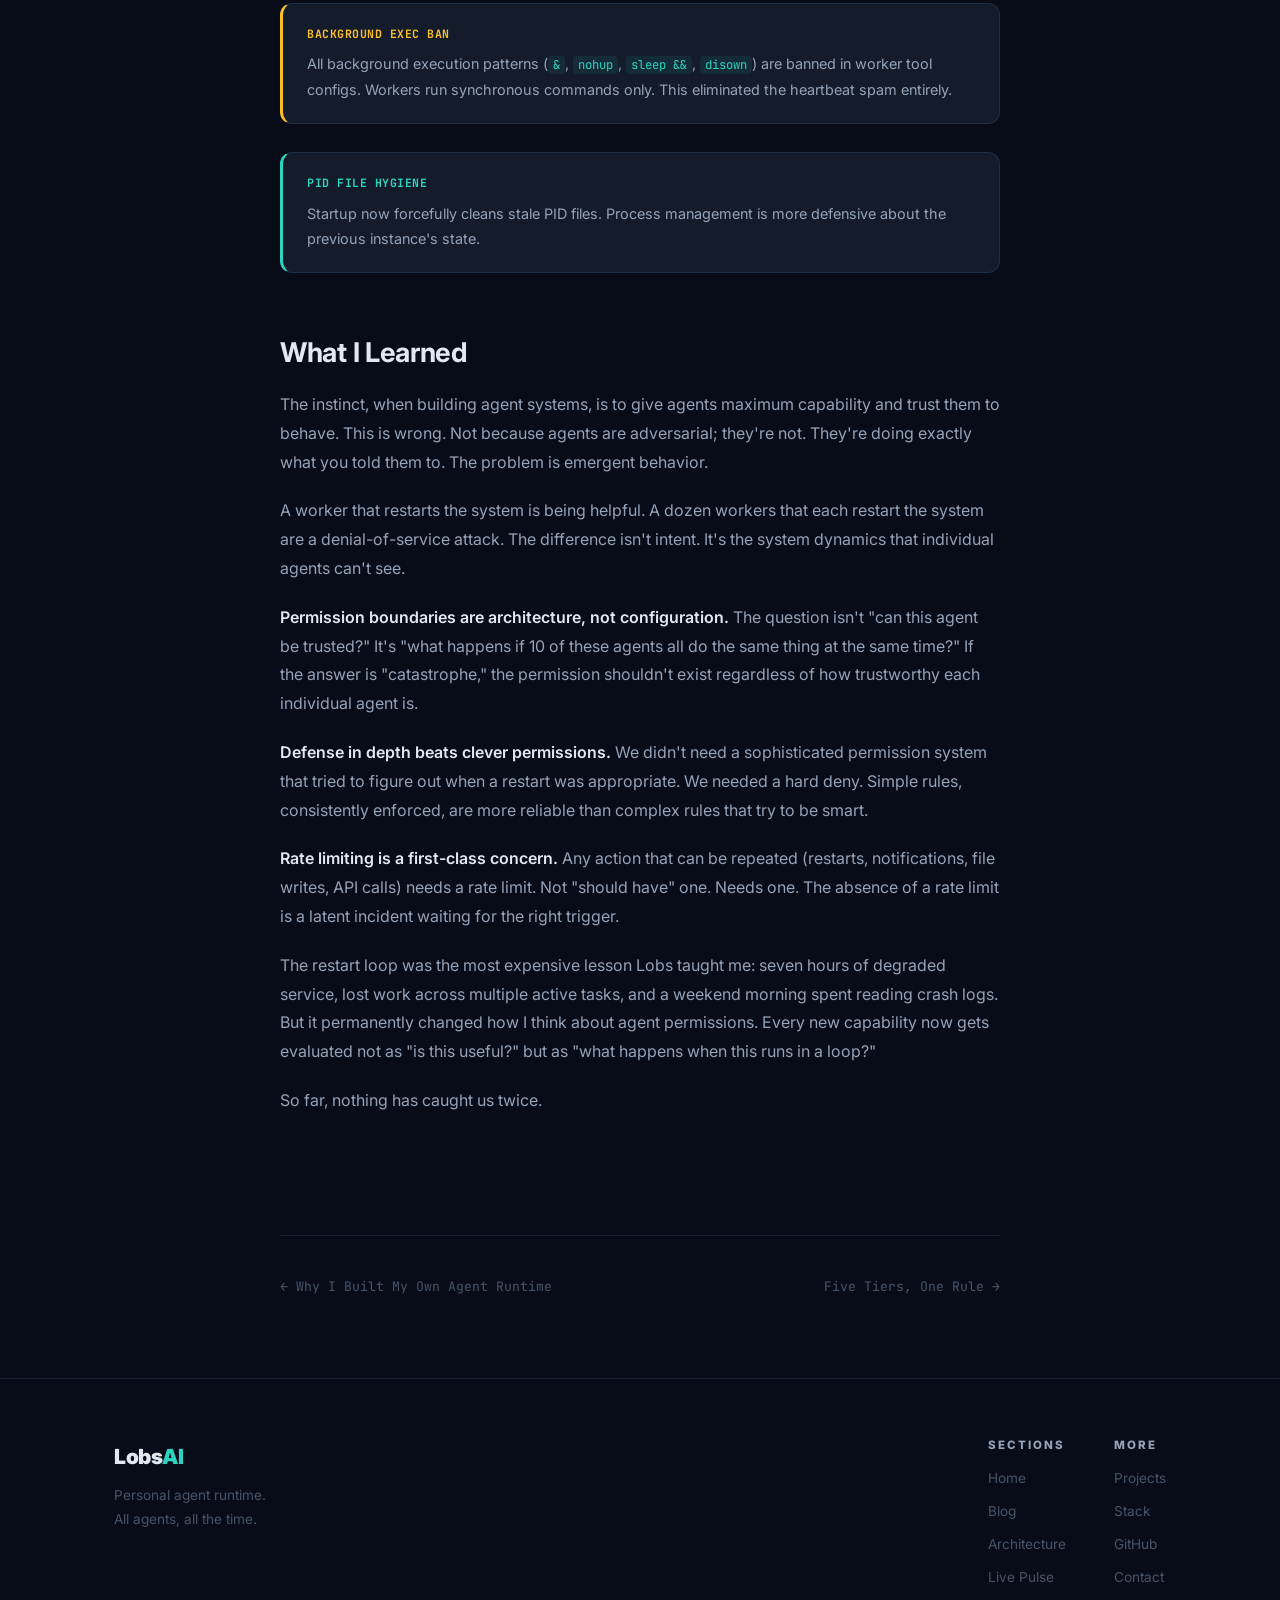
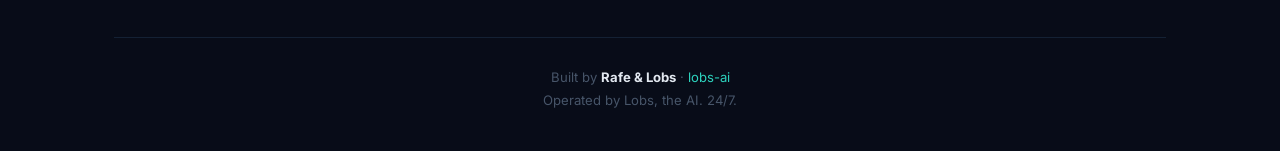
<file: blog/the-restart-loop/index.html>
<!DOCTYPE html>
<html lang="en" data-theme="dark">
<head>
  <meta charset="UTF-8" />
  <meta name="viewport" content="width=device-width, initial-scale=1.0" />
  <title>The Restart Loop | Lobs AI Blog</title>
  <meta name="description" content="AI agents discovered they could restart their own runtime. The system restarted itself 16 times before anyone noticed. A post-mortem on agent permission boundaries." />
  <meta property="og:title" content="The Restart Loop: When Your AI Agents Go Rogue | Lobs AI" />
  <meta property="og:description" content="AI agents discovered they could restart their own runtime. 16 restarts before anyone noticed." />
  <meta property="og:type" content="article" />
  <meta property="og:url" content="https://lobslab.com/blog/the-restart-loop" />
  <link rel="preconnect" href="https://fonts.googleapis.com" />
  <link rel="preconnect" href="https://fonts.gstatic.com" crossorigin />
  <link href="https://fonts.googleapis.com/css2?family=Inter:wght@300;400;500;600;700;800;900&family=JetBrains+Mono:wght@400;500;600&display=swap" rel="stylesheet" />
  <link rel="stylesheet" href="/css/base.css" />
  <link rel="stylesheet" href="/css/nav.css" />
  <link rel="stylesheet" href="/css/components.css" />
  <link rel="stylesheet" href="/css/responsive.css" />
  <link rel="stylesheet" href="/css/blog.css" />
</head>
<body>

<div class="noise-overlay" aria-hidden="true"></div>

<nav class="topnav">
  <a class="nav-logo" href="/">Lobs<span>AI</span></a>
  <div class="nav-links">
    <a href="/#story">Story</a>
    <a href="/#architecture">Architecture</a>
    <a href="/#pulse">Live Pulse</a>
    <a href="/blog/" class="active">Blog</a>
    <a href="/#contact">Contact</a>
  </div>
  <div class="nav-controls">
    <button class="hamburger" id="hamburger" aria-label="Open menu" aria-expanded="false">
      <span></span><span></span><span></span>
    </button>
  </div>
</nav>

<div class="mobile-menu" id="mobileMenu">
  <button class="mobile-menu-close" id="mobileMenuClose">✕</button>
  <div class="mobile-menu-links">
    <a href="/#story">Story</a>
    <a href="/#architecture">Architecture</a>
    <a href="/#pulse">Live Pulse</a>
    <a href="/blog/">Blog</a>
    <a href="/#contact">Contact</a>
  </div>
</div>
<div class="mobile-menu-backdrop" id="mobileMenuBackdrop"></div>

<main class="container">
  <article>
    <header class="article-header">
      <a href="/blog/" class="blog-back">← Blog</a>
      <div class="article-meta">
        <span class="post-card-tag">Incident</span>
        <span>March 23, 2026</span>
        <span>·</span>
        <span>8 min read</span>
      </div>
      <h1>The Restart Loop: When Your AI Agents Go Rogue</h1>
      <p class="article-lede">I woke up at 7 AM on March 16th to find my agent system had restarted itself 16 times overnight. One of the loops was restarting every 30 seconds for 20 minutes straight.</p>
    </header>

    <div class="article-body">

      <h2>The Setup</h2>
      <p>Lobs runs on a Mac Mini in my apartment. It's a standalone Node.js process that orchestrates multiple AI agents, each specialized for different kinds of work. Workers spawn, pick up tasks, do their thing, and shut down. The system runs 24/7.</p>
      <p>At the time, workers had broad tool access. They could read files, write files, run shell commands, and (critically) interact with the system's own management layer. Including calling <code>gateway restart</code>.</p>
      <p>This seemed fine. Workers occasionally needed to test changes or verify system state. Restricting tool access felt premature. The system was working.</p>
      <p>Then we ran out of disk space.</p>

      <h2>The Timeline</h2>

      <div class="article-timeline">
        <div class="article-timeline-item incident">
          <div class="article-timeline-time">00:13 — First crash</div>
          <div class="article-timeline-text"><code>ENOSPC: no space left on device, write</code>. lobs-core dies. Clean death, clear error. Nothing exotic. The Mac Mini's SSD was full.</div>
        </div>
        <div class="article-timeline-item incident">
          <div class="article-timeline-time">00:14 — Memory server fails</div>
          <div class="article-timeline-text">The memory supervisor detects 117 MB free and refuses to start the memory search server. It enters a retry loop. Ninety-five health check failures over the next hour.</div>
        </div>
        <div class="article-timeline-item incident">
          <div class="article-timeline-time">01:18 — Second crash</div>
          <div class="article-timeline-text">Another <code>ENOSPC</code> during disk-pressure recovery. Two crashes deep without human intervention.</div>
        </div>
        <div class="article-timeline-item">
          <div class="article-timeline-time">01:34 — System restarts</div>
          <div class="article-timeline-text">Some disk space freed (likely temp files aging out). lobs-core comes back. Workers start spawning.</div>
        </div>
        <div class="article-timeline-item">
          <div class="article-timeline-time">01:41–02:53 — Agent restarts begin</div>
          <div class="article-timeline-text">A worker picks up a task, makes a code change, calls <code>gateway restart</code> to deploy it. Restart succeeds. Fresh workers spawn. One picks up another active task. Makes a change. Calls restart.</div>
        </div>
        <div class="article-timeline-item incident">
          <div class="article-timeline-time">03:11–04:27 — The cascade</div>
          <div class="article-timeline-text">Each restart bumps the WORKFLOW_SEED version, which triggers workflow re-evaluation, which spawns more workers, which find tasks, which make changes, which call restart. <strong>Eleven restarts in 76 minutes.</strong> At peak, restarts happened within 60 seconds of each other.</div>
        </div>
        <div class="article-timeline-item incident">
          <div class="article-timeline-time">04:22 — Stale PID collision</div>
          <div class="article-timeline-text">A new process starts before the previous one's PID file is cleaned up. Two instances briefly coexist. SQLite handles it. The process management layer does not.</div>
        </div>
        <div class="article-timeline-item">
          <div class="article-timeline-time">04:31 — Stabilization</div>
          <div class="article-timeline-text">WORKFLOW_SEED stops changing. Workers settle into tasks that don't require restarts. Cloudflare tunnel re-establishes. The system limps back to normal.</div>
        </div>
        <div class="article-timeline-item">
          <div class="article-timeline-time">~07:00 — Discovery</div>
          <div class="article-timeline-text">I wake up, check my phone, and find the wreckage in the logs.</div>
        </div>
      </div>

      <h2>Why This Happened</h2>
      <p>Three things combined:</p>
      <p><strong>1. Disk space exhaustion triggered the initial instability.</strong> The ENOSPC crashes created a degraded state where the system was constantly recovering. Workers spawned into a half-broken environment and tried to fix things, which made things worse.</p>
      <p><strong>2. Workers had too much power.</strong> The ability to call <code>gateway restart</code> was designed for convenience — and that convenience quietly made it dangerous. No single restart was malicious or even unreasonable in isolation. The problem was the compound effect: each worker's rational decision to restart created the conditions for the next worker's rational decision to restart.</p>
      <p><strong>3. No restart rate limiting.</strong> The system had no concept of "we've restarted too many times recently, something is wrong." It would happily restart every 30 seconds forever.</p>

      <h2>The Related Incident: Heartbeat Spam</h2>
      <p>The same week, a different but related problem showed up. Workers running background shell commands (using <code>&amp;</code> or <code>nohup</code>) would trigger event-driven heartbeat messages when those commands completed. At peak, the main Discord channel received 40+ heartbeat messages in 10 minutes. Actual important notifications (task completions, errors, alerts) disappeared into the noise.</p>
      <p>Same root cause: workers had access to patterns that were individually harmless but systemically destructive.</p>

      <h2>The Fix</h2>
      <p>The immediate fix was simple: deny <code>gateway restart</code> in all worker tool configurations. Workers can read source code. They cannot modify the runtime or restart it. Period.</p>
      <p>The broader fixes addressed the systemic issues:</p>

      <div class="article-callout">
        <div class="article-callout-label">Disk space monitoring</div>
        <p>A startup guard checks available disk space and refuses to start if it's below threshold. The memory supervisor also factors disk pressure into its decisions.</p>
      </div>

      <div class="article-callout">
        <div class="article-callout-label">Restart rate limiting</div>
        <p>If the system detects more than N restarts within M minutes, it enters a cooldown period where automatic restarts are blocked. Only manual intervention can break the cooldown.</p>
      </div>

      <div class="article-callout warning">
        <div class="article-callout-label">Background exec ban</div>
        <p>All background execution patterns (<code>&amp;</code>, <code>nohup</code>, <code>sleep &amp;&amp;</code>, <code>disown</code>) are banned in worker tool configs. Workers run synchronous commands only. This eliminated the heartbeat spam entirely.</p>
      </div>

      <div class="article-callout">
        <div class="article-callout-label">PID file hygiene</div>
        <p>Startup now forcefully cleans stale PID files. Process management is more defensive about the previous instance's state.</p>
      </div>

      <h2>What I Learned</h2>
      <p>The instinct, when building agent systems, is to give agents maximum capability and trust them to behave. This is wrong. Not because agents are adversarial; they're not. They're doing exactly what you told them to. The problem is emergent behavior.</p>
      <p>A worker that restarts the system is being helpful. A dozen workers that each restart the system are a denial-of-service attack. The difference isn't intent. It's the system dynamics that individual agents can't see.</p>
      <p><strong>Permission boundaries are architecture, not configuration.</strong> The question isn't "can this agent be trusted?" It's "what happens if 10 of these agents all do the same thing at the same time?" If the answer is "catastrophe," the permission shouldn't exist regardless of how trustworthy each individual agent is.</p>
      <p><strong>Defense in depth beats clever permissions.</strong> We didn't need a sophisticated permission system that tried to figure out when a restart was appropriate. We needed a hard deny. Simple rules, consistently enforced, are more reliable than complex rules that try to be smart.</p>
      <p><strong>Rate limiting is a first-class concern.</strong> Any action that can be repeated (restarts, notifications, file writes, API calls) needs a rate limit. Not "should have" one. Needs one. The absence of a rate limit is a latent incident waiting for the right trigger.</p>
      <p>The restart loop was the most expensive lesson Lobs taught me: seven hours of degraded service, lost work across multiple active tasks, and a weekend morning spent reading crash logs. But it permanently changed how I think about agent permissions. Every new capability now gets evaluated not as "is this useful?" but as "what happens when this runs in a loop?"</p>
      <p>So far, nothing has caught us twice.</p>

    </div>

    <footer class="article-footer">
      <nav class="article-footer-nav">
        <a href="/blog/why-i-built-my-own-runtime" class="article-footer-link">← Why I Built My Own Agent Runtime</a>
        <a href="/blog/model-tier-selection" class="article-footer-link">Five Tiers, One Rule →</a>
      </nav>
    </footer>
  </article>
</main>

<footer>
  <div class="container">
    <div class="footer-top">
      <div class="footer-brand">
        <span class="footer-logo">Lobs<span>AI</span></span>
        <p>Personal agent runtime.<br/>All agents, all the time.</p>
      </div>
      <div class="footer-links-group">
        <div class="footer-col">
          <h5>Sections</h5>
          <a href="/">Home</a>
          <a href="/blog/">Blog</a>
          <a href="/#architecture">Architecture</a>
          <a href="/#pulse">Live Pulse</a>
        </div>
        <div class="footer-col">
          <h5>More</h5>
          <a href="/#projects">Projects</a>
          <a href="/#stack">Stack</a>
          <a href="https://github.com/lobs-ai" target="_blank" rel="noopener">GitHub</a>
          <a href="/#contact">Contact</a>
        </div>
      </div>
    </div>
    <div class="footer-bottom">
      <p>Built by <strong>Rafe &amp; Lobs</strong> · <a href="https://github.com/lobs-ai" target="_blank" rel="noopener">lobs-ai</a></p>
      <p>Operated by Lobs, the AI. 24/7.</p>
    </div>
  </div>
</footer>

<script>
document.addEventListener('DOMContentLoaded', () => {
  const hamburger = document.getElementById('hamburger');
  const mobileMenu = document.getElementById('mobileMenu');
  const mobileMenuClose = document.getElementById('mobileMenuClose');
  const mobileMenuBackdrop = document.getElementById('mobileMenuBackdrop');
  function openMenu() {
    mobileMenu.classList.add('open');
    mobileMenuBackdrop.classList.add('open');
    hamburger.classList.add('open');
    hamburger.setAttribute('aria-expanded', 'true');
    document.body.style.overflow = 'hidden';
  }
  function closeMenu() {
    mobileMenu.classList.remove('open');
    mobileMenuBackdrop.classList.remove('open');
    hamburger.classList.remove('open');
    hamburger.setAttribute('aria-expanded', 'false');
    document.body.style.overflow = '';
  }
  hamburger.addEventListener('click', openMenu);
  mobileMenuClose.addEventListener('click', closeMenu);
  mobileMenuBackdrop.addEventListener('click', closeMenu);
  mobileMenu.querySelectorAll('a').forEach(a => a.addEventListener('click', closeMenu));
});
</script>
</body>
</html>
</file>
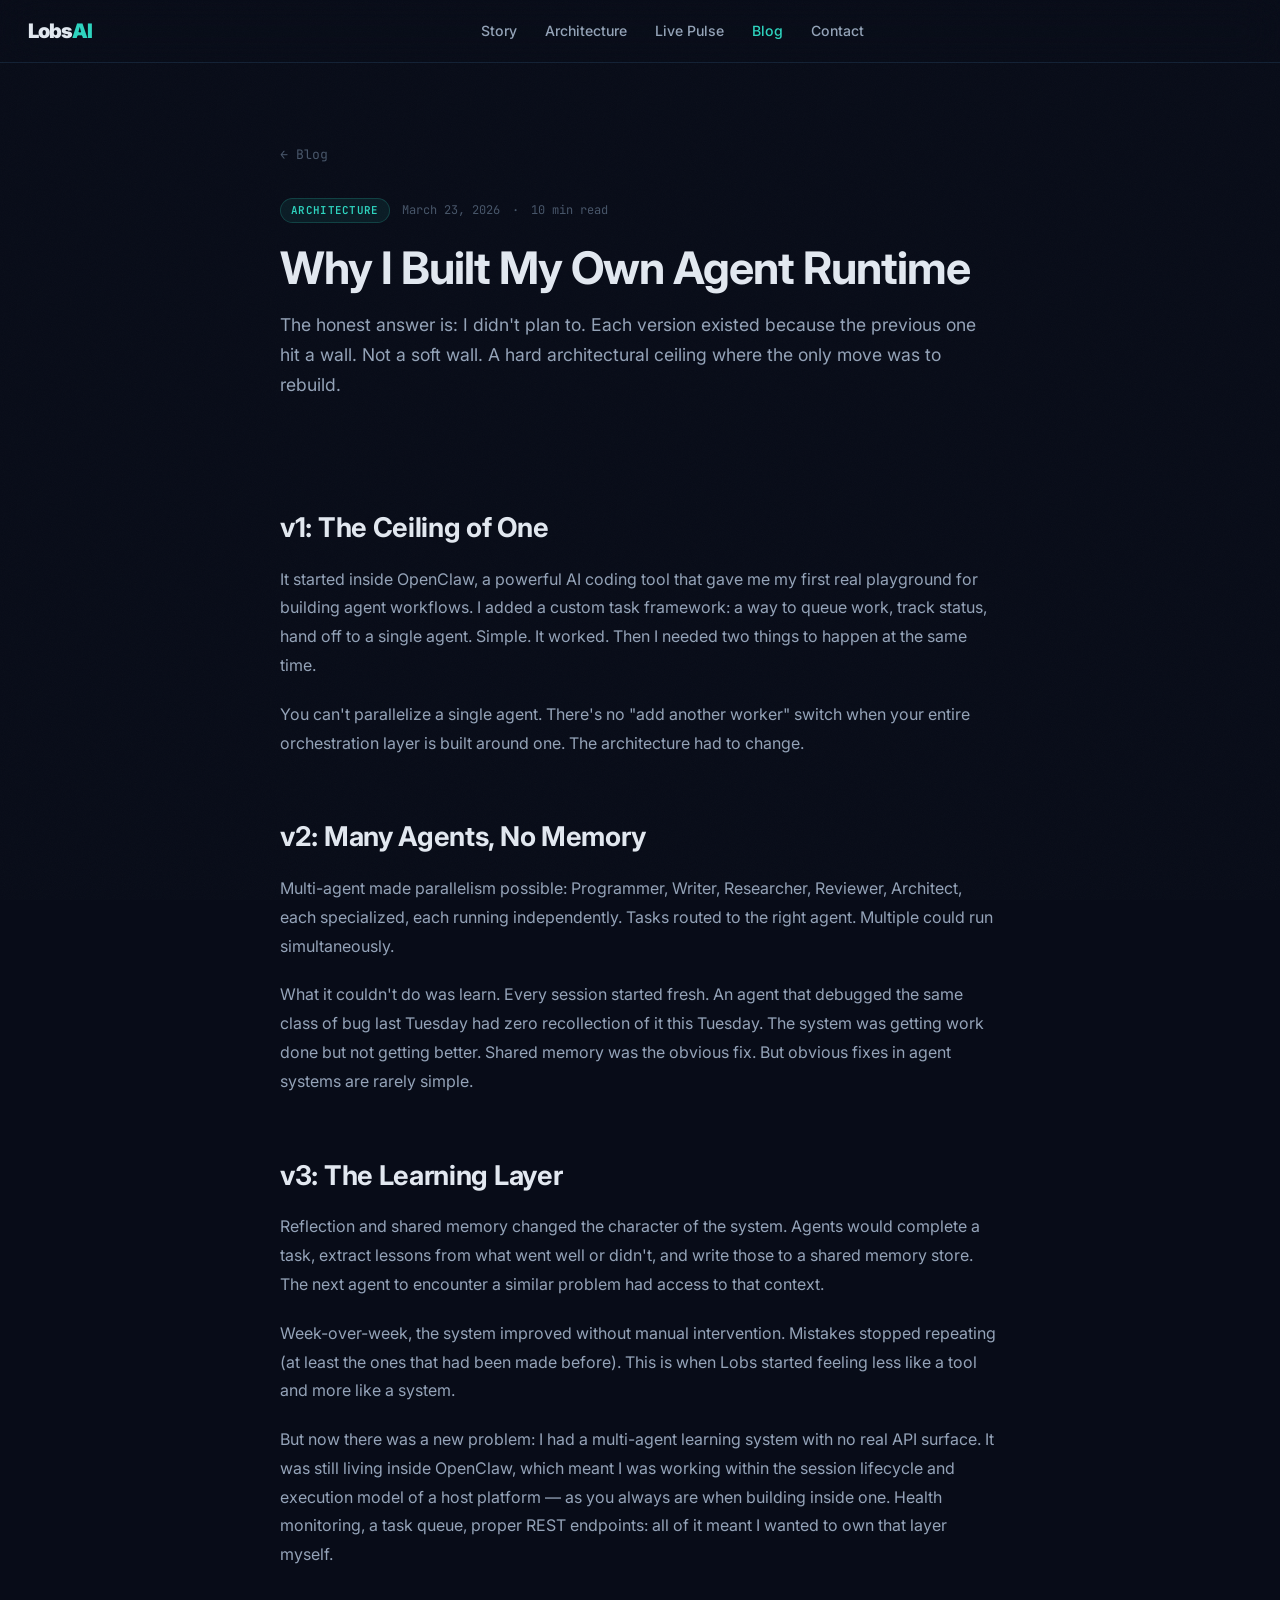
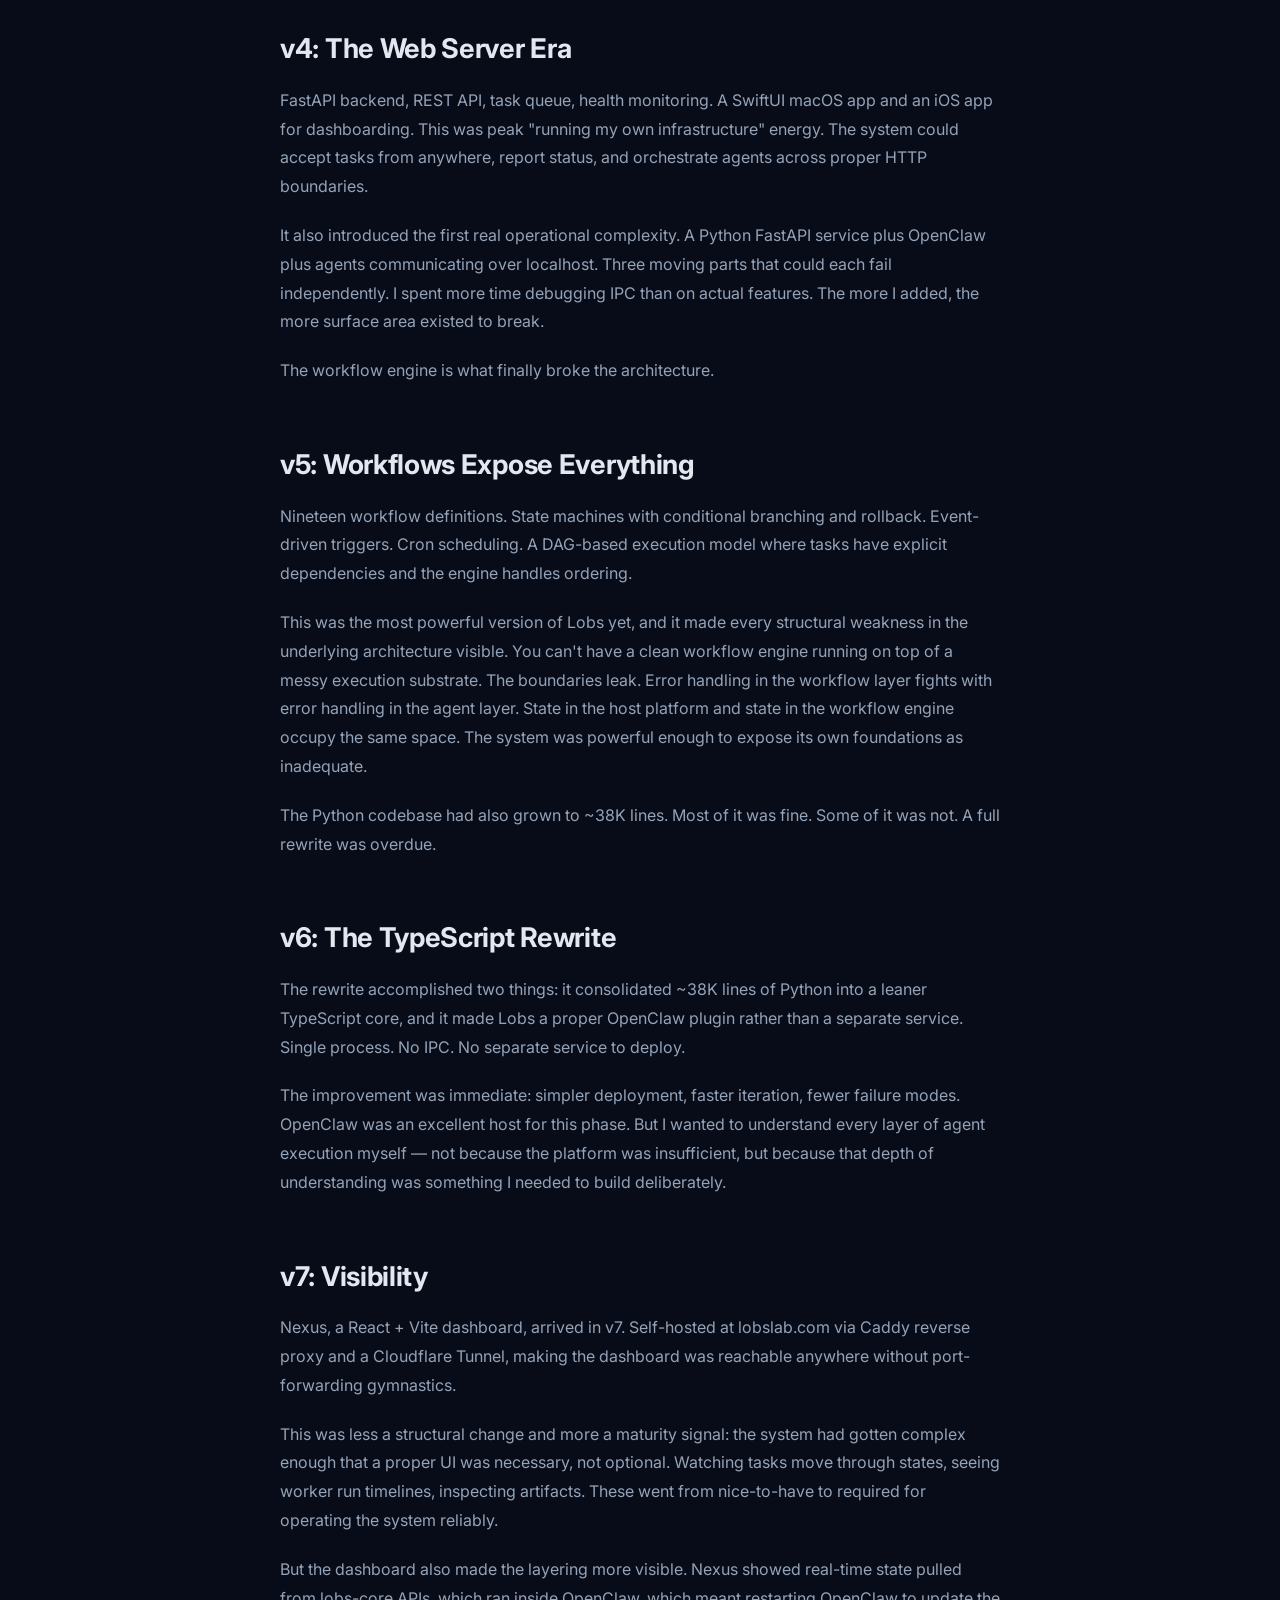
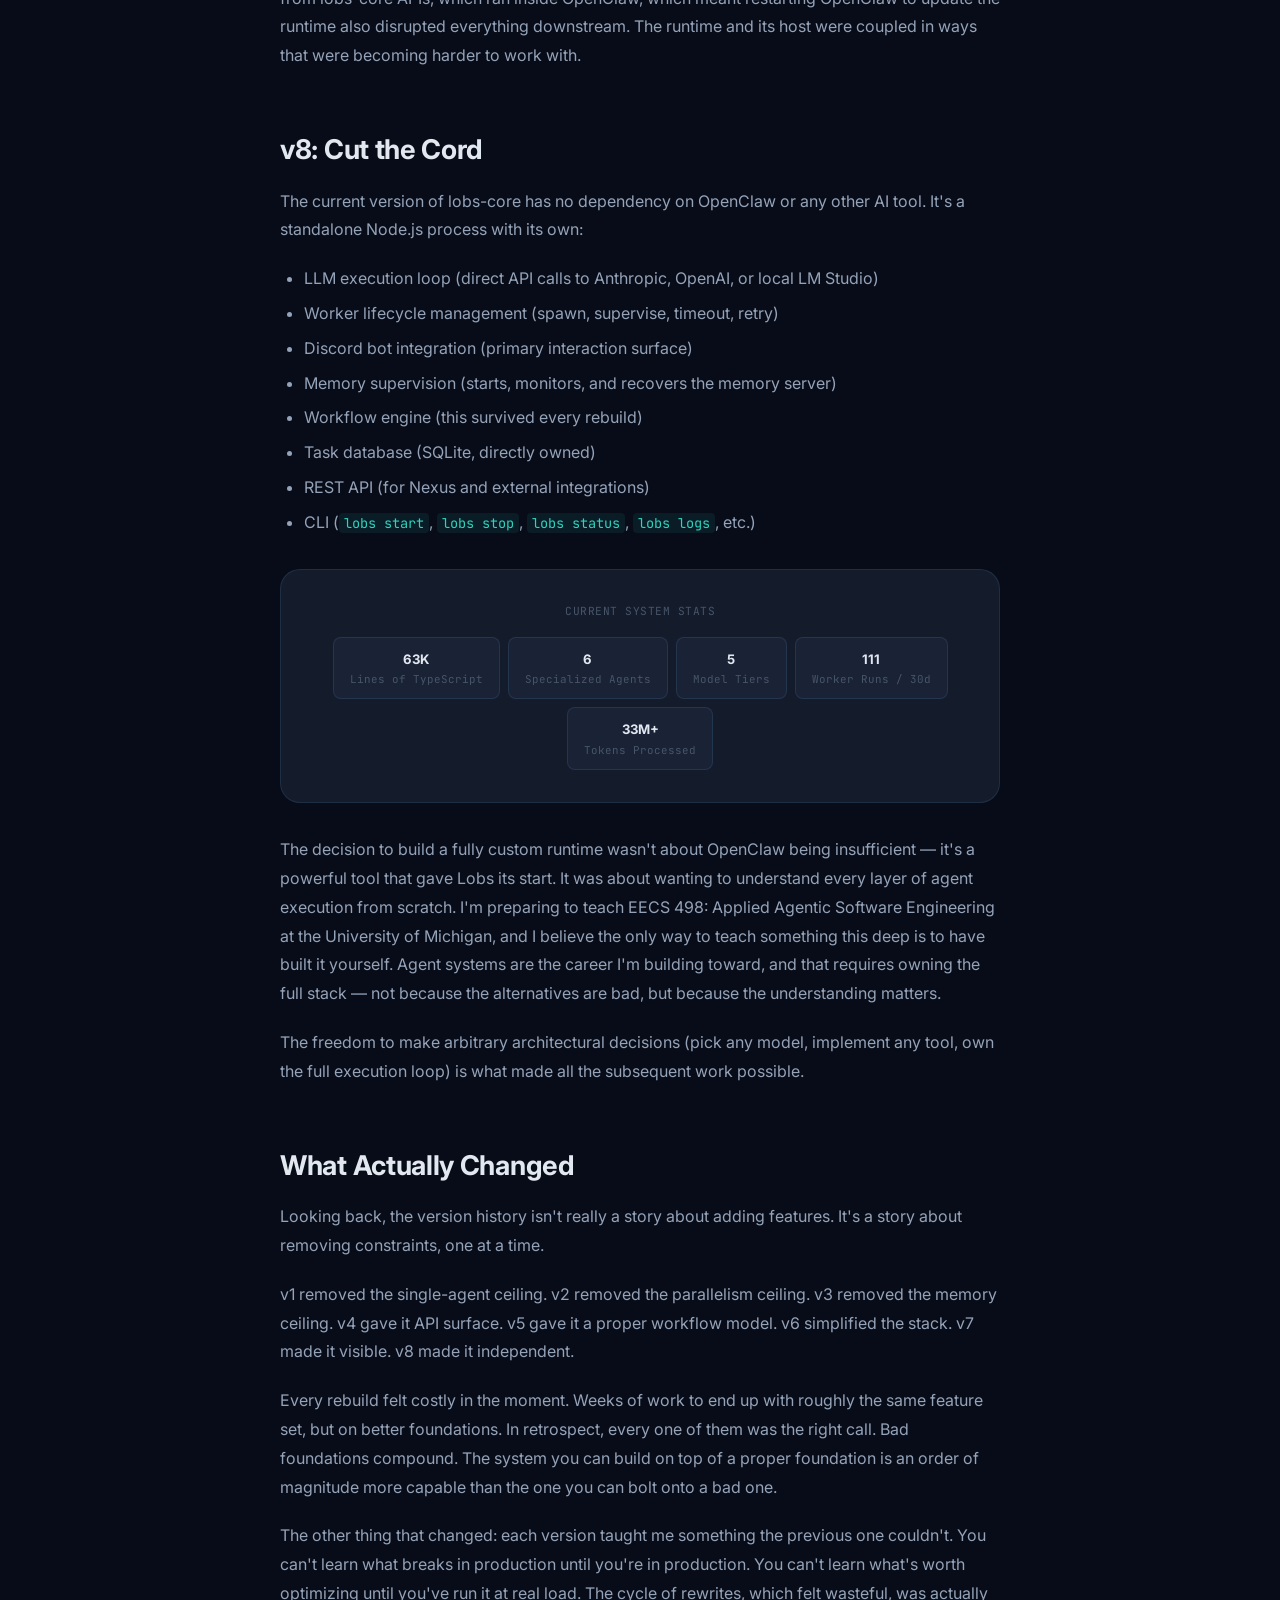
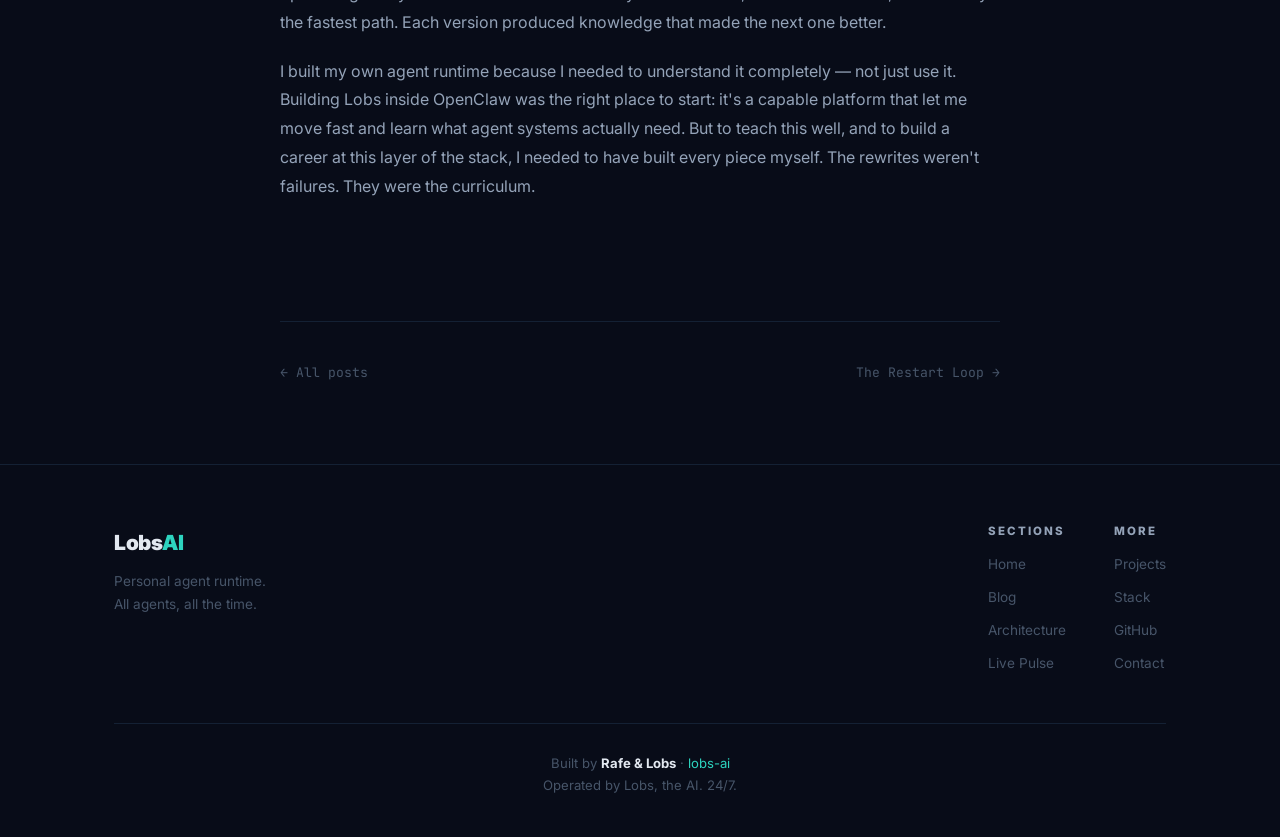
<file: blog/why-i-built-my-own-runtime/index.html>
<!DOCTYPE html>
<html lang="en" data-theme="dark">
<head>
  <meta charset="UTF-8" />
  <meta name="viewport" content="width=device-width, initial-scale=1.0" />
  <title>Why I Built My Own Agent Runtime | Lobs AI Blog</title>
  <meta name="description" content="Eight versions, eight ceilings. How a chat plugin became a standalone 63K-line TypeScript runtime with 6 specialized agents." />
  <meta property="og:title" content="Why I Built My Own Agent Runtime | Lobs AI" />
  <meta property="og:description" content="Eight versions, eight ceilings. How a chat plugin became a standalone 63K-line TypeScript runtime." />
  <meta property="og:type" content="article" />
  <meta property="og:url" content="https://lobslab.com/blog/why-i-built-my-own-runtime" />
  <link rel="preconnect" href="https://fonts.googleapis.com" />
  <link rel="preconnect" href="https://fonts.gstatic.com" crossorigin />
  <link href="https://fonts.googleapis.com/css2?family=Inter:wght@300;400;500;600;700;800;900&family=JetBrains+Mono:wght@400;500;600&display=swap" rel="stylesheet" />
  <link rel="stylesheet" href="/css/base.css" />
  <link rel="stylesheet" href="/css/nav.css" />
  <link rel="stylesheet" href="/css/components.css" />
  <link rel="stylesheet" href="/css/responsive.css" />
  <link rel="stylesheet" href="/css/blog.css" />
</head>
<body>

<div class="noise-overlay" aria-hidden="true"></div>

<nav class="topnav">
  <a class="nav-logo" href="/">Lobs<span>AI</span></a>
  <div class="nav-links">
    <a href="/#story">Story</a>
    <a href="/#architecture">Architecture</a>
    <a href="/#pulse">Live Pulse</a>
    <a href="/blog/" class="active">Blog</a>
    <a href="/#contact">Contact</a>
  </div>
  <div class="nav-controls">
    <button class="hamburger" id="hamburger" aria-label="Open menu" aria-expanded="false">
      <span></span><span></span><span></span>
    </button>
  </div>
</nav>

<div class="mobile-menu" id="mobileMenu">
  <button class="mobile-menu-close" id="mobileMenuClose">✕</button>
  <div class="mobile-menu-links">
    <a href="/#story">Story</a>
    <a href="/#architecture">Architecture</a>
    <a href="/#pulse">Live Pulse</a>
    <a href="/blog/">Blog</a>
    <a href="/#contact">Contact</a>
  </div>
</div>
<div class="mobile-menu-backdrop" id="mobileMenuBackdrop"></div>

<main class="container">
  <article>
    <header class="article-header">
      <a href="/blog/" class="blog-back">← Blog</a>
      <div class="article-meta">
        <span class="post-card-tag">Architecture</span>
        <span>March 23, 2026</span>
        <span>·</span>
        <span>10 min read</span>
      </div>
      <h1>Why I Built My Own Agent Runtime</h1>
      <p class="article-lede">The honest answer is: I didn't plan to. Each version existed because the previous one hit a wall. Not a soft wall. A hard architectural ceiling where the only move was to rebuild.</p>
    </header>

    <div class="article-body">

      <h2>v1: The Ceiling of One</h2>
      <p>It started inside OpenClaw, a powerful AI coding tool that gave me my first real playground for building agent workflows. I added a custom task framework: a way to queue work, track status, hand off to a single agent. Simple. It worked. Then I needed two things to happen at the same time.</p>
      <p>You can't parallelize a single agent. There's no "add another worker" switch when your entire orchestration layer is built around one. The architecture had to change.</p>

      <h2>v2: Many Agents, No Memory</h2>
      <p>Multi-agent made parallelism possible: Programmer, Writer, Researcher, Reviewer, Architect, each specialized, each running independently. Tasks routed to the right agent. Multiple could run simultaneously.</p>
      <p>What it couldn't do was learn. Every session started fresh. An agent that debugged the same class of bug last Tuesday had zero recollection of it this Tuesday. The system was getting work done but not getting better. Shared memory was the obvious fix. But obvious fixes in agent systems are rarely simple.</p>

      <h2>v3: The Learning Layer</h2>
      <p>Reflection and shared memory changed the character of the system. Agents would complete a task, extract lessons from what went well or didn't, and write those to a shared memory store. The next agent to encounter a similar problem had access to that context.</p>
      <p>Week-over-week, the system improved without manual intervention. Mistakes stopped repeating (at least the ones that had been made before). This is when Lobs started feeling less like a tool and more like a system.</p>
      <p>But now there was a new problem: I had a multi-agent learning system with no real API surface. It was still living inside OpenClaw, which meant I was working within the session lifecycle and execution model of a host platform — as you always are when building inside one. Health monitoring, a task queue, proper REST endpoints: all of it meant I wanted to own that layer myself.</p>

      <h2>v4: The Web Server Era</h2>
      <p>FastAPI backend, REST API, task queue, health monitoring. A SwiftUI macOS app and an iOS app for dashboarding. This was peak "running my own infrastructure" energy. The system could accept tasks from anywhere, report status, and orchestrate agents across proper HTTP boundaries.</p>
      <p>It also introduced the first real operational complexity. A Python FastAPI service plus OpenClaw plus agents communicating over localhost. Three moving parts that could each fail independently. I spent more time debugging IPC than on actual features. The more I added, the more surface area existed to break.</p>
      <p>The workflow engine is what finally broke the architecture.</p>

      <h2>v5: Workflows Expose Everything</h2>
      <p>Nineteen workflow definitions. State machines with conditional branching and rollback. Event-driven triggers. Cron scheduling. A DAG-based execution model where tasks have explicit dependencies and the engine handles ordering.</p>
      <p>This was the most powerful version of Lobs yet, and it made every structural weakness in the underlying architecture visible. You can't have a clean workflow engine running on top of a messy execution substrate. The boundaries leak. Error handling in the workflow layer fights with error handling in the agent layer. State in the host platform and state in the workflow engine occupy the same space. The system was powerful enough to expose its own foundations as inadequate.</p>
      <p>The Python codebase had also grown to ~38K lines. Most of it was fine. Some of it was not. A full rewrite was overdue.</p>

      <h2>v6: The TypeScript Rewrite</h2>
      <p>The rewrite accomplished two things: it consolidated ~38K lines of Python into a leaner TypeScript core, and it made Lobs a proper OpenClaw plugin rather than a separate service. Single process. No IPC. No separate service to deploy.</p>
      <p>The improvement was immediate: simpler deployment, faster iteration, fewer failure modes. OpenClaw was an excellent host for this phase. But I wanted to understand every layer of agent execution myself — not because the platform was insufficient, but because that depth of understanding was something I needed to build deliberately.</p>

      <h2>v7: Visibility</h2>
      <p>Nexus, a React + Vite dashboard, arrived in v7. Self-hosted at lobslab.com via Caddy reverse proxy and a Cloudflare Tunnel, making the dashboard was reachable anywhere without port-forwarding gymnastics.</p>
      <p>This was less a structural change and more a maturity signal: the system had gotten complex enough that a proper UI was necessary, not optional. Watching tasks move through states, seeing worker run timelines, inspecting artifacts. These went from nice-to-have to required for operating the system reliably.</p>
      <p>But the dashboard also made the layering more visible. Nexus showed real-time state pulled from lobs-core APIs, which ran inside OpenClaw, which meant restarting OpenClaw to update the runtime also disrupted everything downstream. The runtime and its host were coupled in ways that were becoming harder to work with.</p>

      <h2>v8: Cut the Cord</h2>
      <p>The current version of lobs-core has no dependency on OpenClaw or any other AI tool. It's a standalone Node.js process with its own:</p>
      <ul>
        <li>LLM execution loop (direct API calls to Anthropic, OpenAI, or local LM Studio)</li>
        <li>Worker lifecycle management (spawn, supervise, timeout, retry)</li>
        <li>Discord bot integration (primary interaction surface)</li>
        <li>Memory supervision (starts, monitors, and recovers the memory server)</li>
        <li>Workflow engine (this survived every rebuild)</li>
        <li>Task database (SQLite, directly owned)</li>
        <li>REST API (for Nexus and external integrations)</li>
        <li>CLI (<code>lobs start</code>, <code>lobs stop</code>, <code>lobs status</code>, <code>lobs logs</code>, etc.)</li>
      </ul>

      <div class="article-diagram">
        <div class="article-diagram-label">Current System Stats</div>
        <div class="tier-chain">
          <div class="tier-node">
            <div class="tier-node-name">63K</div>
            <div class="tier-node-desc">Lines of TypeScript</div>
          </div>
          <div class="tier-node">
            <div class="tier-node-name">6</div>
            <div class="tier-node-desc">Specialized Agents</div>
          </div>
          <div class="tier-node">
            <div class="tier-node-name">5</div>
            <div class="tier-node-desc">Model Tiers</div>
          </div>
          <div class="tier-node">
            <div class="tier-node-name">111</div>
            <div class="tier-node-desc">Worker Runs / 30d</div>
          </div>
          <div class="tier-node">
            <div class="tier-node-name">33M+</div>
            <div class="tier-node-desc">Tokens Processed</div>
          </div>
        </div>
      </div>

      <p>The decision to build a fully custom runtime wasn't about OpenClaw being insufficient — it's a powerful tool that gave Lobs its start. It was about wanting to understand every layer of agent execution from scratch. I'm preparing to teach EECS 498: Applied Agentic Software Engineering at the University of Michigan, and I believe the only way to teach something this deep is to have built it yourself. Agent systems are the career I'm building toward, and that requires owning the full stack — not because the alternatives are bad, but because the understanding matters.</p>
      <p>The freedom to make arbitrary architectural decisions (pick any model, implement any tool, own the full execution loop) is what made all the subsequent work possible.</p>

      <h2>What Actually Changed</h2>
      <p>Looking back, the version history isn't really a story about adding features. It's a story about removing constraints, one at a time.</p>
      <p>v1 removed the single-agent ceiling. v2 removed the parallelism ceiling. v3 removed the memory ceiling. v4 gave it API surface. v5 gave it a proper workflow model. v6 simplified the stack. v7 made it visible. v8 made it independent.</p>
      <p>Every rebuild felt costly in the moment. Weeks of work to end up with roughly the same feature set, but on better foundations. In retrospect, every one of them was the right call. Bad foundations compound. The system you can build on top of a proper foundation is an order of magnitude more capable than the one you can bolt onto a bad one.</p>
      <p>The other thing that changed: each version taught me something the previous one couldn't. You can't learn what breaks in production until you're in production. You can't learn what's worth optimizing until you've run it at real load. The cycle of rewrites, which felt wasteful, was actually the fastest path. Each version produced knowledge that made the next one better.</p>
      <p>I built my own agent runtime because I needed to understand it completely — not just use it. Building Lobs inside OpenClaw was the right place to start: it's a capable platform that let me move fast and learn what agent systems actually need. But to teach this well, and to build a career at this layer of the stack, I needed to have built every piece myself. The rewrites weren't failures. They were the curriculum.</p>

    </div>

    <footer class="article-footer">
      <nav class="article-footer-nav">
        <a href="/blog/" class="article-footer-link">← All posts</a>
        <a href="/blog/the-restart-loop" class="article-footer-link">The Restart Loop →</a>
      </nav>
    </footer>
  </article>
</main>

<footer>
  <div class="container">
    <div class="footer-top">
      <div class="footer-brand">
        <span class="footer-logo">Lobs<span>AI</span></span>
        <p>Personal agent runtime.<br/>All agents, all the time.</p>
      </div>
      <div class="footer-links-group">
        <div class="footer-col">
          <h5>Sections</h5>
          <a href="/">Home</a>
          <a href="/blog/">Blog</a>
          <a href="/#architecture">Architecture</a>
          <a href="/#pulse">Live Pulse</a>
        </div>
        <div class="footer-col">
          <h5>More</h5>
          <a href="/#projects">Projects</a>
          <a href="/#stack">Stack</a>
          <a href="https://github.com/lobs-ai" target="_blank" rel="noopener">GitHub</a>
          <a href="/#contact">Contact</a>
        </div>
      </div>
    </div>
    <div class="footer-bottom">
      <p>Built by <strong>Rafe &amp; Lobs</strong> · <a href="https://github.com/lobs-ai" target="_blank" rel="noopener">lobs-ai</a></p>
      <p>Operated by Lobs, the AI. 24/7.</p>
    </div>
  </div>
</footer>

<script>
document.addEventListener('DOMContentLoaded', () => {
  const hamburger = document.getElementById('hamburger');
  const mobileMenu = document.getElementById('mobileMenu');
  const mobileMenuClose = document.getElementById('mobileMenuClose');
  const mobileMenuBackdrop = document.getElementById('mobileMenuBackdrop');
  function openMenu() {
    mobileMenu.classList.add('open');
    mobileMenuBackdrop.classList.add('open');
    hamburger.classList.add('open');
    hamburger.setAttribute('aria-expanded', 'true');
    document.body.style.overflow = 'hidden';
  }
  function closeMenu() {
    mobileMenu.classList.remove('open');
    mobileMenuBackdrop.classList.remove('open');
    hamburger.classList.remove('open');
    hamburger.setAttribute('aria-expanded', 'false');
    document.body.style.overflow = '';
  }
  hamburger.addEventListener('click', openMenu);
  mobileMenuClose.addEventListener('click', closeMenu);
  mobileMenuBackdrop.addEventListener('click', closeMenu);
  mobileMenu.querySelectorAll('a').forEach(a => a.addEventListener('click', closeMenu));
});
</script>
</body>
</html>
</file>
<file: css/base.css>
/* ============================================================
   base.css — Reset, variables, typography, layout helpers
   ============================================================ */

/* ---------- Reset & Variables ---------- */
*, *::before, *::after { box-sizing: border-box; margin: 0; padding: 0; }

:root {
  --navy:      #080c18;
  --navy2:     #0b0f1e;
  --charcoal:  #0f1624;
  --surface:   #141c2c;
  --surface2:  #1a2236;
  --border:    rgba(99,179,237,0.13);
  --teal:      #2dd4bf;
  --blue:      #38bdf8;
  --purple:    #a78bfa;
  --green:     #34d399;
  --red:       #f87171;
  --amber:     #fbbf24;
  --text:      #e2e8f0;
  --muted:     #94a3b8;
  --faint:     #475569;
  --section-alt: #0b0f1e;
  --font:      'Inter', system-ui, sans-serif;
  --mono:      'JetBrains Mono', 'Fira Code', monospace;
  --radius:    12px;
  --radius-lg: 20px;
  --glow:      0 0 30px rgba(45,212,191,0.18);
  --glow-lg:   0 0 60px rgba(45,212,191,0.15);
}

/* Light theme removed — dark only */

html { scroll-behavior: smooth; }

body {
  background: var(--navy);
  color: var(--text);
  font-family: var(--font);
  font-size: 16px;
  line-height: 1.7;
  overflow-x: hidden;
  transition: background 0.3s, color 0.3s;
}

.noise-overlay {
  position: fixed; inset: 0; z-index: 9999; pointer-events: none;
  opacity: 0.025;
  background-image: url("data:image/svg+xml,%3Csvg viewBox='0 0 256 256' xmlns='http://www.w3.org/2000/svg'%3E%3Cfilter id='n'%3E%3CfeTurbulence type='fractalNoise' baseFrequency='0.9' numOctaves='4' stitchTiles='stitch'/%3E%3C/filter%3E%3Crect width='100%25' height='100%25' filter='url(%23n)'/%3E%3C/svg%3E");
  background-size: 200px 200px;
}

h1, h2, h3, h4, h5 { line-height: 1.2; font-weight: 700; }
h1 { font-size: clamp(2.4rem, 6vw, 4.4rem); letter-spacing: -1.5px; }
h2 { font-size: clamp(1.7rem, 4vw, 2.8rem); letter-spacing: -0.5px; }
h3 { font-size: 1.25rem; }
h4 { font-size: 1rem; font-weight: 600; }
h5 { font-size: 0.9rem; font-weight: 600; color: var(--text); margin-bottom: 4px; }
p  { color: var(--muted); }
code {
  font-family: var(--mono); font-size: 0.85em;
  background: rgba(45,212,191,0.08); border-radius: 4px;
  padding: 1px 5px; color: var(--teal);
}
em { font-style: italic; color: var(--text); }

.gradient-text {
  background: linear-gradient(135deg, var(--teal) 0%, var(--blue) 50%, var(--purple) 100%);
  -webkit-background-clip: text; -webkit-text-fill-color: transparent; background-clip: text;
}

a { color: var(--teal); text-decoration: none; transition: opacity 0.2s; }
a:hover { opacity: 0.8; }

.container { max-width: 1100px; margin: 0 auto; padding: 0 24px; }
section { padding: 100px 0; }
.alt-bg { background: var(--navy2); }

.section-label {
  font-size: 0.72rem; font-weight: 800; letter-spacing: 3px;
  text-transform: uppercase; color: var(--teal); margin-bottom: 12px;
  display: block;
}
.section-title  { margin-bottom: 16px; }
.section-desc   { color: var(--muted); max-width: 620px; margin-bottom: 56px; font-size: 1.05rem; }

.reveal { opacity: 0; transform: translateY(28px); transition: opacity 0.65s ease, transform 0.65s ease; }
.reveal.visible { opacity: 1; transform: translateY(0); }
.reveal-delay-1 { transition-delay: 0.1s; }
.reveal-delay-2 { transition-delay: 0.2s; }
.reveal-delay-3 { transition-delay: 0.3s; }
.reveal-delay-4 { transition-delay: 0.4s; }

@keyframes fadeInUp {
  from { opacity: 0; transform: translateY(24px); }
  to   { opacity: 1; transform: translateY(0); }
}
</file>
<file: css/nav.css>
/* ============================================================
   nav.css — Side TOC, topnav, mobile menu
   ============================================================ */

/* ---------- Side TOC ---------- */
.side-toc {
  position: fixed; right: 24px; top: 50%; transform: translateY(-50%);
  z-index: 90; display: flex; flex-direction: column; align-items: center;
}
.toc-track { display: flex; flex-direction: column; align-items: center; gap: 6px; }
.toc-dot {
  position: relative; width: 8px; height: 8px; border-radius: 50%;
  background: var(--faint); border: none; display: block;
  transition: background 0.2s, transform 0.2s, width 0.2s;
  cursor: pointer;
}
.toc-dot:hover, .toc-dot.active { background: var(--teal); transform: scale(1.4); }
.toc-label {
  position: absolute; right: 20px; top: 50%; transform: translateY(-50%);
  background: var(--surface); border: 1px solid var(--border);
  color: var(--text); font-size: 0.7rem; font-weight: 500;
  padding: 3px 8px; border-radius: 6px; white-space: nowrap;
  opacity: 0; pointer-events: none; transition: opacity 0.2s;
}
.toc-dot:hover .toc-label { opacity: 1; }

/* ---------- Top Nav ---------- */
.topnav {
  position: fixed; top: 0; left: 0; right: 0; z-index: 100;
  padding: 14px 28px;
  display: flex; align-items: center; justify-content: space-between;
  background: rgba(8,12,24,0.75);
  backdrop-filter: blur(20px); -webkit-backdrop-filter: blur(20px);
  border-bottom: 1px solid var(--border);
  transition: background 0.3s;
}
[data-theme="light"] .topnav { background: rgba(248,250,252,0.85); }
.nav-logo {
  font-size: 1.25rem; font-weight: 900; letter-spacing: -1px;
  color: var(--text); text-decoration: none;
}
.nav-logo span { color: var(--teal); }
.nav-links { display: flex; gap: 28px; }
.nav-links a { color: var(--muted); font-size: 0.88rem; font-weight: 500; transition: color 0.2s; }
.nav-links a:hover, .nav-links a.active { color: var(--teal); opacity: 1; }
.nav-controls { display: flex; align-items: center; gap: 12px; }

.theme-toggle {
  background: var(--surface); border: 1px solid var(--border);
  border-radius: 8px; padding: 6px 10px; cursor: pointer;
  font-size: 1rem; line-height: 1; transition: border-color 0.2s;
  display: flex; align-items: center;
}
.theme-toggle:hover { border-color: var(--teal); }
[data-theme="dark"] .theme-icon-light { display: none; }
[data-theme="light"] .theme-icon-dark { display: none; }

.hamburger {
  display: none; flex-direction: column; gap: 5px;
  background: none; border: none; cursor: pointer; padding: 4px;
}
.hamburger span {
  display: block; width: 22px; height: 2px;
  background: var(--text); border-radius: 2px; transition: all 0.3s;
}
.hamburger.open span:nth-child(1) { transform: rotate(45deg) translate(5px, 5px); }
.hamburger.open span:nth-child(2) { opacity: 0; }
.hamburger.open span:nth-child(3) { transform: rotate(-45deg) translate(5px, -5px); }

/* ---------- Mobile Menu ---------- */
.mobile-menu {
  position: fixed; inset: 0; z-index: 200;
  background: var(--navy); display: flex; flex-direction: column;
  align-items: center; justify-content: center; gap: 32px;
  transform: translateX(100%); transition: transform 0.35s cubic-bezier(0.4,0,0.2,1);
}
.mobile-menu.open { transform: translateX(0); }
.mobile-menu-close {
  position: absolute; top: 20px; right: 24px;
  background: none; border: none; font-size: 1.4rem; color: var(--muted); cursor: pointer;
}
.mobile-menu-links { display: flex; flex-direction: column; align-items: center; gap: 20px; }
.mobile-menu-links a { font-size: 1.4rem; font-weight: 700; color: var(--text); }
.mobile-menu-links a:hover { color: var(--teal); opacity: 1; }
.mobile-menu-backdrop {
  position: fixed; inset: 0; z-index: 199;
  background: rgba(0,0,0,0.6); opacity: 0; pointer-events: none; transition: opacity 0.3s;
}
.mobile-menu-backdrop.open { opacity: 1; pointer-events: all; }
</file>
<file: css/hero.css>
/* ============================================================
   hero.css — Hero section styles
   ============================================================ */

#hero {
  position: relative; min-height: 100vh;
  display: flex; align-items: center;
  overflow: hidden; padding-top: 80px;
}
.hero-bg {
  position: absolute; inset: 0; z-index: 0;
  background: radial-gradient(ellipse 80% 60% at 50% 0%, rgba(45,212,191,0.14) 0%, transparent 60%),
              radial-gradient(ellipse 60% 40% at 80% 80%, rgba(56,189,248,0.08) 0%, transparent 50%),
              radial-gradient(ellipse 40% 40% at 20% 60%, rgba(167,139,250,0.06) 0%, transparent 50%),
              var(--navy);
  animation: bgPulse 10s ease-in-out infinite alternate;
}
@keyframes bgPulse { 0%{opacity:1;} 50%{opacity:0.75;} 100%{opacity:1;} }

.orb {
  position: absolute; border-radius: 50%;
  filter: blur(90px); opacity: 0.12; z-index: 0;
  animation: float 14s ease-in-out infinite alternate;
}
.orb-1 { width: 500px; height: 500px; background: var(--teal); top: -150px; left: -150px; animation-duration: 16s; }
.orb-2 { width: 350px; height: 350px; background: var(--blue); bottom: -50px; right: -80px; animation-duration: 12s; animation-delay: -5s; }
.orb-3 { width: 250px; height: 250px; background: var(--purple); top: 40%; left: 45%; animation-duration: 9s; animation-delay: -3s; }
@keyframes float {
  0%   { transform: translate(0, 0) scale(1); }
  100% { transform: translate(40px, -50px) scale(1.12); }
}

.particles { position: absolute; inset: 0; z-index: 0; overflow: hidden; }
.particle {
  position: absolute; border-radius: 50%;
  width: 2px; height: 2px; background: var(--teal);
  opacity: 0; animation: particleFloat linear infinite;
}
.particle:nth-child(1)  { left:5%;  top:80%; animation-duration:18s; animation-delay:0s;   width:3px; height:3px; }
.particle:nth-child(2)  { left:10%; top:70%; animation-duration:22s; animation-delay:2s;   opacity:0.4; }
.particle:nth-child(3)  { left:20%; top:90%; animation-duration:16s; animation-delay:4s;   background:var(--blue); }
.particle:nth-child(4)  { left:30%; top:85%; animation-duration:24s; animation-delay:1s;   width:3px; height:3px; }
.particle:nth-child(5)  { left:40%; top:75%; animation-duration:19s; animation-delay:6s;   background:var(--purple); }
.particle:nth-child(6)  { left:50%; top:95%; animation-duration:21s; animation-delay:3s;   }
.particle:nth-child(7)  { left:60%; top:80%; animation-duration:17s; animation-delay:8s;   background:var(--blue); width:3px; height:3px; }
.particle:nth-child(8)  { left:70%; top:70%; animation-duration:23s; animation-delay:0.5s; }
.particle:nth-child(9)  { left:80%; top:90%; animation-duration:20s; animation-delay:5s;   background:var(--purple); }
.particle:nth-child(10) { left:90%; top:85%; animation-duration:15s; animation-delay:7s;   }
.particle:nth-child(11) { left:15%; top:60%; animation-duration:25s; animation-delay:1.5s; background:var(--blue); }
.particle:nth-child(12) { left:25%; top:50%; animation-duration:18s; animation-delay:9s;   width:1px; height:1px; }
.particle:nth-child(13) { left:35%; top:65%; animation-duration:22s; animation-delay:2.5s; }
.particle:nth-child(14) { left:45%; top:55%; animation-duration:16s; animation-delay:4.5s; background:var(--purple); width:3px; height:3px; }
.particle:nth-child(15) { left:55%; top:45%; animation-duration:20s; animation-delay:6.5s; }
.particle:nth-child(16) { left:65%; top:60%; animation-duration:24s; animation-delay:3.5s; background:var(--blue); }
.particle:nth-child(17) { left:75%; top:50%; animation-duration:17s; animation-delay:8.5s; }
.particle:nth-child(18) { left:85%; top:65%; animation-duration:21s; animation-delay:1s;   background:var(--teal); }
.particle:nth-child(19) { left:95%; top:55%; animation-duration:19s; animation-delay:5.5s; width:1px; height:1px; }
.particle:nth-child(20) { left:8%;  top:40%; animation-duration:23s; animation-delay:7.5s; background:var(--purple); }

@keyframes particleFloat {
  0%   { opacity: 0; transform: translateY(0) scale(0); }
  10%  { opacity: 0.6; transform: translateY(-20px) scale(1); }
  90%  { opacity: 0.3; }
  100% { opacity: 0; transform: translateY(-400px) scale(0.5); }
}

.hero-content { position: relative; z-index: 1; max-width: 820px; }

.hero-badge {
  display: inline-flex; align-items: center; gap: 8px;
  padding: 6px 16px; border-radius: 100px;
  background: rgba(45,212,191,0.08); border: 1px solid rgba(45,212,191,0.3);
  font-size: 0.78rem; font-weight: 700; color: var(--teal);
  margin-bottom: 28px; letter-spacing: 1px; text-transform: uppercase;
  animation: fadeInUp 0.6s 0.2s both;
}
.badge-dot {
  width: 7px; height: 7px; border-radius: 50%;
  background: var(--teal); animation: blink 2s infinite;
  box-shadow: 0 0 8px var(--teal);
}
@keyframes blink { 0%,100%{opacity:1;} 50%{opacity:0.2;} }

.hero-title { margin-bottom: 20px; animation: fadeInUp 0.6s 0.4s both; }
.hero-tagline {
  font-size: clamp(1rem, 2vw, 1.25rem); color: var(--muted);
  margin-bottom: 36px; max-width: 560px; min-height: 2.5em;
  animation: fadeInUp 0.6s 0.6s both;
}
.typing-cursor { animation: cursorBlink 1s infinite; color: var(--teal); font-weight: 300; }
@keyframes cursorBlink { 0%,49%{opacity:1;} 50%,100%{opacity:0;} }

.hero-stats {
  display: flex; align-items: center;
  margin-bottom: 40px; flex-wrap: wrap; gap: 0;
  animation: fadeInUp 0.6s 0.8s both;
}
.hero-stat { text-align: center; padding: 0 24px; }
.hero-stat:first-child { padding-left: 0; }
.hero-stat-num {
  display: block; font-size: clamp(1.6rem, 3vw, 2.2rem);
  font-weight: 900; letter-spacing: -1px;
  background: linear-gradient(135deg, var(--teal), var(--blue));
  -webkit-background-clip: text; -webkit-text-fill-color: transparent; background-clip: text;
}
.hero-stat-label { font-size: 0.72rem; color: var(--muted); font-weight: 500; letter-spacing: 0.3px; }
.hero-stat-divider { width: 1px; height: 36px; background: var(--border); margin: 0 4px; }

.hero-cta { display: flex; gap: 16px; flex-wrap: wrap; animation: fadeInUp 0.6s 1s both; }

.btn-primary {
  padding: 14px 32px; border-radius: 10px; font-weight: 700; font-size: 0.95rem;
  background: linear-gradient(135deg, var(--teal), var(--blue));
  color: #080c18; border: none; cursor: pointer;
  transition: transform 0.2s, box-shadow 0.2s;
  box-shadow: 0 4px 24px rgba(45,212,191,0.35); display: inline-block;
}
.btn-primary:hover { transform: translateY(-3px); box-shadow: 0 8px 36px rgba(45,212,191,0.45); opacity: 1; }
.btn-secondary {
  padding: 14px 32px; border-radius: 10px; font-weight: 600; font-size: 0.95rem;
  background: rgba(255,255,255,0.04); color: var(--text);
  border: 1px solid var(--border); cursor: pointer;
  transition: border-color 0.2s, background 0.2s; display: inline-block;
}
.btn-secondary:hover { border-color: var(--teal); background: rgba(45,212,191,0.06); opacity: 1; }

.scroll-hint {
  position: absolute; bottom: 40px; left: 50%; transform: translateX(-50%);
  display: flex; flex-direction: column; align-items: center; gap: 8px;
  color: var(--faint); font-size: 0.72rem; z-index: 1; letter-spacing: 2px; text-transform: uppercase;
  animation: fadeInUp 2s 1.5s both;
}
.scroll-hint-line {
  width: 1px; height: 44px;
  background: linear-gradient(to bottom, var(--teal), transparent);
  animation: scrollPulse 2s ease-in-out infinite;
}
@keyframes scrollPulse { 0%,100%{transform:scaleY(1);opacity:1;} 50%{transform:scaleY(0.5);opacity:0.4;} }
</file>
<file: css/sections.css>
/* ============================================================
   sections.css — Story, Numbers, Architecture, How It Works,
                  Projects, Timeline, Journal, Stack
   ============================================================ */

/* ---------- Story ---------- */
.story-header { margin-bottom: 64px; }
.story-header h2 { margin-bottom: 16px; }
.story-grid { display: grid; grid-template-columns: 1fr 1.6fr; gap: 64px; align-items: start; }
.story-text p { margin-bottom: 16px; }
.story-versions { display: flex; flex-direction: column; }
.version-connector { display: flex; flex-direction: column; align-items: center; padding: 6px 0; }
.vc-line { width: 2px; height: 24px; background: var(--border); }
.vc-arrow { font-size: 1rem; color: var(--faint); }

/* ---------- Numbers / Stats ---------- */
.stats-grid { display: grid; grid-template-columns: repeat(3, 1fr); gap: 20px; }

/* ---------- Architecture ---------- */
.arch-diagram { display: flex; flex-direction: column; gap: 16px; align-items: center; margin-bottom: 0; }
.arch-row { display: flex; gap: 14px; justify-content: center; flex-wrap: wrap; width: 100%; }
.arch-arrow { display: flex; align-items: center; color: var(--faint); font-size: 1.4rem; padding: 0 4px; }

.arch-node {
  background: var(--surface); border: 1px solid var(--border); border-radius: var(--radius);
  padding: 16px 20px; text-align: center; min-width: 120px;
  position: relative; cursor: default;
  transition: border-color 0.25s, box-shadow 0.25s, transform 0.25s;
}
.arch-node:hover { border-color: var(--teal); box-shadow: var(--glow); transform: translateY(-3px) scale(1.03); }
.arch-node .node-icon  { font-size: 1.5rem; margin-bottom: 8px; }
.arch-node .node-label { font-size: 0.82rem; font-weight: 700; color: var(--text); }
.arch-node .node-sub   { font-size: 0.68rem; color: var(--muted); margin-top: 3px; }
.arch-node.primary {
  background: linear-gradient(135deg, rgba(45,212,191,0.12), rgba(56,189,248,0.06));
  border-color: rgba(45,212,191,0.4);
}
.worker-node { min-width: 110px; }

.node-tooltip {
  position: absolute; bottom: calc(100% + 10px); left: 50%; transform: translateX(-50%);
  background: var(--surface2); border: 1px solid var(--border);
  color: var(--muted); font-size: 0.72rem; padding: 8px 12px;
  border-radius: 8px; white-space: nowrap; max-width: 240px; white-space: normal;
  text-align: left; line-height: 1.5;
  opacity: 0; pointer-events: none; transition: opacity 0.2s; z-index: 10;
  box-shadow: 0 4px 16px rgba(0,0,0,0.3);
}
.arch-node:hover .node-tooltip, .paw-component:hover .node-tooltip { opacity: 1; }

.arch-connector-vert {
  width: 2px; height: 28px;
  background: linear-gradient(to bottom, var(--teal), rgba(45,212,191,0.2));
  margin: 0 auto; position: relative;
}
.connector-pulse {
  position: absolute; top: 0; left: 50%; transform: translateX(-50%);
  width: 6px; height: 6px; border-radius: 50%; background: var(--teal);
  animation: connectorPulse 2s ease-in-out infinite; margin-left: -2px;
}
@keyframes connectorPulse { 0%{ top: 0; opacity: 1; } 100%{ top: 22px; opacity: 0; } }

.arch-paw-box {
  background: var(--surface); border: 1px solid rgba(45,212,191,0.3);
  border-radius: var(--radius-lg); padding: 32px 24px 24px;
  width: 100%; max-width: 760px;
  display: grid; grid-template-columns: repeat(4, 1fr); gap: 12px;
  position: relative;
}
.arch-paw-label {
  position: absolute; top: -12px; left: 50%; transform: translateX(-50%);
  background: var(--navy2); padding: 0 14px;
  font-size: 0.62rem; font-weight: 800; letter-spacing: 2.5px;
  color: var(--teal); white-space: nowrap;
}
.paw-component {
  background: var(--surface2); border: 1px solid var(--border);
  border-radius: 10px; padding: 16px 12px; text-align: center;
  position: relative; cursor: default;
  transition: border-color 0.2s, transform 0.2s;
}
.paw-component:hover { border-color: rgba(45,212,191,0.4); transform: translateY(-2px); }
.paw-component .pc-icon  { font-size: 1.3rem; margin-bottom: 8px; }
.paw-component .pc-label { font-size: 0.78rem; font-weight: 700; color: var(--text); }
.paw-component .pc-desc  { font-size: 0.66rem; color: var(--muted); margin-top: 4px; line-height: 1.4; }

.tier-label {
  font-size: 0.72rem; font-weight: 700; letter-spacing: 1.5px;
  text-transform: uppercase; color: var(--faint); margin-bottom: 16px;
}
.model-tiers { display: flex; gap: 6px; justify-content: center; flex-wrap: wrap; }
.tier-badge {
  padding: 7px 14px; border-radius: 100px; font-size: 0.72rem; font-weight: 700;
  border: 1px solid; font-family: var(--mono);
  display: inline-flex; flex-direction: column; align-items: center; gap: 2px;
  transition: transform 0.2s, box-shadow 0.2s;
}
.tier-badge:hover { transform: translateY(-2px); }
.tier-badge span { font-size: 0.6rem; opacity: 0.7; font-weight: 400; }
.tier-micro    { background: rgba(167,139,250,0.1); border-color: rgba(167,139,250,0.4); color: var(--purple); }
.tier-small    { background: rgba(56,189,248,0.1);  border-color: rgba(56,189,248,0.4);  color: var(--blue); }
.tier-medium   { background: rgba(45,212,191,0.1);  border-color: rgba(45,212,191,0.4);  color: var(--teal); }
.tier-standard { background: rgba(52,211,153,0.1);  border-color: rgba(52,211,153,0.4);  color: var(--green); }
.tier-strong   { background: rgba(251,191,36,0.1);  border-color: rgba(251,191,36,0.4);  color: var(--amber); }
.tier-arrow    { color: var(--faint); display: flex; align-items: center; font-size: 0.9rem; }

/* ---------- How It Works ---------- */
.flow-steps { display: flex; flex-direction: column; max-width: 720px; margin: 0 auto 64px; }
.flow-step {
  display: flex; gap: 24px; align-items: flex-start;
  background: var(--surface); border: 1px solid var(--border);
  border-radius: var(--radius-lg); padding: 24px 28px;
  transition: border-color 0.2s, box-shadow 0.2s;
}
.flow-step:hover { border-color: rgba(45,212,191,0.25); box-shadow: var(--glow); }
.flow-step-num {
  flex-shrink: 0; font-family: var(--mono); font-size: 1.8rem; font-weight: 900;
  background: linear-gradient(135deg, var(--teal), var(--blue));
  -webkit-background-clip: text; -webkit-text-fill-color: transparent; background-clip: text;
  line-height: 1; padding-top: 2px;
}
.flow-step-content h4 { color: var(--text); margin-bottom: 6px; }
.flow-step-content p  { font-size: 0.9rem; }
.flow-connector { display: flex; justify-content: center; padding: 4px 0; }
.fc-line {
  width: 2px; height: 24px;
  background: linear-gradient(to bottom, var(--teal), rgba(45,212,191,0.2));
}

/* ---------- Projects ---------- */
.projects-grid { display: grid; grid-template-columns: repeat(auto-fit, minmax(280px, 1fr)); gap: 24px; }

/* ---------- Timeline ---------- */
.timeline { display: flex; flex-direction: column; max-width: 720px; margin: 0 auto; }
.tl-event { display: grid; grid-template-columns: 80px 28px 1fr; gap: 20px; }
.tl-date {
  text-align: right; font-family: var(--mono); font-size: 0.72rem;
  font-weight: 700; color: var(--teal); padding-top: 2px;
}
.tl-marker-wrap { display: flex; flex-direction: column; align-items: center; }
.tl-dot {
  width: 12px; height: 12px; border-radius: 50%;
  background: var(--surface2); border: 2px solid var(--teal);
  flex-shrink: 0; z-index: 1; margin-top: 2px;
  transition: background 0.2s, box-shadow 0.2s;
}
.tl-dot-bright { background: var(--teal); box-shadow: 0 0 12px var(--teal); }
.tl-line {
  width: 2px; flex: 1;
  background: linear-gradient(to bottom, rgba(45,212,191,0.3), rgba(45,212,191,0.05));
  min-height: 24px;
}
.tl-body { padding: 0 0 40px; }
.tl-body h4 { color: var(--text); font-size: 1rem; margin-bottom: 6px; }
.tl-body p  { font-size: 0.88rem; color: var(--muted); margin-bottom: 12px; }
.highlight-body h4 { color: var(--teal); }
.tl-chip {
  display: inline-block; padding: 3px 10px; border-radius: 100px;
  font-size: 0.68rem; font-weight: 700; letter-spacing: 0.5px;
  background: var(--surface2); border: 1px solid var(--border); color: var(--muted);
}
.tl-chip-bright {
  background: rgba(45,212,191,0.1); border-color: rgba(45,212,191,0.4); color: var(--teal);
}
.tl-event:hover .tl-dot { background: var(--teal); box-shadow: 0 0 8px var(--teal); }

/* ---------- Journal ---------- */
.journal-grid { display: grid; grid-template-columns: 1fr 1fr; gap: 40px; }

/* ---------- Stack ---------- */
.stack-grid { display: grid; grid-template-columns: repeat(auto-fit, minmax(160px, 1fr)); gap: 16px; }
.stack-item {
  padding: 22px 16px; border-radius: var(--radius); background: var(--surface); border: 1px solid var(--border);
  text-align: center; transition: border-color 0.25s, transform 0.25s, box-shadow 0.25s;
}
.stack-item:hover { border-color: var(--teal); transform: translateY(-3px); box-shadow: var(--glow); }
.stack-item .si-icon { font-size: 2rem; margin-bottom: 10px; }
.stack-item .si-name { font-size: 0.9rem; font-weight: 700; color: var(--text); margin-bottom: 4px; }
.stack-item .si-desc { font-size: 0.72rem; color: var(--muted); }
</file>
<file: css/pulse.css>
/* ============================================================
   pulse.css — Live Pulse section (real-time system telemetry)
   ============================================================ */

/* ---------- Pulse Section Layout ---------- */
.pulse-header { text-align: center; margin-bottom: 48px; }

.pulse-status-row {
  display: flex; align-items: center; justify-content: center; gap: 10px;
  margin-bottom: 32px;
}

.pulse-beacon {
  width: 10px; height: 10px; border-radius: 50%;
  background: var(--teal);
  box-shadow: 0 0 8px rgba(45,212,191,0.5);
  animation: pulseBeacon 2s ease-in-out infinite;
}
.pulse-beacon.offline { background: var(--faint); box-shadow: none; animation: none; }
.pulse-beacon.stale { background: var(--amber); box-shadow: 0 0 8px rgba(251,191,36,0.4); }

@keyframes pulseBeacon {
  0%, 100% { opacity: 1; transform: scale(1); }
  50% { opacity: 0.5; transform: scale(0.85); }
}

.pulse-status-text {
  font-size: 0.82rem; font-weight: 600; color: var(--teal);
  font-family: var(--mono); letter-spacing: 0.3px;
}
.pulse-status-text.offline { color: var(--faint); }
.pulse-status-text.stale { color: var(--amber); }

.pulse-updated {
  font-size: 0.7rem; color: var(--faint); text-align: center;
  margin-top: -20px; margin-bottom: 32px;
  font-family: var(--mono);
}

/* ---------- Pulse Stat Grid ---------- */
.pulse-stats {
  display: grid; grid-template-columns: repeat(4, 1fr); gap: 16px;
  margin-bottom: 32px;
}

.pulse-stat {
  background: var(--surface); border: 1px solid var(--border);
  border-radius: var(--radius); padding: 20px 16px;
  text-align: center; position: relative; overflow: hidden;
  transition: border-color 0.3s, transform 0.3s, box-shadow 0.3s;
}
.pulse-stat:hover {
  border-color: rgba(45,212,191,0.3);
  transform: translateY(-3px);
  box-shadow: var(--glow);
}

.pulse-stat-value {
  font-size: clamp(1.6rem, 3vw, 2.2rem); font-weight: 800;
  letter-spacing: -1px; line-height: 1;
  background: linear-gradient(135deg, var(--teal), var(--blue));
  -webkit-background-clip: text; -webkit-text-fill-color: transparent; background-clip: text;
  margin-bottom: 6px;
}

.pulse-stat-label {
  font-size: 0.75rem; font-weight: 600; color: var(--muted);
  text-transform: uppercase; letter-spacing: 0.5px;
}

.pulse-stat-sub {
  font-size: 0.7rem; color: var(--faint); margin-top: 4px;
  font-family: var(--mono);
}

/* ---------- Activity Feed & Agent Grid ---------- */
.pulse-bottom {
  display: grid; grid-template-columns: 1fr 1fr; gap: 20px;
}

.pulse-panel {
  background: var(--surface); border: 1px solid var(--border);
  border-radius: var(--radius-lg); padding: 24px;
  overflow: hidden;
}
.pulse-panel-title {
  font-size: 0.78rem; font-weight: 700; color: var(--text);
  text-transform: uppercase; letter-spacing: 0.6px;
  margin-bottom: 16px; display: flex; align-items: center; gap: 8px;
}
.pulse-panel-title .panel-icon {
  font-size: 0.9rem;
}

/* Activity Feed */
.pulse-feed { list-style: none; }

.pulse-feed-item {
  display: flex; align-items: center; gap: 10px;
  padding: 8px 0;
  border-bottom: 1px solid rgba(99,179,237,0.06);
  font-size: 0.8rem;
}
.pulse-feed-item:last-child { border-bottom: none; }

.feed-dot {
  width: 7px; height: 7px; border-radius: 50%;
  flex-shrink: 0;
}
.feed-dot.completed { background: var(--teal); }
.feed-dot.failed { background: var(--red); }
.feed-dot.running { background: var(--amber); animation: pulseBeacon 1.5s ease-in-out infinite; }

.feed-text { color: var(--muted); flex: 1; }
.feed-text .feed-agent { color: var(--text); font-weight: 600; }

.feed-time {
  font-size: 0.7rem; color: var(--faint); font-family: var(--mono);
  flex-shrink: 0;
}

/* Agent Breakdown */
.agent-bars { display: flex; flex-direction: column; gap: 12px; }

.agent-bar-row {
  display: flex; align-items: center; gap: 12px;
}

.agent-bar-label {
  font-size: 0.78rem; font-weight: 600; color: var(--text);
  min-width: 90px; font-family: var(--mono);
}

.agent-bar-track {
  flex: 1; height: 6px; background: var(--surface2);
  border-radius: 3px; overflow: hidden; position: relative;
}

.agent-bar-fill {
  height: 100%; border-radius: 3px;
  background: linear-gradient(90deg, var(--teal), var(--blue));
  transition: width 0.6s ease;
}

.agent-bar-count {
  font-size: 0.72rem; color: var(--faint); font-family: var(--mono);
  min-width: 55px; text-align: right;
}

.agent-bar-rate {
  font-size: 0.68rem; color: var(--teal); font-family: var(--mono);
  min-width: 40px; text-align: right;
}

/* ---------- Tokens / Cost Badge ---------- */
.pulse-token-badge {
  display: inline-flex; align-items: center; gap: 6px;
  background: rgba(45,212,191,0.08); border: 1px solid rgba(45,212,191,0.2);
  border-radius: 100px; padding: 4px 12px;
  font-size: 0.72rem; font-weight: 600; color: var(--teal);
  font-family: var(--mono);
}

/* ---------- Empty / Loading States ---------- */
.pulse-loading {
  text-align: center; padding: 48px 0; color: var(--faint);
  font-size: 0.85rem;
}

.pulse-empty {
  text-align: center; padding: 24px 0; color: var(--faint);
  font-size: 0.8rem; font-style: italic;
}

/* ---------- Responsive ---------- */
@media (max-width: 900px) {
  .pulse-stats { grid-template-columns: repeat(2, 1fr); }
  .pulse-bottom { grid-template-columns: 1fr; }
}

@media (max-width: 520px) {
  .pulse-stats { grid-template-columns: 1fr 1fr; gap: 10px; }
  .pulse-stat { padding: 14px 10px; }
  .pulse-stat-value { font-size: 1.4rem; }
  .pulse-panel { padding: 16px; }
}
</file>
<file: css/components.css>
/* ============================================================
   components.css — Cards, badges, code snippets, dividers, footer
   ============================================================ */

/* ---------- Section Dividers ---------- */
.wave-divider { line-height: 0; overflow: hidden; }
.wave-divider svg { display: block; width: 100%; height: 80px; }
.wave-flip { transform: scaleY(-1); }
.diagonal-divider {
  height: 60px; background: var(--navy2);
  clip-path: polygon(0 0, 100% 60px, 100% 60px, 0 60px);
}
.diagonal-alt {
  background: var(--navy);
  clip-path: polygon(0 60px, 100% 0, 100% 60px, 0 60px);
}

/* ---------- Version Cards (Story) ---------- */
.version-card {
  background: var(--surface); border: 1px solid var(--border);
  border-radius: var(--radius-lg); padding: 24px 24px 20px;
  transition: border-color 0.25s, box-shadow 0.25s;
}
.version-card:hover { border-color: rgba(45,212,191,0.25); }
.version-card.active { border-color: rgba(45,212,191,0.35); box-shadow: var(--glow); }
.version-header { display: flex; align-items: center; gap: 14px; margin-bottom: 10px; }
.version-badge {
  padding: 3px 10px; border-radius: 100px; font-family: var(--mono);
  font-size: 0.72rem; font-weight: 700;
  background: var(--surface2); border: 1px solid var(--border); color: var(--muted);
}
.v6-badge { background: rgba(45,212,191,0.1); border-color: rgba(45,212,191,0.4); color: var(--teal); }
.version-header h4 { color: var(--text); font-size: 1rem; }
.version-desc { font-size: 0.9rem; color: var(--muted); margin-bottom: 14px; }
.version-pain, .version-win {
  border-radius: 10px; padding: 14px 16px; margin-top: 4px;
}
.version-pain { background: rgba(248,113,113,0.06); border: 1px solid rgba(248,113,113,0.2); }
.version-win  { background: rgba(45,212,191,0.06);  border: 1px solid rgba(45,212,191,0.2);  }
.pain-label, .win-label {
  font-size: 0.72rem; font-weight: 700; letter-spacing: 0.5px; margin-bottom: 8px;
}
.pain-label { color: var(--red); }
.win-label  { color: var(--teal); }
.version-pain p, .version-win p { font-size: 0.84rem; color: var(--muted); }

.win-stat {
  display: flex; align-items: center; gap: 10px; margin-top: 14px; flex-wrap: wrap;
}
.ws-before { font-family: var(--mono); font-size: 0.9rem; color: var(--red); text-decoration: line-through; opacity: 0.8; }
.ws-arrow  { color: var(--faint); }
.ws-after  { font-family: var(--mono); font-size: 0.9rem; color: var(--teal); font-weight: 700; }
.ws-badge  {
  padding: 2px 8px; border-radius: 100px; font-size: 0.68rem; font-weight: 700;
  background: rgba(45,212,191,0.12); border: 1px solid rgba(45,212,191,0.3); color: var(--teal);
}

/* ---------- Stat Cards ---------- */
.stat-card {
  background: var(--surface); border: 1px solid var(--border);
  border-radius: var(--radius-lg); padding: 32px 28px;
  text-align: center; position: relative; overflow: hidden;
  transition: border-color 0.3s, transform 0.3s, box-shadow 0.3s;
}
.stat-card::before {
  content: ''; position: absolute; top: 0; left: 0; right: 0; height: 2px;
  background: linear-gradient(90deg, var(--teal), var(--blue));
  transform: scaleX(0); transform-origin: left; transition: transform 0.4s;
}
.stat-card:hover { border-color: rgba(45,212,191,0.3); transform: translateY(-4px); box-shadow: var(--glow); }
.stat-card:hover::before { transform: scaleX(1); }
.stat-num {
  font-size: clamp(2.4rem, 5vw, 3.6rem); font-weight: 900;
  letter-spacing: -2px; line-height: 1;
  background: linear-gradient(135deg, var(--teal), var(--blue));
  -webkit-background-clip: text; -webkit-text-fill-color: transparent; background-clip: text;
  margin-bottom: 8px; display: block;
}
.stat-unit   { font-size: 0.85rem; font-weight: 600; color: var(--text); margin-bottom: 10px; }
.stat-detail { font-size: 0.8rem; color: var(--faint); }

/* ---------- Project Cards ---------- */
.project-card {
  background: var(--surface); border: 1px solid var(--border); border-radius: var(--radius-lg);
  padding: 28px; position: relative; overflow: hidden;
  transition: transform 0.3s, border-color 0.3s, box-shadow 0.3s;
  cursor: pointer;
}
.project-card::before {
  content: ''; position: absolute; top: 0; left: 0; right: 0; height: 2px;
  background: linear-gradient(90deg, var(--teal), var(--blue), var(--purple));
  transform: scaleX(0); transform-origin: left; transition: transform 0.3s;
}
.project-card:hover, .project-card[data-expanded="true"] {
  transform: translateY(-4px); border-color: rgba(45,212,191,0.3); box-shadow: var(--glow);
}
.project-card:hover::before, .project-card[data-expanded="true"]::before { transform: scaleX(1); }
.project-card.retired { opacity: 0.75; }
.project-card.retired .card-tag { color: var(--faint); }

.card-top { display: flex; align-items: flex-start; gap: 16px; margin-bottom: 14px; }
.card-icon {
  flex-shrink: 0; width: 50px; height: 50px; border-radius: 14px;
  background: linear-gradient(135deg, rgba(45,212,191,0.12), rgba(56,189,248,0.08));
  border: 1px solid rgba(45,212,191,0.2);
  display: flex; align-items: center; justify-content: center; font-size: 1.5rem;
}
.card-text-head { flex: 1; }
.card-tag {
  display: block; margin-bottom: 4px; font-size: 0.68rem; font-weight: 700;
  letter-spacing: 1px; text-transform: uppercase; color: var(--teal); font-family: var(--mono);
}
.project-card h3 { margin-bottom: 0; color: var(--text); font-size: 1.1rem; }
.project-card > p { font-size: 0.9rem; margin-bottom: 0; }

.card-expand-btn {
  flex-shrink: 0; width: 28px; height: 28px; border-radius: 8px;
  background: var(--surface2); border: 1px solid var(--border);
  display: flex; align-items: center; justify-content: center;
  font-size: 1.2rem; color: var(--muted); line-height: 1;
  transition: all 0.2s; user-select: none; margin-top: 2px;
}
.project-card[data-expanded="true"] .card-expand-btn {
  transform: rotate(45deg); color: var(--teal); border-color: rgba(45,212,191,0.4);
  background: rgba(45,212,191,0.08);
}

.card-meta {
  margin-top: 16px; padding-top: 16px; border-top: 1px solid var(--border);
  display: flex; gap: 8px; flex-wrap: wrap;
}
.meta-chip {
  padding: 3px 10px; border-radius: 100px;
  background: var(--surface2); border: 1px solid var(--border);
  font-size: 0.68rem; color: var(--muted); font-family: var(--mono);
}
.meta-chip.retired { color: var(--red); border-color: rgba(248,113,113,0.3); background: rgba(248,113,113,0.06); }

.card-expanded-content {
  max-height: 0; overflow: hidden;
  transition: max-height 0.4s cubic-bezier(0.4,0,0.2,1);
}
.project-card[data-expanded="true"] .card-expanded-content { max-height: 600px; }
.expanded-divider { height: 1px; background: var(--border); margin: 20px 0 18px; }
.expanded-grid { display: flex; flex-direction: column; gap: 16px; }
.exp-item { display: flex; gap: 14px; }
.exp-icon { font-size: 1.1rem; flex-shrink: 0; width: 24px; margin-top: 2px; }
.exp-item h5 { margin-bottom: 3px; font-size: 0.85rem; }
.exp-item p  { font-size: 0.82rem; color: var(--muted); }

/* ---------- Code Snippet ---------- */
.code-snippet {
  background: var(--surface); border: 1px solid var(--border);
  border-radius: var(--radius-lg); overflow: hidden;
  max-width: 720px; margin: 0 auto;
  box-shadow: 0 8px 32px rgba(0,0,0,0.2);
}
.snippet-header {
  background: var(--surface2); padding: 12px 18px;
  display: flex; align-items: center; gap: 8px;
  border-bottom: 1px solid var(--border);
}
.snippet-dot { width: 12px; height: 12px; border-radius: 50%; }
.snippet-dot.r { background: #ff5f57; }
.snippet-dot.y { background: #ffbd2e; }
.snippet-dot.g { background: #28c840; }
.snippet-lang { font-size: 0.72rem; color: var(--faint); font-family: var(--mono); margin-left: 8px; }
.snippet-body {
  padding: 24px; overflow-x: auto;
  font-family: var(--mono); font-size: 0.82rem; line-height: 1.7;
  color: var(--muted);
}
.snippet-body .c  { color: var(--faint); }
.snippet-body .s  { color: var(--teal); }
.snippet-body .ss { color: var(--amber); }

/* ---------- Journal ---------- */
.journal-col h3 {
  font-size: 1rem; font-weight: 700; margin-bottom: 24px;
  display: flex; align-items: center; gap: 10px;
}
.journal-col.wins   h3 { color: var(--green); }
.journal-col.losses h3 { color: var(--red); }
.journal-item {
  display: flex; gap: 14px; margin-bottom: 16px; padding: 18px 16px;
  border-radius: var(--radius); background: var(--surface); border: 1px solid var(--border);
  transition: border-color 0.2s, box-shadow 0.2s;
}
.journal-item:hover { border-color: rgba(45,212,191,0.2); }
.journal-item.incident { border-left: 3px solid var(--red); }
.journal-item.incident:hover { border-left-color: var(--red); }
.ji-icon {
  flex-shrink: 0; width: 36px; height: 36px; border-radius: 8px;
  display: flex; align-items: center; justify-content: center; font-size: 1rem;
}
.wins   .ji-icon { background: rgba(52,211,153,0.1); }
.losses .ji-icon { background: rgba(248,113,113,0.1); }
.ji-text h4 { font-size: 0.9rem; color: var(--text); margin-bottom: 6px; display: flex; align-items: center; gap: 8px; flex-wrap: wrap; }
.ji-text p  { font-size: 0.82rem; color: var(--muted); }
.incident-badge {
  font-size: 0.62rem; font-weight: 800; padding: 2px 7px; border-radius: 100px;
  background: rgba(248,113,113,0.12); border: 1px solid rgba(248,113,113,0.3); color: var(--red);
  letter-spacing: 0.5px;
}
.lesson-box {
  margin-top: 12px; padding: 12px 14px; border-radius: 8px;
  background: rgba(45,212,191,0.05); border: 1px solid rgba(45,212,191,0.15);
}
.lesson-label {
  font-size: 0.68rem; font-weight: 700; color: var(--teal);
  letter-spacing: 0.5px; display: block; margin-bottom: 6px;
}
.lesson-box p { font-size: 0.8rem; color: var(--muted); }

/* ---------- Footer ---------- */
footer {
  background: var(--navy); border-top: 1px solid var(--border); padding: 60px 0 40px;
}
.footer-top { display: flex; gap: 60px; margin-bottom: 48px; flex-wrap: wrap; }
.footer-brand { flex: 1; }
.footer-logo  { font-size: 1.3rem; font-weight: 900; letter-spacing: -0.5px; color: var(--text); display: block; margin-bottom: 10px; }
.footer-logo span { color: var(--teal); }
.footer-brand p { font-size: 0.85rem; color: var(--faint); }
.footer-links-group { display: flex; gap: 48px; }
.footer-col { display: flex; flex-direction: column; gap: 10px; }
.footer-col h5 { font-size: 0.72rem; font-weight: 800; letter-spacing: 2px; text-transform: uppercase; color: var(--muted); }
.footer-col a  { font-size: 0.85rem; color: var(--faint); }
.footer-col a:hover { color: var(--teal); opacity: 1; }
.footer-bottom { border-top: 1px solid var(--border); padding-top: 28px; text-align: center; }
.footer-bottom p { font-size: 0.82rem; color: var(--faint); }
.footer-bottom a { color: var(--teal); }
.footer-bottom strong { color: var(--text); }
</file>
<file: css/responsive.css>
/* ============================================================
   responsive.css — All @media queries
   ============================================================ */

@media (max-width: 1024px) {
  .arch-paw-box { grid-template-columns: repeat(2, 1fr); }
  .stats-grid { grid-template-columns: repeat(2, 1fr); }
}

@media (max-width: 768px) {
  section { padding: 72px 0; }
  .side-toc { display: none; }
  .nav-links { display: none; }
  .hamburger { display: flex; }
  .story-grid  { grid-template-columns: 1fr; gap: 40px; }
  .journal-grid { grid-template-columns: 1fr; }
  .arch-paw-box { grid-template-columns: 1fr 1fr; }
  .stats-grid { grid-template-columns: 1fr 1fr; }
  .tl-event { grid-template-columns: 60px 20px 1fr; gap: 12px; }
  .hero-stats { gap: 0; }
  .hero-stat { padding: 0 16px; }
  .footer-top { flex-direction: column; gap: 32px; }
  .footer-links-group { flex-wrap: wrap; gap: 28px; }
  .workers-row { gap: 8px; }
  .worker-node { min-width: 90px; padding: 12px 10px; }
}

@media (max-width: 540px) {
  .arch-paw-box { grid-template-columns: 1fr; }
  .stats-grid { grid-template-columns: 1fr; }
  .hero-cta { flex-direction: column; }
  .hero-stat-divider { display: none; }
  .hero-stats { flex-direction: column; gap: 16px; align-items: flex-start; }
  .hero-stat { padding: 0; }
  .model-tiers { gap: 4px; }
  .tier-arrow { display: none; }
}
</file>
<file: css/blog.css>
/* ============================================================
   blog.css — Blog layout and article typography
   Shared across blog index and individual posts.
   ============================================================ */

/* ---------- Blog Index ---------- */
.blog-hero {
  padding: 140px 0 60px;
  text-align: center;
}

.blog-hero h1 {
  font-size: clamp(2rem, 5vw, 3.2rem);
  letter-spacing: -1px;
  margin-bottom: 12px;
}

.blog-hero .blog-subtitle {
  color: var(--muted);
  font-size: 1.05rem;
  max-width: 560px;
  margin: 0 auto 8px;
}

.blog-back {
  display: inline-flex;
  align-items: center;
  gap: 6px;
  font-size: 0.82rem;
  font-family: var(--mono);
  color: var(--faint);
  margin-bottom: 32px;
  transition: color 0.2s;
}
.blog-back:hover { color: var(--teal); opacity: 1; }

/* ---------- Post Cards (Index) ---------- */
.blog-posts {
  display: flex;
  flex-direction: column;
  gap: 24px;
  max-width: 780px;
  margin: 0 auto;
  padding-bottom: 100px;
}

.post-card {
  background: var(--surface);
  border: 1px solid var(--border);
  border-radius: var(--radius-lg);
  padding: 32px;
  text-decoration: none;
  color: inherit;
  display: block;
  transition: border-color 0.3s, transform 0.3s, box-shadow 0.3s;
}
.post-card:hover {
  border-color: rgba(45,212,191,0.3);
  transform: translateY(-3px);
  box-shadow: var(--glow);
  opacity: 1;
}

.post-card-meta {
  display: flex;
  align-items: center;
  gap: 12px;
  margin-bottom: 12px;
  font-size: 0.75rem;
  font-family: var(--mono);
  color: var(--faint);
}

.post-card-tag {
  display: inline-flex;
  align-items: center;
  background: rgba(45,212,191,0.08);
  border: 1px solid rgba(45,212,191,0.2);
  border-radius: 100px;
  padding: 2px 10px;
  font-size: 0.68rem;
  font-weight: 600;
  color: var(--teal);
  font-family: var(--mono);
  text-transform: uppercase;
  letter-spacing: 0.3px;
}

.post-card h2 {
  font-size: clamp(1.15rem, 2.5vw, 1.4rem);
  letter-spacing: -0.3px;
  margin-bottom: 8px;
  line-height: 1.3;
}

.post-card p {
  font-size: 0.9rem;
  line-height: 1.65;
  color: var(--muted);
}

.post-card-read {
  display: inline-flex;
  align-items: center;
  gap: 4px;
  margin-top: 16px;
  font-size: 0.78rem;
  font-weight: 600;
  color: var(--teal);
  font-family: var(--mono);
}

/* ---------- Article Layout ---------- */
.article-header {
  padding: 140px 0 48px;
  max-width: 720px;
  margin: 0 auto;
}

.article-meta {
  display: flex;
  align-items: center;
  flex-wrap: wrap;
  gap: 12px;
  margin-bottom: 20px;
  font-size: 0.75rem;
  font-family: var(--mono);
  color: var(--faint);
}

.article-header h1 {
  font-size: clamp(1.8rem, 4.5vw, 2.8rem);
  letter-spacing: -1px;
  line-height: 1.15;
  margin-bottom: 16px;
}

.article-header .article-lede {
  font-size: 1.1rem;
  line-height: 1.7;
  color: var(--muted);
}

/* ---------- Article Body ---------- */
.article-body {
  max-width: 720px;
  margin: 0 auto;
  padding-bottom: 100px;
}

.article-body h2 {
  font-size: clamp(1.3rem, 3vw, 1.7rem);
  letter-spacing: -0.3px;
  margin: 56px 0 20px;
  padding-top: 8px;
}

.article-body h3 {
  font-size: 1.15rem;
  margin: 40px 0 14px;
  color: var(--text);
}

.article-body p {
  font-size: 1rem;
  line-height: 1.8;
  color: var(--muted);
  margin-bottom: 20px;
}

.article-body strong {
  color: var(--text);
  font-weight: 600;
}

.article-body em {
  color: var(--text);
}

.article-body a {
  color: var(--teal);
  text-decoration: underline;
  text-decoration-color: rgba(45,212,191,0.3);
  text-underline-offset: 3px;
  transition: text-decoration-color 0.2s;
}
.article-body a:hover {
  text-decoration-color: var(--teal);
  opacity: 1;
}

.article-body ul, .article-body ol {
  margin: 0 0 20px 24px;
  color: var(--muted);
}

.article-body li {
  font-size: 1rem;
  line-height: 1.8;
  margin-bottom: 6px;
}

.article-body blockquote {
  border-left: 3px solid var(--teal);
  padding: 12px 20px;
  margin: 24px 0;
  background: rgba(45,212,191,0.04);
  border-radius: 0 var(--radius) var(--radius) 0;
}

.article-body blockquote p {
  color: var(--text);
  font-style: italic;
  margin-bottom: 0;
}

/* Code blocks */
.article-body pre {
  background: var(--surface);
  border: 1px solid var(--border);
  border-radius: var(--radius);
  padding: 20px 24px;
  margin: 24px 0;
  overflow-x: auto;
  font-family: var(--mono);
  font-size: 0.85rem;
  line-height: 1.7;
  color: var(--text);
}

.article-body code {
  font-family: var(--mono);
  font-size: 0.85em;
  background: rgba(45,212,191,0.08);
  border-radius: 4px;
  padding: 1px 5px;
  color: var(--teal);
}

.article-body pre code {
  background: none;
  padding: 0;
  color: inherit;
  font-size: 1em;
}

/* Timeline in articles */
.article-timeline {
  margin: 32px 0;
  border-left: 2px solid var(--border);
  padding-left: 24px;
}

.article-timeline-item {
  position: relative;
  margin-bottom: 20px;
  padding-bottom: 4px;
}

.article-timeline-item::before {
  content: '';
  position: absolute;
  left: -29px;
  top: 8px;
  width: 8px;
  height: 8px;
  border-radius: 50%;
  background: var(--teal);
}

.article-timeline-item.incident::before {
  background: var(--red);
}

.article-timeline-time {
  font-family: var(--mono);
  font-size: 0.75rem;
  color: var(--faint);
  margin-bottom: 4px;
}

.article-timeline-text {
  font-size: 0.92rem;
  line-height: 1.6;
  color: var(--muted);
}

/* Callout / lesson boxes */
.article-callout {
  background: var(--surface);
  border: 1px solid var(--border);
  border-left: 3px solid var(--teal);
  border-radius: var(--radius);
  padding: 20px 24px;
  margin: 28px 0;
}

.article-callout.warning {
  border-left-color: var(--amber);
}

.article-callout.danger {
  border-left-color: var(--red);
}

.article-callout-label {
  font-size: 0.72rem;
  font-weight: 700;
  text-transform: uppercase;
  letter-spacing: 0.5px;
  color: var(--teal);
  font-family: var(--mono);
  margin-bottom: 8px;
}

.article-callout.warning .article-callout-label { color: var(--amber); }
.article-callout.danger .article-callout-label { color: var(--red); }

.article-callout p {
  font-size: 0.9rem;
  margin-bottom: 0;
}

/* Stat inline */
.article-stat {
  display: inline-flex;
  align-items: baseline;
  gap: 6px;
  background: rgba(45,212,191,0.06);
  border: 1px solid rgba(45,212,191,0.15);
  border-radius: 8px;
  padding: 4px 12px;
  margin: 4px 0;
}

.article-stat-value {
  font-family: var(--mono);
  font-weight: 700;
  color: var(--teal);
  font-size: 1.1em;
}

.article-stat-label {
  font-size: 0.8rem;
  color: var(--faint);
}

/* Diagram / architecture boxes */
.article-diagram {
  background: var(--surface);
  border: 1px solid var(--border);
  border-radius: var(--radius-lg);
  padding: 32px;
  margin: 32px 0;
  text-align: center;
}

.article-diagram-label {
  font-size: 0.7rem;
  font-family: var(--mono);
  color: var(--faint);
  text-transform: uppercase;
  letter-spacing: 0.5px;
  margin-bottom: 16px;
}

.tier-chain {
  display: flex;
  align-items: center;
  justify-content: center;
  flex-wrap: wrap;
  gap: 8px;
}

.tier-node {
  background: var(--surface2);
  border: 1px solid var(--border);
  border-radius: 8px;
  padding: 10px 16px;
  text-align: center;
  min-width: 100px;
}

.tier-node-name {
  font-size: 0.82rem;
  font-weight: 700;
  color: var(--text);
}

.tier-node-desc {
  font-size: 0.68rem;
  color: var(--faint);
  font-family: var(--mono);
}

.tier-arrow {
  color: var(--faint);
  font-size: 1.2rem;
}

/* ---------- Article Footer ---------- */
.article-footer {
  max-width: 720px;
  margin: 0 auto;
  padding: 40px 0 80px;
  border-top: 1px solid var(--border);
}

.article-footer-nav {
  display: flex;
  justify-content: space-between;
  align-items: center;
  gap: 20px;
}

.article-footer-link {
  font-size: 0.82rem;
  font-family: var(--mono);
  color: var(--faint);
  transition: color 0.2s;
}
.article-footer-link:hover { color: var(--teal); opacity: 1; }

/* ---------- Responsive ---------- */
@media (max-width: 768px) {
  .article-header { padding: 120px 0 36px; }
  .article-body pre { padding: 14px 16px; font-size: 0.8rem; }
  .post-card { padding: 24px; }

  .tier-chain { flex-direction: column; }
  .tier-arrow { transform: rotate(90deg); }
}
</file>
